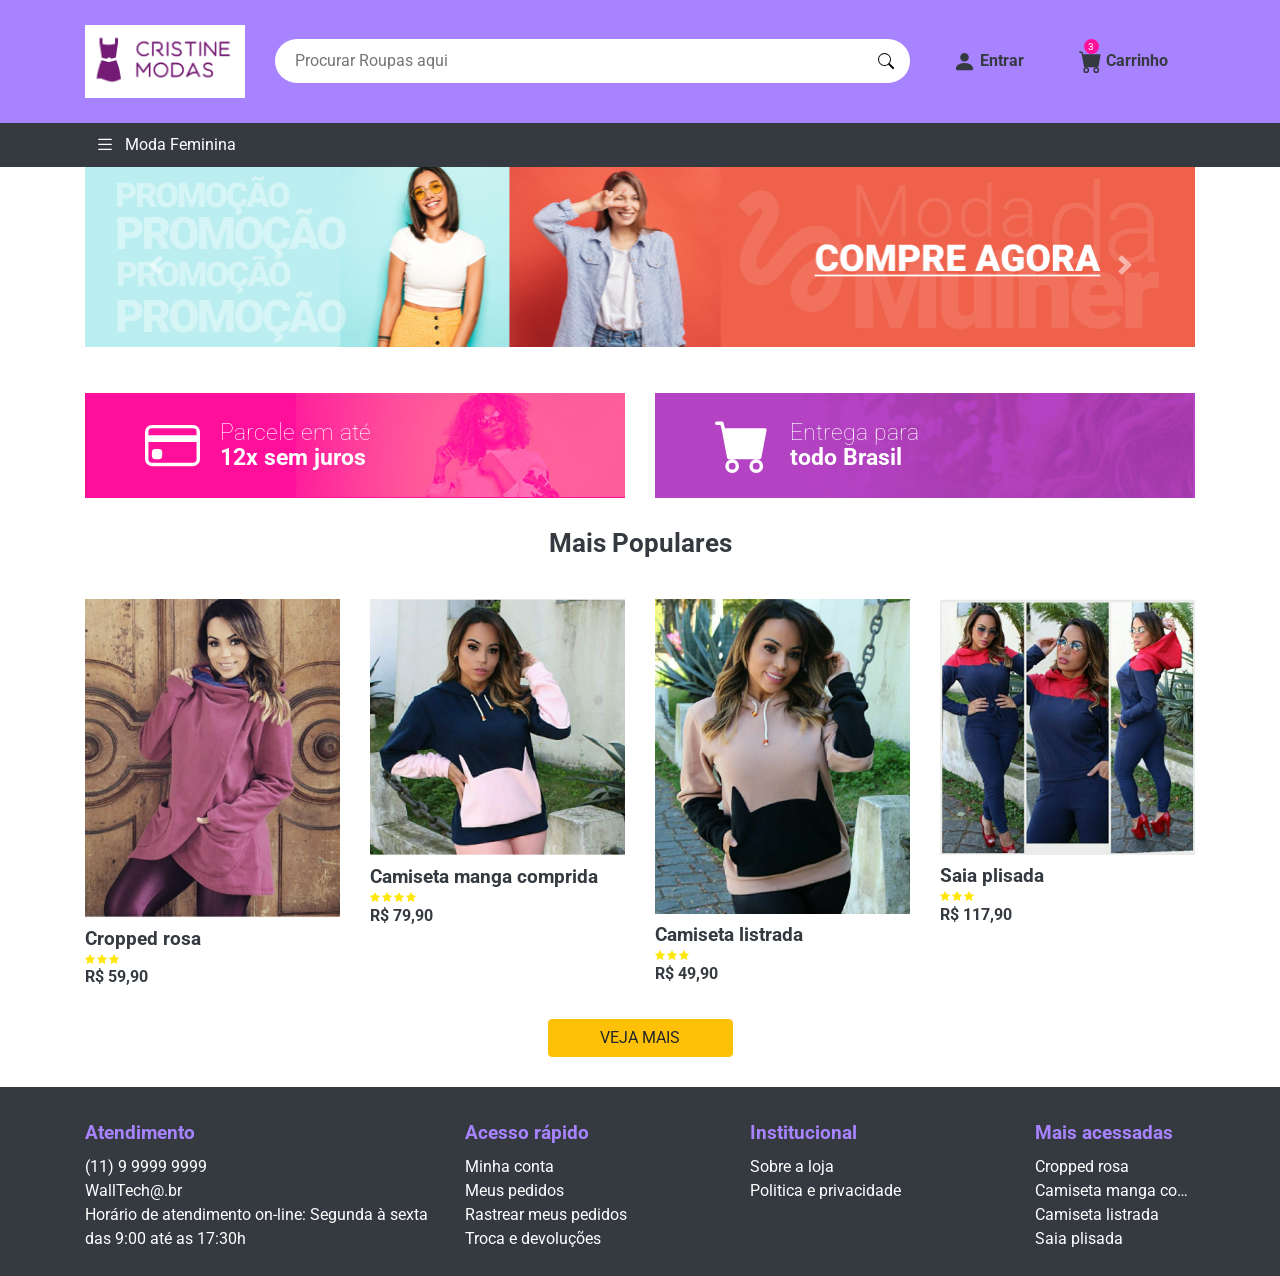
<file: index.html>
<!DOCTYPE html>
<html lang="pt-br">

<head>
  <meta charset="UTF-8">
  <meta name="viewport" content="width=device-width, initial-scale=1.0">

  <title>Wall Tech</title>

  <!-- Favicons -->
  <meta name="msapplication-TileColor" content="#FFC107">
  <meta name="msapplication-TileImage" content="./assets/images/favicons/ms-icon-144x144.png">
  <meta name="theme-color" content="#FFC107">
  <!-- end Favicons -->

  <!-- Css -->
  <link rel="stylesheet" href="./assets/css/style.css">
</head>

<body>

  <!-- header -->
  <header class="container-fluid">
    <!-- container -->
    <section class="container">
      <!-- row -->
      <article class="row d-flex align-items-center">

        <!-- logo -->
        <a href="" class="col-md-2 d-flex justify-content-center">
          <img src="./assets/images/favico.png" class="img-fluid" alt="Logo da empresa - Moda da Mulher">
        </a>

        <!-- buscador -->
        <form action="#" class="col-md-7 d-flex align-items-center">
          <input type="text" name="name" placeholder="Procurar Roupas aqui">

          <button class="d-flex align-items-center">
            <svg width="1em" height="1em" viewBox="0 0 16 16" class="bi bi-search" fill="currentColor"
              xmlns="http://www.w3.org/2000/svg">
              <path fill-rule="evenodd"
                d="M10.442 10.442a1 1 0 0 1 1.415 0l3.85 3.85a1 1 0 0 1-1.414 1.415l-3.85-3.85a1 1 0 0 1 0-1.415z" />
              <path fill-rule="evenodd"
                d="M6.5 12a5.5 5.5 0 1 0 0-11 5.5 5.5 0 0 0 0 11zM13 6.5a6.5 6.5 0 1 1-13 0 6.5 6.5 0 0 1 13 0z" />
            </svg>
          </button>
        </form>

        <!-- administrativo do cliente -->
        <ul class="col-md-3 nav d-flex align-items-center justify-content-around">
          <li class="nav-item">
            <a href="#">
              <svg width="1em" height="1em" viewBox="0 0 16 16" class="bi bi-person-fill" fill="currentColor"
                xmlns="http://www.w3.org/2000/svg">
                <path fill-rule="evenodd"
                  d="M3 14s-1 0-1-1 1-4 6-4 6 3 6 4-1 1-1 1H3zm5-6a3 3 0 1 0 0-6 3 3 0 0 0 0 6z" />
              </svg>

              Entrar
            </a>
          </li>

          <li class="nav-item">
            <span class="notificacao d-flex align-items-center justify-content-center">3</span>
            <a href="#">
              <svg width="1em" height="1em" viewBox="0 0 16 16" class="bi bi-cart-fill" fill="currentColor"
                xmlns="http://www.w3.org/2000/svg">
                <path fill-rule="evenodd"
                  d="M0 1.5A.5.5 0 0 1 .5 1H2a.5.5 0 0 1 .485.379L2.89 3H14.5a.5.5 0 0 1 .491.592l-1.5 8A.5.5 0 0 1 13 12H4a.5.5 0 0 1-.491-.408L2.01 3.607 1.61 2H.5a.5.5 0 0 1-.5-.5zM5 12a2 2 0 1 0 0 4 2 2 0 0 0 0-4zm7 0a2 2 0 1 0 0 4 2 2 0 0 0 0-4zm-7 1a1 1 0 1 0 0 2 1 1 0 0 0 0-2zm7 0a1 1 0 1 0 0 2 1 1 0 0 0 0-2z" />
              </svg>
              Carrinho
            </a>
          </li>
        </ul>
        <!-- end administrativo do cliente -->

      </article>
      <!-- row -->
    </section>
    <!-- end container -->
  </header>
  <!-- end header -->

  <!-- menu do site -->
  <nav class="container-fluid nav-produtos">
    <!-- container -->
    <section class="container">
      <!-- menu -->
      <ul class="nav">
        <!-- lista de itens -->
        <li class="col-xl-2 col-lg-3 col-md-12 nav-item d-flex align-items-center">
          <svg width="1em" height="1em" viewBox="0 0 16 16" class="bi bi-list" fill="currentColor"
            xmlns="http://www.w3.org/2000/svg">
            <path fill-rule="evenodd"
              d="M2.5 11.5A.5.5 0 0 1 3 11h10a.5.5 0 0 1 0 1H3a.5.5 0 0 1-.5-.5zm0-4A.5.5 0 0 1 3 7h10a.5.5 0 0 1 0 1H3a.5.5 0 0 1-.5-.5zm0-4A.5.5 0 0 1 3 3h10a.5.5 0 0 1 0 1H3a.5.5 0 0 1-.5-.5z" />
          </svg>
          Moda Feminina

          <!-- submenu -->
          <ul class="nav flex-column">
            <li class="nav-item">
              <a href="log1.html">
                <a href="select_menu.html">Lançamentos</a>
              </a>
            </li>

            <li class="nav-item">
              <a href="#">
                <a href="select_menu2.html">Plus Size</a>
              </a>
            </li>

            <li class="nav-item">
              <a href="#">
                <a href="select_menu3.html">Moda Praia</a>
              </a>
            </li>
          <!-- end submenu -->
        </li>

    </section>
  </nav>
  <!-- main -->
  <main>
    <!-- banners promocionais rotativos  -->
    <section id="banners-promocionais" class="container carousel slide" data-ride="carousel">
      <!-- imagens -->
      <article class="carousel-inner">
        <figure class="carousel-item active">
          <img src="./assets/images/banner-1.jpg" class="d-block w-100" alt="Banner Promocional lançamento verão">
        </figure>

        <figure class="carousel-item">
          <img src="./assets/images/banner-2.jpg" class="d-block w-100" alt="Banner Promocional diversos itens da loja">
        </figure>
      </article>

      <!-- prev -->
      <a class="carousel-control-prev" href="#banners-promocionais" role="button" data-slide="prev">
        <span class="carousel-control-prev-icon" aria-hidden="true"></span>
        <span class="sr-only">Previous</span>
      </a>
      <!-- next -->
      <a class="carousel-control-next" href="#banners-promocionais" role="button" data-slide="next">
        <span class="carousel-control-next-icon" aria-hidden="true"></span>
        <span class="sr-only">Next</span>
      </a>
    </section>
    <!-- banners promocionais rotativos  -->

    <!-- banners promocionais com 6 colunas -->
    <section class="container banners-promocionais-statico">
      <!-- row -->
      <section class="row">
        <!-- banner -->
        <article class="col-md-6">
          <div class="banners-promocionais-statico-12x d-flex align-items-center">
            <svg width="1em" height="1em" viewBox="0 0 16 16" class="bi bi-credit-card" fill="currentColor"
              xmlns="http://www.w3.org/2000/svg">
              <path fill-rule="evenodd"
                d="M0 4a2 2 0 0 1 2-2h12a2 2 0 0 1 2 2v8a2 2 0 0 1-2 2H2a2 2 0 0 1-2-2V4zm2-1a1 1 0 0 0-1 1v1h14V4a1 1 0 0 0-1-1H2zm13 4H1v5a1 1 0 0 0 1 1h12a1 1 0 0 0 1-1V7z" />
              <path d="M2 10a1 1 0 0 1 1-1h1a1 1 0 0 1 1 1v1a1 1 0 0 1-1 1H3a1 1 0 0 1-1-1v-1z" />
            </svg>

            <p>
              Parcele em até<br>
              <strong>12x sem juros</strong>
            </p>
          </div>
        </article>

        <!-- banner -->
        <article class="col-md-6">
          <div class="banners-promocionais-statico-todo-br d-flex align-items-center">
            <svg width="1em" height="1em" viewBox="0 0 16 16" class="bi bi-cart-fill" fill="currentColor"
              xmlns="http://www.w3.org/2000/svg">
              <path fill-rule="evenodd"
                d="M0 1.5A.5.5 0 0 1 .5 1H2a.5.5 0 0 1 .485.379L2.89 3H14.5a.5.5 0 0 1 .491.592l-1.5 8A.5.5 0 0 1 13 12H4a.5.5 0 0 1-.491-.408L2.01 3.607 1.61 2H.5a.5.5 0 0 1-.5-.5zM5 12a2 2 0 1 0 0 4 2 2 0 0 0 0-4zm7 0a2 2 0 1 0 0 4 2 2 0 0 0 0-4zm-7 1a1 1 0 1 0 0 2 1 1 0 0 0 0-2zm7 0a1 1 0 1 0 0 2 1 1 0 0 0 0-2z" />
            </svg>
            <p>
              Entrega para<br>
              <strong>todo Brasil</strong>
            </p>
          </div>
        </article>
      </section>
    </section>
    <!-- end banners promocionais com 6 colunas -->
    <!-- container produtos -->
    <section class="container produtos">
      <!-- title -->
      <h1 class="text-center">Mais Populares</h1>

      <!-- listagem dos produto s -->
      <article class="row">

        <!-- produtos -->
        <a href="log1.html" class="produtos-container col-md-3">
          <!-- imagem do produto -->
          <img src="./assets/images/Modelo_WallTech/Modelo_1.jpeg" class="img-fluid" alt="Cropped rosa">

          <!-- itens do produto -->
          <article class="produtos-itens">
            <!-- title produto -->
            <h2>Cropped rosa</h2>

            <!-- stars -->
            <div class="produtos-stars">
              <svg width="1em" height="1em" viewBox="0 0 16 16" class="bi bi-star-fill" fill="currentColor"
                xmlns="http://www.w3.org/2000/svg">
                <path
                  d="M3.612 15.443c-.386.198-.824-.149-.746-.592l.83-4.73L.173 6.765c-.329-.314-.158-.888.283-.95l4.898-.696L7.538.792c.197-.39.73-.39.927 0l2.184 4.327 4.898.696c.441.062.612.636.283.95l-3.523 3.356.83 4.73c.078.443-.36.79-.746.592L8 13.187l-4.389 2.256z" />
              </svg>

              <svg width="1em" height="1em" viewBox="0 0 16 16" class="bi bi-star-fill" fill="currentColor"
                xmlns="http://www.w3.org/2000/svg">
                <path
                  d="M3.612 15.443c-.386.198-.824-.149-.746-.592l.83-4.73L.173 6.765c-.329-.314-.158-.888.283-.95l4.898-.696L7.538.792c.197-.39.73-.39.927 0l2.184 4.327 4.898.696c.441.062.612.636.283.95l-3.523 3.356.83 4.73c.078.443-.36.79-.746.592L8 13.187l-4.389 2.256z" />
              </svg>

              <svg width="1em" height="1em" viewBox="0 0 16 16" class="bi bi-star-fill" fill="currentColor"
                xmlns="http://www.w3.org/2000/svg">
                <path
                  d="M3.612 15.443c-.386.198-.824-.149-.746-.592l.83-4.73L.173 6.765c-.329-.314-.158-.888.283-.95l4.898-.696L7.538.792c.197-.39.73-.39.927 0l2.184 4.327 4.898.696c.441.062.612.636.283.95l-3.523 3.356.83 4.73c.078.443-.36.79-.746.592L8 13.187l-4.389 2.256z" />
              </svg>
            </div>

            <!-- preco -->
            <strong class="produtos-preco">
              R$ 59,90
            </strong>
          </article>
          <!-- end itens do produto -->
        </a>
        <!-- end produtos -->

        <!-- produtos -->
        <a href="log2.html" class="produtos-container col-md-3">
          <!-- imagem do produto -->
          <img src="./assets/images/Modelo_WallTech/Modelo_2.jpeg" class="img-fluid" alt="Camiseta manga comprida">

          <!-- itens do produto -->
          <article class="produtos-itens">
            <!-- title produto -->
            <h2>Camiseta manga comprida</h2>

            <!-- stars -->
            <div class="produtos-stars">
              <svg width="1em" height="1em" viewBox="0 0 16 16" class="bi bi-star-fill" fill="currentColor"
                xmlns="http://www.w3.org/2000/svg">
                <path
                  d="M3.612 15.443c-.386.198-.824-.149-.746-.592l.83-4.73L.173 6.765c-.329-.314-.158-.888.283-.95l4.898-.696L7.538.792c.197-.39.73-.39.927 0l2.184 4.327 4.898.696c.441.062.612.636.283.95l-3.523 3.356.83 4.73c.078.443-.36.79-.746.592L8 13.187l-4.389 2.256z" />
              </svg>

              <svg width="1em" height="1em" viewBox="0 0 16 16" class="bi bi-star-fill" fill="currentColor"
                xmlns="http://www.w3.org/2000/svg">
                <path
                  d="M3.612 15.443c-.386.198-.824-.149-.746-.592l.83-4.73L.173 6.765c-.329-.314-.158-.888.283-.95l4.898-.696L7.538.792c.197-.39.73-.39.927 0l2.184 4.327 4.898.696c.441.062.612.636.283.95l-3.523 3.356.83 4.73c.078.443-.36.79-.746.592L8 13.187l-4.389 2.256z" />
              </svg>

              <svg width="1em" height="1em" viewBox="0 0 16 16" class="bi bi-star-fill" fill="currentColor"
                xmlns="http://www.w3.org/2000/svg">
                <path
                  d="M3.612 15.443c-.386.198-.824-.149-.746-.592l.83-4.73L.173 6.765c-.329-.314-.158-.888.283-.95l4.898-.696L7.538.792c.197-.39.73-.39.927 0l2.184 4.327 4.898.696c.441.062.612.636.283.95l-3.523 3.356.83 4.73c.078.443-.36.79-.746.592L8 13.187l-4.389 2.256z" />
              </svg>

              <svg width="1em" height="1em" viewBox="0 0 16 16" class="bi bi-star-fill" fill="currentColor"
                xmlns="http://www.w3.org/2000/svg">
                <path
                  d="M3.612 15.443c-.386.198-.824-.149-.746-.592l.83-4.73L.173 6.765c-.329-.314-.158-.888.283-.95l4.898-.696L7.538.792c.197-.39.73-.39.927 0l2.184 4.327 4.898.696c.441.062.612.636.283.95l-3.523 3.356.83 4.73c.078.443-.36.79-.746.592L8 13.187l-4.389 2.256z" />
              </svg>
            </div>

            <!-- preco -->
            <strong class="produtos-preco">
              R$ 79,90
            </strong>
          </article>
          <!-- end itens do produto -->
        </a>
        <!-- end produtos -->

        <!-- produtos -->
        <a href="log3.html" class="produtos-container col-md-3">
          <!-- imagem do produto -->
          <img src="./assets/images/Modelo_WallTech/Modelo_3.jpeg" class="img-fluid" alt="Camiseta listrada">

          <!-- itens do produto -->
          <article class="produtos-itens">
            <!-- title produto -->
            <h2>Camiseta listrada</h2>

            <!-- stars -->
            <div class="produtos-stars">
              <svg width="1em" height="1em" viewBox="0 0 16 16" class="bi bi-star-fill" fill="currentColor"
                xmlns="http://www.w3.org/2000/svg">
                <path
                  d="M3.612 15.443c-.386.198-.824-.149-.746-.592l.83-4.73L.173 6.765c-.329-.314-.158-.888.283-.95l4.898-.696L7.538.792c.197-.39.73-.39.927 0l2.184 4.327 4.898.696c.441.062.612.636.283.95l-3.523 3.356.83 4.73c.078.443-.36.79-.746.592L8 13.187l-4.389 2.256z" />
              </svg>

              <svg width="1em" height="1em" viewBox="0 0 16 16" class="bi bi-star-fill" fill="currentColor"
                xmlns="http://www.w3.org/2000/svg">
                <path
                  d="M3.612 15.443c-.386.198-.824-.149-.746-.592l.83-4.73L.173 6.765c-.329-.314-.158-.888.283-.95l4.898-.696L7.538.792c.197-.39.73-.39.927 0l2.184 4.327 4.898.696c.441.062.612.636.283.95l-3.523 3.356.83 4.73c.078.443-.36.79-.746.592L8 13.187l-4.389 2.256z" />
              </svg>

              <svg width="1em" height="1em" viewBox="0 0 16 16" class="bi bi-star-fill" fill="currentColor"
                xmlns="http://www.w3.org/2000/svg">
                <path
                  d="M3.612 15.443c-.386.198-.824-.149-.746-.592l.83-4.73L.173 6.765c-.329-.314-.158-.888.283-.95l4.898-.696L7.538.792c.197-.39.73-.39.927 0l2.184 4.327 4.898.696c.441.062.612.636.283.95l-3.523 3.356.83 4.73c.078.443-.36.79-.746.592L8 13.187l-4.389 2.256z" />
              </svg>
            </div>

            <!-- preco -->
            <strong class="produtos-preco">
              R$ 49,90
            </strong>
          </article>
          <!-- end itens do produto -->
        </a>
        <!-- end produtos -->

        <!-- produtos -->
        <a href="log4.html" class="produtos-container col-md-3">
          <!-- imagem do produto -->
          <img src="./assets/images/Modelo_WallTech/Modelo_4.jpeg" class="img-fluid" alt="Saia plisada">

          <!-- itens do produto -->
          <article class="produtos-itens">
            <!-- title produto -->
            <h2>Saia plisada</h2>

            <!-- stars -->
            <div class="produtos-stars">
              <svg width="1em" height="1em" viewBox="0 0 16 16" class="bi bi-star-fill" fill="currentColor"
                xmlns="http://www.w3.org/2000/svg">
                <path
                  d="M3.612 15.443c-.386.198-.824-.149-.746-.592l.83-4.73L.173 6.765c-.329-.314-.158-.888.283-.95l4.898-.696L7.538.792c.197-.39.73-.39.927 0l2.184 4.327 4.898.696c.441.062.612.636.283.95l-3.523 3.356.83 4.73c.078.443-.36.79-.746.592L8 13.187l-4.389 2.256z" />
              </svg>

              <svg width="1em" height="1em" viewBox="0 0 16 16" class="bi bi-star-fill" fill="currentColor"
                xmlns="http://www.w3.org/2000/svg">
                <path
                  d="M3.612 15.443c-.386.198-.824-.149-.746-.592l.83-4.73L.173 6.765c-.329-.314-.158-.888.283-.95l4.898-.696L7.538.792c.197-.39.73-.39.927 0l2.184 4.327 4.898.696c.441.062.612.636.283.95l-3.523 3.356.83 4.73c.078.443-.36.79-.746.592L8 13.187l-4.389 2.256z" />
              </svg>

              <svg width="1em" height="1em" viewBox="0 0 16 16" class="bi bi-star-fill" fill="currentColor"
                xmlns="http://www.w3.org/2000/svg">
                <path
                  d="M3.612 15.443c-.386.198-.824-.149-.746-.592l.83-4.73L.173 6.765c-.329-.314-.158-.888.283-.95l4.898-.696L7.538.792c.197-.39.73-.39.927 0l2.184 4.327 4.898.696c.441.062.612.636.283.95l-3.523 3.356.83 4.73c.078.443-.36.79-.746.592L8 13.187l-4.389 2.256z" />
              </svg>
            </div>

            <!-- preco -->
            <strong class="produtos-preco">
              R$ 117,90
            </strong>
          </article>
          <!-- end itens do produto -->
        </a>
        <!-- end produtos -->

      </article>
      <!-- listagem dos produtos -->

      <div class="d-flex justify-content-center">
        <a href="./camisetas.html" class="btn btn-warning col-md-2">VEJA MAIS</a>
      </div>
    </section>
    <!-- end container produtos -->
  </main>
  <!-- end main -->

  <!-- Footer -->
  <footer class="container-fluid">
    <!-- container -->
    <section class="container">
      <!-- menus -->
      <section class="row">
        <!-- atendimento -->
        <article class="col-md-4">
          <h4>
            Atendimento
          </h4>
          <!-- links -->
          <ul class="nav flex-column">
            <li class="nav-item">
              <a href="tel:+5511999999999">(11) 9 9999 9999</a>
            </li>

            <li class="nav-item">
              <a href="mailto:contato@sualoja.com.br">WallTech@.br</a>
            </li>

            <li class="nav-item">
              Horário de atendimento on-line: Segunda à sexta das 9:00 até as 17:30h
            </li>
          </ul>
        </article>
        <!-- end atendimento -->

        <!-- acesso rápido -->
        <article class="col-md-3">
          <h4>
            Acesso rápido
          </h4>
          <!-- links -->
          <ul class="nav flex-column">
            <li class="nav-item">
              <a href="#">Minha conta</a>
            </li>

            <li class="nav-item">
              <a href="#">Meus pedidos</a>
            </li>

            <li class="nav-item">
              <a href="#">Rastrear meus pedidos</a>
            </li>

            <li class="nav-item">
              <a href="#">Troca e devoluções</a>
            </li>
          </ul>
        </article>
        <!-- end acesso rápido -->

        <!-- institucional -->
        <article class="col-md-3">
          <h4>
            Institucional
          </h4>
          <!-- links -->
          <ul class="nav flex-column">
            <li class="nav-item">
              <a href="#">Sobre a loja</a>
            </li>

            <li class="nav-item">
              <a href="#">Politica e privacidade</a>
            </li>
          </ul>
        </article>
        <!-- end institucional -->

        <!-- mais acessadas -->
        <article class="col-md-2">
          <h4>
            Mais acessadas
          </h4>
          <!-- links -->
          <ul class="nav flex-column">
            <li class="nav-item">
              <a href="#">Cropped rosa</a>
            </li>

            <li class="nav-item ellipsis">
              <a href="#">Camiseta manga comprida</a>
            </li>

            <li class="nav-item">
              <a href="#">Camiseta listrada</a>
            </li>

            <li class="nav-item">
              <a href="#">Saia plisada</a>
            </li>
          </ul>
        </article>
        <!-- end mais acessadas -->
      </section>
      <!-- end menus -->
    </section>
    <!-- end container -->

  </footer>
  <!-- end Footer-->

  <!-- Arquivos Bootstrap -->
  <script src="./assets/js/jquery.js"></script>
  <script src="./assets/js/popper.js"></script>
  <script src="./assets/js/bootstrap.js"></script>
</body>

</html>
</file>
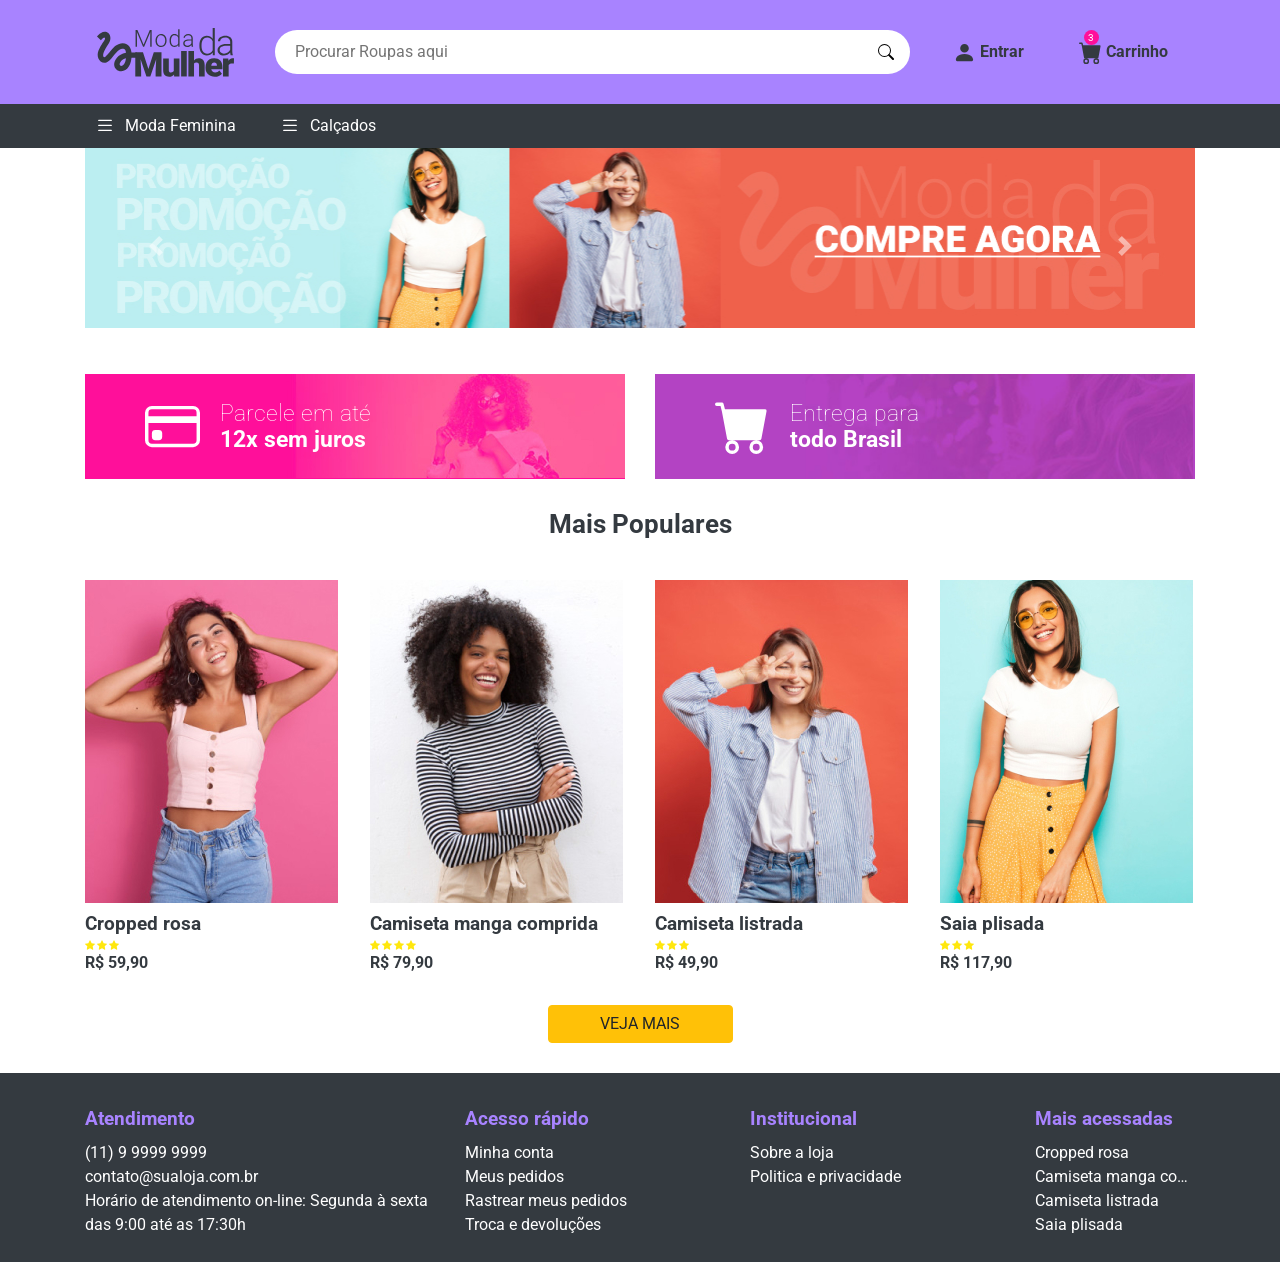
<file: Curso_Tcc/index.html>
<!DOCTYPE html>
<html lang="pt-br">

<head>
  <meta charset="UTF-8">
  <meta name="viewport" content="width=device-width, initial-scale=1.0">

  <title>Loja Virtual</title>

  <!-- Favicons -->
  <link rel="apple-touch-icon" sizes="57x57" href="./assets/images/favicons/apple-icon-57x57.png">
  <link rel="apple-touch-icon" sizes="60x60" href="./assets/images/favicons/apple-icon-60x60.png">
  <link rel="apple-touch-icon" sizes="72x72" href="./assets/images/favicons/apple-icon-72x72.png">
  <link rel="apple-touch-icon" sizes="76x76" href="./assets/images/favicons/apple-icon-76x76.png">
  <link rel="apple-touch-icon" sizes="114x114" href="./assets/images/favicons/apple-icon-114x114.png">
  <link rel="apple-touch-icon" sizes="120x120" href="./assets/images/favicons/apple-icon-120x120.png">
  <link rel="apple-touch-icon" sizes="144x144" href="./assets/images/favicons/apple-icon-144x144.png">
  <link rel="apple-touch-icon" sizes="152x152" href="./assets/images/favicons/apple-icon-152x152.png">
  <link rel="apple-touch-icon" sizes="180x180" href="./assets/images/favicons/apple-icon-180x180.png">
  <link rel="icon" type="image/png" sizes="192x192" href="./assets/images/favicons/android-icon-192x192.png">
  <link rel="icon" type="image/png" sizes="32x32" href="./assets/images/favicons/favicon-32x32.png">
  <link rel="icon" type="image/png" sizes="96x96" href="./assets/images/favicons/favicon-96x96.png">
  <link rel="icon" type="image/png" sizes="16x16" href="./assets/images/favicons/favicon-16x16.png">
  <link rel="manifest" href="./assets/images/favicons/manifest.json">
  <meta name="msapplication-TileColor" content="#FFC107">
  <meta name="msapplication-TileImage" content="./assets/images/favicons/ms-icon-144x144.png">
  <meta name="theme-color" content="#FFC107">
  <!-- end Favicons -->

  <!-- Css -->
  <link rel="stylesheet" href="./assets/css/style.css">
</head>

<body>

  <!-- header -->
  <header class="container-fluid">
    <!-- container -->
    <section class="container">
      <!-- row -->
      <article class="row d-flex align-items-center">

        <!-- logo -->
        <a href="./" class="col-md-2 d-flex justify-content-center">
          <img src="./assets/images/logo.svg" class="img-fluid" alt="Logo da empresa - Moda da Mulher">
        </a>

        <!-- buscador -->
        <form action="#" class="col-md-7 d-flex align-items-center">
          <input type="text" name="name" placeholder="Procurar Roupas aqui">

          <button class="d-flex align-items-center">
            <svg width="1em" height="1em" viewBox="0 0 16 16" class="bi bi-search" fill="currentColor"
              xmlns="http://www.w3.org/2000/svg">
              <path fill-rule="evenodd"
                d="M10.442 10.442a1 1 0 0 1 1.415 0l3.85 3.85a1 1 0 0 1-1.414 1.415l-3.85-3.85a1 1 0 0 1 0-1.415z" />
              <path fill-rule="evenodd"
                d="M6.5 12a5.5 5.5 0 1 0 0-11 5.5 5.5 0 0 0 0 11zM13 6.5a6.5 6.5 0 1 1-13 0 6.5 6.5 0 0 1 13 0z" />
            </svg>
          </button>
        </form>

        <!-- administrativo do cliente -->
        <ul class="col-md-3 nav d-flex align-items-center justify-content-around">
          <li class="nav-item">
            <a href="#">
              <svg width="1em" height="1em" viewBox="0 0 16 16" class="bi bi-person-fill" fill="currentColor"
                xmlns="http://www.w3.org/2000/svg">
                <path fill-rule="evenodd"
                  d="M3 14s-1 0-1-1 1-4 6-4 6 3 6 4-1 1-1 1H3zm5-6a3 3 0 1 0 0-6 3 3 0 0 0 0 6z" />
              </svg>

              Entrar
            </a>
          </li>

          <li class="nav-item">
            <span class="notificacao d-flex align-items-center justify-content-center">3</span>
            <a href="#">
              <svg width="1em" height="1em" viewBox="0 0 16 16" class="bi bi-cart-fill" fill="currentColor"
                xmlns="http://www.w3.org/2000/svg">
                <path fill-rule="evenodd"
                  d="M0 1.5A.5.5 0 0 1 .5 1H2a.5.5 0 0 1 .485.379L2.89 3H14.5a.5.5 0 0 1 .491.592l-1.5 8A.5.5 0 0 1 13 12H4a.5.5 0 0 1-.491-.408L2.01 3.607 1.61 2H.5a.5.5 0 0 1-.5-.5zM5 12a2 2 0 1 0 0 4 2 2 0 0 0 0-4zm7 0a2 2 0 1 0 0 4 2 2 0 0 0 0-4zm-7 1a1 1 0 1 0 0 2 1 1 0 0 0 0-2zm7 0a1 1 0 1 0 0 2 1 1 0 0 0 0-2z" />
              </svg>
              Carrinho
            </a>
          </li>
        </ul>
        <!-- end administrativo do cliente -->

      </article>
      <!-- row -->
    </section>
    <!-- end container -->
  </header>
  <!-- end header -->

  <!-- menu do site -->
  <nav class="container-fluid nav-produtos">
    <!-- container -->
    <section class="container">
      <!-- menu -->
      <ul class="nav">
        <!-- lista de itens -->
        <li class="col-xl-2 col-lg-3 col-md-12 nav-item d-flex align-items-center">
          <svg width="1em" height="1em" viewBox="0 0 16 16" class="bi bi-list" fill="currentColor"
            xmlns="http://www.w3.org/2000/svg">
            <path fill-rule="evenodd"
              d="M2.5 11.5A.5.5 0 0 1 3 11h10a.5.5 0 0 1 0 1H3a.5.5 0 0 1-.5-.5zm0-4A.5.5 0 0 1 3 7h10a.5.5 0 0 1 0 1H3a.5.5 0 0 1-.5-.5zm0-4A.5.5 0 0 1 3 3h10a.5.5 0 0 1 0 1H3a.5.5 0 0 1-.5-.5z" />
          </svg>
          Moda Feminina

          <!-- submenu -->
          <ul class="nav flex-column">
            <li class="nav-item">
              <a href="#">
                Lançamentos
              </a>
            </li>

            <li class="nav-item">
              <a href="#">
                Plus Size
              </a>
            </li>

            <li class="nav-item">
              <a href="#">
                Moda Praia
              </a>
            </li>

            <li class="nav-item">
              <a href="#">
                Acessórios
              </a>
            </li>

            <li class="nav-item">
              <a href="#">
                Promoção
              </a>
            </li>
          </ul>
          <!-- end submenu -->
        </li>

        <!-- lista de itens -->
        <li class="col-xl-2 col-lg-3 col-md-12 nav-item d-flex align-items-center">
          <svg width="1em" height="1em" viewBox="0 0 16 16" class="bi bi-list" fill="currentColor"
            xmlns="http://www.w3.org/2000/svg">
            <path fill-rule="evenodd"
              d="M2.5 11.5A.5.5 0 0 1 3 11h10a.5.5 0 0 1 0 1H3a.5.5 0 0 1-.5-.5zm0-4A.5.5 0 0 1 3 7h10a.5.5 0 0 1 0 1H3a.5.5 0 0 1-.5-.5zm0-4A.5.5 0 0 1 3 3h10a.5.5 0 0 1 0 1H3a.5.5 0 0 1-.5-.5z" />
          </svg>
          Calçados
        </li>
      </ul>
      <!-- menu -->
    </section>
    <!-- end container -->
  </nav>
  <!-- end menu do site -->

  <!-- main -->
  <main>
    <!-- banners promocionais rotativos  -->
    <section id="banners-promocionais" class="container carousel slide" data-ride="carousel">
      <!-- imagens -->
      <article class="carousel-inner">
        <figure class="carousel-item active">
          <img src="./assets/images/banner-1.jpg" class="d-block w-100" alt="Banner Promocional lançamento verão">
        </figure>

        <figure class="carousel-item">
          <img src="./assets/images/banner-2.jpg" class="d-block w-100" alt="Banner Promocional diversos itens da loja">
        </figure>
      </article>

      <!-- prev -->
      <a class="carousel-control-prev" href="#banners-promocionais" role="button" data-slide="prev">
        <span class="carousel-control-prev-icon" aria-hidden="true"></span>
        <span class="sr-only">Previous</span>
      </a>
      <!-- next -->
      <a class="carousel-control-next" href="#banners-promocionais" role="button" data-slide="next">
        <span class="carousel-control-next-icon" aria-hidden="true"></span>
        <span class="sr-only">Next</span>
      </a>
    </section>
    <!-- banners promocionais rotativos  -->

    <!-- banners promocionais com 6 colunas -->
    <section class="container banners-promocionais-statico">
      <!-- row -->
      <section class="row">
        <!-- banner -->
        <article class="col-md-6">
          <div class="banners-promocionais-statico-12x d-flex align-items-center">
            <svg width="1em" height="1em" viewBox="0 0 16 16" class="bi bi-credit-card" fill="currentColor"
              xmlns="http://www.w3.org/2000/svg">
              <path fill-rule="evenodd"
                d="M0 4a2 2 0 0 1 2-2h12a2 2 0 0 1 2 2v8a2 2 0 0 1-2 2H2a2 2 0 0 1-2-2V4zm2-1a1 1 0 0 0-1 1v1h14V4a1 1 0 0 0-1-1H2zm13 4H1v5a1 1 0 0 0 1 1h12a1 1 0 0 0 1-1V7z" />
              <path d="M2 10a1 1 0 0 1 1-1h1a1 1 0 0 1 1 1v1a1 1 0 0 1-1 1H3a1 1 0 0 1-1-1v-1z" />
            </svg>

            <p>
              Parcele em até<br>
              <strong>12x sem juros</strong>
            </p>
          </div>
        </article>

        <!-- banner -->
        <article class="col-md-6">
          <div class="banners-promocionais-statico-todo-br d-flex align-items-center">
            <svg width="1em" height="1em" viewBox="0 0 16 16" class="bi bi-cart-fill" fill="currentColor"
              xmlns="http://www.w3.org/2000/svg">
              <path fill-rule="evenodd"
                d="M0 1.5A.5.5 0 0 1 .5 1H2a.5.5 0 0 1 .485.379L2.89 3H14.5a.5.5 0 0 1 .491.592l-1.5 8A.5.5 0 0 1 13 12H4a.5.5 0 0 1-.491-.408L2.01 3.607 1.61 2H.5a.5.5 0 0 1-.5-.5zM5 12a2 2 0 1 0 0 4 2 2 0 0 0 0-4zm7 0a2 2 0 1 0 0 4 2 2 0 0 0 0-4zm-7 1a1 1 0 1 0 0 2 1 1 0 0 0 0-2zm7 0a1 1 0 1 0 0 2 1 1 0 0 0 0-2z" />
            </svg>
            <p>
              Entrega para<br>
              <strong>todo Brasil</strong>
            </p>
          </div>
        </article>
      </section>
      <!-- end row -->
    </section>
    <!-- end banners promocionais com 6 colunas -->

    <!-- container produtos -->
    <section class="container produtos">
      <!-- title -->
      <h1 class="text-center">Mais Populares</h1>

      <!-- listagem dos produto s -->
      <article class="row">

        <!-- produtos -->
        <a href="#" class="produtos-container col-md-3">
          <!-- imagem do produto -->
          <img src="./assets/images/cropped-rosa.jpg" class="img-fluid" alt="Cropped rosa">

          <!-- itens do produto -->
          <article class="produtos-itens">
            <!-- title produto -->
            <h2>Cropped rosa</h2>

            <!-- stars -->
            <div class="produtos-stars">
              <svg width="1em" height="1em" viewBox="0 0 16 16" class="bi bi-star-fill" fill="currentColor"
                xmlns="http://www.w3.org/2000/svg">
                <path
                  d="M3.612 15.443c-.386.198-.824-.149-.746-.592l.83-4.73L.173 6.765c-.329-.314-.158-.888.283-.95l4.898-.696L7.538.792c.197-.39.73-.39.927 0l2.184 4.327 4.898.696c.441.062.612.636.283.95l-3.523 3.356.83 4.73c.078.443-.36.79-.746.592L8 13.187l-4.389 2.256z" />
              </svg>

              <svg width="1em" height="1em" viewBox="0 0 16 16" class="bi bi-star-fill" fill="currentColor"
                xmlns="http://www.w3.org/2000/svg">
                <path
                  d="M3.612 15.443c-.386.198-.824-.149-.746-.592l.83-4.73L.173 6.765c-.329-.314-.158-.888.283-.95l4.898-.696L7.538.792c.197-.39.73-.39.927 0l2.184 4.327 4.898.696c.441.062.612.636.283.95l-3.523 3.356.83 4.73c.078.443-.36.79-.746.592L8 13.187l-4.389 2.256z" />
              </svg>

              <svg width="1em" height="1em" viewBox="0 0 16 16" class="bi bi-star-fill" fill="currentColor"
                xmlns="http://www.w3.org/2000/svg">
                <path
                  d="M3.612 15.443c-.386.198-.824-.149-.746-.592l.83-4.73L.173 6.765c-.329-.314-.158-.888.283-.95l4.898-.696L7.538.792c.197-.39.73-.39.927 0l2.184 4.327 4.898.696c.441.062.612.636.283.95l-3.523 3.356.83 4.73c.078.443-.36.79-.746.592L8 13.187l-4.389 2.256z" />
              </svg>
            </div>

            <!-- preco -->
            <strong class="produtos-preco">
              R$ 59,90
            </strong>
          </article>
          <!-- end itens do produto -->
        </a>
        <!-- end produtos -->

        <!-- produtos -->
        <a href="./produto-camiseta-manga-comprida.html" class="produtos-container col-md-3">
          <!-- imagem do produto -->
          <img src="./assets/images/camiseta-manga-comprida.jpg" class="img-fluid" alt="Camiseta manga comprida">

          <!-- itens do produto -->
          <article class="produtos-itens">
            <!-- title produto -->
            <h2>Camiseta manga comprida</h2>

            <!-- stars -->
            <div class="produtos-stars">
              <svg width="1em" height="1em" viewBox="0 0 16 16" class="bi bi-star-fill" fill="currentColor"
                xmlns="http://www.w3.org/2000/svg">
                <path
                  d="M3.612 15.443c-.386.198-.824-.149-.746-.592l.83-4.73L.173 6.765c-.329-.314-.158-.888.283-.95l4.898-.696L7.538.792c.197-.39.73-.39.927 0l2.184 4.327 4.898.696c.441.062.612.636.283.95l-3.523 3.356.83 4.73c.078.443-.36.79-.746.592L8 13.187l-4.389 2.256z" />
              </svg>

              <svg width="1em" height="1em" viewBox="0 0 16 16" class="bi bi-star-fill" fill="currentColor"
                xmlns="http://www.w3.org/2000/svg">
                <path
                  d="M3.612 15.443c-.386.198-.824-.149-.746-.592l.83-4.73L.173 6.765c-.329-.314-.158-.888.283-.95l4.898-.696L7.538.792c.197-.39.73-.39.927 0l2.184 4.327 4.898.696c.441.062.612.636.283.95l-3.523 3.356.83 4.73c.078.443-.36.79-.746.592L8 13.187l-4.389 2.256z" />
              </svg>

              <svg width="1em" height="1em" viewBox="0 0 16 16" class="bi bi-star-fill" fill="currentColor"
                xmlns="http://www.w3.org/2000/svg">
                <path
                  d="M3.612 15.443c-.386.198-.824-.149-.746-.592l.83-4.73L.173 6.765c-.329-.314-.158-.888.283-.95l4.898-.696L7.538.792c.197-.39.73-.39.927 0l2.184 4.327 4.898.696c.441.062.612.636.283.95l-3.523 3.356.83 4.73c.078.443-.36.79-.746.592L8 13.187l-4.389 2.256z" />
              </svg>

              <svg width="1em" height="1em" viewBox="0 0 16 16" class="bi bi-star-fill" fill="currentColor"
                xmlns="http://www.w3.org/2000/svg">
                <path
                  d="M3.612 15.443c-.386.198-.824-.149-.746-.592l.83-4.73L.173 6.765c-.329-.314-.158-.888.283-.95l4.898-.696L7.538.792c.197-.39.73-.39.927 0l2.184 4.327 4.898.696c.441.062.612.636.283.95l-3.523 3.356.83 4.73c.078.443-.36.79-.746.592L8 13.187l-4.389 2.256z" />
              </svg>
            </div>

            <!-- preco -->
            <strong class="produtos-preco">
              R$ 79,90
            </strong>
          </article>
          <!-- end itens do produto -->
        </a>
        <!-- end produtos -->

        <!-- produtos -->
        <a href="#" class="produtos-container col-md-3">
          <!-- imagem do produto -->
          <img src="./assets/images/camiseta-listrada.jpg" class="img-fluid" alt="Camiseta listrada">

          <!-- itens do produto -->
          <article class="produtos-itens">
            <!-- title produto -->
            <h2>Camiseta listrada</h2>

            <!-- stars -->
            <div class="produtos-stars">
              <svg width="1em" height="1em" viewBox="0 0 16 16" class="bi bi-star-fill" fill="currentColor"
                xmlns="http://www.w3.org/2000/svg">
                <path
                  d="M3.612 15.443c-.386.198-.824-.149-.746-.592l.83-4.73L.173 6.765c-.329-.314-.158-.888.283-.95l4.898-.696L7.538.792c.197-.39.73-.39.927 0l2.184 4.327 4.898.696c.441.062.612.636.283.95l-3.523 3.356.83 4.73c.078.443-.36.79-.746.592L8 13.187l-4.389 2.256z" />
              </svg>

              <svg width="1em" height="1em" viewBox="0 0 16 16" class="bi bi-star-fill" fill="currentColor"
                xmlns="http://www.w3.org/2000/svg">
                <path
                  d="M3.612 15.443c-.386.198-.824-.149-.746-.592l.83-4.73L.173 6.765c-.329-.314-.158-.888.283-.95l4.898-.696L7.538.792c.197-.39.73-.39.927 0l2.184 4.327 4.898.696c.441.062.612.636.283.95l-3.523 3.356.83 4.73c.078.443-.36.79-.746.592L8 13.187l-4.389 2.256z" />
              </svg>

              <svg width="1em" height="1em" viewBox="0 0 16 16" class="bi bi-star-fill" fill="currentColor"
                xmlns="http://www.w3.org/2000/svg">
                <path
                  d="M3.612 15.443c-.386.198-.824-.149-.746-.592l.83-4.73L.173 6.765c-.329-.314-.158-.888.283-.95l4.898-.696L7.538.792c.197-.39.73-.39.927 0l2.184 4.327 4.898.696c.441.062.612.636.283.95l-3.523 3.356.83 4.73c.078.443-.36.79-.746.592L8 13.187l-4.389 2.256z" />
              </svg>
            </div>

            <!-- preco -->
            <strong class="produtos-preco">
              R$ 49,90
            </strong>
          </article>
          <!-- end itens do produto -->
        </a>
        <!-- end produtos -->

        <!-- produtos -->
        <a href="#" class="produtos-container col-md-3">
          <!-- imagem do produto -->
          <img src="./assets/images/saia-plisada.jpg" class="img-fluid" alt="Saia plisada">

          <!-- itens do produto -->
          <article class="produtos-itens">
            <!-- title produto -->
            <h2>Saia plisada</h2>

            <!-- stars -->
            <div class="produtos-stars">
              <svg width="1em" height="1em" viewBox="0 0 16 16" class="bi bi-star-fill" fill="currentColor"
                xmlns="http://www.w3.org/2000/svg">
                <path
                  d="M3.612 15.443c-.386.198-.824-.149-.746-.592l.83-4.73L.173 6.765c-.329-.314-.158-.888.283-.95l4.898-.696L7.538.792c.197-.39.73-.39.927 0l2.184 4.327 4.898.696c.441.062.612.636.283.95l-3.523 3.356.83 4.73c.078.443-.36.79-.746.592L8 13.187l-4.389 2.256z" />
              </svg>

              <svg width="1em" height="1em" viewBox="0 0 16 16" class="bi bi-star-fill" fill="currentColor"
                xmlns="http://www.w3.org/2000/svg">
                <path
                  d="M3.612 15.443c-.386.198-.824-.149-.746-.592l.83-4.73L.173 6.765c-.329-.314-.158-.888.283-.95l4.898-.696L7.538.792c.197-.39.73-.39.927 0l2.184 4.327 4.898.696c.441.062.612.636.283.95l-3.523 3.356.83 4.73c.078.443-.36.79-.746.592L8 13.187l-4.389 2.256z" />
              </svg>

              <svg width="1em" height="1em" viewBox="0 0 16 16" class="bi bi-star-fill" fill="currentColor"
                xmlns="http://www.w3.org/2000/svg">
                <path
                  d="M3.612 15.443c-.386.198-.824-.149-.746-.592l.83-4.73L.173 6.765c-.329-.314-.158-.888.283-.95l4.898-.696L7.538.792c.197-.39.73-.39.927 0l2.184 4.327 4.898.696c.441.062.612.636.283.95l-3.523 3.356.83 4.73c.078.443-.36.79-.746.592L8 13.187l-4.389 2.256z" />
              </svg>
            </div>

            <!-- preco -->
            <strong class="produtos-preco">
              R$ 117,90
            </strong>
          </article>
          <!-- end itens do produto -->
        </a>
        <!-- end produtos -->

      </article>
      <!-- listagem dos produtos -->

      <div class="d-flex justify-content-center">
        <a href="./camisetas.html" class="btn btn-warning col-md-2">VEJA MAIS</a>
      </div>
    </section>
    <!-- end container produtos -->
  </main>
  <!-- end main -->

  <!-- Footer -->
  <footer class="container-fluid">
    <!-- container -->
    <section class="container">
      <!-- menus -->
      <section class="row">
        <!-- atendimento -->
        <article class="col-md-4">
          <h4>
            Atendimento
          </h4>
          <!-- links -->
          <ul class="nav flex-column">
            <li class="nav-item">
              <a href="tel:+5511999999999">(11) 9 9999 9999</a>
            </li>

            <li class="nav-item">
              <a href="mailto:contato@sualoja.com.br">contato@sualoja.com.br</a>
            </li>

            <li class="nav-item">
              Horário de atendimento on-line: Segunda à sexta das 9:00 até as 17:30h
            </li>
          </ul>
        </article>
        <!-- end atendimento -->

        <!-- acesso rápido -->
        <article class="col-md-3">
          <h4>
            Acesso rápido
          </h4>
          <!-- links -->
          <ul class="nav flex-column">
            <li class="nav-item">
              <a href="#">Minha conta</a>
            </li>

            <li class="nav-item">
              <a href="#">Meus pedidos</a>
            </li>

            <li class="nav-item">
              <a href="#">Rastrear meus pedidos</a>
            </li>

            <li class="nav-item">
              <a href="#">Troca e devoluções</a>
            </li>
          </ul>
        </article>
        <!-- end acesso rápido -->

        <!-- institucional -->
        <article class="col-md-3">
          <h4>
            Institucional
          </h4>
          <!-- links -->
          <ul class="nav flex-column">
            <li class="nav-item">
              <a href="#">Sobre a loja</a>
            </li>

            <li class="nav-item">
              <a href="#">Politica e privacidade</a>
            </li>
          </ul>
        </article>
        <!-- end institucional -->

        <!-- mais acessadas -->
        <article class="col-md-2">
          <h4>
            Mais acessadas
          </h4>
          <!-- links -->
          <ul class="nav flex-column">
            <li class="nav-item">
              <a href="#">Cropped rosa</a>
            </li>

            <li class="nav-item ellipsis">
              <a href="#">Camiseta manga comprida</a>
            </li>

            <li class="nav-item">
              <a href="#">Camiseta listrada</a>
            </li>

            <li class="nav-item">
              <a href="#">Saia plisada</a>
            </li>
          </ul>
        </article>
        <!-- end mais acessadas -->
      </section>
      <!-- end menus -->
    </section>
    <!-- end container -->

  </footer>
  <!-- end Footer-->

  <!-- Arquivos Bootstrap -->
  <script src="./assets/js/jquery.js"></script>
  <script src="./assets/js/popper.js"></script>
  <script src="./assets/js/bootstrap.js"></script>
</body>

</html>
</file>
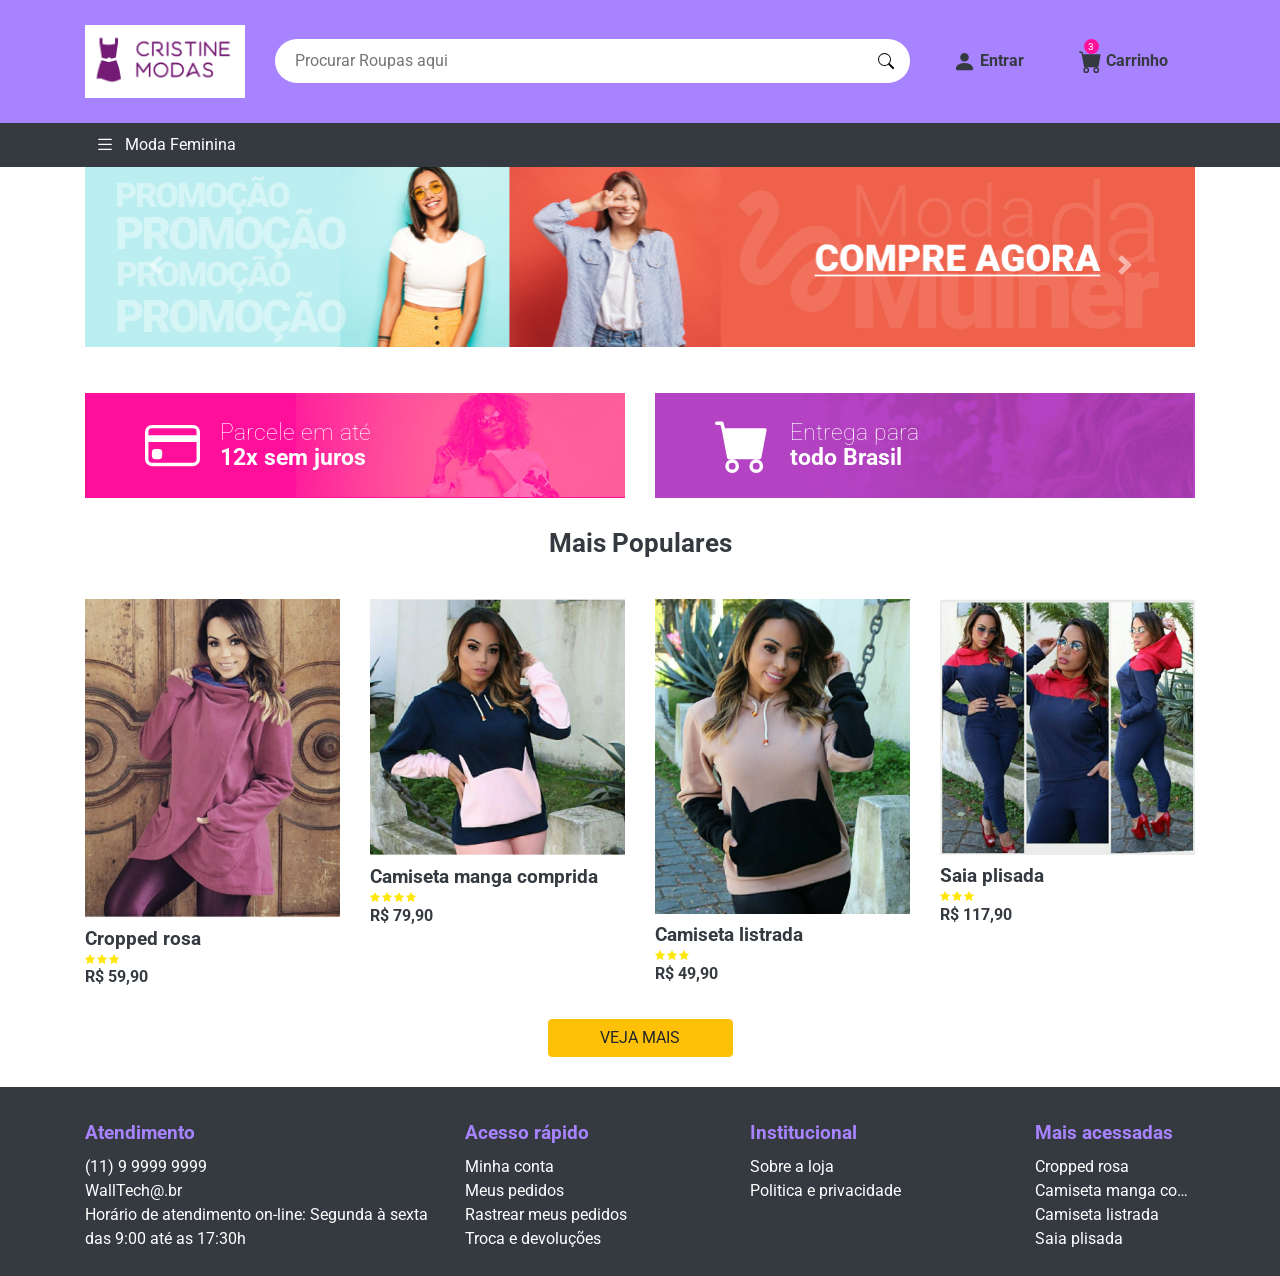
<file: TCC-main/Curso_Tcc/index.html>
<!DOCTYPE html>
<html lang="pt-br">

<head>
  <meta charset="UTF-8">
  <meta name="viewport" content="width=device-width, initial-scale=1.0">

  <title>Wall Tech</title>

  <!-- Favicons -->
  <meta name="msapplication-TileColor" content="#FFC107">
  <meta name="msapplication-TileImage" content="./assets/images/favicons/ms-icon-144x144.png">
  <meta name="theme-color" content="#FFC107">
  <!-- end Favicons -->

  <!-- Css -->
  <link rel="stylesheet" href="./assets/css/style.css">
</head>

<body>

  <!-- header -->
  <header class="container-fluid">
    <!-- container -->
    <section class="container">
      <!-- row -->
      <article class="row d-flex align-items-center">

        <!-- logo -->
        <a href="" class="col-md-2 d-flex justify-content-center">
          <img src="./assets/images/favico.png" class="img-fluid" alt="Logo da empresa - Moda da Mulher">
        </a>

        <!-- buscador -->
        <form action="#" class="col-md-7 d-flex align-items-center">
          <input type="text" name="name" placeholder="Procurar Roupas aqui">

          <button class="d-flex align-items-center">
            <svg width="1em" height="1em" viewBox="0 0 16 16" class="bi bi-search" fill="currentColor"
              xmlns="http://www.w3.org/2000/svg">
              <path fill-rule="evenodd"
                d="M10.442 10.442a1 1 0 0 1 1.415 0l3.85 3.85a1 1 0 0 1-1.414 1.415l-3.85-3.85a1 1 0 0 1 0-1.415z" />
              <path fill-rule="evenodd"
                d="M6.5 12a5.5 5.5 0 1 0 0-11 5.5 5.5 0 0 0 0 11zM13 6.5a6.5 6.5 0 1 1-13 0 6.5 6.5 0 0 1 13 0z" />
            </svg>
          </button>
        </form>

        <!-- administrativo do cliente -->
        <ul class="col-md-3 nav d-flex align-items-center justify-content-around">
          <li class="nav-item">
            <a href="#">
              <svg width="1em" height="1em" viewBox="0 0 16 16" class="bi bi-person-fill" fill="currentColor"
                xmlns="http://www.w3.org/2000/svg">
                <path fill-rule="evenodd"
                  d="M3 14s-1 0-1-1 1-4 6-4 6 3 6 4-1 1-1 1H3zm5-6a3 3 0 1 0 0-6 3 3 0 0 0 0 6z" />
              </svg>

              Entrar
            </a>
          </li>

          <li class="nav-item">
            <span class="notificacao d-flex align-items-center justify-content-center">3</span>
            <a href="#">
              <svg width="1em" height="1em" viewBox="0 0 16 16" class="bi bi-cart-fill" fill="currentColor"
                xmlns="http://www.w3.org/2000/svg">
                <path fill-rule="evenodd"
                  d="M0 1.5A.5.5 0 0 1 .5 1H2a.5.5 0 0 1 .485.379L2.89 3H14.5a.5.5 0 0 1 .491.592l-1.5 8A.5.5 0 0 1 13 12H4a.5.5 0 0 1-.491-.408L2.01 3.607 1.61 2H.5a.5.5 0 0 1-.5-.5zM5 12a2 2 0 1 0 0 4 2 2 0 0 0 0-4zm7 0a2 2 0 1 0 0 4 2 2 0 0 0 0-4zm-7 1a1 1 0 1 0 0 2 1 1 0 0 0 0-2zm7 0a1 1 0 1 0 0 2 1 1 0 0 0 0-2z" />
              </svg>
              Carrinho
            </a>
          </li>
        </ul>
        <!-- end administrativo do cliente -->

      </article>
      <!-- row -->
    </section>
    <!-- end container -->
  </header>
  <!-- end header -->

  <!-- menu do site -->
  <nav class="container-fluid nav-produtos">
    <!-- container -->
    <section class="container">
      <!-- menu -->
      <ul class="nav">
        <!-- lista de itens -->
        <li class="col-xl-2 col-lg-3 col-md-12 nav-item d-flex align-items-center">
          <svg width="1em" height="1em" viewBox="0 0 16 16" class="bi bi-list" fill="currentColor"
            xmlns="http://www.w3.org/2000/svg">
            <path fill-rule="evenodd"
              d="M2.5 11.5A.5.5 0 0 1 3 11h10a.5.5 0 0 1 0 1H3a.5.5 0 0 1-.5-.5zm0-4A.5.5 0 0 1 3 7h10a.5.5 0 0 1 0 1H3a.5.5 0 0 1-.5-.5zm0-4A.5.5 0 0 1 3 3h10a.5.5 0 0 1 0 1H3a.5.5 0 0 1-.5-.5z" />
          </svg>
          Moda Feminina

          <!-- submenu -->
          <ul class="nav flex-column">
            <li class="nav-item">
              <a href="#">
                Lançamentos
              </a>
            </li>

            <li class="nav-item">
              <a href="#">
                Plus Size
              </a>
            </li>

            <li class="nav-item">
              <a href="#">
                Moda Praia
              </a>
            </li>

            <li class="nav-item">
              <a href="#">
                Acessórios
              </a>
            </li>

            <li class="nav-item">
              <a href="#">
                Promoção
              </a>
            </li>
          </ul>
          <!-- end submenu -->
        </li>

    </section>
  </nav>
  <!-- main -->
  <main>
    <!-- banners promocionais rotativos  -->
    <section id="banners-promocionais" class="container carousel slide" data-ride="carousel">
      <!-- imagens -->
      <article class="carousel-inner">
        <figure class="carousel-item active">
          <img src="./assets/images/banner-1.jpg" class="d-block w-100" alt="Banner Promocional lançamento verão">
        </figure>

        <figure class="carousel-item">
          <img src="./assets/images/banner-2.jpg" class="d-block w-100" alt="Banner Promocional diversos itens da loja">
        </figure>
      </article>

      <!-- prev -->
      <a class="carousel-control-prev" href="#banners-promocionais" role="button" data-slide="prev">
        <span class="carousel-control-prev-icon" aria-hidden="true"></span>
        <span class="sr-only">Previous</span>
      </a>
      <!-- next -->
      <a class="carousel-control-next" href="#banners-promocionais" role="button" data-slide="next">
        <span class="carousel-control-next-icon" aria-hidden="true"></span>
        <span class="sr-only">Next</span>
      </a>
    </section>
    <!-- banners promocionais rotativos  -->

    <!-- banners promocionais com 6 colunas -->
    <section class="container banners-promocionais-statico">
      <!-- row -->
      <section class="row">
        <!-- banner -->
        <article class="col-md-6">
          <div class="banners-promocionais-statico-12x d-flex align-items-center">
            <svg width="1em" height="1em" viewBox="0 0 16 16" class="bi bi-credit-card" fill="currentColor"
              xmlns="http://www.w3.org/2000/svg">
              <path fill-rule="evenodd"
                d="M0 4a2 2 0 0 1 2-2h12a2 2 0 0 1 2 2v8a2 2 0 0 1-2 2H2a2 2 0 0 1-2-2V4zm2-1a1 1 0 0 0-1 1v1h14V4a1 1 0 0 0-1-1H2zm13 4H1v5a1 1 0 0 0 1 1h12a1 1 0 0 0 1-1V7z" />
              <path d="M2 10a1 1 0 0 1 1-1h1a1 1 0 0 1 1 1v1a1 1 0 0 1-1 1H3a1 1 0 0 1-1-1v-1z" />
            </svg>

            <p>
              Parcele em até<br>
              <strong>12x sem juros</strong>
            </p>
          </div>
        </article>

        <!-- banner -->
        <article class="col-md-6">
          <div class="banners-promocionais-statico-todo-br d-flex align-items-center">
            <svg width="1em" height="1em" viewBox="0 0 16 16" class="bi bi-cart-fill" fill="currentColor"
              xmlns="http://www.w3.org/2000/svg">
              <path fill-rule="evenodd"
                d="M0 1.5A.5.5 0 0 1 .5 1H2a.5.5 0 0 1 .485.379L2.89 3H14.5a.5.5 0 0 1 .491.592l-1.5 8A.5.5 0 0 1 13 12H4a.5.5 0 0 1-.491-.408L2.01 3.607 1.61 2H.5a.5.5 0 0 1-.5-.5zM5 12a2 2 0 1 0 0 4 2 2 0 0 0 0-4zm7 0a2 2 0 1 0 0 4 2 2 0 0 0 0-4zm-7 1a1 1 0 1 0 0 2 1 1 0 0 0 0-2zm7 0a1 1 0 1 0 0 2 1 1 0 0 0 0-2z" />
            </svg>
            <p>
              Entrega para<br>
              <strong>todo Brasil</strong>
            </p>
          </div>
        </article>
      </section>
    </section>
    <!-- end banners promocionais com 6 colunas -->
    <!-- container produtos -->
    <section class="container produtos">
      <!-- title -->
      <h1 class="text-center">Mais Populares</h1>

      <!-- listagem dos produto s -->
      <article class="row">

        <!-- produtos -->
        <a href="log1.html" class="produtos-container col-md-3">
          <!-- imagem do produto -->
          <img src="./assets/images/Modelo_WallTech/Modelo_1.jpeg" class="img-fluid" alt="Cropped rosa">

          <!-- itens do produto -->
          <article class="produtos-itens">
            <!-- title produto -->
            <h2>Cropped rosa</h2>

            <!-- stars -->
            <div class="produtos-stars">
              <svg width="1em" height="1em" viewBox="0 0 16 16" class="bi bi-star-fill" fill="currentColor"
                xmlns="http://www.w3.org/2000/svg">
                <path
                  d="M3.612 15.443c-.386.198-.824-.149-.746-.592l.83-4.73L.173 6.765c-.329-.314-.158-.888.283-.95l4.898-.696L7.538.792c.197-.39.73-.39.927 0l2.184 4.327 4.898.696c.441.062.612.636.283.95l-3.523 3.356.83 4.73c.078.443-.36.79-.746.592L8 13.187l-4.389 2.256z" />
              </svg>

              <svg width="1em" height="1em" viewBox="0 0 16 16" class="bi bi-star-fill" fill="currentColor"
                xmlns="http://www.w3.org/2000/svg">
                <path
                  d="M3.612 15.443c-.386.198-.824-.149-.746-.592l.83-4.73L.173 6.765c-.329-.314-.158-.888.283-.95l4.898-.696L7.538.792c.197-.39.73-.39.927 0l2.184 4.327 4.898.696c.441.062.612.636.283.95l-3.523 3.356.83 4.73c.078.443-.36.79-.746.592L8 13.187l-4.389 2.256z" />
              </svg>

              <svg width="1em" height="1em" viewBox="0 0 16 16" class="bi bi-star-fill" fill="currentColor"
                xmlns="http://www.w3.org/2000/svg">
                <path
                  d="M3.612 15.443c-.386.198-.824-.149-.746-.592l.83-4.73L.173 6.765c-.329-.314-.158-.888.283-.95l4.898-.696L7.538.792c.197-.39.73-.39.927 0l2.184 4.327 4.898.696c.441.062.612.636.283.95l-3.523 3.356.83 4.73c.078.443-.36.79-.746.592L8 13.187l-4.389 2.256z" />
              </svg>
            </div>

            <!-- preco -->
            <strong class="produtos-preco">
              R$ 59,90
            </strong>
          </article>
          <!-- end itens do produto -->
        </a>
        <!-- end produtos -->

        <!-- produtos -->
        <a href="log2.html" class="produtos-container col-md-3">
          <!-- imagem do produto -->
          <img src="./assets/images/Modelo_WallTech/Modelo_2.jpeg" class="img-fluid" alt="Camiseta manga comprida">

          <!-- itens do produto -->
          <article class="produtos-itens">
            <!-- title produto -->
            <h2>Camiseta manga comprida</h2>

            <!-- stars -->
            <div class="produtos-stars">
              <svg width="1em" height="1em" viewBox="0 0 16 16" class="bi bi-star-fill" fill="currentColor"
                xmlns="http://www.w3.org/2000/svg">
                <path
                  d="M3.612 15.443c-.386.198-.824-.149-.746-.592l.83-4.73L.173 6.765c-.329-.314-.158-.888.283-.95l4.898-.696L7.538.792c.197-.39.73-.39.927 0l2.184 4.327 4.898.696c.441.062.612.636.283.95l-3.523 3.356.83 4.73c.078.443-.36.79-.746.592L8 13.187l-4.389 2.256z" />
              </svg>

              <svg width="1em" height="1em" viewBox="0 0 16 16" class="bi bi-star-fill" fill="currentColor"
                xmlns="http://www.w3.org/2000/svg">
                <path
                  d="M3.612 15.443c-.386.198-.824-.149-.746-.592l.83-4.73L.173 6.765c-.329-.314-.158-.888.283-.95l4.898-.696L7.538.792c.197-.39.73-.39.927 0l2.184 4.327 4.898.696c.441.062.612.636.283.95l-3.523 3.356.83 4.73c.078.443-.36.79-.746.592L8 13.187l-4.389 2.256z" />
              </svg>

              <svg width="1em" height="1em" viewBox="0 0 16 16" class="bi bi-star-fill" fill="currentColor"
                xmlns="http://www.w3.org/2000/svg">
                <path
                  d="M3.612 15.443c-.386.198-.824-.149-.746-.592l.83-4.73L.173 6.765c-.329-.314-.158-.888.283-.95l4.898-.696L7.538.792c.197-.39.73-.39.927 0l2.184 4.327 4.898.696c.441.062.612.636.283.95l-3.523 3.356.83 4.73c.078.443-.36.79-.746.592L8 13.187l-4.389 2.256z" />
              </svg>

              <svg width="1em" height="1em" viewBox="0 0 16 16" class="bi bi-star-fill" fill="currentColor"
                xmlns="http://www.w3.org/2000/svg">
                <path
                  d="M3.612 15.443c-.386.198-.824-.149-.746-.592l.83-4.73L.173 6.765c-.329-.314-.158-.888.283-.95l4.898-.696L7.538.792c.197-.39.73-.39.927 0l2.184 4.327 4.898.696c.441.062.612.636.283.95l-3.523 3.356.83 4.73c.078.443-.36.79-.746.592L8 13.187l-4.389 2.256z" />
              </svg>
            </div>

            <!-- preco -->
            <strong class="produtos-preco">
              R$ 79,90
            </strong>
          </article>
          <!-- end itens do produto -->
        </a>
        <!-- end produtos -->

        <!-- produtos -->
        <a href="log3.html" class="produtos-container col-md-3">
          <!-- imagem do produto -->
          <img src="./assets/images/Modelo_WallTech/Modelo_3.jpeg" class="img-fluid" alt="Camiseta listrada">

          <!-- itens do produto -->
          <article class="produtos-itens">
            <!-- title produto -->
            <h2>Camiseta listrada</h2>

            <!-- stars -->
            <div class="produtos-stars">
              <svg width="1em" height="1em" viewBox="0 0 16 16" class="bi bi-star-fill" fill="currentColor"
                xmlns="http://www.w3.org/2000/svg">
                <path
                  d="M3.612 15.443c-.386.198-.824-.149-.746-.592l.83-4.73L.173 6.765c-.329-.314-.158-.888.283-.95l4.898-.696L7.538.792c.197-.39.73-.39.927 0l2.184 4.327 4.898.696c.441.062.612.636.283.95l-3.523 3.356.83 4.73c.078.443-.36.79-.746.592L8 13.187l-4.389 2.256z" />
              </svg>

              <svg width="1em" height="1em" viewBox="0 0 16 16" class="bi bi-star-fill" fill="currentColor"
                xmlns="http://www.w3.org/2000/svg">
                <path
                  d="M3.612 15.443c-.386.198-.824-.149-.746-.592l.83-4.73L.173 6.765c-.329-.314-.158-.888.283-.95l4.898-.696L7.538.792c.197-.39.73-.39.927 0l2.184 4.327 4.898.696c.441.062.612.636.283.95l-3.523 3.356.83 4.73c.078.443-.36.79-.746.592L8 13.187l-4.389 2.256z" />
              </svg>

              <svg width="1em" height="1em" viewBox="0 0 16 16" class="bi bi-star-fill" fill="currentColor"
                xmlns="http://www.w3.org/2000/svg">
                <path
                  d="M3.612 15.443c-.386.198-.824-.149-.746-.592l.83-4.73L.173 6.765c-.329-.314-.158-.888.283-.95l4.898-.696L7.538.792c.197-.39.73-.39.927 0l2.184 4.327 4.898.696c.441.062.612.636.283.95l-3.523 3.356.83 4.73c.078.443-.36.79-.746.592L8 13.187l-4.389 2.256z" />
              </svg>
            </div>

            <!-- preco -->
            <strong class="produtos-preco">
              R$ 49,90
            </strong>
          </article>
          <!-- end itens do produto -->
        </a>
        <!-- end produtos -->

        <!-- produtos -->
        <a href="log4.html" class="produtos-container col-md-3">
          <!-- imagem do produto -->
          <img src="./assets/images/Modelo_WallTech/Modelo_4.jpeg" class="img-fluid" alt="Saia plisada">

          <!-- itens do produto -->
          <article class="produtos-itens">
            <!-- title produto -->
            <h2>Saia plisada</h2>

            <!-- stars -->
            <div class="produtos-stars">
              <svg width="1em" height="1em" viewBox="0 0 16 16" class="bi bi-star-fill" fill="currentColor"
                xmlns="http://www.w3.org/2000/svg">
                <path
                  d="M3.612 15.443c-.386.198-.824-.149-.746-.592l.83-4.73L.173 6.765c-.329-.314-.158-.888.283-.95l4.898-.696L7.538.792c.197-.39.73-.39.927 0l2.184 4.327 4.898.696c.441.062.612.636.283.95l-3.523 3.356.83 4.73c.078.443-.36.79-.746.592L8 13.187l-4.389 2.256z" />
              </svg>

              <svg width="1em" height="1em" viewBox="0 0 16 16" class="bi bi-star-fill" fill="currentColor"
                xmlns="http://www.w3.org/2000/svg">
                <path
                  d="M3.612 15.443c-.386.198-.824-.149-.746-.592l.83-4.73L.173 6.765c-.329-.314-.158-.888.283-.95l4.898-.696L7.538.792c.197-.39.73-.39.927 0l2.184 4.327 4.898.696c.441.062.612.636.283.95l-3.523 3.356.83 4.73c.078.443-.36.79-.746.592L8 13.187l-4.389 2.256z" />
              </svg>

              <svg width="1em" height="1em" viewBox="0 0 16 16" class="bi bi-star-fill" fill="currentColor"
                xmlns="http://www.w3.org/2000/svg">
                <path
                  d="M3.612 15.443c-.386.198-.824-.149-.746-.592l.83-4.73L.173 6.765c-.329-.314-.158-.888.283-.95l4.898-.696L7.538.792c.197-.39.73-.39.927 0l2.184 4.327 4.898.696c.441.062.612.636.283.95l-3.523 3.356.83 4.73c.078.443-.36.79-.746.592L8 13.187l-4.389 2.256z" />
              </svg>
            </div>

            <!-- preco -->
            <strong class="produtos-preco">
              R$ 117,90
            </strong>
          </article>
          <!-- end itens do produto -->
        </a>
        <!-- end produtos -->

      </article>
      <!-- listagem dos produtos -->

      <div class="d-flex justify-content-center">
        <a href="./camisetas.html" class="btn btn-warning col-md-2">VEJA MAIS</a>
      </div>
    </section>
    <!-- end container produtos -->
  </main>
  <!-- end main -->

  <!-- Footer -->
  <footer class="container-fluid">
    <!-- container -->
    <section class="container">
      <!-- menus -->
      <section class="row">
        <!-- atendimento -->
        <article class="col-md-4">
          <h4>
            Atendimento
          </h4>
          <!-- links -->
          <ul class="nav flex-column">
            <li class="nav-item">
              <a href="tel:+5511999999999">(11) 9 9999 9999</a>
            </li>

            <li class="nav-item">
              <a href="mailto:contato@sualoja.com.br">WallTech@.br</a>
            </li>

            <li class="nav-item">
              Horário de atendimento on-line: Segunda à sexta das 9:00 até as 17:30h
            </li>
          </ul>
        </article>
        <!-- end atendimento -->

        <!-- acesso rápido -->
        <article class="col-md-3">
          <h4>
            Acesso rápido
          </h4>
          <!-- links -->
          <ul class="nav flex-column">
            <li class="nav-item">
              <a href="#">Minha conta</a>
            </li>

            <li class="nav-item">
              <a href="#">Meus pedidos</a>
            </li>

            <li class="nav-item">
              <a href="#">Rastrear meus pedidos</a>
            </li>

            <li class="nav-item">
              <a href="#">Troca e devoluções</a>
            </li>
          </ul>
        </article>
        <!-- end acesso rápido -->

        <!-- institucional -->
        <article class="col-md-3">
          <h4>
            Institucional
          </h4>
          <!-- links -->
          <ul class="nav flex-column">
            <li class="nav-item">
              <a href="#">Sobre a loja</a>
            </li>

            <li class="nav-item">
              <a href="#">Politica e privacidade</a>
            </li>
          </ul>
        </article>
        <!-- end institucional -->

        <!-- mais acessadas -->
        <article class="col-md-2">
          <h4>
            Mais acessadas
          </h4>
          <!-- links -->
          <ul class="nav flex-column">
            <li class="nav-item">
              <a href="#">Cropped rosa</a>
            </li>

            <li class="nav-item ellipsis">
              <a href="#">Camiseta manga comprida</a>
            </li>

            <li class="nav-item">
              <a href="#">Camiseta listrada</a>
            </li>

            <li class="nav-item">
              <a href="#">Saia plisada</a>
            </li>
          </ul>
        </article>
        <!-- end mais acessadas -->
      </section>
      <!-- end menus -->
    </section>
    <!-- end container -->

  </footer>
  <!-- end Footer-->

  <!-- Arquivos Bootstrap -->
  <script src="./assets/js/jquery.js"></script>
  <script src="./assets/js/popper.js"></script>
  <script src="./assets/js/bootstrap.js"></script>
</body>

</html>
</file>
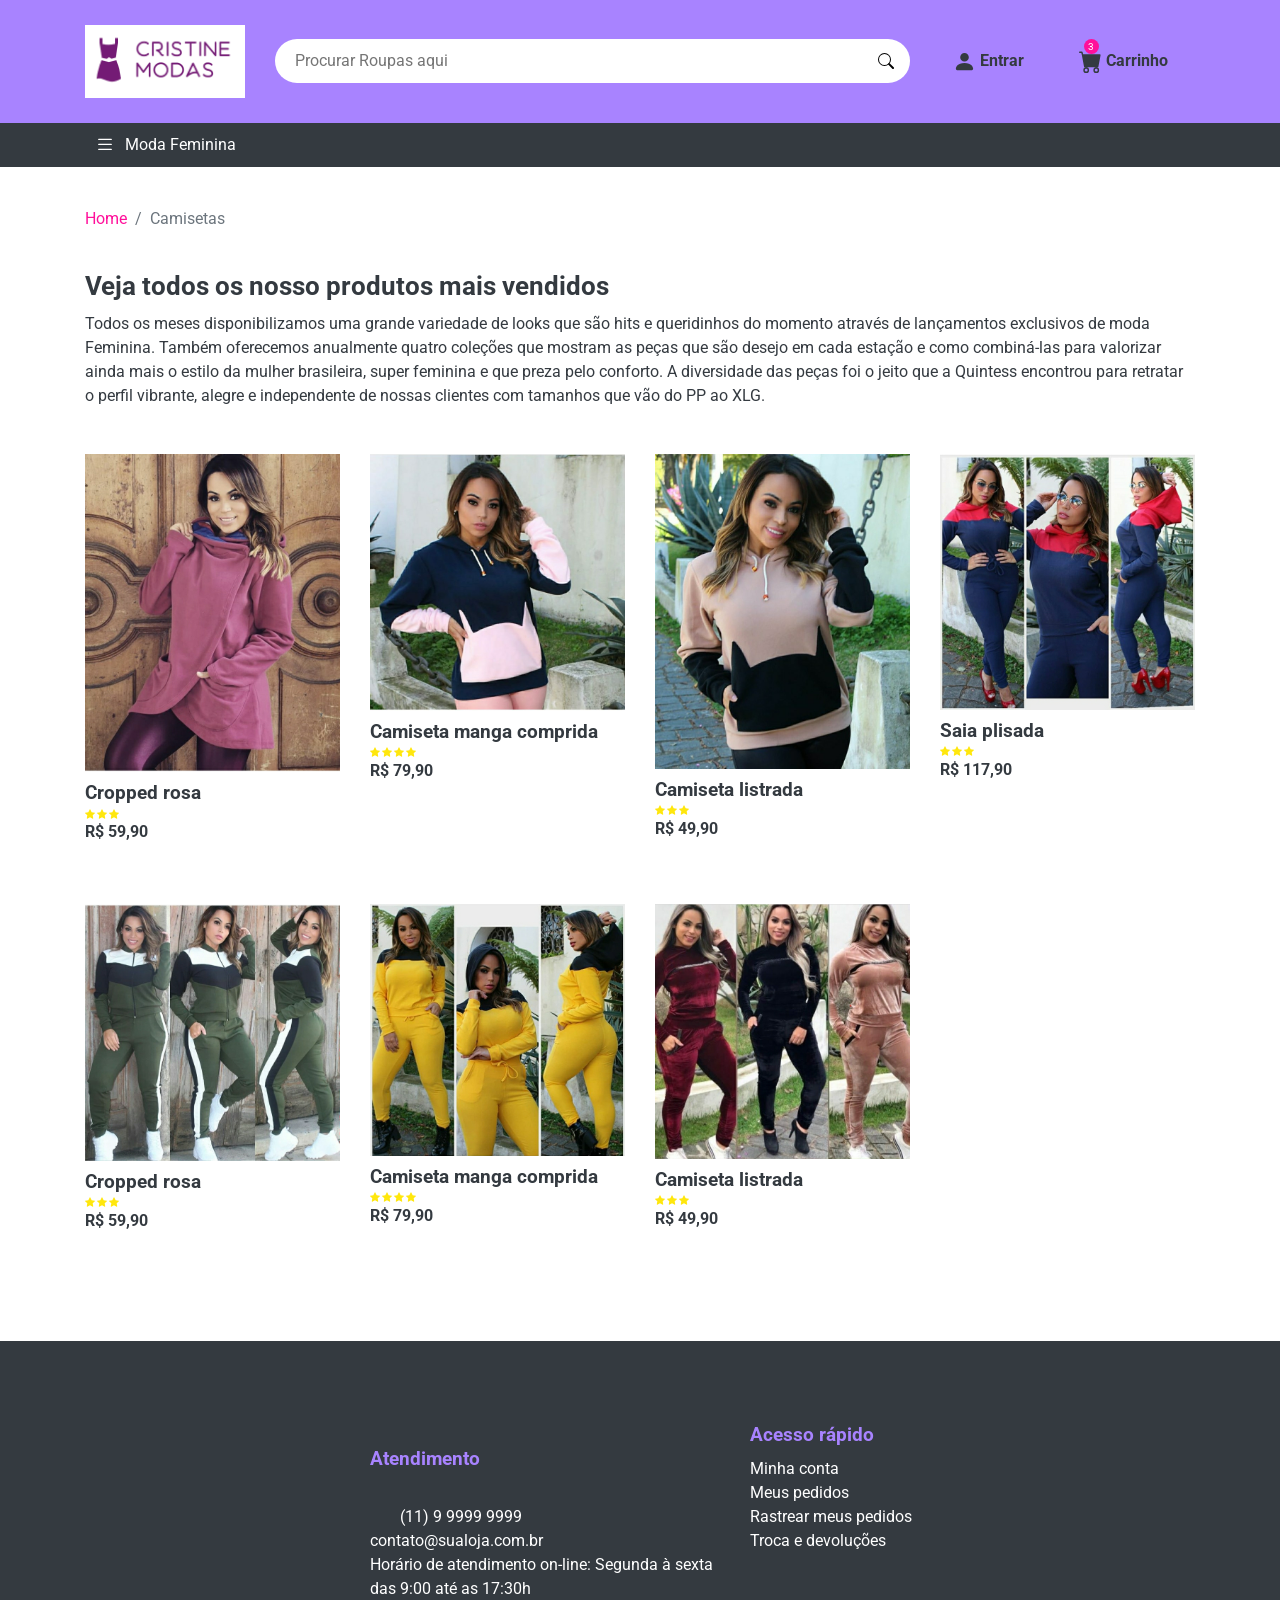
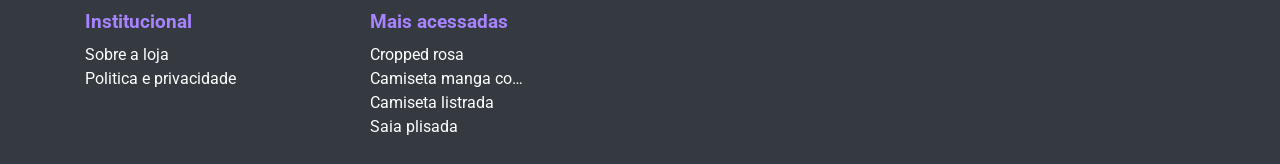
<file: camisetas.html>
<!DOCTYPE html>
<html lang="pt-br">

<head>
  <meta charset="UTF-8">
  <meta name="viewport" content="width=device-width, initial-scale=1.0">

  <title>Loja Virtual - Camisetas</title>

  <!-- Favicons -->
  <meta name="msapplication-TileColor" content="#FFC107">
  <meta name="msapplication-TileImage" content="./assets/images/favicons/ms-icon-144x144.png">
  <meta name="theme-color" content="#FFC107">
  <!-- end Favicons -->

  <!-- Css -->
  <link rel="stylesheet" href="./assets/css/style.css">
</head>

<body>

  <!-- header -->
  <header class="container-fluid">
    <!-- container -->
    <section class="container">
      <!-- row -->
      <article class="row d-flex align-items-center">

        <!-- logo -->
        <a href="./" class="col-md-2 d-flex justify-content-center">
          <img src="./assets/images/favico.png" class="img-fluid" alt="Logo da empresa - Moda da Mulher">
        </a>

        <!-- buscador -->
        <form action="#" class="col-md-7 d-flex align-items-center">
          <input type="text" name="name" placeholder="Procurar Roupas aqui">

          <button class="d-flex align-items-center">
            <svg width="1em" height="1em" viewBox="0 0 16 16" class="bi bi-search" fill="currentColor"
              xmlns="http://www.w3.org/2000/svg">
              <path fill-rule="evenodd"
                d="M10.442 10.442a1 1 0 0 1 1.415 0l3.85 3.85a1 1 0 0 1-1.414 1.415l-3.85-3.85a1 1 0 0 1 0-1.415z" />
              <path fill-rule="evenodd"
                d="M6.5 12a5.5 5.5 0 1 0 0-11 5.5 5.5 0 0 0 0 11zM13 6.5a6.5 6.5 0 1 1-13 0 6.5 6.5 0 0 1 13 0z" />
            </svg>
          </button>
        </form>

        <!-- administrativo do cliente -->
        <ul class="col-md-3 nav d-flex align-items-center justify-content-around">
          <li class="nav-item">
            <a href="#">
              <svg width="1em" height="1em" viewBox="0 0 16 16" class="bi bi-person-fill" fill="currentColor"
                xmlns="http://www.w3.org/2000/svg">
                <path fill-rule="evenodd"
                  d="M3 14s-1 0-1-1 1-4 6-4 6 3 6 4-1 1-1 1H3zm5-6a3 3 0 1 0 0-6 3 3 0 0 0 0 6z" />
              </svg>

              Entrar
            </a>
          </li>

          <li class="nav-item">
            <span class="notificacao d-flex align-items-center justify-content-center">3</span>
            <a href="#">
              <svg width="1em" height="1em" viewBox="0 0 16 16" class="bi bi-cart-fill" fill="currentColor"
                xmlns="http://www.w3.org/2000/svg">
                <path fill-rule="evenodd"
                  d="M0 1.5A.5.5 0 0 1 .5 1H2a.5.5 0 0 1 .485.379L2.89 3H14.5a.5.5 0 0 1 .491.592l-1.5 8A.5.5 0 0 1 13 12H4a.5.5 0 0 1-.491-.408L2.01 3.607 1.61 2H.5a.5.5 0 0 1-.5-.5zM5 12a2 2 0 1 0 0 4 2 2 0 0 0 0-4zm7 0a2 2 0 1 0 0 4 2 2 0 0 0 0-4zm-7 1a1 1 0 1 0 0 2 1 1 0 0 0 0-2zm7 0a1 1 0 1 0 0 2 1 1 0 0 0 0-2z" />
              </svg>
              Carrinho
            </a>
          </li>
        </ul>
        <!-- end administrativo do cliente -->

      </article>
      <!-- row -->
    </section>
    <!-- end container -->
  </header>
  <!-- end header -->

  <!-- menu do site -->
  <nav class="container-fluid nav-produtos">
    <!-- container -->
    <section class="container">
      <!-- menu -->
      <ul class="nav">
        <!-- lista de itens -->
        <li class="col-xl-2 col-lg-3 col-md-12 nav-item d-flex align-items-center">
          <svg width="1em" height="1em" viewBox="0 0 16 16" class="bi bi-list" fill="currentColor"
            xmlns="http://www.w3.org/2000/svg">
            <path fill-rule="evenodd"
              d="M2.5 11.5A.5.5 0 0 1 3 11h10a.5.5 0 0 1 0 1H3a.5.5 0 0 1-.5-.5zm0-4A.5.5 0 0 1 3 7h10a.5.5 0 0 1 0 1H3a.5.5 0 0 1-.5-.5zm0-4A.5.5 0 0 1 3 3h10a.5.5 0 0 1 0 1H3a.5.5 0 0 1-.5-.5z" />
          </svg>
          Moda Feminina

          <!-- submenu -->
          <ul class="nav flex-column">
            <li class="nav-item">
              <a href="#">
                Lançamentos
              </a>
            </li>

            <li class="nav-item">
              <a href="#">
                Plus Size
              </a>
            </li>

            <li class="nav-item">
              <a href="#">
                Moda Praia
              </a>
            </li>
          <!-- end submenu -->
        </li>
      <!-- menu -->
    </section>
    <!-- end container -->
  </nav>
  <!-- end menu do site -->

  <!-- main -->
  <main>


    <!-- container produtos -->
    <section class="container produtos">

      <nav aria-label="breadcrumb">
        <ol class="breadcrumb">
          <li class="breadcrumb-item"><a href="./">Home</a></li>
          <li class="breadcrumb-item active" aria-current="page">Camisetas</li>
        </ol>
      </nav>

      <!-- title -->
      <h1>Veja todos os nosso produtos mais vendidos</h1>
      <p>
        Todos os meses disponibilizamos uma grande variedade de looks que são hits e queridinhos do momento através de
        lançamentos exclusivos de moda Feminina. Também oferecemos anualmente quatro coleções que mostram as peças que
        são desejo em cada estação e como combiná-las para valorizar ainda mais o estilo da mulher brasileira, super
        feminina e que preza pelo conforto. A diversidade das peças foi o jeito que a Quintess encontrou para retratar o
        perfil vibrante, alegre e independente de nossas clientes com tamanhos que vão do PP ao XLG.
      </p>
      <!-- listagem dos produtos -->
      <article class="row">

        <!-- produtos -->
        <a href="log1.html" class="produtos-container col-md-3">
          <!-- imagem do produto -->
          <img src="./assets/images/Modelo_WallTech/Modelo_1.jpeg" class="img-fluid" alt="Cropped rosa" width="300px" height="300px">

          <!-- itens do produto -->
          <article class="produtos-itens">
            <!-- title produto -->
            <h2>Cropped rosa</h2>

            <!-- stars -->
            <div class="produtos-stars">
              <svg width="1em" height="1em" viewBox="0 0 16 16" class="bi bi-star-fill" fill="currentColor"
                xmlns="http://www.w3.org/2000/svg">
                <path
                  d="M3.612 15.443c-.386.198-.824-.149-.746-.592l.83-4.73L.173 6.765c-.329-.314-.158-.888.283-.95l4.898-.696L7.538.792c.197-.39.73-.39.927 0l2.184 4.327 4.898.696c.441.062.612.636.283.95l-3.523 3.356.83 4.73c.078.443-.36.79-.746.592L8 13.187l-4.389 2.256z" />
              </svg>

              <svg width="1em" height="1em" viewBox="0 0 16 16" class="bi bi-star-fill" fill="currentColor"
                xmlns="http://www.w3.org/2000/svg">
                <path
                  d="M3.612 15.443c-.386.198-.824-.149-.746-.592l.83-4.73L.173 6.765c-.329-.314-.158-.888.283-.95l4.898-.696L7.538.792c.197-.39.73-.39.927 0l2.184 4.327 4.898.696c.441.062.612.636.283.95l-3.523 3.356.83 4.73c.078.443-.36.79-.746.592L8 13.187l-4.389 2.256z" />
              </svg>

              <svg width="1em" height="1em" viewBox="0 0 16 16" class="bi bi-star-fill" fill="currentColor"
                xmlns="http://www.w3.org/2000/svg">
                <path
                  d="M3.612 15.443c-.386.198-.824-.149-.746-.592l.83-4.73L.173 6.765c-.329-.314-.158-.888.283-.95l4.898-.696L7.538.792c.197-.39.73-.39.927 0l2.184 4.327 4.898.696c.441.062.612.636.283.95l-3.523 3.356.83 4.73c.078.443-.36.79-.746.592L8 13.187l-4.389 2.256z" />
              </svg>
            </div>

            <!-- preco -->
            <strong class="produtos-preco">
              R$ 59,90
            </strong>
          </article>
          <!-- end itens do produto -->
        </a>
        <!-- end produtos -->

        <!-- produtos -->
        <a href="log2.html" class="produtos-container col-md-3">
          <!-- imagem do produto -->
          <img src="./assets/images/Modelo_WallTech/Modelo_2.jpeg" class="img-fluid" alt="Camiseta manga comprida" min-width='300px'>

          <!-- itens do produto -->
          <article class="produtos-itens">
            <!-- title produto -->
            <h2>Camiseta manga comprida</h2>

            <!-- stars -->
            <div class="produtos-stars">
              <svg width="1em" height="1em" viewBox="0 0 16 16" class="bi bi-star-fill" fill="currentColor"
                xmlns="http://www.w3.org/2000/svg">
                <path
                  d="M3.612 15.443c-.386.198-.824-.149-.746-.592l.83-4.73L.173 6.765c-.329-.314-.158-.888.283-.95l4.898-.696L7.538.792c.197-.39.73-.39.927 0l2.184 4.327 4.898.696c.441.062.612.636.283.95l-3.523 3.356.83 4.73c.078.443-.36.79-.746.592L8 13.187l-4.389 2.256z" />
              </svg>

              <svg width="1em" height="1em" viewBox="0 0 16 16" class="bi bi-star-fill" fill="currentColor"
                xmlns="http://www.w3.org/2000/svg">
                <path
                  d="M3.612 15.443c-.386.198-.824-.149-.746-.592l.83-4.73L.173 6.765c-.329-.314-.158-.888.283-.95l4.898-.696L7.538.792c.197-.39.73-.39.927 0l2.184 4.327 4.898.696c.441.062.612.636.283.95l-3.523 3.356.83 4.73c.078.443-.36.79-.746.592L8 13.187l-4.389 2.256z" />
              </svg>

              <svg width="1em" height="1em" viewBox="0 0 16 16" class="bi bi-star-fill" fill="currentColor"
                xmlns="http://www.w3.org/2000/svg">
                <path
                  d="M3.612 15.443c-.386.198-.824-.149-.746-.592l.83-4.73L.173 6.765c-.329-.314-.158-.888.283-.95l4.898-.696L7.538.792c.197-.39.73-.39.927 0l2.184 4.327 4.898.696c.441.062.612.636.283.95l-3.523 3.356.83 4.73c.078.443-.36.79-.746.592L8 13.187l-4.389 2.256z" />
              </svg>

              <svg width="1em" height="1em" viewBox="0 0 16 16" class="bi bi-star-fill" fill="currentColor"
                xmlns="http://www.w3.org/2000/svg">
                <path
                  d="M3.612 15.443c-.386.198-.824-.149-.746-.592l.83-4.73L.173 6.765c-.329-.314-.158-.888.283-.95l4.898-.696L7.538.792c.197-.39.73-.39.927 0l2.184 4.327 4.898.696c.441.062.612.636.283.95l-3.523 3.356.83 4.73c.078.443-.36.79-.746.592L8 13.187l-4.389 2.256z" />
              </svg>
            </div>

            <!-- preco -->
            <strong class="produtos-preco">
              R$ 79,90
            </strong>
          </article>
          <!-- end itens do produto -->
        </a>
        <!-- end produtos -->

        <!-- produtos -->
        <a href="log3.html" class="produtos-container col-md-3">
          <!-- imagem do produto -->
          <img src="./assets/images/Modelo_WallTech/Modelo_3.jpeg" class="img-fluid" alt="Camiseta listrada">

          <!-- itens do produto -->
          <article class="produtos-itens">
            <!-- title produto -->
            <h2>Camiseta listrada</h2>

            <!-- stars -->
            <div class="produtos-stars">
              <svg width="1em" height="1em" viewBox="0 0 16 16" class="bi bi-star-fill" fill="currentColor"
                xmlns="http://www.w3.org/2000/svg">
                <path
                  d="M3.612 15.443c-.386.198-.824-.149-.746-.592l.83-4.73L.173 6.765c-.329-.314-.158-.888.283-.95l4.898-.696L7.538.792c.197-.39.73-.39.927 0l2.184 4.327 4.898.696c.441.062.612.636.283.95l-3.523 3.356.83 4.73c.078.443-.36.79-.746.592L8 13.187l-4.389 2.256z" />
              </svg>

              <svg width="1em" height="1em" viewBox="0 0 16 16" class="bi bi-star-fill" fill="currentColor"
                xmlns="http://www.w3.org/2000/svg">
                <path
                  d="M3.612 15.443c-.386.198-.824-.149-.746-.592l.83-4.73L.173 6.765c-.329-.314-.158-.888.283-.95l4.898-.696L7.538.792c.197-.39.73-.39.927 0l2.184 4.327 4.898.696c.441.062.612.636.283.95l-3.523 3.356.83 4.73c.078.443-.36.79-.746.592L8 13.187l-4.389 2.256z" />
              </svg>

              <svg width="1em" height="1em" viewBox="0 0 16 16" class="bi bi-star-fill" fill="currentColor"
                xmlns="http://www.w3.org/2000/svg">
                <path
                  d="M3.612 15.443c-.386.198-.824-.149-.746-.592l.83-4.73L.173 6.765c-.329-.314-.158-.888.283-.95l4.898-.696L7.538.792c.197-.39.73-.39.927 0l2.184 4.327 4.898.696c.441.062.612.636.283.95l-3.523 3.356.83 4.73c.078.443-.36.79-.746.592L8 13.187l-4.389 2.256z" />
              </svg>
            </div>

            <!-- preco -->
            <strong class="produtos-preco">
              R$ 49,90
            </strong>
          </article>
          <!-- end itens do produto -->
        </a>
        <!-- end produtos -->

        <!-- produtos -->
        <a href="log4.html" class="produtos-container col-md-3">
          <!-- imagem do produto -->
          <img src="./assets/images/Modelo_WallTech/Modelo_4.jpeg" class="img-fluid" alt="Saia plisada">

          <!-- itens do produto -->
          <article class="produtos-itens">
            <!-- title produto -->
            <h2>Saia plisada</h2>

            <!-- stars -->
            <div class="produtos-stars">
              <svg width="1em" height="1em" viewBox="0 0 16 16" class="bi bi-star-fill" fill="currentColor"
                xmlns="http://www.w3.org/2000/svg">
                <path
                  d="M3.612 15.443c-.386.198-.824-.149-.746-.592l.83-4.73L.173 6.765c-.329-.314-.158-.888.283-.95l4.898-.696L7.538.792c.197-.39.73-.39.927 0l2.184 4.327 4.898.696c.441.062.612.636.283.95l-3.523 3.356.83 4.73c.078.443-.36.79-.746.592L8 13.187l-4.389 2.256z" />
              </svg>

              <svg width="1em" height="1em" viewBox="0 0 16 16" class="bi bi-star-fill" fill="currentColor"
                xmlns="http://www.w3.org/2000/svg">
                <path
                  d="M3.612 15.443c-.386.198-.824-.149-.746-.592l.83-4.73L.173 6.765c-.329-.314-.158-.888.283-.95l4.898-.696L7.538.792c.197-.39.73-.39.927 0l2.184 4.327 4.898.696c.441.062.612.636.283.95l-3.523 3.356.83 4.73c.078.443-.36.79-.746.592L8 13.187l-4.389 2.256z" />
              </svg>

              <svg width="1em" height="1em" viewBox="0 0 16 16" class="bi bi-star-fill" fill="currentColor"
                xmlns="http://www.w3.org/2000/svg">
                <path
                  d="M3.612 15.443c-.386.198-.824-.149-.746-.592l.83-4.73L.173 6.765c-.329-.314-.158-.888.283-.95l4.898-.696L7.538.792c.197-.39.73-.39.927 0l2.184 4.327 4.898.696c.441.062.612.636.283.95l-3.523 3.356.83 4.73c.078.443-.36.79-.746.592L8 13.187l-4.389 2.256z" />
              </svg>
            </div>

            <!-- preco -->
            <strong class="produtos-preco">
              R$ 117,90
            </strong>
          </article>
          <!-- end itens do produto -->
        </a>
        <!-- end produtos -->

        <!-- produtos -->
        <a href="log5.html" class="produtos-container col-md-3">
          <!-- imagem do produto -->
          <img src="./assets/images/Modelo_WallTech/Modelo_5.jpeg" class="img-fluid" alt="Cropped rosa">

          <!-- itens do produto -->
          <article class="produtos-itens">
            <!-- title produto -->
            <h2>Cropped rosa</h2>

            <!-- stars -->
            <div class="produtos-stars">
              <svg width="1em" height="1em" viewBox="0 0 16 16" class="bi bi-star-fill" fill="currentColor"
                xmlns="http://www.w3.org/2000/svg">
                <path
                  d="M3.612 15.443c-.386.198-.824-.149-.746-.592l.83-4.73L.173 6.765c-.329-.314-.158-.888.283-.95l4.898-.696L7.538.792c.197-.39.73-.39.927 0l2.184 4.327 4.898.696c.441.062.612.636.283.95l-3.523 3.356.83 4.73c.078.443-.36.79-.746.592L8 13.187l-4.389 2.256z" />
              </svg>

              <svg width="1em" height="1em" viewBox="0 0 16 16" class="bi bi-star-fill" fill="currentColor"
                xmlns="http://www.w3.org/2000/svg">
                <path
                  d="M3.612 15.443c-.386.198-.824-.149-.746-.592l.83-4.73L.173 6.765c-.329-.314-.158-.888.283-.95l4.898-.696L7.538.792c.197-.39.73-.39.927 0l2.184 4.327 4.898.696c.441.062.612.636.283.95l-3.523 3.356.83 4.73c.078.443-.36.79-.746.592L8 13.187l-4.389 2.256z" />
              </svg>

              <svg width="1em" height="1em" viewBox="0 0 16 16" class="bi bi-star-fill" fill="currentColor"
                xmlns="http://www.w3.org/2000/svg">
                <path
                  d="M3.612 15.443c-.386.198-.824-.149-.746-.592l.83-4.73L.173 6.765c-.329-.314-.158-.888.283-.95l4.898-.696L7.538.792c.197-.39.73-.39.927 0l2.184 4.327 4.898.696c.441.062.612.636.283.95l-3.523 3.356.83 4.73c.078.443-.36.79-.746.592L8 13.187l-4.389 2.256z" />
              </svg>
            </div>

            <!-- preco -->
            <strong class="produtos-preco">
              R$ 59,90
            </strong>
          </article>
          <!-- end itens do produto -->
        </a>
        <!-- end produtos -->

        <!-- produtos -->
        <a href="log6.html" class="produtos-container col-md-3">
          <!-- imagem do produto -->
          <img src="./assets/images/Modelo_WallTech/Modelo_6.jpeg" class="img-fluid" alt="Camiseta manga comprida">

          <!-- itens do produto -->
          <article class="produtos-itens">
            <!-- title produto -->
            <h2>Camiseta manga comprida</h2>

            <!-- stars -->
            <div class="produtos-stars">
              <svg width="1em" height="1em" viewBox="0 0 16 16" class="bi bi-star-fill" fill="currentColor"
                xmlns="http://www.w3.org/2000/svg">
                <path
                  d="M3.612 15.443c-.386.198-.824-.149-.746-.592l.83-4.73L.173 6.765c-.329-.314-.158-.888.283-.95l4.898-.696L7.538.792c.197-.39.73-.39.927 0l2.184 4.327 4.898.696c.441.062.612.636.283.95l-3.523 3.356.83 4.73c.078.443-.36.79-.746.592L8 13.187l-4.389 2.256z" />
              </svg>

              <svg width="1em" height="1em" viewBox="0 0 16 16" class="bi bi-star-fill" fill="currentColor"
                xmlns="http://www.w3.org/2000/svg">
                <path
                  d="M3.612 15.443c-.386.198-.824-.149-.746-.592l.83-4.73L.173 6.765c-.329-.314-.158-.888.283-.95l4.898-.696L7.538.792c.197-.39.73-.39.927 0l2.184 4.327 4.898.696c.441.062.612.636.283.95l-3.523 3.356.83 4.73c.078.443-.36.79-.746.592L8 13.187l-4.389 2.256z" />
              </svg>

              <svg width="1em" height="1em" viewBox="0 0 16 16" class="bi bi-star-fill" fill="currentColor"
                xmlns="http://www.w3.org/2000/svg">
                <path
                  d="M3.612 15.443c-.386.198-.824-.149-.746-.592l.83-4.73L.173 6.765c-.329-.314-.158-.888.283-.95l4.898-.696L7.538.792c.197-.39.73-.39.927 0l2.184 4.327 4.898.696c.441.062.612.636.283.95l-3.523 3.356.83 4.73c.078.443-.36.79-.746.592L8 13.187l-4.389 2.256z" />
              </svg>

              <svg width="1em" height="1em" viewBox="0 0 16 16" class="bi bi-star-fill" fill="currentColor"
                xmlns="http://www.w3.org/2000/svg">
                <path
                  d="M3.612 15.443c-.386.198-.824-.149-.746-.592l.83-4.73L.173 6.765c-.329-.314-.158-.888.283-.95l4.898-.696L7.538.792c.197-.39.73-.39.927 0l2.184 4.327 4.898.696c.441.062.612.636.283.95l-3.523 3.356.83 4.73c.078.443-.36.79-.746.592L8 13.187l-4.389 2.256z" />
              </svg>
            </div>

            <!-- preco -->
            <strong class="produtos-preco">
              R$ 79,90
            </strong>
          </article>
          <!-- end itens do produto -->
        </a>
        <!-- end produtos -->

        <!-- produtos -->
        <a href="log7.html" class="produtos-container col-md-3">
          <!-- imagem do produto -->
          <img src="./assets/images/Modelo_WallTech/Modelo_7.jpeg" class="img-fluid" alt="Camiseta listrada">

          <!-- itens do produto -->
          <article class="produtos-itens">
            <!-- title produto -->
            <h2>Camiseta listrada</h2>

            <!-- stars -->
            <div class="produtos-stars">
              <svg width="1em" height="1em" viewBox="0 0 16 16" class="bi bi-star-fill" fill="currentColor"
                xmlns="http://www.w3.org/2000/svg">
                <path
                  d="M3.612 15.443c-.386.198-.824-.149-.746-.592l.83-4.73L.173 6.765c-.329-.314-.158-.888.283-.95l4.898-.696L7.538.792c.197-.39.73-.39.927 0l2.184 4.327 4.898.696c.441.062.612.636.283.95l-3.523 3.356.83 4.73c.078.443-.36.79-.746.592L8 13.187l-4.389 2.256z" />
              </svg>

              <svg width="1em" height="1em" viewBox="0 0 16 16" class="bi bi-star-fill" fill="currentColor"
                xmlns="http://www.w3.org/2000/svg">
                <path
                  d="M3.612 15.443c-.386.198-.824-.149-.746-.592l.83-4.73L.173 6.765c-.329-.314-.158-.888.283-.95l4.898-.696L7.538.792c.197-.39.73-.39.927 0l2.184 4.327 4.898.696c.441.062.612.636.283.95l-3.523 3.356.83 4.73c.078.443-.36.79-.746.592L8 13.187l-4.389 2.256z" />
              </svg>

              <svg width="1em" height="1em" viewBox="0 0 16 16" class="bi bi-star-fill" fill="currentColor"
                xmlns="http://www.w3.org/2000/svg">
                <path
                  d="M3.612 15.443c-.386.198-.824-.149-.746-.592l.83-4.73L.173 6.765c-.329-.314-.158-.888.283-.95l4.898-.696L7.538.792c.197-.39.73-.39.927 0l2.184 4.327 4.898.696c.441.062.612.636.283.95l-3.523 3.356.83 4.73c.078.443-.36.79-.746.592L8 13.187l-4.389 2.256z" />
              </svg>
            </div>

            <!-- preco -->
            <strong class="produtos-preco">
              R$ 49,90
            </strong>
          </article>
          <!-- end itens do produto -->

        <!-- end produtos -->

      </article>
      <!-- listagem dos produtos -->
      <!-- end container produtos -->
  </main>
  <!-- end main -->

  <!-- Footer -->
  <footer class="container-fluid">
    <!-- container -->
    <section class="container">
      <!-- menus -->
      <section class="row">
        <!-- atendimento -->
        <article class="col-md-4">
          <h4>
            Atendimento
          </h4>
          <!-- links -->
          <ul class="nav flex-column">
            <li class="nav-item">
              <a href="tel:+5511999999999">(11) 9 9999 9999</a>
            </li>

            <li class="nav-item">
              <a href="mailto:contato@sualoja.com.br">contato@sualoja.com.br</a>
            </li>

            <li class="nav-item">
              Horário de atendimento on-line: Segunda à sexta das 9:00 até as 17:30h
            </li>
          </ul>
        </article>
        <!-- end atendimento -->

        <!-- acesso rápido -->
        <article class="col-md-3">
          <h4>
            Acesso rápido
          </h4>
          <!-- links -->
          <ul class="nav flex-column">
            <li class="nav-item">
              <a href="#">Minha conta</a>
            </li>

            <li class="nav-item">
              <a href="#">Meus pedidos</a>
            </li>

            <li class="nav-item">
              <a href="#">Rastrear meus pedidos</a>
            </li>

            <li class="nav-item">
              <a href="#">Troca e devoluções</a>
            </li>
          </ul>
        </article>
        <!-- end acesso rápido -->

        <!-- institucional -->
        <article class="col-md-3">
          <h4>
            Institucional
          </h4>
          <!-- links -->
          <ul class="nav flex-column">
            <li class="nav-item">
              <a href="#">Sobre a loja</a>
            </li>

            <li class="nav-item">
              <a href="#">Politica e privacidade</a>
            </li>
          </ul>
        </article>
        <!-- end institucional -->

        <!-- mais acessadas -->
        <article class="col-md-2">
          <h4>
            Mais acessadas
          </h4>
          <!-- links -->
          <ul class="nav flex-column">
            <li class="nav-item">
              <a href="#">Cropped rosa</a>
            </li>

            <li class="nav-item ellipsis">
              <a href="#">Camiseta manga comprida</a>
            </li>

            <li class="nav-item">
              <a href="#">Camiseta listrada</a>
            </li>

            <li class="nav-item">
              <a href="#">Saia plisada</a>
            </li>
          </ul>
        </article>
        <!-- end mais acessadas -->
      </section>
      <!-- end menus -->
    </section>
    <!-- end container -->

  </footer>
  <!-- end Footer-->

  <!-- Arquivos Bootstrap -->
  <script src="./assets/js/jquery.js"></script>
  <script src="./assets/js/popper.js"></script>
  <script src="./assets/js/bootstrap.js"></script>
</body>

</html>
</file>
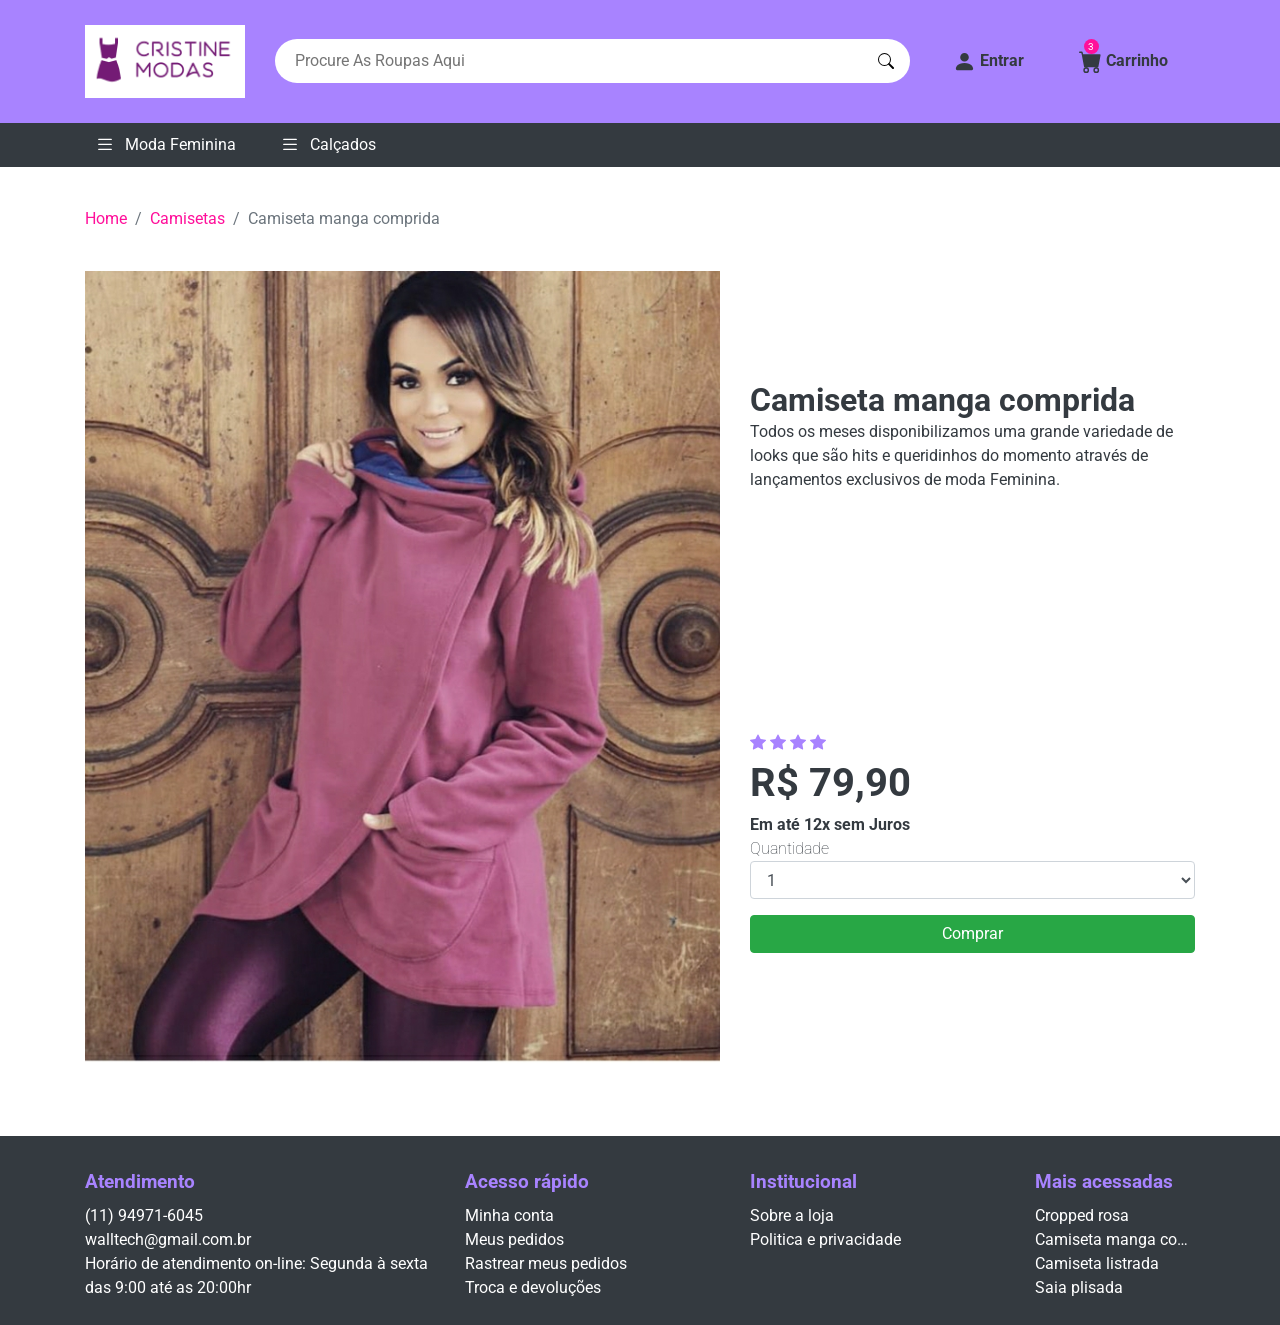
<file: log1.html>
<!DOCTYPE html>
<html lang="pt-br">

<head>
  <meta charset="UTF-8">
  <meta name="viewport" content="width=device-width, initial-scale=1.0">

  <title>Loja Virtual - Produto Camiseta</title>

  <!-- Favicons -->
  <link rel="manifest" href="./assets/images/favicons/apple-icon.png">
  <meta name="msapplication-TileColor" content="#FFC107">
  <meta name="msapplication-TileImage" content="./assets/images/favicons/ms-icon-144x144.png">
  <meta name="theme-color" content="#FFC107">
  <!-- end Favicons -->

  <!-- Css -->
  <link rel="stylesheet" href="./assets/css/style.css">
</head>

<body>

  <!-- header -->
  <header class="container-fluid">
    <!-- container -->
    <section class="container">
      <!-- row -->
      <article class="row d-flex align-items-center">

        <!-- logo -->
        <a href="./" class="col-md-2 d-flex justify-content-center">
          <img src="./assets/images/favico.png" class="img-fluid" alt="Logo WallTech">
        </a>

        <!-- buscador -->
        <form action="#" class="col-md-7 d-flex align-items-center">
          <input type="text" name="name" placeholder="Procure As Roupas Aqui">

          <button class="d-flex align-items-center">
            <svg width="1em" height="1em" viewBox="0 0 16 16" class="bi bi-search" fill="currentColor"
              xmlns="http://www.w3.org/2000/svg">
              <path fill-rule="evenodd"
                d="M10.442 10.442a1 1 0 0 1 1.415 0l3.85 3.85a1 1 0 0 1-1.414 1.415l-3.85-3.85a1 1 0 0 1 0-1.415z" />
              <path fill-rule="evenodd"
                d="M6.5 12a5.5 5.5 0 1 0 0-11 5.5 5.5 0 0 0 0 11zM13 6.5a6.5 6.5 0 1 1-13 0 6.5 6.5 0 0 1 13 0z" />
            </svg>
          </button>
        </form>

        <!-- administrativo do cliente -->
        <ul class="col-md-3 nav d-flex align-items-center justify-content-around">
          <li class="nav-item">
            <a href="#">
              <svg width="1em" height="1em" viewBox="0 0 16 16" class="bi bi-person-fill" fill="currentColor"
                xmlns="http://www.w3.org/2000/svg">
                <path fill-rule="evenodd"
                  d="M3 14s-1 0-1-1 1-4 6-4 6 3 6 4-1 1-1 1H3zm5-6a3 3 0 1 0 0-6 3 3 0 0 0 0 6z" />
              </svg>
              Entrar
            </a>
          </li>
          <li class="nav-item">
            <span class="notificacao d-flex align-items-center justify-content-center">3</span>
            <a href="#">
              <svg width="1em" height="1em" viewBox="0 0 16 16" class="bi bi-cart-fill" fill="currentColor"
                xmlns="http://www.w3.org/2000/svg">
                <path fill-rule="evenodd"
                  d="M0 1.5A.5.5 0 0 1 .5 1H2a.5.5 0 0 1 .485.379L2.89 3H14.5a.5.5 0 0 1 .491.592l-1.5 8A.5.5 0 0 1 13 12H4a.5.5 0 0 1-.491-.408L2.01 3.607 1.61 2H.5a.5.5 0 0 1-.5-.5zM5 12a2 2 0 1 0 0 4 2 2 0 0 0 0-4zm7 0a2 2 0 1 0 0 4 2 2 0 0 0 0-4zm-7 1a1 1 0 1 0 0 2 1 1 0 0 0 0-2zm7 0a1 1 0 1 0 0 2 1 1 0 0 0 0-2z" />
              </svg>
              Carrinho
            </a>
          </li>
        </ul>
        <!-- end administrativo do cliente -->
      </article>
      <!-- row -->
    </section>
    <!-- end container -->
  </header>
  <!-- end header -->

  <!-- menu do site -->
  <nav class="container-fluid nav-produtos">
    <!-- container -->
    <section class="container">
      <!-- menu -->
      <ul class="nav">
        <!-- lista de itens -->
        <li class="col-xl-2 col-lg-3 col-md-12 nav-item d-flex align-items-center">
          <svg width="1em" height="1em" viewBox="0 0 16 16" class="bi bi-list" fill="currentColor"
            xmlns="http://www.w3.org/2000/svg">
            <path fill-rule="evenodd"
              d="M2.5 11.5A.5.5 0 0 1 3 11h10a.5.5 0 0 1 0 1H3a.5.5 0 0 1-.5-.5zm0-4A.5.5 0 0 1 3 7h10a.5.5 0 0 1 0 1H3a.5.5 0 0 1-.5-.5zm0-4A.5.5 0 0 1 3 3h10a.5.5 0 0 1 0 1H3a.5.5 0 0 1-.5-.5z" />
          </svg>
          Moda Feminina
          <!-- submenu -->
          <ul class="nav flex-column">
            <li class="nav-item">
              <a href="#">
                Lançamentos
              </a>
            </li>

            <li class="nav-item">
              <a href="#">
                Plus Size
              </a>
            </li>

            <li class="nav-item">
              <a href="#">
                Moda Praia
              </a>
            </li>

            <li class="nav-item">
              <a href="#">
                Acessórios
              </a>
            </li>

            <li class="nav-item">
              <a href="#">
                Promoção
              </a>
            </li>
          </ul>
          <!-- end submenu -->
        </li>

        <!-- lista de itens -->
        <li class="col-xl-2 col-lg-3 col-md-12 nav-item d-flex align-items-center">
          <svg width="1em" height="1em" viewBox="0 0 16 16" class="bi bi-list" fill="currentColor"
            xmlns="http://www.w3.org/2000/svg">
            <path fill-rule="evenodd"
              d="M2.5 11.5A.5.5 0 0 1 3 11h10a.5.5 0 0 1 0 1H3a.5.5 0 0 1-.5-.5zm0-4A.5.5 0 0 1 3 7h10a.5.5 0 0 1 0 1H3a.5.5 0 0 1-.5-.5zm0-4A.5.5 0 0 1 3 3h10a.5.5 0 0 1 0 1H3a.5.5 0 0 1-.5-.5z" />
          </svg>
          Calçados
        </li>
      </ul>
      <!-- menu -->
    </section>
    <!-- end container -->
  </nav>
  <!-- end menu do site -->

  <!-- main -->
  <main>


    <!-- container produto -->
    <section class="container">

      <nav aria-label="breadcrumb">
        <ol class="breadcrumb">
          <li class="breadcrumb-item"><a href="./">Home</a></li>
          <li class="breadcrumb-item"><a href="./camisetas.html">Camisetas</a></li>
          <li class="breadcrumb-item active" aria-current="page">Camiseta manga comprida</li>
        </ol>
      </nav>

      <article class="row produtos-compra">
        <figure class="col-md-7 mb-3">
          <img src="./assets/images/Modelo_WallTech/Modelo_1.jpeg" class="img-fluid"
            alt="Camiseta manga Comprida">
        </figure>

        <section class="col-md-5 mb-3 d-flex flex-column justify-content-around">
          <article class="produtos-conteudo">
            <h1>Camiseta manga comprida</h1>
            <p>
              Todos os meses disponibilizamos uma grande variedade de looks que são hits e queridinhos do momento
              através de lançamentos exclusivos de moda Feminina.
            </p>
          </article>

          <article class="produtos-preco">
            <div class="produtos-stars">
              <svg width="1em" height="1em" viewBox="0 0 16 16" class="bi bi-star-fill" fill="currentColor"
                xmlns="http://www.w3.org/2000/svg">
                <path
                  d="M3.612 15.443c-.386.198-.824-.149-.746-.592l.83-4.73L.173 6.765c-.329-.314-.158-.888.283-.95l4.898-.696L7.538.792c.197-.39.73-.39.927 0l2.184 4.327 4.898.696c.441.062.612.636.283.95l-3.523 3.356.83 4.73c.078.443-.36.79-.746.592L8 13.187l-4.389 2.256z" />
              </svg>

              <svg width="1em" height="1em" viewBox="0 0 16 16" class="bi bi-star-fill" fill="currentColor"
                xmlns="http://www.w3.org/2000/svg">
                <path
                  d="M3.612 15.443c-.386.198-.824-.149-.746-.592l.83-4.73L.173 6.765c-.329-.314-.158-.888.283-.95l4.898-.696L7.538.792c.197-.39.73-.39.927 0l2.184 4.327 4.898.696c.441.062.612.636.283.95l-3.523 3.356.83 4.73c.078.443-.36.79-.746.592L8 13.187l-4.389 2.256z" />
              </svg>

              <svg width="1em" height="1em" viewBox="0 0 16 16" class="bi bi-star-fill" fill="currentColor"
                xmlns="http://www.w3.org/2000/svg">
                <path
                  d="M3.612 15.443c-.386.198-.824-.149-.746-.592l.83-4.73L.173 6.765c-.329-.314-.158-.888.283-.95l4.898-.696L7.538.792c.197-.39.73-.39.927 0l2.184 4.327 4.898.696c.441.062.612.636.283.95l-3.523 3.356.83 4.73c.078.443-.36.79-.746.592L8 13.187l-4.389 2.256z" />
              </svg>

              <svg width="1em" height="1em" viewBox="0 0 16 16" class="bi bi-star-fill" fill="currentColor"
                xmlns="http://www.w3.org/2000/svg">
                <path
                  d="M3.612 15.443c-.386.198-.824-.149-.746-.592l.83-4.73L.173 6.765c-.329-.314-.158-.888.283-.95l4.898-.696L7.538.792c.197-.39.73-.39.927 0l2.184 4.327 4.898.696c.441.062.612.636.283.95l-3.523 3.356.83 4.73c.078.443-.36.79-.746.592L8 13.187l-4.389 2.256z" />
              </svg>
            </div>

            <strong>
              R$ 79,90
              <span class="d-block">Em até 12x sem Juros</span>
            </strong>

            <form action="#">
              <div class="form-group">
                <label for="produtos-quantidade-itens">Quantidade</label>
                <select class="form-control" id="produtos-quantidade-itens">
                  <option>1</option>
                  <option>2</option>
                  <option>3</option>
                  <option>4</option>
                  <option>5</option>
                </select>
              </div>

              <button type="submit" class="btn btn-success col-md-12">Comprar</button>
            </form>
          </article>
        </section>

        <div class="fb-comments col-md-12 mt-2 mb-5"
          data-href="http://127.0.0.1:5500/Hands-on-2/produto-camiseta-manga-comprida.html" data-numposts="5"
          data-width="100%"></div>
      </article>
    </section>
    <!-- container produto -->

  </main>
  <!-- end main -->

  <!-- Footer -->
  <footer class="container-fluid">
    <!-- container -->
    <section class="container">
      <!-- menus -->
      <section class="row">
        <!-- atendimento -->
        <article class="col-md-4">
          <h4>
            Atendimento
          </h4>
          <!-- links -->
          <ul class="nav flex-column">
            <li class="nav-item">
              <a href="tel:+5511999999999">(11) 94971-6045</a>
            </li>

            <li class="nav-item">
              <a href="mailto:contato@sualoja.com.br">walltech@gmail.com.br</a>
            </li>

            <li class="nav-item">
              Horário de atendimento on-line: Segunda à sexta das 9:00 até as 20:00hr
            </li>
          </ul>
        </article>
        <!-- end atendimento -->

        <!-- acesso rápido -->
        <article class="col-md-3">
          <h4>
            Acesso rápido
          </h4>
          <!-- links -->
          <ul class="nav flex-column">
            <li class="nav-item">
              <a href="#">Minha conta</a>
            </li>

            <li class="nav-item">
              <a href="#">Meus pedidos</a>
            </li>

            <li class="nav-item">
              <a href="#">Rastrear meus pedidos</a>
            </li>

            <li class="nav-item">
              <a href="#">Troca e devoluções</a>
            </li>
          </ul>
        </article>
        <!-- end acesso rápido -->

        <!-- institucional -->
        <article class="col-md-3">
          <h4>
            Institucional
          </h4>
          <!-- links -->
          <ul class="nav flex-column">
            <li class="nav-item">
              <a href="#">Sobre a loja</a>
            </li>

            <li class="nav-item">
              <a href="#">Politica e privacidade</a>
            </li>
          </ul>
        </article>
        <!-- end institucional -->

        <!-- mais acessadas -->
        <article class="col-md-2">
          <h4>
            Mais acessadas
          </h4>
          <!-- links -->
          <ul class="nav flex-column">
            <li class="nav-item">
              <a href="#">Cropped rosa</a>
            </li>

            <li class="nav-item ellipsis">
              <a href="#">Camiseta manga comprida</a>
            </li>

            <li class="nav-item">
              <a href="#">Camiseta listrada</a>
            </li>

            <li class="nav-item">
              <a href="#">Saia plisada</a>
            </li>
          </ul>
        </article>
        <!-- end mais acessadas -->
      </section>
      <!-- end menus -->
    </section>
    <!-- end container -->

  </footer>
  <!-- end Footer-->

  <!-- Arquivos Bootstrap -->
  <script src="./assets/js/jquery.js"></script>
  <script src="./assets/js/popper.js"></script>
  <script src="./assets/js/bootstrap.js"></script>

  <!-- Facebook Plugin -->
  <div id="fb-root"></div>
  <script async defer crossorigin="anonymous" src="#"
    nonce="WrKsa3W6"></script>
</body>

</html>
</file>
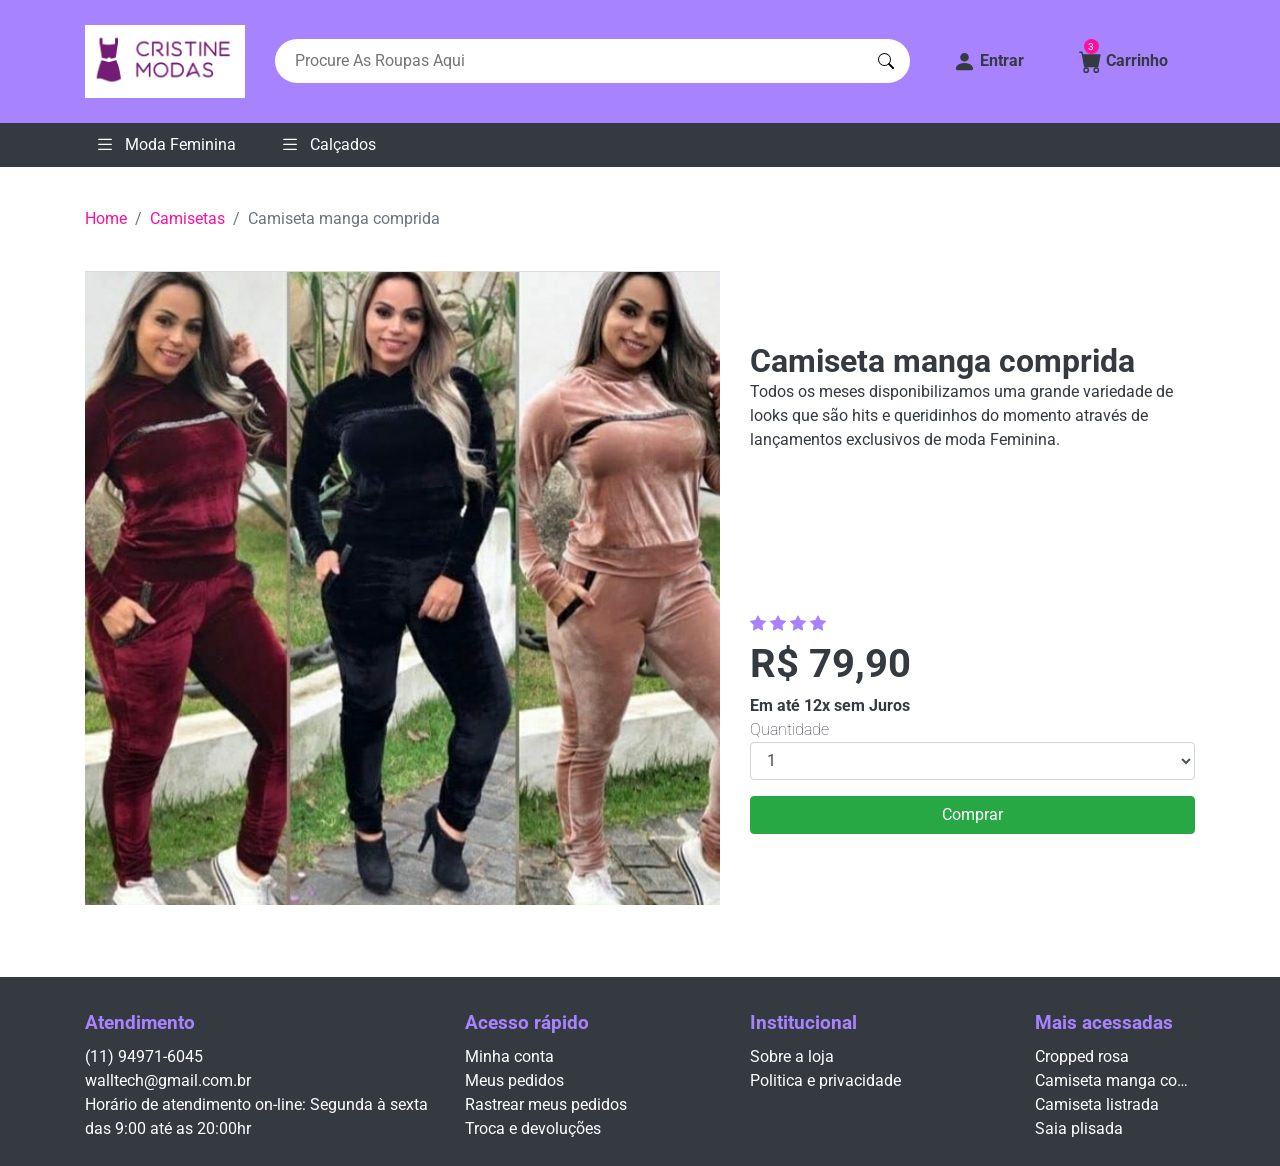
<file: log7.html>
<!DOCTYPE html>
<html lang="pt-br">

<head>
  <meta charset="UTF-8">
  <meta name="viewport" content="width=device-width, initial-scale=1.0">

  <title>Loja Virtual - Produto Camiseta</title>

  <!-- Favicons -->
  <link rel="manifest" href="./assets/images/favicons/apple-icon.png">
  <meta name="msapplication-TileColor" content="#FFC107">
  <meta name="msapplication-TileImage" content="./assets/images/favicons/ms-icon-144x144.png">
  <meta name="theme-color" content="#FFC107">
  <!-- end Favicons -->

  <!-- Css -->
  <link rel="stylesheet" href="./assets/css/style.css">
</head>

<body>

  <!-- header -->
  <header class="container-fluid">
    <!-- container -->
    <section class="container">
      <!-- row -->
      <article class="row d-flex align-items-center">

        <!-- logo -->
        <a href="./" class="col-md-2 d-flex justify-content-center">
          <img src="./assets/images/favico.png" class="img-fluid" alt="Logo WallTech">
        </a>

        <!-- buscador -->
        <form action="#" class="col-md-7 d-flex align-items-center">
          <input type="text" name="name" placeholder="Procure As Roupas Aqui">

          <button class="d-flex align-items-center">
            <svg width="1em" height="1em" viewBox="0 0 16 16" class="bi bi-search" fill="currentColor"
              xmlns="http://www.w3.org/2000/svg">
              <path fill-rule="evenodd"
                d="M10.442 10.442a1 1 0 0 1 1.415 0l3.85 3.85a1 1 0 0 1-1.414 1.415l-3.85-3.85a1 1 0 0 1 0-1.415z" />
              <path fill-rule="evenodd"
                d="M6.5 12a5.5 5.5 0 1 0 0-11 5.5 5.5 0 0 0 0 11zM13 6.5a6.5 6.5 0 1 1-13 0 6.5 6.5 0 0 1 13 0z" />
            </svg>
          </button>
        </form>

        <!-- administrativo do cliente -->
        <ul class="col-md-3 nav d-flex align-items-center justify-content-around">
          <li class="nav-item">
            <a href="#">
              <svg width="1em" height="1em" viewBox="0 0 16 16" class="bi bi-person-fill" fill="currentColor"
                xmlns="http://www.w3.org/2000/svg">
                <path fill-rule="evenodd"
                  d="M3 14s-1 0-1-1 1-4 6-4 6 3 6 4-1 1-1 1H3zm5-6a3 3 0 1 0 0-6 3 3 0 0 0 0 6z" />
              </svg>
              Entrar
            </a>
          </li>
          <li class="nav-item">
            <span class="notificacao d-flex align-items-center justify-content-center">3</span>
            <a href="#">
              <svg width="1em" height="1em" viewBox="0 0 16 16" class="bi bi-cart-fill" fill="currentColor"
                xmlns="http://www.w3.org/2000/svg">
                <path fill-rule="evenodd"
                  d="M0 1.5A.5.5 0 0 1 .5 1H2a.5.5 0 0 1 .485.379L2.89 3H14.5a.5.5 0 0 1 .491.592l-1.5 8A.5.5 0 0 1 13 12H4a.5.5 0 0 1-.491-.408L2.01 3.607 1.61 2H.5a.5.5 0 0 1-.5-.5zM5 12a2 2 0 1 0 0 4 2 2 0 0 0 0-4zm7 0a2 2 0 1 0 0 4 2 2 0 0 0 0-4zm-7 1a1 1 0 1 0 0 2 1 1 0 0 0 0-2zm7 0a1 1 0 1 0 0 2 1 1 0 0 0 0-2z" />
              </svg>
              Carrinho
            </a>
          </li>
        </ul>
        <!-- end administrativo do cliente -->
      </article>
      <!-- row -->
    </section>
    <!-- end container -->
  </header>
  <!-- end header -->

  <!-- menu do site -->
  <nav class="container-fluid nav-produtos">
    <!-- container -->
    <section class="container">
      <!-- menu -->
      <ul class="nav">
        <!-- lista de itens -->
        <li class="col-xl-2 col-lg-3 col-md-12 nav-item d-flex align-items-center">
          <svg width="1em" height="1em" viewBox="0 0 16 16" class="bi bi-list" fill="currentColor"
            xmlns="http://www.w3.org/2000/svg">
            <path fill-rule="evenodd"
              d="M2.5 11.5A.5.5 0 0 1 3 11h10a.5.5 0 0 1 0 1H3a.5.5 0 0 1-.5-.5zm0-4A.5.5 0 0 1 3 7h10a.5.5 0 0 1 0 1H3a.5.5 0 0 1-.5-.5zm0-4A.5.5 0 0 1 3 3h10a.5.5 0 0 1 0 1H3a.5.5 0 0 1-.5-.5z" />
          </svg>
          Moda Feminina
          <!-- submenu -->
          <ul class="nav flex-column">
            <li class="nav-item">
              <a href="#">
                Lançamentos
              </a>
            </li>

            <li class="nav-item">
              <a href="#">
                Plus Size
              </a>
            </li>

            <li class="nav-item">
              <a href="#">
                Moda Praia
              </a>
            </li>

            <li class="nav-item">
              <a href="#">
                Acessórios
              </a>
            </li>

            <li class="nav-item">
              <a href="#">
                Promoção
              </a>
            </li>
          </ul>
          <!-- end submenu -->
        </li>

        <!-- lista de itens -->
        <li class="col-xl-2 col-lg-3 col-md-12 nav-item d-flex align-items-center">
          <svg width="1em" height="1em" viewBox="0 0 16 16" class="bi bi-list" fill="currentColor"
            xmlns="http://www.w3.org/2000/svg">
            <path fill-rule="evenodd"
              d="M2.5 11.5A.5.5 0 0 1 3 11h10a.5.5 0 0 1 0 1H3a.5.5 0 0 1-.5-.5zm0-4A.5.5 0 0 1 3 7h10a.5.5 0 0 1 0 1H3a.5.5 0 0 1-.5-.5zm0-4A.5.5 0 0 1 3 3h10a.5.5 0 0 1 0 1H3a.5.5 0 0 1-.5-.5z" />
          </svg>
          Calçados
        </li>
      </ul>
      <!-- menu -->
    </section>
    <!-- end container -->
  </nav>
  <!-- end menu do site -->

  <!-- main -->
  <main>


    <!-- container produto -->
    <section class="container">

      <nav aria-label="breadcrumb">
        <ol class="breadcrumb">
          <li class="breadcrumb-item"><a href="./">Home</a></li>
          <li class="breadcrumb-item"><a href="./camisetas.html">Camisetas</a></li>
          <li class="breadcrumb-item active" aria-current="page">Camiseta manga comprida</li>
        </ol>
      </nav>

      <article class="row produtos-compra">
        <figure class="col-md-7 mb-3">
          <img src="./assets/images/Modelo_WallTech/Modelo_7.jpeg" class="img-fluid"
            alt="Camiseta manga Comprida">
        </figure>

        <section class="col-md-5 mb-3 d-flex flex-column justify-content-around">
          <article class="produtos-conteudo">
            <h1>Camiseta manga comprida</h1>
            <p>
              Todos os meses disponibilizamos uma grande variedade de looks que são hits e queridinhos do momento
              através de lançamentos exclusivos de moda Feminina.
            </p>
          </article>

          <article class="produtos-preco">
            <div class="produtos-stars">
              <svg width="1em" height="1em" viewBox="0 0 16 16" class="bi bi-star-fill" fill="currentColor"
                xmlns="http://www.w3.org/2000/svg">
                <path
                  d="M3.612 15.443c-.386.198-.824-.149-.746-.592l.83-4.73L.173 6.765c-.329-.314-.158-.888.283-.95l4.898-.696L7.538.792c.197-.39.73-.39.927 0l2.184 4.327 4.898.696c.441.062.612.636.283.95l-3.523 3.356.83 4.73c.078.443-.36.79-.746.592L8 13.187l-4.389 2.256z" />
              </svg>

              <svg width="1em" height="1em" viewBox="0 0 16 16" class="bi bi-star-fill" fill="currentColor"
                xmlns="http://www.w3.org/2000/svg">
                <path
                  d="M3.612 15.443c-.386.198-.824-.149-.746-.592l.83-4.73L.173 6.765c-.329-.314-.158-.888.283-.95l4.898-.696L7.538.792c.197-.39.73-.39.927 0l2.184 4.327 4.898.696c.441.062.612.636.283.95l-3.523 3.356.83 4.73c.078.443-.36.79-.746.592L8 13.187l-4.389 2.256z" />
              </svg>

              <svg width="1em" height="1em" viewBox="0 0 16 16" class="bi bi-star-fill" fill="currentColor"
                xmlns="http://www.w3.org/2000/svg">
                <path
                  d="M3.612 15.443c-.386.198-.824-.149-.746-.592l.83-4.73L.173 6.765c-.329-.314-.158-.888.283-.95l4.898-.696L7.538.792c.197-.39.73-.39.927 0l2.184 4.327 4.898.696c.441.062.612.636.283.95l-3.523 3.356.83 4.73c.078.443-.36.79-.746.592L8 13.187l-4.389 2.256z" />
              </svg>

              <svg width="1em" height="1em" viewBox="0 0 16 16" class="bi bi-star-fill" fill="currentColor"
                xmlns="http://www.w3.org/2000/svg">
                <path
                  d="M3.612 15.443c-.386.198-.824-.149-.746-.592l.83-4.73L.173 6.765c-.329-.314-.158-.888.283-.95l4.898-.696L7.538.792c.197-.39.73-.39.927 0l2.184 4.327 4.898.696c.441.062.612.636.283.95l-3.523 3.356.83 4.73c.078.443-.36.79-.746.592L8 13.187l-4.389 2.256z" />
              </svg>
            </div>

            <strong>
              R$ 79,90
              <span class="d-block">Em até 12x sem Juros</span>
            </strong>

            <form action="#">
              <div class="form-group">
                <label for="produtos-quantidade-itens">Quantidade</label>
                <select class="form-control" id="produtos-quantidade-itens">
                  <option>1</option>
                  <option>2</option>
                  <option>3</option>
                  <option>4</option>
                  <option>5</option>
                </select>
              </div>

              <button type="submit" class="btn btn-success col-md-12">Comprar</button>
            </form>
          </article>
        </section>

        <div class="fb-comments col-md-12 mt-2 mb-5"
          data-href="http://127.0.0.1:5500/Hands-on-2/produto-camiseta-manga-comprida.html" data-numposts="5"
          data-width="100%"></div>
      </article>
    </section>
    <!-- container produto -->

  </main>
  <!-- end main -->

  <!-- Footer -->
  <footer class="container-fluid">
    <!-- container -->
    <section class="container">
      <!-- menus -->
      <section class="row">
        <!-- atendimento -->
        <article class="col-md-4">
          <h4>
            Atendimento
          </h4>
          <!-- links -->
          <ul class="nav flex-column">
            <li class="nav-item">
              <a href="tel:+5511999999999">(11) 94971-6045</a>
            </li>

            <li class="nav-item">
              <a href="mailto:contato@sualoja.com.br">walltech@gmail.com.br</a>
            </li>

            <li class="nav-item">
              Horário de atendimento on-line: Segunda à sexta das 9:00 até as 20:00hr
            </li>
          </ul>
        </article>
        <!-- end atendimento -->

        <!-- acesso rápido -->
        <article class="col-md-3">
          <h4>
            Acesso rápido
          </h4>
          <!-- links -->
          <ul class="nav flex-column">
            <li class="nav-item">
              <a href="#">Minha conta</a>
            </li>

            <li class="nav-item">
              <a href="#">Meus pedidos</a>
            </li>

            <li class="nav-item">
              <a href="#">Rastrear meus pedidos</a>
            </li>

            <li class="nav-item">
              <a href="#">Troca e devoluções</a>
            </li>
          </ul>
        </article>
        <!-- end acesso rápido -->

        <!-- institucional -->
        <article class="col-md-3">
          <h4>
            Institucional
          </h4>
          <!-- links -->
          <ul class="nav flex-column">
            <li class="nav-item">
              <a href="#">Sobre a loja</a>
            </li>

            <li class="nav-item">
              <a href="#">Politica e privacidade</a>
            </li>
          </ul>
        </article>
        <!-- end institucional -->

        <!-- mais acessadas -->
        <article class="col-md-2">
          <h4>
            Mais acessadas
          </h4>
          <!-- links -->
          <ul class="nav flex-column">
            <li class="nav-item">
              <a href="#">Cropped rosa</a>
            </li>

            <li class="nav-item ellipsis">
              <a href="#">Camiseta manga comprida</a>
            </li>

            <li class="nav-item">
              <a href="#">Camiseta listrada</a>
            </li>

            <li class="nav-item">
              <a href="#">Saia plisada</a>
            </li>
          </ul>
        </article>
        <!-- end mais acessadas -->
      </section>
      <!-- end menus -->
    </section>
    <!-- end container -->

  </footer>
  <!-- end Footer-->

  <!-- Arquivos Bootstrap -->
  <script src="./assets/js/jquery.js"></script>
  <script src="./assets/js/popper.js"></script>
  <script src="./assets/js/bootstrap.js"></script>

  <!-- Facebook Plugin -->
  <div id="fb-root"></div>
  <script async defer crossorigin="anonymous" src="#"
    nonce="WrKsa3W6"></script>
</body>

</html>
</file>
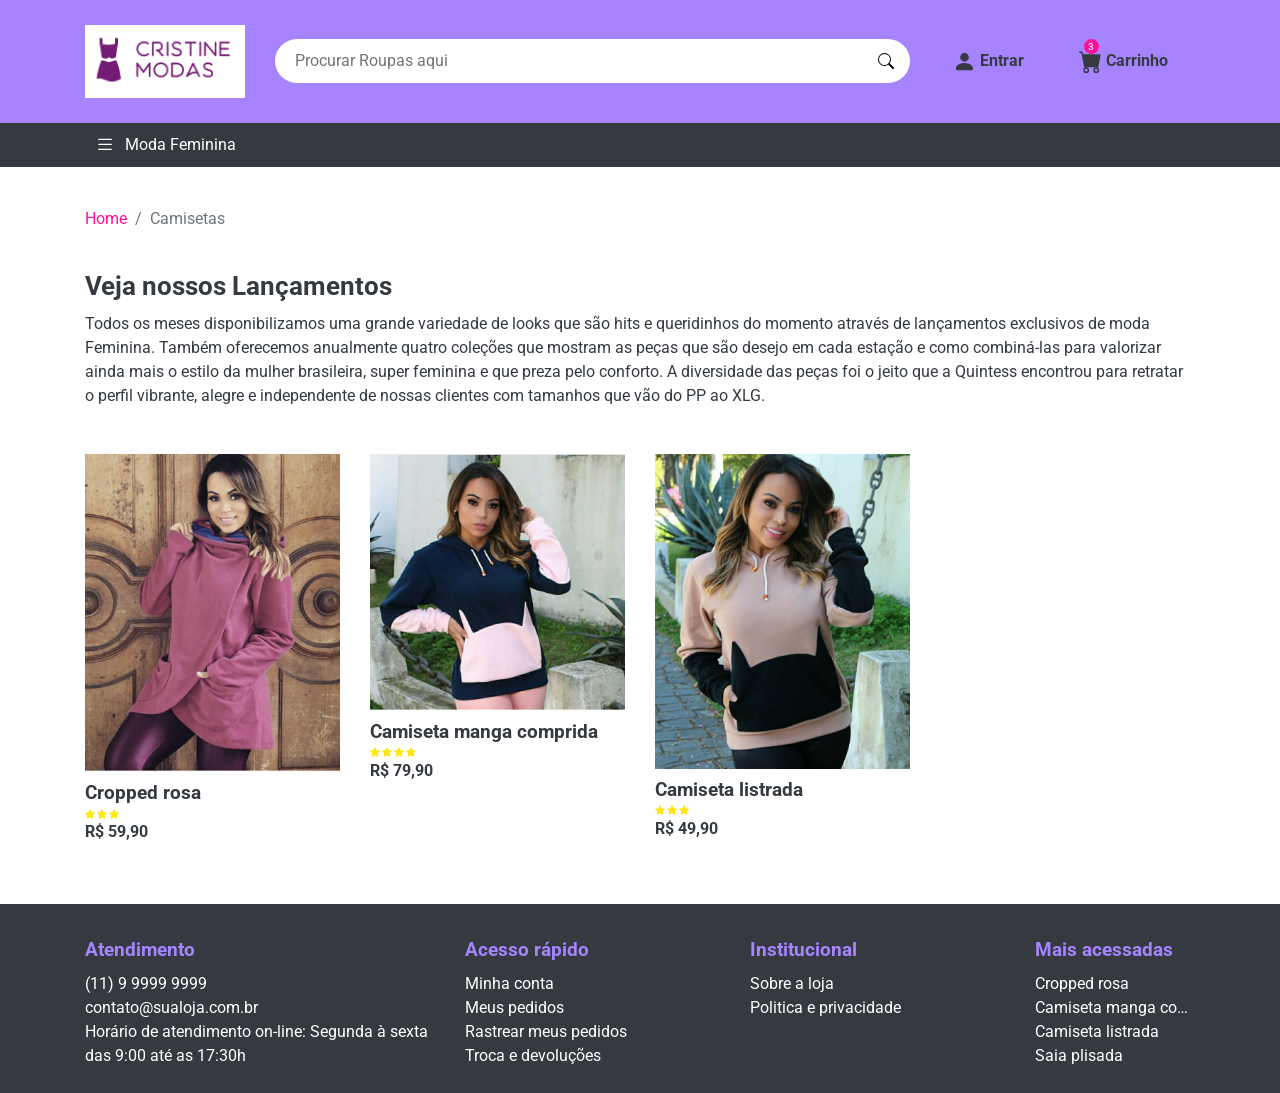
<file: select_menu.html>
<!DOCTYPE html>
<html lang="pt-br">

<head>
  <meta charset="UTF-8">
  <meta name="viewport" content="width=device-width, initial-scale=1.0">

  <title>Loja Virtual - Camisetas</title>

  <!-- Favicons -->
  <meta name="msapplication-TileColor" content="#FFC107">
  <meta name="msapplication-TileImage" content="./assets/images/favicons/ms-icon-144x144.png">
  <meta name="theme-color" content="#FFC107">
  <!-- end Favicons -->

  <!-- Css -->
  <link rel="stylesheet" href="./assets/css/style.css">
</head>

<body>

  <!-- header -->
  <header class="container-fluid">
    <!-- container -->
    <section class="container">
      <!-- row -->
      <article class="row d-flex align-items-center">

        <!-- logo -->
        <a href="./" class="col-md-2 d-flex justify-content-center">
          <img src="./assets/images/favico.png" class="img-fluid" alt="Logo da empresa - Moda da Mulher">
        </a>

        <!-- buscador -->
        <form action="#" class="col-md-7 d-flex align-items-center">
          <input type="text" name="name" placeholder="Procurar Roupas aqui">

          <button class="d-flex align-items-center">
            <svg width="1em" height="1em" viewBox="0 0 16 16" class="bi bi-search" fill="currentColor"
              xmlns="http://www.w3.org/2000/svg">
              <path fill-rule="evenodd"
                d="M10.442 10.442a1 1 0 0 1 1.415 0l3.85 3.85a1 1 0 0 1-1.414 1.415l-3.85-3.85a1 1 0 0 1 0-1.415z" />
              <path fill-rule="evenodd"
                d="M6.5 12a5.5 5.5 0 1 0 0-11 5.5 5.5 0 0 0 0 11zM13 6.5a6.5 6.5 0 1 1-13 0 6.5 6.5 0 0 1 13 0z" />
            </svg>
          </button>
        </form>

        <!-- administrativo do cliente -->
        <ul class="col-md-3 nav d-flex align-items-center justify-content-around">
          <li class="nav-item">
            <a href="#">
              <svg width="1em" height="1em" viewBox="0 0 16 16" class="bi bi-person-fill" fill="currentColor"
                xmlns="http://www.w3.org/2000/svg">
                <path fill-rule="evenodd"
                  d="M3 14s-1 0-1-1 1-4 6-4 6 3 6 4-1 1-1 1H3zm5-6a3 3 0 1 0 0-6 3 3 0 0 0 0 6z" />
              </svg>

              Entrar
            </a>
          </li>

          <li class="nav-item">
            <span class="notificacao d-flex align-items-center justify-content-center">3</span>
            <a href="#">
              <svg width="1em" height="1em" viewBox="0 0 16 16" class="bi bi-cart-fill" fill="currentColor"
                xmlns="http://www.w3.org/2000/svg">
                <path fill-rule="evenodd"
                  d="M0 1.5A.5.5 0 0 1 .5 1H2a.5.5 0 0 1 .485.379L2.89 3H14.5a.5.5 0 0 1 .491.592l-1.5 8A.5.5 0 0 1 13 12H4a.5.5 0 0 1-.491-.408L2.01 3.607 1.61 2H.5a.5.5 0 0 1-.5-.5zM5 12a2 2 0 1 0 0 4 2 2 0 0 0 0-4zm7 0a2 2 0 1 0 0 4 2 2 0 0 0 0-4zm-7 1a1 1 0 1 0 0 2 1 1 0 0 0 0-2zm7 0a1 1 0 1 0 0 2 1 1 0 0 0 0-2z" />
              </svg>
              Carrinho
            </a>
          </li>
        </ul>
        <!-- end administrativo do cliente -->

      </article>
      <!-- row -->
    </section>
    <!-- end container -->
  </header>
  <!-- end header -->

  <!-- menu do site -->
  <nav class="container-fluid nav-produtos">
    <!-- container -->
    <section class="container">
      <!-- menu -->
      <ul class="nav">
        <!-- lista de itens -->
        <li class="col-xl-2 col-lg-3 col-md-12 nav-item d-flex align-items-center">
          <svg width="1em" height="1em" viewBox="0 0 16 16" class="bi bi-list" fill="currentColor"
            xmlns="http://www.w3.org/2000/svg">
            <path fill-rule="evenodd"
              d="M2.5 11.5A.5.5 0 0 1 3 11h10a.5.5 0 0 1 0 1H3a.5.5 0 0 1-.5-.5zm0-4A.5.5 0 0 1 3 7h10a.5.5 0 0 1 0 1H3a.5.5 0 0 1-.5-.5zm0-4A.5.5 0 0 1 3 3h10a.5.5 0 0 1 0 1H3a.5.5 0 0 1-.5-.5z" />
          </svg>
          Moda Feminina

          <!-- submenu -->
          <ul class="nav flex-column">
            <li class="nav-item">
              <a href="#">
                Lançamentos
              </a>
            </li>

            <li class="nav-item">
              <a href="#">
                Plus Size
              </a>
            </li>

            <li class="nav-item">
              <a href="#">
                Moda Praia
              </a>
            </li>
          <!-- end submenu -->
        </li>
      <!-- menu -->
    </section>
    <!-- end container -->
  </nav>
  <!-- end menu do site -->

  <!-- main -->
  <main>


    <!-- container produtos -->
    <section class="container produtos">

      <nav aria-label="breadcrumb">
        <ol class="breadcrumb">
          <li class="breadcrumb-item"><a href="./">Home</a></li>
          <li class="breadcrumb-item active" aria-current="page">Camisetas</li>
        </ol>
      </nav>

      <!-- title -->
      <h1>Veja nossos Lançamentos</h1>
      <p>
        Todos os meses disponibilizamos uma grande variedade de looks que são hits e queridinhos do momento através de
        lançamentos exclusivos de moda Feminina. Também oferecemos anualmente quatro coleções que mostram as peças que
        são desejo em cada estação e como combiná-las para valorizar ainda mais o estilo da mulher brasileira, super
        feminina e que preza pelo conforto. A diversidade das peças foi o jeito que a Quintess encontrou para retratar o
        perfil vibrante, alegre e independente de nossas clientes com tamanhos que vão do PP ao XLG.
      </p>
      <!-- listagem dos produtos -->
      <article class="row">

        <!-- produtos -->
        <a href="log1.html" class="produtos-container col-md-3">
          <!-- imagem do produto -->
          <img src="./assets/images/Modelo_WallTech/Modelo_1.jpeg" class="img-fluid" alt="Cropped rosa" width="300px" height="300px">

          <!-- itens do produto -->
          <article class="produtos-itens">
            <!-- title produto -->
            <h2>Cropped rosa</h2>

            <!-- stars -->
            <div class="produtos-stars">
              <svg width="1em" height="1em" viewBox="0 0 16 16" class="bi bi-star-fill" fill="currentColor"
                xmlns="http://www.w3.org/2000/svg">
                <path
                  d="M3.612 15.443c-.386.198-.824-.149-.746-.592l.83-4.73L.173 6.765c-.329-.314-.158-.888.283-.95l4.898-.696L7.538.792c.197-.39.73-.39.927 0l2.184 4.327 4.898.696c.441.062.612.636.283.95l-3.523 3.356.83 4.73c.078.443-.36.79-.746.592L8 13.187l-4.389 2.256z" />
              </svg>

              <svg width="1em" height="1em" viewBox="0 0 16 16" class="bi bi-star-fill" fill="currentColor"
                xmlns="http://www.w3.org/2000/svg">
                <path
                  d="M3.612 15.443c-.386.198-.824-.149-.746-.592l.83-4.73L.173 6.765c-.329-.314-.158-.888.283-.95l4.898-.696L7.538.792c.197-.39.73-.39.927 0l2.184 4.327 4.898.696c.441.062.612.636.283.95l-3.523 3.356.83 4.73c.078.443-.36.79-.746.592L8 13.187l-4.389 2.256z" />
              </svg>

              <svg width="1em" height="1em" viewBox="0 0 16 16" class="bi bi-star-fill" fill="currentColor"
                xmlns="http://www.w3.org/2000/svg">
                <path
                  d="M3.612 15.443c-.386.198-.824-.149-.746-.592l.83-4.73L.173 6.765c-.329-.314-.158-.888.283-.95l4.898-.696L7.538.792c.197-.39.73-.39.927 0l2.184 4.327 4.898.696c.441.062.612.636.283.95l-3.523 3.356.83 4.73c.078.443-.36.79-.746.592L8 13.187l-4.389 2.256z" />
              </svg>
            </div>

            <!-- preco -->
            <strong class="produtos-preco">
              R$ 59,90
            </strong>
          </article>
          <!-- end itens do produto -->
        </a>
        <!-- end produtos -->

        <!-- produtos -->
        <a href="log2.html" class="produtos-container col-md-3">
          <!-- imagem do produto -->
          <img src="./assets/images/Modelo_WallTech/Modelo_2.jpeg" class="img-fluid" alt="Camiseta manga comprida" min-width='300px'>

          <!-- itens do produto -->
          <article class="produtos-itens">
            <!-- title produto -->
            <h2>Camiseta manga comprida</h2>

            <!-- stars -->
            <div class="produtos-stars">
              <svg width="1em" height="1em" viewBox="0 0 16 16" class="bi bi-star-fill" fill="currentColor"
                xmlns="http://www.w3.org/2000/svg">
                <path
                  d="M3.612 15.443c-.386.198-.824-.149-.746-.592l.83-4.73L.173 6.765c-.329-.314-.158-.888.283-.95l4.898-.696L7.538.792c.197-.39.73-.39.927 0l2.184 4.327 4.898.696c.441.062.612.636.283.95l-3.523 3.356.83 4.73c.078.443-.36.79-.746.592L8 13.187l-4.389 2.256z" />
              </svg>

              <svg width="1em" height="1em" viewBox="0 0 16 16" class="bi bi-star-fill" fill="currentColor"
                xmlns="http://www.w3.org/2000/svg">
                <path
                  d="M3.612 15.443c-.386.198-.824-.149-.746-.592l.83-4.73L.173 6.765c-.329-.314-.158-.888.283-.95l4.898-.696L7.538.792c.197-.39.73-.39.927 0l2.184 4.327 4.898.696c.441.062.612.636.283.95l-3.523 3.356.83 4.73c.078.443-.36.79-.746.592L8 13.187l-4.389 2.256z" />
              </svg>

              <svg width="1em" height="1em" viewBox="0 0 16 16" class="bi bi-star-fill" fill="currentColor"
                xmlns="http://www.w3.org/2000/svg">
                <path
                  d="M3.612 15.443c-.386.198-.824-.149-.746-.592l.83-4.73L.173 6.765c-.329-.314-.158-.888.283-.95l4.898-.696L7.538.792c.197-.39.73-.39.927 0l2.184 4.327 4.898.696c.441.062.612.636.283.95l-3.523 3.356.83 4.73c.078.443-.36.79-.746.592L8 13.187l-4.389 2.256z" />
              </svg>

              <svg width="1em" height="1em" viewBox="0 0 16 16" class="bi bi-star-fill" fill="currentColor"
                xmlns="http://www.w3.org/2000/svg">
                <path
                  d="M3.612 15.443c-.386.198-.824-.149-.746-.592l.83-4.73L.173 6.765c-.329-.314-.158-.888.283-.95l4.898-.696L7.538.792c.197-.39.73-.39.927 0l2.184 4.327 4.898.696c.441.062.612.636.283.95l-3.523 3.356.83 4.73c.078.443-.36.79-.746.592L8 13.187l-4.389 2.256z" />
              </svg>
            </div>

            <!-- preco -->
            <strong class="produtos-preco">
              R$ 79,90
            </strong>
          </article>
          <!-- end itens do produto -->
        </a>
        <!-- end produtos -->

        <!-- produtos -->
        <a href="log3.html" class="produtos-container col-md-3">
          <!-- imagem do produto -->
          <img src="./assets/images/Modelo_WallTech/Modelo_3.jpeg" class="img-fluid" alt="Camiseta listrada">

          <!-- itens do produto -->
          <article class="produtos-itens">
            <!-- title produto -->
            <h2>Camiseta listrada</h2>

            <!-- stars -->
            <div class="produtos-stars">
              <svg width="1em" height="1em" viewBox="0 0 16 16" class="bi bi-star-fill" fill="currentColor"
                xmlns="http://www.w3.org/2000/svg">
                <path
                  d="M3.612 15.443c-.386.198-.824-.149-.746-.592l.83-4.73L.173 6.765c-.329-.314-.158-.888.283-.95l4.898-.696L7.538.792c.197-.39.73-.39.927 0l2.184 4.327 4.898.696c.441.062.612.636.283.95l-3.523 3.356.83 4.73c.078.443-.36.79-.746.592L8 13.187l-4.389 2.256z" />
              </svg>

              <svg width="1em" height="1em" viewBox="0 0 16 16" class="bi bi-star-fill" fill="currentColor"
                xmlns="http://www.w3.org/2000/svg">
                <path
                  d="M3.612 15.443c-.386.198-.824-.149-.746-.592l.83-4.73L.173 6.765c-.329-.314-.158-.888.283-.95l4.898-.696L7.538.792c.197-.39.73-.39.927 0l2.184 4.327 4.898.696c.441.062.612.636.283.95l-3.523 3.356.83 4.73c.078.443-.36.79-.746.592L8 13.187l-4.389 2.256z" />
              </svg>

              <svg width="1em" height="1em" viewBox="0 0 16 16" class="bi bi-star-fill" fill="currentColor"
                xmlns="http://www.w3.org/2000/svg">
                <path
                  d="M3.612 15.443c-.386.198-.824-.149-.746-.592l.83-4.73L.173 6.765c-.329-.314-.158-.888.283-.95l4.898-.696L7.538.792c.197-.39.73-.39.927 0l2.184 4.327 4.898.696c.441.062.612.636.283.95l-3.523 3.356.83 4.73c.078.443-.36.79-.746.592L8 13.187l-4.389 2.256z" />
              </svg>
            </div>

            <!-- preco -->
            <strong class="produtos-preco">
              R$ 49,90
            </strong>
          </article>
          <!-- end itens do produto -->
        </a>
        <!-- end produtos -->
      </article>
      <!-- listagem dos produtos -->
      <!-- end container produtos -->
  </main>
  <!-- end main -->

  <!-- Footer -->
  <footer class="container-fluid">
    <!-- container -->
    <section class="container">
      <!-- menus -->
      <section class="row">
        <!-- atendimento -->
        <article class="col-md-4">
          <h4>
            Atendimento
          </h4>
          <!-- links -->
          <ul class="nav flex-column">
            <li class="nav-item">
              <a href="tel:+5511999999999">(11) 9 9999 9999</a>
            </li>

            <li class="nav-item">
              <a href="mailto:contato@sualoja.com.br">contato@sualoja.com.br</a>
            </li>

            <li class="nav-item">
              Horário de atendimento on-line: Segunda à sexta das 9:00 até as 17:30h
            </li>
          </ul>
        </article>
        <!-- end atendimento -->

        <!-- acesso rápido -->
        <article class="col-md-3">
          <h4>
            Acesso rápido
          </h4>
          <!-- links -->
          <ul class="nav flex-column">
            <li class="nav-item">
              <a href="#">Minha conta</a>
            </li>

            <li class="nav-item">
              <a href="#">Meus pedidos</a>
            </li>

            <li class="nav-item">
              <a href="#">Rastrear meus pedidos</a>
            </li>

            <li class="nav-item">
              <a href="#">Troca e devoluções</a>
            </li>
          </ul>
        </article>
        <!-- end acesso rápido -->

        <!-- institucional -->
        <article class="col-md-3">
          <h4>
            Institucional
          </h4>
          <!-- links -->
          <ul class="nav flex-column">
            <li class="nav-item">
              <a href="#">Sobre a loja</a>
            </li>

            <li class="nav-item">
              <a href="#">Politica e privacidade</a>
            </li>
          </ul>
        </article>
        <!-- end institucional -->

        <!-- mais acessadas -->
        <article class="col-md-2">
          <h4>
            Mais acessadas
          </h4>
          <!-- links -->
          <ul class="nav flex-column">
            <li class="nav-item">
              <a href="#">Cropped rosa</a>
            </li>

            <li class="nav-item ellipsis">
              <a href="#">Camiseta manga comprida</a>
            </li>

            <li class="nav-item">
              <a href="#">Camiseta listrada</a>
            </li>

            <li class="nav-item">
              <a href="#">Saia plisada</a>
            </li>
          </ul>
        </article>
        <!-- end mais acessadas -->
      </section>
      <!-- end menus -->
    </section>
    <!-- end container -->

  </footer>
  <!-- end Footer-->

  <!-- Arquivos Bootstrap -->
  <script src="./assets/js/jquery.js"></script>
  <script src="./assets/js/popper.js"></script>
  <script src="./assets/js/bootstrap.js"></script>
</body>

</html>
</file>
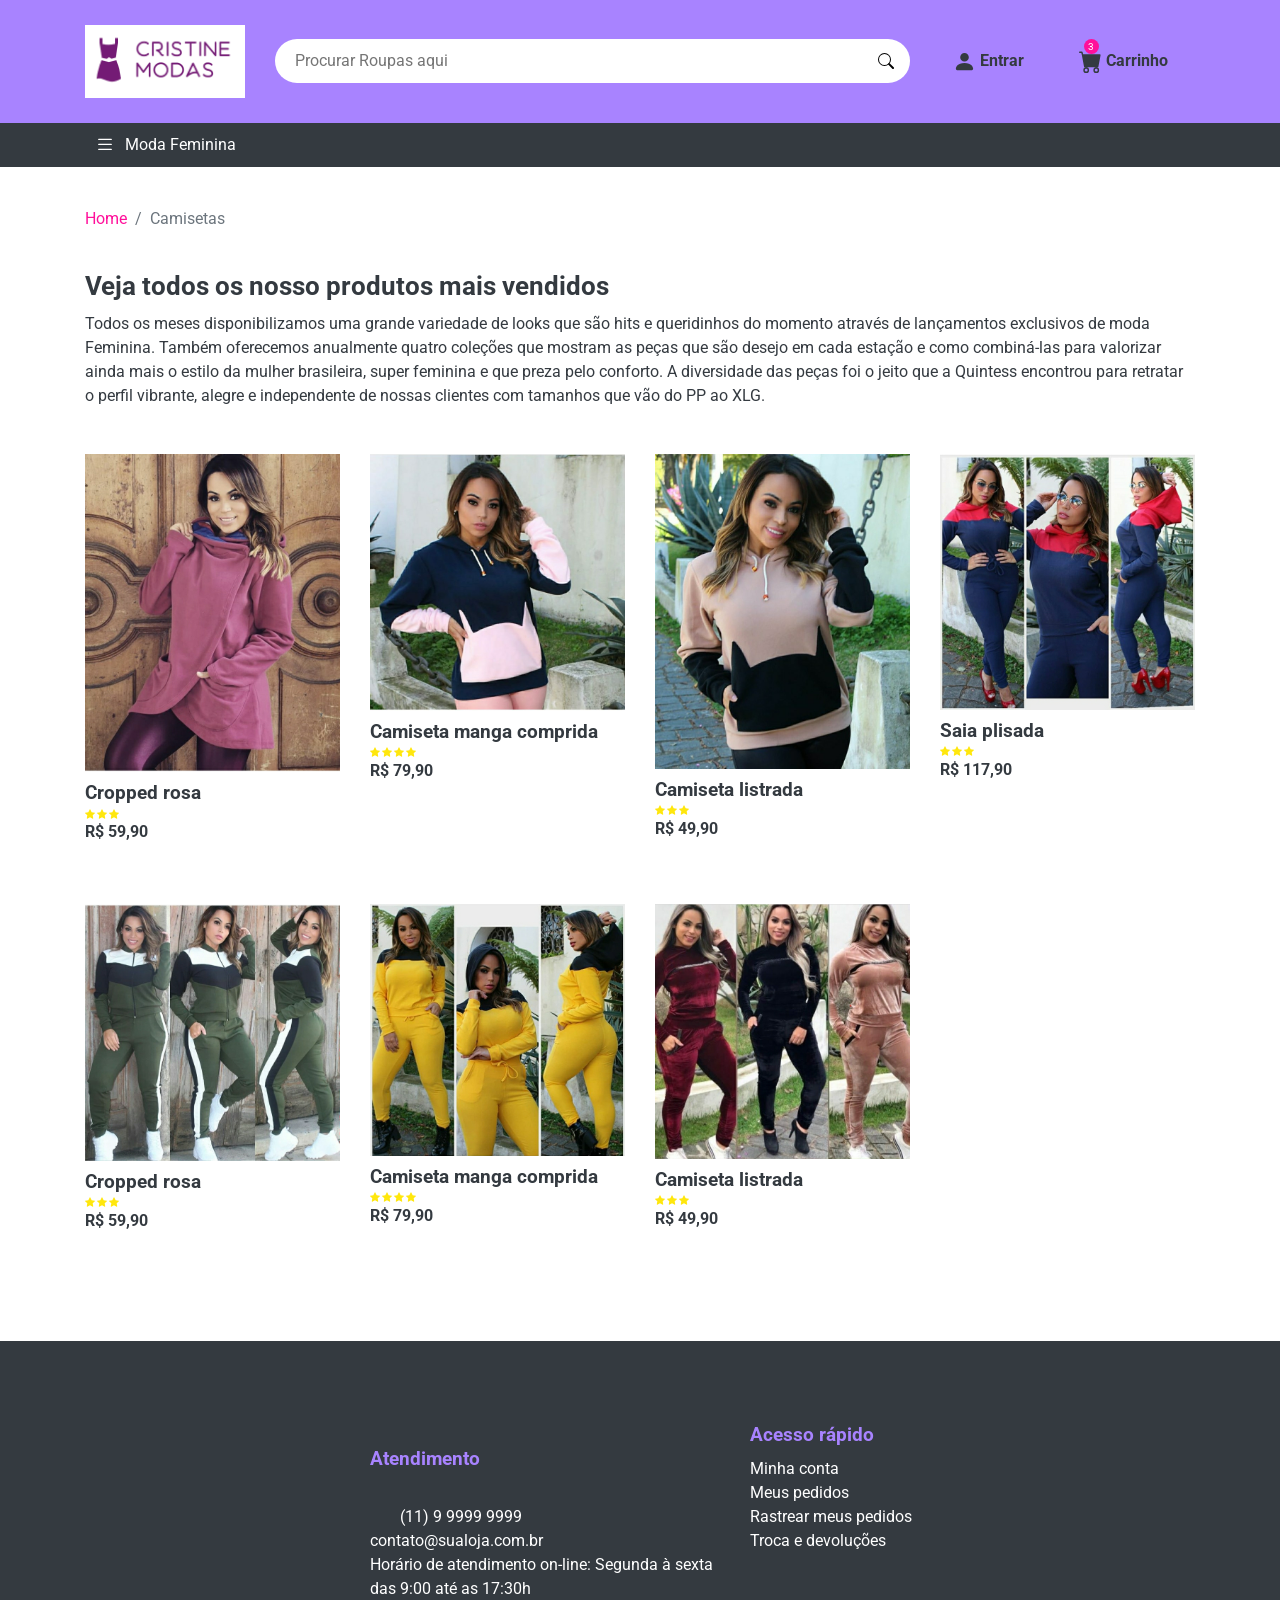
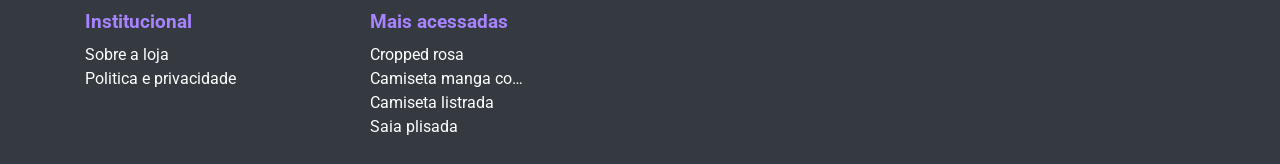
<file: select_menu2.html>
<!DOCTYPE html>
<html lang="pt-br">

<head>
  <meta charset="UTF-8">
  <meta name="viewport" content="width=device-width, initial-scale=1.0">

  <title>Loja Virtual - Camisetas</title>

  <!-- Favicons -->
  <meta name="msapplication-TileColor" content="#FFC107">
  <meta name="msapplication-TileImage" content="./assets/images/favicons/ms-icon-144x144.png">
  <meta name="theme-color" content="#FFC107">
  <!-- end Favicons -->

  <!-- Css -->
  <link rel="stylesheet" href="./assets/css/style.css">
</head>

<body>

  <!-- header -->
  <header class="container-fluid">
    <!-- container -->
    <section class="container">
      <!-- row -->
      <article class="row d-flex align-items-center">

        <!-- logo -->
        <a href="./" class="col-md-2 d-flex justify-content-center">
          <img src="./assets/images/favico.png" class="img-fluid" alt="Logo da empresa - Moda da Mulher">
        </a>

        <!-- buscador -->
        <form action="#" class="col-md-7 d-flex align-items-center">
          <input type="text" name="name" placeholder="Procurar Roupas aqui">

          <button class="d-flex align-items-center">
            <svg width="1em" height="1em" viewBox="0 0 16 16" class="bi bi-search" fill="currentColor"
              xmlns="http://www.w3.org/2000/svg">
              <path fill-rule="evenodd"
                d="M10.442 10.442a1 1 0 0 1 1.415 0l3.85 3.85a1 1 0 0 1-1.414 1.415l-3.85-3.85a1 1 0 0 1 0-1.415z" />
              <path fill-rule="evenodd"
                d="M6.5 12a5.5 5.5 0 1 0 0-11 5.5 5.5 0 0 0 0 11zM13 6.5a6.5 6.5 0 1 1-13 0 6.5 6.5 0 0 1 13 0z" />
            </svg>
          </button>
        </form>

        <!-- administrativo do cliente -->
        <ul class="col-md-3 nav d-flex align-items-center justify-content-around">
          <li class="nav-item">
            <a href="#">
              <svg width="1em" height="1em" viewBox="0 0 16 16" class="bi bi-person-fill" fill="currentColor"
                xmlns="http://www.w3.org/2000/svg">
                <path fill-rule="evenodd"
                  d="M3 14s-1 0-1-1 1-4 6-4 6 3 6 4-1 1-1 1H3zm5-6a3 3 0 1 0 0-6 3 3 0 0 0 0 6z" />
              </svg>

              Entrar
            </a>
          </li>

          <li class="nav-item">
            <span class="notificacao d-flex align-items-center justify-content-center">3</span>
            <a href="#">
              <svg width="1em" height="1em" viewBox="0 0 16 16" class="bi bi-cart-fill" fill="currentColor"
                xmlns="http://www.w3.org/2000/svg">
                <path fill-rule="evenodd"
                  d="M0 1.5A.5.5 0 0 1 .5 1H2a.5.5 0 0 1 .485.379L2.89 3H14.5a.5.5 0 0 1 .491.592l-1.5 8A.5.5 0 0 1 13 12H4a.5.5 0 0 1-.491-.408L2.01 3.607 1.61 2H.5a.5.5 0 0 1-.5-.5zM5 12a2 2 0 1 0 0 4 2 2 0 0 0 0-4zm7 0a2 2 0 1 0 0 4 2 2 0 0 0 0-4zm-7 1a1 1 0 1 0 0 2 1 1 0 0 0 0-2zm7 0a1 1 0 1 0 0 2 1 1 0 0 0 0-2z" />
              </svg>
              Carrinho
            </a>
          </li>
        </ul>
        <!-- end administrativo do cliente -->

      </article>
      <!-- row -->
    </section>
    <!-- end container -->
  </header>
  <!-- end header -->

  <!-- menu do site -->
  <nav class="container-fluid nav-produtos">
    <!-- container -->
    <section class="container">
      <!-- menu -->
      <ul class="nav">
        <!-- lista de itens -->
        <li class="col-xl-2 col-lg-3 col-md-12 nav-item d-flex align-items-center">
          <svg width="1em" height="1em" viewBox="0 0 16 16" class="bi bi-list" fill="currentColor"
            xmlns="http://www.w3.org/2000/svg">
            <path fill-rule="evenodd"
              d="M2.5 11.5A.5.5 0 0 1 3 11h10a.5.5 0 0 1 0 1H3a.5.5 0 0 1-.5-.5zm0-4A.5.5 0 0 1 3 7h10a.5.5 0 0 1 0 1H3a.5.5 0 0 1-.5-.5zm0-4A.5.5 0 0 1 3 3h10a.5.5 0 0 1 0 1H3a.5.5 0 0 1-.5-.5z" />
          </svg>
          Moda Feminina

          <!-- submenu -->
          <ul class="nav flex-column">
            <li class="nav-item">
              <a href="#">
                Lançamentos
              </a>
            </li>

            <li class="nav-item">
              <a href="#">
                Plus Size
              </a>
            </li>

            <li class="nav-item">
              <a href="#">
                Moda Praia
              </a>
            </li>
          <!-- end submenu -->
        </li>
      <!-- menu -->
    </section>
    <!-- end container -->
  </nav>
  <!-- end menu do site -->

  <!-- main -->
  <main>


    <!-- container produtos -->
    <section class="container produtos">

      <nav aria-label="breadcrumb">
        <ol class="breadcrumb">
          <li class="breadcrumb-item"><a href="./">Home</a></li>
          <li class="breadcrumb-item active" aria-current="page">Camisetas</li>
        </ol>
      </nav>

      <!-- title -->
      <h1>Veja todos os nosso produtos mais vendidos</h1>
      <p>
        Todos os meses disponibilizamos uma grande variedade de looks que são hits e queridinhos do momento através de
        lançamentos exclusivos de moda Feminina. Também oferecemos anualmente quatro coleções que mostram as peças que
        são desejo em cada estação e como combiná-las para valorizar ainda mais o estilo da mulher brasileira, super
        feminina e que preza pelo conforto. A diversidade das peças foi o jeito que a Quintess encontrou para retratar o
        perfil vibrante, alegre e independente de nossas clientes com tamanhos que vão do PP ao XLG.
      </p>
      <!-- listagem dos produtos -->
      <article class="row">

        <!-- produtos -->
        <a href="log1.html" class="produtos-container col-md-3">
          <!-- imagem do produto -->
          <img src="./assets/images/Modelo_WallTech/Modelo_1.jpeg" class="img-fluid" alt="Cropped rosa" width="300px" height="300px">

          <!-- itens do produto -->
          <article class="produtos-itens">
            <!-- title produto -->
            <h2>Cropped rosa</h2>

            <!-- stars -->
            <div class="produtos-stars">
              <svg width="1em" height="1em" viewBox="0 0 16 16" class="bi bi-star-fill" fill="currentColor"
                xmlns="http://www.w3.org/2000/svg">
                <path
                  d="M3.612 15.443c-.386.198-.824-.149-.746-.592l.83-4.73L.173 6.765c-.329-.314-.158-.888.283-.95l4.898-.696L7.538.792c.197-.39.73-.39.927 0l2.184 4.327 4.898.696c.441.062.612.636.283.95l-3.523 3.356.83 4.73c.078.443-.36.79-.746.592L8 13.187l-4.389 2.256z" />
              </svg>

              <svg width="1em" height="1em" viewBox="0 0 16 16" class="bi bi-star-fill" fill="currentColor"
                xmlns="http://www.w3.org/2000/svg">
                <path
                  d="M3.612 15.443c-.386.198-.824-.149-.746-.592l.83-4.73L.173 6.765c-.329-.314-.158-.888.283-.95l4.898-.696L7.538.792c.197-.39.73-.39.927 0l2.184 4.327 4.898.696c.441.062.612.636.283.95l-3.523 3.356.83 4.73c.078.443-.36.79-.746.592L8 13.187l-4.389 2.256z" />
              </svg>

              <svg width="1em" height="1em" viewBox="0 0 16 16" class="bi bi-star-fill" fill="currentColor"
                xmlns="http://www.w3.org/2000/svg">
                <path
                  d="M3.612 15.443c-.386.198-.824-.149-.746-.592l.83-4.73L.173 6.765c-.329-.314-.158-.888.283-.95l4.898-.696L7.538.792c.197-.39.73-.39.927 0l2.184 4.327 4.898.696c.441.062.612.636.283.95l-3.523 3.356.83 4.73c.078.443-.36.79-.746.592L8 13.187l-4.389 2.256z" />
              </svg>
            </div>

            <!-- preco -->
            <strong class="produtos-preco">
              R$ 59,90
            </strong>
          </article>
          <!-- end itens do produto -->
        </a>
        <!-- end produtos -->

        <!-- produtos -->
        <a href="log2.html" class="produtos-container col-md-3">
          <!-- imagem do produto -->
          <img src="./assets/images/Modelo_WallTech/Modelo_2.jpeg" class="img-fluid" alt="Camiseta manga comprida" min-width='300px'>

          <!-- itens do produto -->
          <article class="produtos-itens">
            <!-- title produto -->
            <h2>Camiseta manga comprida</h2>

            <!-- stars -->
            <div class="produtos-stars">
              <svg width="1em" height="1em" viewBox="0 0 16 16" class="bi bi-star-fill" fill="currentColor"
                xmlns="http://www.w3.org/2000/svg">
                <path
                  d="M3.612 15.443c-.386.198-.824-.149-.746-.592l.83-4.73L.173 6.765c-.329-.314-.158-.888.283-.95l4.898-.696L7.538.792c.197-.39.73-.39.927 0l2.184 4.327 4.898.696c.441.062.612.636.283.95l-3.523 3.356.83 4.73c.078.443-.36.79-.746.592L8 13.187l-4.389 2.256z" />
              </svg>

              <svg width="1em" height="1em" viewBox="0 0 16 16" class="bi bi-star-fill" fill="currentColor"
                xmlns="http://www.w3.org/2000/svg">
                <path
                  d="M3.612 15.443c-.386.198-.824-.149-.746-.592l.83-4.73L.173 6.765c-.329-.314-.158-.888.283-.95l4.898-.696L7.538.792c.197-.39.73-.39.927 0l2.184 4.327 4.898.696c.441.062.612.636.283.95l-3.523 3.356.83 4.73c.078.443-.36.79-.746.592L8 13.187l-4.389 2.256z" />
              </svg>

              <svg width="1em" height="1em" viewBox="0 0 16 16" class="bi bi-star-fill" fill="currentColor"
                xmlns="http://www.w3.org/2000/svg">
                <path
                  d="M3.612 15.443c-.386.198-.824-.149-.746-.592l.83-4.73L.173 6.765c-.329-.314-.158-.888.283-.95l4.898-.696L7.538.792c.197-.39.73-.39.927 0l2.184 4.327 4.898.696c.441.062.612.636.283.95l-3.523 3.356.83 4.73c.078.443-.36.79-.746.592L8 13.187l-4.389 2.256z" />
              </svg>

              <svg width="1em" height="1em" viewBox="0 0 16 16" class="bi bi-star-fill" fill="currentColor"
                xmlns="http://www.w3.org/2000/svg">
                <path
                  d="M3.612 15.443c-.386.198-.824-.149-.746-.592l.83-4.73L.173 6.765c-.329-.314-.158-.888.283-.95l4.898-.696L7.538.792c.197-.39.73-.39.927 0l2.184 4.327 4.898.696c.441.062.612.636.283.95l-3.523 3.356.83 4.73c.078.443-.36.79-.746.592L8 13.187l-4.389 2.256z" />
              </svg>
            </div>

            <!-- preco -->
            <strong class="produtos-preco">
              R$ 79,90
            </strong>
          </article>
          <!-- end itens do produto -->
        </a>
        <!-- end produtos -->

        <!-- produtos -->
        <a href="log3.html" class="produtos-container col-md-3">
          <!-- imagem do produto -->
          <img src="./assets/images/Modelo_WallTech/Modelo_3.jpeg" class="img-fluid" alt="Camiseta listrada">

          <!-- itens do produto -->
          <article class="produtos-itens">
            <!-- title produto -->
            <h2>Camiseta listrada</h2>

            <!-- stars -->
            <div class="produtos-stars">
              <svg width="1em" height="1em" viewBox="0 0 16 16" class="bi bi-star-fill" fill="currentColor"
                xmlns="http://www.w3.org/2000/svg">
                <path
                  d="M3.612 15.443c-.386.198-.824-.149-.746-.592l.83-4.73L.173 6.765c-.329-.314-.158-.888.283-.95l4.898-.696L7.538.792c.197-.39.73-.39.927 0l2.184 4.327 4.898.696c.441.062.612.636.283.95l-3.523 3.356.83 4.73c.078.443-.36.79-.746.592L8 13.187l-4.389 2.256z" />
              </svg>

              <svg width="1em" height="1em" viewBox="0 0 16 16" class="bi bi-star-fill" fill="currentColor"
                xmlns="http://www.w3.org/2000/svg">
                <path
                  d="M3.612 15.443c-.386.198-.824-.149-.746-.592l.83-4.73L.173 6.765c-.329-.314-.158-.888.283-.95l4.898-.696L7.538.792c.197-.39.73-.39.927 0l2.184 4.327 4.898.696c.441.062.612.636.283.95l-3.523 3.356.83 4.73c.078.443-.36.79-.746.592L8 13.187l-4.389 2.256z" />
              </svg>

              <svg width="1em" height="1em" viewBox="0 0 16 16" class="bi bi-star-fill" fill="currentColor"
                xmlns="http://www.w3.org/2000/svg">
                <path
                  d="M3.612 15.443c-.386.198-.824-.149-.746-.592l.83-4.73L.173 6.765c-.329-.314-.158-.888.283-.95l4.898-.696L7.538.792c.197-.39.73-.39.927 0l2.184 4.327 4.898.696c.441.062.612.636.283.95l-3.523 3.356.83 4.73c.078.443-.36.79-.746.592L8 13.187l-4.389 2.256z" />
              </svg>
            </div>

            <!-- preco -->
            <strong class="produtos-preco">
              R$ 49,90
            </strong>
          </article>
          <!-- end itens do produto -->
        </a>
        <!-- end produtos -->

        <!-- produtos -->
        <a href="log4.html" class="produtos-container col-md-3">
          <!-- imagem do produto -->
          <img src="./assets/images/Modelo_WallTech/Modelo_4.jpeg" class="img-fluid" alt="Saia plisada">

          <!-- itens do produto -->
          <article class="produtos-itens">
            <!-- title produto -->
            <h2>Saia plisada</h2>

            <!-- stars -->
            <div class="produtos-stars">
              <svg width="1em" height="1em" viewBox="0 0 16 16" class="bi bi-star-fill" fill="currentColor"
                xmlns="http://www.w3.org/2000/svg">
                <path
                  d="M3.612 15.443c-.386.198-.824-.149-.746-.592l.83-4.73L.173 6.765c-.329-.314-.158-.888.283-.95l4.898-.696L7.538.792c.197-.39.73-.39.927 0l2.184 4.327 4.898.696c.441.062.612.636.283.95l-3.523 3.356.83 4.73c.078.443-.36.79-.746.592L8 13.187l-4.389 2.256z" />
              </svg>

              <svg width="1em" height="1em" viewBox="0 0 16 16" class="bi bi-star-fill" fill="currentColor"
                xmlns="http://www.w3.org/2000/svg">
                <path
                  d="M3.612 15.443c-.386.198-.824-.149-.746-.592l.83-4.73L.173 6.765c-.329-.314-.158-.888.283-.95l4.898-.696L7.538.792c.197-.39.73-.39.927 0l2.184 4.327 4.898.696c.441.062.612.636.283.95l-3.523 3.356.83 4.73c.078.443-.36.79-.746.592L8 13.187l-4.389 2.256z" />
              </svg>

              <svg width="1em" height="1em" viewBox="0 0 16 16" class="bi bi-star-fill" fill="currentColor"
                xmlns="http://www.w3.org/2000/svg">
                <path
                  d="M3.612 15.443c-.386.198-.824-.149-.746-.592l.83-4.73L.173 6.765c-.329-.314-.158-.888.283-.95l4.898-.696L7.538.792c.197-.39.73-.39.927 0l2.184 4.327 4.898.696c.441.062.612.636.283.95l-3.523 3.356.83 4.73c.078.443-.36.79-.746.592L8 13.187l-4.389 2.256z" />
              </svg>
            </div>

            <!-- preco -->
            <strong class="produtos-preco">
              R$ 117,90
            </strong>
          </article>
          <!-- end itens do produto -->
        </a>
        <!-- end produtos -->

        <!-- produtos -->
        <a href="log5.html" class="produtos-container col-md-3">
          <!-- imagem do produto -->
          <img src="./assets/images/Modelo_WallTech/Modelo_5.jpeg" class="img-fluid" alt="Cropped rosa">

          <!-- itens do produto -->
          <article class="produtos-itens">
            <!-- title produto -->
            <h2>Cropped rosa</h2>

            <!-- stars -->
            <div class="produtos-stars">
              <svg width="1em" height="1em" viewBox="0 0 16 16" class="bi bi-star-fill" fill="currentColor"
                xmlns="http://www.w3.org/2000/svg">
                <path
                  d="M3.612 15.443c-.386.198-.824-.149-.746-.592l.83-4.73L.173 6.765c-.329-.314-.158-.888.283-.95l4.898-.696L7.538.792c.197-.39.73-.39.927 0l2.184 4.327 4.898.696c.441.062.612.636.283.95l-3.523 3.356.83 4.73c.078.443-.36.79-.746.592L8 13.187l-4.389 2.256z" />
              </svg>

              <svg width="1em" height="1em" viewBox="0 0 16 16" class="bi bi-star-fill" fill="currentColor"
                xmlns="http://www.w3.org/2000/svg">
                <path
                  d="M3.612 15.443c-.386.198-.824-.149-.746-.592l.83-4.73L.173 6.765c-.329-.314-.158-.888.283-.95l4.898-.696L7.538.792c.197-.39.73-.39.927 0l2.184 4.327 4.898.696c.441.062.612.636.283.95l-3.523 3.356.83 4.73c.078.443-.36.79-.746.592L8 13.187l-4.389 2.256z" />
              </svg>

              <svg width="1em" height="1em" viewBox="0 0 16 16" class="bi bi-star-fill" fill="currentColor"
                xmlns="http://www.w3.org/2000/svg">
                <path
                  d="M3.612 15.443c-.386.198-.824-.149-.746-.592l.83-4.73L.173 6.765c-.329-.314-.158-.888.283-.95l4.898-.696L7.538.792c.197-.39.73-.39.927 0l2.184 4.327 4.898.696c.441.062.612.636.283.95l-3.523 3.356.83 4.73c.078.443-.36.79-.746.592L8 13.187l-4.389 2.256z" />
              </svg>
            </div>

            <!-- preco -->
            <strong class="produtos-preco">
              R$ 59,90
            </strong>
          </article>
          <!-- end itens do produto -->
        </a>
        <!-- end produtos -->

        <!-- produtos -->
        <a href="log6.html" class="produtos-container col-md-3">
          <!-- imagem do produto -->
          <img src="./assets/images/Modelo_WallTech/Modelo_6.jpeg" class="img-fluid" alt="Camiseta manga comprida">

          <!-- itens do produto -->
          <article class="produtos-itens">
            <!-- title produto -->
            <h2>Camiseta manga comprida</h2>

            <!-- stars -->
            <div class="produtos-stars">
              <svg width="1em" height="1em" viewBox="0 0 16 16" class="bi bi-star-fill" fill="currentColor"
                xmlns="http://www.w3.org/2000/svg">
                <path
                  d="M3.612 15.443c-.386.198-.824-.149-.746-.592l.83-4.73L.173 6.765c-.329-.314-.158-.888.283-.95l4.898-.696L7.538.792c.197-.39.73-.39.927 0l2.184 4.327 4.898.696c.441.062.612.636.283.95l-3.523 3.356.83 4.73c.078.443-.36.79-.746.592L8 13.187l-4.389 2.256z" />
              </svg>

              <svg width="1em" height="1em" viewBox="0 0 16 16" class="bi bi-star-fill" fill="currentColor"
                xmlns="http://www.w3.org/2000/svg">
                <path
                  d="M3.612 15.443c-.386.198-.824-.149-.746-.592l.83-4.73L.173 6.765c-.329-.314-.158-.888.283-.95l4.898-.696L7.538.792c.197-.39.73-.39.927 0l2.184 4.327 4.898.696c.441.062.612.636.283.95l-3.523 3.356.83 4.73c.078.443-.36.79-.746.592L8 13.187l-4.389 2.256z" />
              </svg>

              <svg width="1em" height="1em" viewBox="0 0 16 16" class="bi bi-star-fill" fill="currentColor"
                xmlns="http://www.w3.org/2000/svg">
                <path
                  d="M3.612 15.443c-.386.198-.824-.149-.746-.592l.83-4.73L.173 6.765c-.329-.314-.158-.888.283-.95l4.898-.696L7.538.792c.197-.39.73-.39.927 0l2.184 4.327 4.898.696c.441.062.612.636.283.95l-3.523 3.356.83 4.73c.078.443-.36.79-.746.592L8 13.187l-4.389 2.256z" />
              </svg>

              <svg width="1em" height="1em" viewBox="0 0 16 16" class="bi bi-star-fill" fill="currentColor"
                xmlns="http://www.w3.org/2000/svg">
                <path
                  d="M3.612 15.443c-.386.198-.824-.149-.746-.592l.83-4.73L.173 6.765c-.329-.314-.158-.888.283-.95l4.898-.696L7.538.792c.197-.39.73-.39.927 0l2.184 4.327 4.898.696c.441.062.612.636.283.95l-3.523 3.356.83 4.73c.078.443-.36.79-.746.592L8 13.187l-4.389 2.256z" />
              </svg>
            </div>

            <!-- preco -->
            <strong class="produtos-preco">
              R$ 79,90
            </strong>
          </article>
          <!-- end itens do produto -->
        </a>
        <!-- end produtos -->

        <!-- produtos -->
        <a href="log7.html" class="produtos-container col-md-3">
          <!-- imagem do produto -->
          <img src="./assets/images/Modelo_WallTech/Modelo_7.jpeg" class="img-fluid" alt="Camiseta listrada">

          <!-- itens do produto -->
          <article class="produtos-itens">
            <!-- title produto -->
            <h2>Camiseta listrada</h2>

            <!-- stars -->
            <div class="produtos-stars">
              <svg width="1em" height="1em" viewBox="0 0 16 16" class="bi bi-star-fill" fill="currentColor"
                xmlns="http://www.w3.org/2000/svg">
                <path
                  d="M3.612 15.443c-.386.198-.824-.149-.746-.592l.83-4.73L.173 6.765c-.329-.314-.158-.888.283-.95l4.898-.696L7.538.792c.197-.39.73-.39.927 0l2.184 4.327 4.898.696c.441.062.612.636.283.95l-3.523 3.356.83 4.73c.078.443-.36.79-.746.592L8 13.187l-4.389 2.256z" />
              </svg>

              <svg width="1em" height="1em" viewBox="0 0 16 16" class="bi bi-star-fill" fill="currentColor"
                xmlns="http://www.w3.org/2000/svg">
                <path
                  d="M3.612 15.443c-.386.198-.824-.149-.746-.592l.83-4.73L.173 6.765c-.329-.314-.158-.888.283-.95l4.898-.696L7.538.792c.197-.39.73-.39.927 0l2.184 4.327 4.898.696c.441.062.612.636.283.95l-3.523 3.356.83 4.73c.078.443-.36.79-.746.592L8 13.187l-4.389 2.256z" />
              </svg>

              <svg width="1em" height="1em" viewBox="0 0 16 16" class="bi bi-star-fill" fill="currentColor"
                xmlns="http://www.w3.org/2000/svg">
                <path
                  d="M3.612 15.443c-.386.198-.824-.149-.746-.592l.83-4.73L.173 6.765c-.329-.314-.158-.888.283-.95l4.898-.696L7.538.792c.197-.39.73-.39.927 0l2.184 4.327 4.898.696c.441.062.612.636.283.95l-3.523 3.356.83 4.73c.078.443-.36.79-.746.592L8 13.187l-4.389 2.256z" />
              </svg>
            </div>

            <!-- preco -->
            <strong class="produtos-preco">
              R$ 49,90
            </strong>
          </article>
          <!-- end itens do produto -->

        <!-- end produtos -->

      </article>
      <!-- listagem dos produtos -->
      <!-- end container produtos -->
  </main>
  <!-- end main -->

  <!-- Footer -->
  <footer class="container-fluid">
    <!-- container -->
    <section class="container">
      <!-- menus -->
      <section class="row">
        <!-- atendimento -->
        <article class="col-md-4">
          <h4>
            Atendimento
          </h4>
          <!-- links -->
          <ul class="nav flex-column">
            <li class="nav-item">
              <a href="tel:+5511999999999">(11) 9 9999 9999</a>
            </li>

            <li class="nav-item">
              <a href="mailto:contato@sualoja.com.br">contato@sualoja.com.br</a>
            </li>

            <li class="nav-item">
              Horário de atendimento on-line: Segunda à sexta das 9:00 até as 17:30h
            </li>
          </ul>
        </article>
        <!-- end atendimento -->

        <!-- acesso rápido -->
        <article class="col-md-3">
          <h4>
            Acesso rápido
          </h4>
          <!-- links -->
          <ul class="nav flex-column">
            <li class="nav-item">
              <a href="#">Minha conta</a>
            </li>

            <li class="nav-item">
              <a href="#">Meus pedidos</a>
            </li>

            <li class="nav-item">
              <a href="#">Rastrear meus pedidos</a>
            </li>

            <li class="nav-item">
              <a href="#">Troca e devoluções</a>
            </li>
          </ul>
        </article>
        <!-- end acesso rápido -->

        <!-- institucional -->
        <article class="col-md-3">
          <h4>
            Institucional
          </h4>
          <!-- links -->
          <ul class="nav flex-column">
            <li class="nav-item">
              <a href="#">Sobre a loja</a>
            </li>

            <li class="nav-item">
              <a href="#">Politica e privacidade</a>
            </li>
          </ul>
        </article>
        <!-- end institucional -->

        <!-- mais acessadas -->
        <article class="col-md-2">
          <h4>
            Mais acessadas
          </h4>
          <!-- links -->
          <ul class="nav flex-column">
            <li class="nav-item">
              <a href="#">Cropped rosa</a>
            </li>

            <li class="nav-item ellipsis">
              <a href="#">Camiseta manga comprida</a>
            </li>

            <li class="nav-item">
              <a href="#">Camiseta listrada</a>
            </li>

            <li class="nav-item">
              <a href="#">Saia plisada</a>
            </li>
          </ul>
        </article>
        <!-- end mais acessadas -->
      </section>
      <!-- end menus -->
    </section>
    <!-- end container -->

  </footer>
  <!-- end Footer-->

  <!-- Arquivos Bootstrap -->
  <script src="./assets/js/jquery.js"></script>
  <script src="./assets/js/popper.js"></script>
  <script src="./assets/js/bootstrap.js"></script>
</body>

</html>
</file>
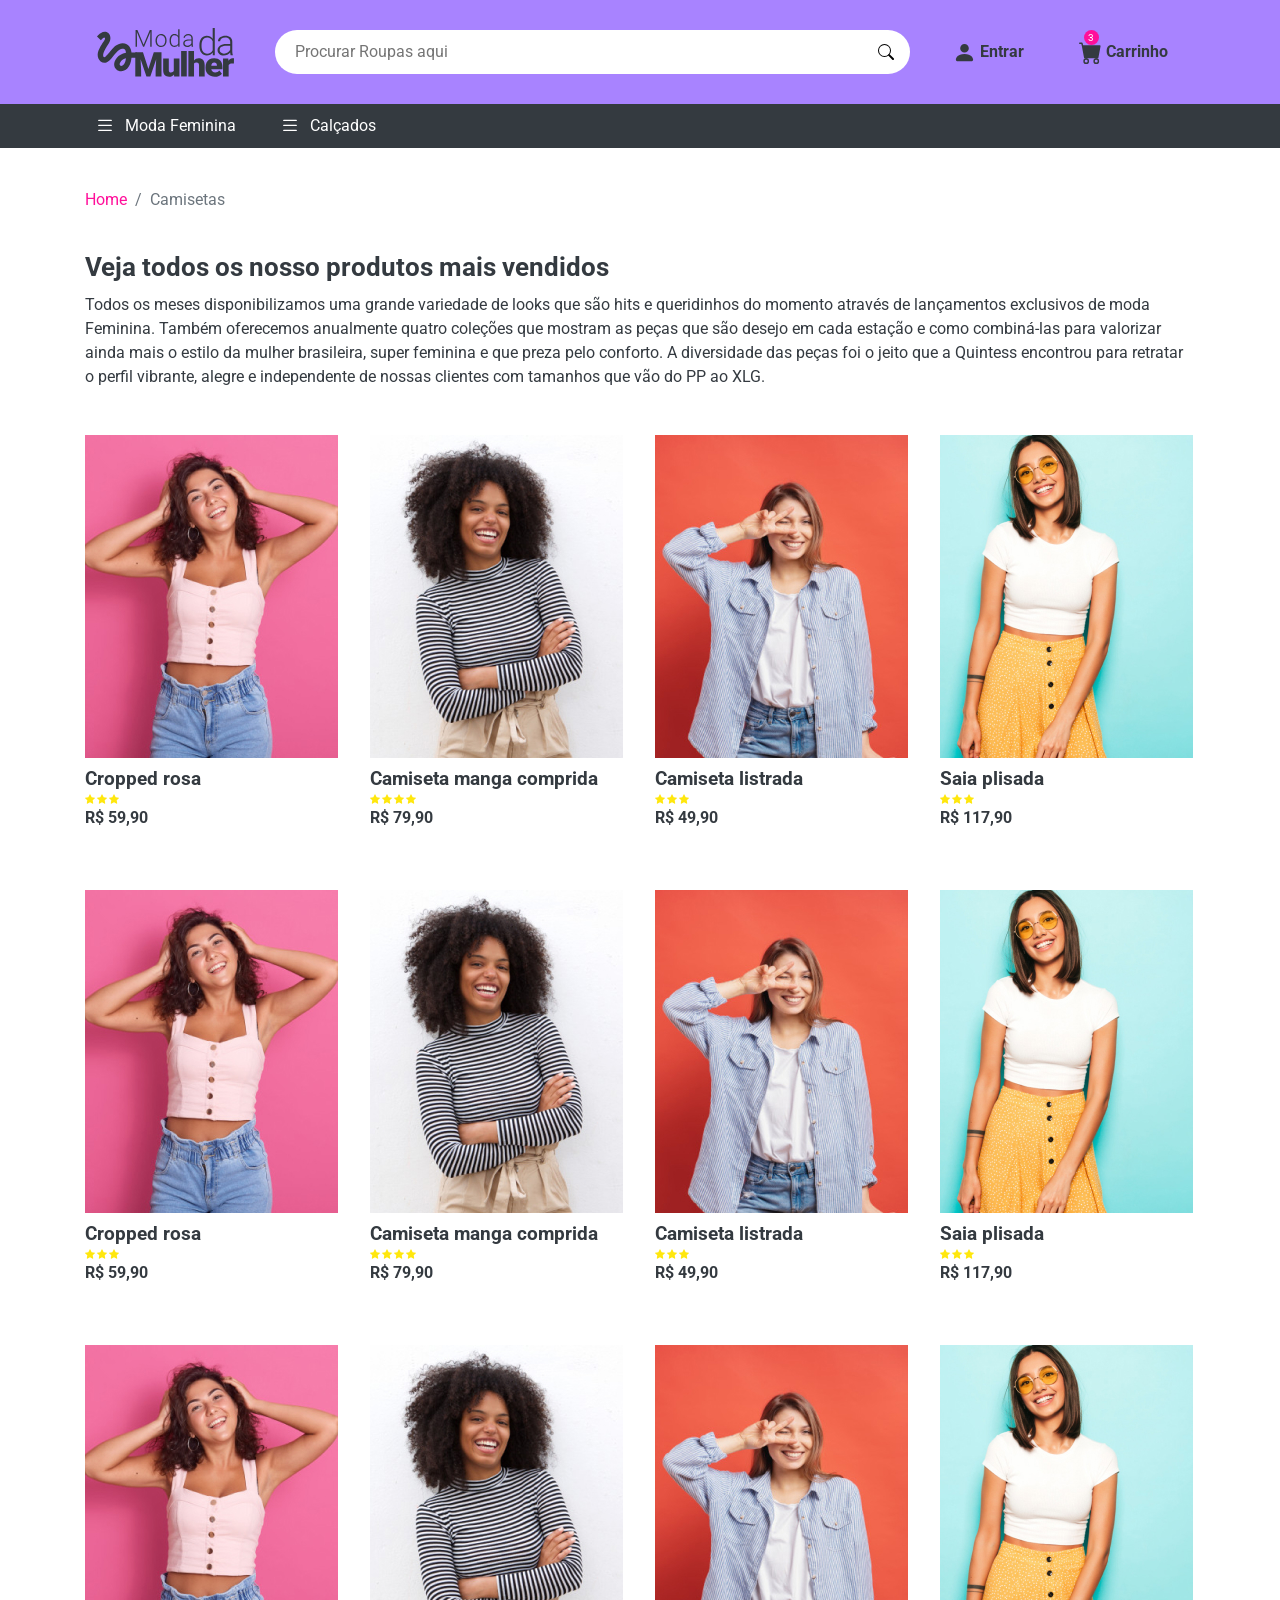
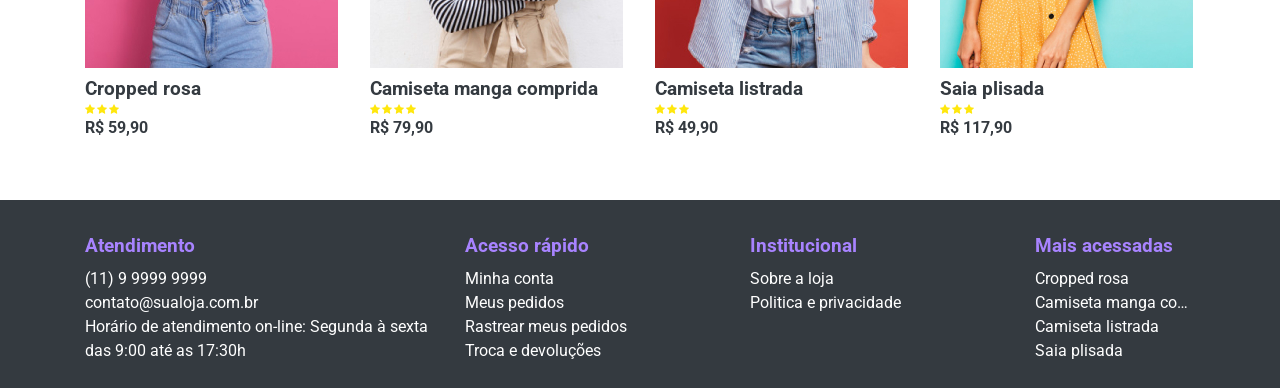
<file: Curso_Tcc/camisetas.html>
<!DOCTYPE html>
<html lang="pt-br">

<head>
  <meta charset="UTF-8">
  <meta name="viewport" content="width=device-width, initial-scale=1.0">

  <title>Loja Virtual - Camisetas</title>

  <!-- Favicons -->
  <link rel="apple-touch-icon" sizes="57x57" href="./assets/images/favicons/apple-icon-57x57.png">
  <link rel="apple-touch-icon" sizes="60x60" href="./assets/images/favicons/apple-icon-60x60.png">
  <link rel="apple-touch-icon" sizes="72x72" href="./assets/images/favicons/apple-icon-72x72.png">
  <link rel="apple-touch-icon" sizes="76x76" href="./assets/images/favicons/apple-icon-76x76.png">
  <link rel="apple-touch-icon" sizes="114x114" href="./assets/images/favicons/apple-icon-114x114.png">
  <link rel="apple-touch-icon" sizes="120x120" href="./assets/images/favicons/apple-icon-120x120.png">
  <link rel="apple-touch-icon" sizes="144x144" href="./assets/images/favicons/apple-icon-144x144.png">
  <link rel="apple-touch-icon" sizes="152x152" href="./assets/images/favicons/apple-icon-152x152.png">
  <link rel="apple-touch-icon" sizes="180x180" href="./assets/images/favicons/apple-icon-180x180.png">
  <link rel="icon" type="image/png" sizes="192x192" href="./assets/images/favicons/android-icon-192x192.png">
  <link rel="icon" type="image/png" sizes="32x32" href="./assets/images/favicons/favicon-32x32.png">
  <link rel="icon" type="image/png" sizes="96x96" href="./assets/images/favicons/favicon-96x96.png">
  <link rel="icon" type="image/png" sizes="16x16" href="./assets/images/favicons/favicon-16x16.png">
  <link rel="manifest" href="./assets/images/favicons/manifest.json">
  <meta name="msapplication-TileColor" content="#FFC107">
  <meta name="msapplication-TileImage" content="./assets/images/favicons/ms-icon-144x144.png">
  <meta name="theme-color" content="#FFC107">
  <!-- end Favicons -->

  <!-- Css -->
  <link rel="stylesheet" href="./assets/css/style.css">
</head>

<body>

  <!-- header -->
  <header class="container-fluid">
    <!-- container -->
    <section class="container">
      <!-- row -->
      <article class="row d-flex align-items-center">

        <!-- logo -->
        <a href="./" class="col-md-2 d-flex justify-content-center">
          <img src="./assets/images/logo.svg" class="img-fluid" alt="Logo da empresa - Moda da Mulher">
        </a>

        <!-- buscador -->
        <form action="#" class="col-md-7 d-flex align-items-center">
          <input type="text" name="name" placeholder="Procurar Roupas aqui">

          <button class="d-flex align-items-center">
            <svg width="1em" height="1em" viewBox="0 0 16 16" class="bi bi-search" fill="currentColor"
              xmlns="http://www.w3.org/2000/svg">
              <path fill-rule="evenodd"
                d="M10.442 10.442a1 1 0 0 1 1.415 0l3.85 3.85a1 1 0 0 1-1.414 1.415l-3.85-3.85a1 1 0 0 1 0-1.415z" />
              <path fill-rule="evenodd"
                d="M6.5 12a5.5 5.5 0 1 0 0-11 5.5 5.5 0 0 0 0 11zM13 6.5a6.5 6.5 0 1 1-13 0 6.5 6.5 0 0 1 13 0z" />
            </svg>
          </button>
        </form>

        <!-- administrativo do cliente -->
        <ul class="col-md-3 nav d-flex align-items-center justify-content-around">
          <li class="nav-item">
            <a href="#">
              <svg width="1em" height="1em" viewBox="0 0 16 16" class="bi bi-person-fill" fill="currentColor"
                xmlns="http://www.w3.org/2000/svg">
                <path fill-rule="evenodd"
                  d="M3 14s-1 0-1-1 1-4 6-4 6 3 6 4-1 1-1 1H3zm5-6a3 3 0 1 0 0-6 3 3 0 0 0 0 6z" />
              </svg>

              Entrar
            </a>
          </li>

          <li class="nav-item">
            <span class="notificacao d-flex align-items-center justify-content-center">3</span>
            <a href="#">
              <svg width="1em" height="1em" viewBox="0 0 16 16" class="bi bi-cart-fill" fill="currentColor"
                xmlns="http://www.w3.org/2000/svg">
                <path fill-rule="evenodd"
                  d="M0 1.5A.5.5 0 0 1 .5 1H2a.5.5 0 0 1 .485.379L2.89 3H14.5a.5.5 0 0 1 .491.592l-1.5 8A.5.5 0 0 1 13 12H4a.5.5 0 0 1-.491-.408L2.01 3.607 1.61 2H.5a.5.5 0 0 1-.5-.5zM5 12a2 2 0 1 0 0 4 2 2 0 0 0 0-4zm7 0a2 2 0 1 0 0 4 2 2 0 0 0 0-4zm-7 1a1 1 0 1 0 0 2 1 1 0 0 0 0-2zm7 0a1 1 0 1 0 0 2 1 1 0 0 0 0-2z" />
              </svg>
              Carrinho
            </a>
          </li>
        </ul>
        <!-- end administrativo do cliente -->

      </article>
      <!-- row -->
    </section>
    <!-- end container -->
  </header>
  <!-- end header -->

  <!-- menu do site -->
  <nav class="container-fluid nav-produtos">
    <!-- container -->
    <section class="container">
      <!-- menu -->
      <ul class="nav">
        <!-- lista de itens -->
        <li class="col-xl-2 col-lg-3 col-md-12 nav-item d-flex align-items-center">
          <svg width="1em" height="1em" viewBox="0 0 16 16" class="bi bi-list" fill="currentColor"
            xmlns="http://www.w3.org/2000/svg">
            <path fill-rule="evenodd"
              d="M2.5 11.5A.5.5 0 0 1 3 11h10a.5.5 0 0 1 0 1H3a.5.5 0 0 1-.5-.5zm0-4A.5.5 0 0 1 3 7h10a.5.5 0 0 1 0 1H3a.5.5 0 0 1-.5-.5zm0-4A.5.5 0 0 1 3 3h10a.5.5 0 0 1 0 1H3a.5.5 0 0 1-.5-.5z" />
          </svg>
          Moda Feminina

          <!-- submenu -->
          <ul class="nav flex-column">
            <li class="nav-item">
              <a href="#">
                Lançamentos
              </a>
            </li>

            <li class="nav-item">
              <a href="#">
                Plus Size
              </a>
            </li>

            <li class="nav-item">
              <a href="#">
                Moda Praia
              </a>
            </li>

            <li class="nav-item">
              <a href="#">
                Acessórios
              </a>
            </li>

            <li class="nav-item">
              <a href="#">
                Promoção
              </a>
            </li>
          </ul>
          <!-- end submenu -->
        </li>

        <!-- lista de itens -->
        <li class="col-xl-2 col-lg-3 col-md-12 nav-item d-flex align-items-center">
          <svg width="1em" height="1em" viewBox="0 0 16 16" class="bi bi-list" fill="currentColor"
            xmlns="http://www.w3.org/2000/svg">
            <path fill-rule="evenodd"
              d="M2.5 11.5A.5.5 0 0 1 3 11h10a.5.5 0 0 1 0 1H3a.5.5 0 0 1-.5-.5zm0-4A.5.5 0 0 1 3 7h10a.5.5 0 0 1 0 1H3a.5.5 0 0 1-.5-.5zm0-4A.5.5 0 0 1 3 3h10a.5.5 0 0 1 0 1H3a.5.5 0 0 1-.5-.5z" />
          </svg>
          Calçados
        </li>
      </ul>
      <!-- menu -->
    </section>
    <!-- end container -->
  </nav>
  <!-- end menu do site -->

  <!-- main -->
  <main>


    <!-- container produtos -->
    <section class="container produtos">

      <nav aria-label="breadcrumb">
        <ol class="breadcrumb">
          <li class="breadcrumb-item"><a href="./">Home</a></li>
          <li class="breadcrumb-item active" aria-current="page">Camisetas</li>
        </ol>
      </nav>

      <!-- title -->
      <h1>Veja todos os nosso produtos mais vendidos</h1>
      <p>
        Todos os meses disponibilizamos uma grande variedade de looks que são hits e queridinhos do momento através de
        lançamentos exclusivos de moda Feminina. Também oferecemos anualmente quatro coleções que mostram as peças que
        são desejo em cada estação e como combiná-las para valorizar ainda mais o estilo da mulher brasileira, super
        feminina e que preza pelo conforto. A diversidade das peças foi o jeito que a Quintess encontrou para retratar o
        perfil vibrante, alegre e independente de nossas clientes com tamanhos que vão do PP ao XLG.
      </p>
      <!-- listagem dos produtos -->
      <article class="row">

        <!-- produtos -->
        <a href="#" class="produtos-container col-md-3">
          <!-- imagem do produto -->
          <img src="./assets/images/cropped-rosa.jpg" class="img-fluid" alt="Cropped rosa">

          <!-- itens do produto -->
          <article class="produtos-itens">
            <!-- title produto -->
            <h2>Cropped rosa</h2>

            <!-- stars -->
            <div class="produtos-stars">
              <svg width="1em" height="1em" viewBox="0 0 16 16" class="bi bi-star-fill" fill="currentColor"
                xmlns="http://www.w3.org/2000/svg">
                <path
                  d="M3.612 15.443c-.386.198-.824-.149-.746-.592l.83-4.73L.173 6.765c-.329-.314-.158-.888.283-.95l4.898-.696L7.538.792c.197-.39.73-.39.927 0l2.184 4.327 4.898.696c.441.062.612.636.283.95l-3.523 3.356.83 4.73c.078.443-.36.79-.746.592L8 13.187l-4.389 2.256z" />
              </svg>

              <svg width="1em" height="1em" viewBox="0 0 16 16" class="bi bi-star-fill" fill="currentColor"
                xmlns="http://www.w3.org/2000/svg">
                <path
                  d="M3.612 15.443c-.386.198-.824-.149-.746-.592l.83-4.73L.173 6.765c-.329-.314-.158-.888.283-.95l4.898-.696L7.538.792c.197-.39.73-.39.927 0l2.184 4.327 4.898.696c.441.062.612.636.283.95l-3.523 3.356.83 4.73c.078.443-.36.79-.746.592L8 13.187l-4.389 2.256z" />
              </svg>

              <svg width="1em" height="1em" viewBox="0 0 16 16" class="bi bi-star-fill" fill="currentColor"
                xmlns="http://www.w3.org/2000/svg">
                <path
                  d="M3.612 15.443c-.386.198-.824-.149-.746-.592l.83-4.73L.173 6.765c-.329-.314-.158-.888.283-.95l4.898-.696L7.538.792c.197-.39.73-.39.927 0l2.184 4.327 4.898.696c.441.062.612.636.283.95l-3.523 3.356.83 4.73c.078.443-.36.79-.746.592L8 13.187l-4.389 2.256z" />
              </svg>
            </div>

            <!-- preco -->
            <strong class="produtos-preco">
              R$ 59,90
            </strong>
          </article>
          <!-- end itens do produto -->
        </a>
        <!-- end produtos -->

        <!-- produtos -->
        <a href="./produto-camiseta-manga-comprida.html" class="produtos-container col-md-3">
          <!-- imagem do produto -->
          <img src="./assets/images/camiseta-manga-comprida.jpg" class="img-fluid" alt="Camiseta manga comprida">

          <!-- itens do produto -->
          <article class="produtos-itens">
            <!-- title produto -->
            <h2>Camiseta manga comprida</h2>

            <!-- stars -->
            <div class="produtos-stars">
              <svg width="1em" height="1em" viewBox="0 0 16 16" class="bi bi-star-fill" fill="currentColor"
                xmlns="http://www.w3.org/2000/svg">
                <path
                  d="M3.612 15.443c-.386.198-.824-.149-.746-.592l.83-4.73L.173 6.765c-.329-.314-.158-.888.283-.95l4.898-.696L7.538.792c.197-.39.73-.39.927 0l2.184 4.327 4.898.696c.441.062.612.636.283.95l-3.523 3.356.83 4.73c.078.443-.36.79-.746.592L8 13.187l-4.389 2.256z" />
              </svg>

              <svg width="1em" height="1em" viewBox="0 0 16 16" class="bi bi-star-fill" fill="currentColor"
                xmlns="http://www.w3.org/2000/svg">
                <path
                  d="M3.612 15.443c-.386.198-.824-.149-.746-.592l.83-4.73L.173 6.765c-.329-.314-.158-.888.283-.95l4.898-.696L7.538.792c.197-.39.73-.39.927 0l2.184 4.327 4.898.696c.441.062.612.636.283.95l-3.523 3.356.83 4.73c.078.443-.36.79-.746.592L8 13.187l-4.389 2.256z" />
              </svg>

              <svg width="1em" height="1em" viewBox="0 0 16 16" class="bi bi-star-fill" fill="currentColor"
                xmlns="http://www.w3.org/2000/svg">
                <path
                  d="M3.612 15.443c-.386.198-.824-.149-.746-.592l.83-4.73L.173 6.765c-.329-.314-.158-.888.283-.95l4.898-.696L7.538.792c.197-.39.73-.39.927 0l2.184 4.327 4.898.696c.441.062.612.636.283.95l-3.523 3.356.83 4.73c.078.443-.36.79-.746.592L8 13.187l-4.389 2.256z" />
              </svg>

              <svg width="1em" height="1em" viewBox="0 0 16 16" class="bi bi-star-fill" fill="currentColor"
                xmlns="http://www.w3.org/2000/svg">
                <path
                  d="M3.612 15.443c-.386.198-.824-.149-.746-.592l.83-4.73L.173 6.765c-.329-.314-.158-.888.283-.95l4.898-.696L7.538.792c.197-.39.73-.39.927 0l2.184 4.327 4.898.696c.441.062.612.636.283.95l-3.523 3.356.83 4.73c.078.443-.36.79-.746.592L8 13.187l-4.389 2.256z" />
              </svg>
            </div>

            <!-- preco -->
            <strong class="produtos-preco">
              R$ 79,90
            </strong>
          </article>
          <!-- end itens do produto -->
        </a>
        <!-- end produtos -->

        <!-- produtos -->
        <a href="#" class="produtos-container col-md-3">
          <!-- imagem do produto -->
          <img src="./assets/images/camiseta-listrada.jpg" class="img-fluid" alt="Camiseta listrada">

          <!-- itens do produto -->
          <article class="produtos-itens">
            <!-- title produto -->
            <h2>Camiseta listrada</h2>

            <!-- stars -->
            <div class="produtos-stars">
              <svg width="1em" height="1em" viewBox="0 0 16 16" class="bi bi-star-fill" fill="currentColor"
                xmlns="http://www.w3.org/2000/svg">
                <path
                  d="M3.612 15.443c-.386.198-.824-.149-.746-.592l.83-4.73L.173 6.765c-.329-.314-.158-.888.283-.95l4.898-.696L7.538.792c.197-.39.73-.39.927 0l2.184 4.327 4.898.696c.441.062.612.636.283.95l-3.523 3.356.83 4.73c.078.443-.36.79-.746.592L8 13.187l-4.389 2.256z" />
              </svg>

              <svg width="1em" height="1em" viewBox="0 0 16 16" class="bi bi-star-fill" fill="currentColor"
                xmlns="http://www.w3.org/2000/svg">
                <path
                  d="M3.612 15.443c-.386.198-.824-.149-.746-.592l.83-4.73L.173 6.765c-.329-.314-.158-.888.283-.95l4.898-.696L7.538.792c.197-.39.73-.39.927 0l2.184 4.327 4.898.696c.441.062.612.636.283.95l-3.523 3.356.83 4.73c.078.443-.36.79-.746.592L8 13.187l-4.389 2.256z" />
              </svg>

              <svg width="1em" height="1em" viewBox="0 0 16 16" class="bi bi-star-fill" fill="currentColor"
                xmlns="http://www.w3.org/2000/svg">
                <path
                  d="M3.612 15.443c-.386.198-.824-.149-.746-.592l.83-4.73L.173 6.765c-.329-.314-.158-.888.283-.95l4.898-.696L7.538.792c.197-.39.73-.39.927 0l2.184 4.327 4.898.696c.441.062.612.636.283.95l-3.523 3.356.83 4.73c.078.443-.36.79-.746.592L8 13.187l-4.389 2.256z" />
              </svg>
            </div>

            <!-- preco -->
            <strong class="produtos-preco">
              R$ 49,90
            </strong>
          </article>
          <!-- end itens do produto -->
        </a>
        <!-- end produtos -->

        <!-- produtos -->
        <a href="#" class="produtos-container col-md-3">
          <!-- imagem do produto -->
          <img src="./assets/images/saia-plisada.jpg" class="img-fluid" alt="Saia plisada">

          <!-- itens do produto -->
          <article class="produtos-itens">
            <!-- title produto -->
            <h2>Saia plisada</h2>

            <!-- stars -->
            <div class="produtos-stars">
              <svg width="1em" height="1em" viewBox="0 0 16 16" class="bi bi-star-fill" fill="currentColor"
                xmlns="http://www.w3.org/2000/svg">
                <path
                  d="M3.612 15.443c-.386.198-.824-.149-.746-.592l.83-4.73L.173 6.765c-.329-.314-.158-.888.283-.95l4.898-.696L7.538.792c.197-.39.73-.39.927 0l2.184 4.327 4.898.696c.441.062.612.636.283.95l-3.523 3.356.83 4.73c.078.443-.36.79-.746.592L8 13.187l-4.389 2.256z" />
              </svg>

              <svg width="1em" height="1em" viewBox="0 0 16 16" class="bi bi-star-fill" fill="currentColor"
                xmlns="http://www.w3.org/2000/svg">
                <path
                  d="M3.612 15.443c-.386.198-.824-.149-.746-.592l.83-4.73L.173 6.765c-.329-.314-.158-.888.283-.95l4.898-.696L7.538.792c.197-.39.73-.39.927 0l2.184 4.327 4.898.696c.441.062.612.636.283.95l-3.523 3.356.83 4.73c.078.443-.36.79-.746.592L8 13.187l-4.389 2.256z" />
              </svg>

              <svg width="1em" height="1em" viewBox="0 0 16 16" class="bi bi-star-fill" fill="currentColor"
                xmlns="http://www.w3.org/2000/svg">
                <path
                  d="M3.612 15.443c-.386.198-.824-.149-.746-.592l.83-4.73L.173 6.765c-.329-.314-.158-.888.283-.95l4.898-.696L7.538.792c.197-.39.73-.39.927 0l2.184 4.327 4.898.696c.441.062.612.636.283.95l-3.523 3.356.83 4.73c.078.443-.36.79-.746.592L8 13.187l-4.389 2.256z" />
              </svg>
            </div>

            <!-- preco -->
            <strong class="produtos-preco">
              R$ 117,90
            </strong>
          </article>
          <!-- end itens do produto -->
        </a>
        <!-- end produtos -->

        <!-- produtos -->
        <a href="#" class="produtos-container col-md-3">
          <!-- imagem do produto -->
          <img src="./assets/images/cropped-rosa.jpg" class="img-fluid" alt="Cropped rosa">

          <!-- itens do produto -->
          <article class="produtos-itens">
            <!-- title produto -->
            <h2>Cropped rosa</h2>

            <!-- stars -->
            <div class="produtos-stars">
              <svg width="1em" height="1em" viewBox="0 0 16 16" class="bi bi-star-fill" fill="currentColor"
                xmlns="http://www.w3.org/2000/svg">
                <path
                  d="M3.612 15.443c-.386.198-.824-.149-.746-.592l.83-4.73L.173 6.765c-.329-.314-.158-.888.283-.95l4.898-.696L7.538.792c.197-.39.73-.39.927 0l2.184 4.327 4.898.696c.441.062.612.636.283.95l-3.523 3.356.83 4.73c.078.443-.36.79-.746.592L8 13.187l-4.389 2.256z" />
              </svg>

              <svg width="1em" height="1em" viewBox="0 0 16 16" class="bi bi-star-fill" fill="currentColor"
                xmlns="http://www.w3.org/2000/svg">
                <path
                  d="M3.612 15.443c-.386.198-.824-.149-.746-.592l.83-4.73L.173 6.765c-.329-.314-.158-.888.283-.95l4.898-.696L7.538.792c.197-.39.73-.39.927 0l2.184 4.327 4.898.696c.441.062.612.636.283.95l-3.523 3.356.83 4.73c.078.443-.36.79-.746.592L8 13.187l-4.389 2.256z" />
              </svg>

              <svg width="1em" height="1em" viewBox="0 0 16 16" class="bi bi-star-fill" fill="currentColor"
                xmlns="http://www.w3.org/2000/svg">
                <path
                  d="M3.612 15.443c-.386.198-.824-.149-.746-.592l.83-4.73L.173 6.765c-.329-.314-.158-.888.283-.95l4.898-.696L7.538.792c.197-.39.73-.39.927 0l2.184 4.327 4.898.696c.441.062.612.636.283.95l-3.523 3.356.83 4.73c.078.443-.36.79-.746.592L8 13.187l-4.389 2.256z" />
              </svg>
            </div>

            <!-- preco -->
            <strong class="produtos-preco">
              R$ 59,90
            </strong>
          </article>
          <!-- end itens do produto -->
        </a>
        <!-- end produtos -->

        <!-- produtos -->
        <a href="#" class="produtos-container col-md-3">
          <!-- imagem do produto -->
          <img src="./assets/images/camiseta-manga-comprida.jpg" class="img-fluid" alt="Camiseta manga comprida">

          <!-- itens do produto -->
          <article class="produtos-itens">
            <!-- title produto -->
            <h2>Camiseta manga comprida</h2>

            <!-- stars -->
            <div class="produtos-stars">
              <svg width="1em" height="1em" viewBox="0 0 16 16" class="bi bi-star-fill" fill="currentColor"
                xmlns="http://www.w3.org/2000/svg">
                <path
                  d="M3.612 15.443c-.386.198-.824-.149-.746-.592l.83-4.73L.173 6.765c-.329-.314-.158-.888.283-.95l4.898-.696L7.538.792c.197-.39.73-.39.927 0l2.184 4.327 4.898.696c.441.062.612.636.283.95l-3.523 3.356.83 4.73c.078.443-.36.79-.746.592L8 13.187l-4.389 2.256z" />
              </svg>

              <svg width="1em" height="1em" viewBox="0 0 16 16" class="bi bi-star-fill" fill="currentColor"
                xmlns="http://www.w3.org/2000/svg">
                <path
                  d="M3.612 15.443c-.386.198-.824-.149-.746-.592l.83-4.73L.173 6.765c-.329-.314-.158-.888.283-.95l4.898-.696L7.538.792c.197-.39.73-.39.927 0l2.184 4.327 4.898.696c.441.062.612.636.283.95l-3.523 3.356.83 4.73c.078.443-.36.79-.746.592L8 13.187l-4.389 2.256z" />
              </svg>

              <svg width="1em" height="1em" viewBox="0 0 16 16" class="bi bi-star-fill" fill="currentColor"
                xmlns="http://www.w3.org/2000/svg">
                <path
                  d="M3.612 15.443c-.386.198-.824-.149-.746-.592l.83-4.73L.173 6.765c-.329-.314-.158-.888.283-.95l4.898-.696L7.538.792c.197-.39.73-.39.927 0l2.184 4.327 4.898.696c.441.062.612.636.283.95l-3.523 3.356.83 4.73c.078.443-.36.79-.746.592L8 13.187l-4.389 2.256z" />
              </svg>

              <svg width="1em" height="1em" viewBox="0 0 16 16" class="bi bi-star-fill" fill="currentColor"
                xmlns="http://www.w3.org/2000/svg">
                <path
                  d="M3.612 15.443c-.386.198-.824-.149-.746-.592l.83-4.73L.173 6.765c-.329-.314-.158-.888.283-.95l4.898-.696L7.538.792c.197-.39.73-.39.927 0l2.184 4.327 4.898.696c.441.062.612.636.283.95l-3.523 3.356.83 4.73c.078.443-.36.79-.746.592L8 13.187l-4.389 2.256z" />
              </svg>
            </div>

            <!-- preco -->
            <strong class="produtos-preco">
              R$ 79,90
            </strong>
          </article>
          <!-- end itens do produto -->
        </a>
        <!-- end produtos -->

        <!-- produtos -->
        <a href="#" class="produtos-container col-md-3">
          <!-- imagem do produto -->
          <img src="./assets/images/camiseta-listrada.jpg" class="img-fluid" alt="Camiseta listrada">

          <!-- itens do produto -->
          <article class="produtos-itens">
            <!-- title produto -->
            <h2>Camiseta listrada</h2>

            <!-- stars -->
            <div class="produtos-stars">
              <svg width="1em" height="1em" viewBox="0 0 16 16" class="bi bi-star-fill" fill="currentColor"
                xmlns="http://www.w3.org/2000/svg">
                <path
                  d="M3.612 15.443c-.386.198-.824-.149-.746-.592l.83-4.73L.173 6.765c-.329-.314-.158-.888.283-.95l4.898-.696L7.538.792c.197-.39.73-.39.927 0l2.184 4.327 4.898.696c.441.062.612.636.283.95l-3.523 3.356.83 4.73c.078.443-.36.79-.746.592L8 13.187l-4.389 2.256z" />
              </svg>

              <svg width="1em" height="1em" viewBox="0 0 16 16" class="bi bi-star-fill" fill="currentColor"
                xmlns="http://www.w3.org/2000/svg">
                <path
                  d="M3.612 15.443c-.386.198-.824-.149-.746-.592l.83-4.73L.173 6.765c-.329-.314-.158-.888.283-.95l4.898-.696L7.538.792c.197-.39.73-.39.927 0l2.184 4.327 4.898.696c.441.062.612.636.283.95l-3.523 3.356.83 4.73c.078.443-.36.79-.746.592L8 13.187l-4.389 2.256z" />
              </svg>

              <svg width="1em" height="1em" viewBox="0 0 16 16" class="bi bi-star-fill" fill="currentColor"
                xmlns="http://www.w3.org/2000/svg">
                <path
                  d="M3.612 15.443c-.386.198-.824-.149-.746-.592l.83-4.73L.173 6.765c-.329-.314-.158-.888.283-.95l4.898-.696L7.538.792c.197-.39.73-.39.927 0l2.184 4.327 4.898.696c.441.062.612.636.283.95l-3.523 3.356.83 4.73c.078.443-.36.79-.746.592L8 13.187l-4.389 2.256z" />
              </svg>
            </div>

            <!-- preco -->
            <strong class="produtos-preco">
              R$ 49,90
            </strong>
          </article>
          <!-- end itens do produto -->
        </a>
        <!-- end produtos -->

        <!-- produtos -->
        <a href="#" class="produtos-container col-md-3">
          <!-- imagem do produto -->
          <img src="./assets/images/saia-plisada.jpg" class="img-fluid" alt="Saia plisada">

          <!-- itens do produto -->
          <article class="produtos-itens">
            <!-- title produto -->
            <h2>Saia plisada</h2>

            <!-- stars -->
            <div class="produtos-stars">
              <svg width="1em" height="1em" viewBox="0 0 16 16" class="bi bi-star-fill" fill="currentColor"
                xmlns="http://www.w3.org/2000/svg">
                <path
                  d="M3.612 15.443c-.386.198-.824-.149-.746-.592l.83-4.73L.173 6.765c-.329-.314-.158-.888.283-.95l4.898-.696L7.538.792c.197-.39.73-.39.927 0l2.184 4.327 4.898.696c.441.062.612.636.283.95l-3.523 3.356.83 4.73c.078.443-.36.79-.746.592L8 13.187l-4.389 2.256z" />
              </svg>

              <svg width="1em" height="1em" viewBox="0 0 16 16" class="bi bi-star-fill" fill="currentColor"
                xmlns="http://www.w3.org/2000/svg">
                <path
                  d="M3.612 15.443c-.386.198-.824-.149-.746-.592l.83-4.73L.173 6.765c-.329-.314-.158-.888.283-.95l4.898-.696L7.538.792c.197-.39.73-.39.927 0l2.184 4.327 4.898.696c.441.062.612.636.283.95l-3.523 3.356.83 4.73c.078.443-.36.79-.746.592L8 13.187l-4.389 2.256z" />
              </svg>

              <svg width="1em" height="1em" viewBox="0 0 16 16" class="bi bi-star-fill" fill="currentColor"
                xmlns="http://www.w3.org/2000/svg">
                <path
                  d="M3.612 15.443c-.386.198-.824-.149-.746-.592l.83-4.73L.173 6.765c-.329-.314-.158-.888.283-.95l4.898-.696L7.538.792c.197-.39.73-.39.927 0l2.184 4.327 4.898.696c.441.062.612.636.283.95l-3.523 3.356.83 4.73c.078.443-.36.79-.746.592L8 13.187l-4.389 2.256z" />
              </svg>
            </div>

            <!-- preco -->
            <strong class="produtos-preco">
              R$ 117,90
            </strong>
          </article>
          <!-- end itens do produto -->
        </a>
        <!-- end produtos -->

        <!-- produtos -->
        <a href="#" class="produtos-container col-md-3">
          <!-- imagem do produto -->
          <img src="./assets/images/cropped-rosa.jpg" class="img-fluid" alt="Cropped rosa">

          <!-- itens do produto -->
          <article class="produtos-itens">
            <!-- title produto -->
            <h2>Cropped rosa</h2>

            <!-- stars -->
            <div class="produtos-stars">
              <svg width="1em" height="1em" viewBox="0 0 16 16" class="bi bi-star-fill" fill="currentColor"
                xmlns="http://www.w3.org/2000/svg">
                <path
                  d="M3.612 15.443c-.386.198-.824-.149-.746-.592l.83-4.73L.173 6.765c-.329-.314-.158-.888.283-.95l4.898-.696L7.538.792c.197-.39.73-.39.927 0l2.184 4.327 4.898.696c.441.062.612.636.283.95l-3.523 3.356.83 4.73c.078.443-.36.79-.746.592L8 13.187l-4.389 2.256z" />
              </svg>

              <svg width="1em" height="1em" viewBox="0 0 16 16" class="bi bi-star-fill" fill="currentColor"
                xmlns="http://www.w3.org/2000/svg">
                <path
                  d="M3.612 15.443c-.386.198-.824-.149-.746-.592l.83-4.73L.173 6.765c-.329-.314-.158-.888.283-.95l4.898-.696L7.538.792c.197-.39.73-.39.927 0l2.184 4.327 4.898.696c.441.062.612.636.283.95l-3.523 3.356.83 4.73c.078.443-.36.79-.746.592L8 13.187l-4.389 2.256z" />
              </svg>

              <svg width="1em" height="1em" viewBox="0 0 16 16" class="bi bi-star-fill" fill="currentColor"
                xmlns="http://www.w3.org/2000/svg">
                <path
                  d="M3.612 15.443c-.386.198-.824-.149-.746-.592l.83-4.73L.173 6.765c-.329-.314-.158-.888.283-.95l4.898-.696L7.538.792c.197-.39.73-.39.927 0l2.184 4.327 4.898.696c.441.062.612.636.283.95l-3.523 3.356.83 4.73c.078.443-.36.79-.746.592L8 13.187l-4.389 2.256z" />
              </svg>
            </div>

            <!-- preco -->
            <strong class="produtos-preco">
              R$ 59,90
            </strong>
          </article>
          <!-- end itens do produto -->
        </a>
        <!-- end produtos -->

        <!-- produtos -->
        <a href="#" class="produtos-container col-md-3">
          <!-- imagem do produto -->
          <img src="./assets/images/camiseta-manga-comprida.jpg" class="img-fluid" alt="Camiseta manga comprida">

          <!-- itens do produto -->
          <article class="produtos-itens">
            <!-- title produto -->
            <h2>Camiseta manga comprida</h2>

            <!-- stars -->
            <div class="produtos-stars">
              <svg width="1em" height="1em" viewBox="0 0 16 16" class="bi bi-star-fill" fill="currentColor"
                xmlns="http://www.w3.org/2000/svg">
                <path
                  d="M3.612 15.443c-.386.198-.824-.149-.746-.592l.83-4.73L.173 6.765c-.329-.314-.158-.888.283-.95l4.898-.696L7.538.792c.197-.39.73-.39.927 0l2.184 4.327 4.898.696c.441.062.612.636.283.95l-3.523 3.356.83 4.73c.078.443-.36.79-.746.592L8 13.187l-4.389 2.256z" />
              </svg>

              <svg width="1em" height="1em" viewBox="0 0 16 16" class="bi bi-star-fill" fill="currentColor"
                xmlns="http://www.w3.org/2000/svg">
                <path
                  d="M3.612 15.443c-.386.198-.824-.149-.746-.592l.83-4.73L.173 6.765c-.329-.314-.158-.888.283-.95l4.898-.696L7.538.792c.197-.39.73-.39.927 0l2.184 4.327 4.898.696c.441.062.612.636.283.95l-3.523 3.356.83 4.73c.078.443-.36.79-.746.592L8 13.187l-4.389 2.256z" />
              </svg>

              <svg width="1em" height="1em" viewBox="0 0 16 16" class="bi bi-star-fill" fill="currentColor"
                xmlns="http://www.w3.org/2000/svg">
                <path
                  d="M3.612 15.443c-.386.198-.824-.149-.746-.592l.83-4.73L.173 6.765c-.329-.314-.158-.888.283-.95l4.898-.696L7.538.792c.197-.39.73-.39.927 0l2.184 4.327 4.898.696c.441.062.612.636.283.95l-3.523 3.356.83 4.73c.078.443-.36.79-.746.592L8 13.187l-4.389 2.256z" />
              </svg>

              <svg width="1em" height="1em" viewBox="0 0 16 16" class="bi bi-star-fill" fill="currentColor"
                xmlns="http://www.w3.org/2000/svg">
                <path
                  d="M3.612 15.443c-.386.198-.824-.149-.746-.592l.83-4.73L.173 6.765c-.329-.314-.158-.888.283-.95l4.898-.696L7.538.792c.197-.39.73-.39.927 0l2.184 4.327 4.898.696c.441.062.612.636.283.95l-3.523 3.356.83 4.73c.078.443-.36.79-.746.592L8 13.187l-4.389 2.256z" />
              </svg>
            </div>

            <!-- preco -->
            <strong class="produtos-preco">
              R$ 79,90
            </strong>
          </article>
          <!-- end itens do produto -->
        </a>
        <!-- end produtos -->

        <!-- produtos -->
        <a href="#" class="produtos-container col-md-3">
          <!-- imagem do produto -->
          <img src="./assets/images/camiseta-listrada.jpg" class="img-fluid" alt="Camiseta listrada">

          <!-- itens do produto -->
          <article class="produtos-itens">
            <!-- title produto -->
            <h2>Camiseta listrada</h2>

            <!-- stars -->
            <div class="produtos-stars">
              <svg width="1em" height="1em" viewBox="0 0 16 16" class="bi bi-star-fill" fill="currentColor"
                xmlns="http://www.w3.org/2000/svg">
                <path
                  d="M3.612 15.443c-.386.198-.824-.149-.746-.592l.83-4.73L.173 6.765c-.329-.314-.158-.888.283-.95l4.898-.696L7.538.792c.197-.39.73-.39.927 0l2.184 4.327 4.898.696c.441.062.612.636.283.95l-3.523 3.356.83 4.73c.078.443-.36.79-.746.592L8 13.187l-4.389 2.256z" />
              </svg>

              <svg width="1em" height="1em" viewBox="0 0 16 16" class="bi bi-star-fill" fill="currentColor"
                xmlns="http://www.w3.org/2000/svg">
                <path
                  d="M3.612 15.443c-.386.198-.824-.149-.746-.592l.83-4.73L.173 6.765c-.329-.314-.158-.888.283-.95l4.898-.696L7.538.792c.197-.39.73-.39.927 0l2.184 4.327 4.898.696c.441.062.612.636.283.95l-3.523 3.356.83 4.73c.078.443-.36.79-.746.592L8 13.187l-4.389 2.256z" />
              </svg>

              <svg width="1em" height="1em" viewBox="0 0 16 16" class="bi bi-star-fill" fill="currentColor"
                xmlns="http://www.w3.org/2000/svg">
                <path
                  d="M3.612 15.443c-.386.198-.824-.149-.746-.592l.83-4.73L.173 6.765c-.329-.314-.158-.888.283-.95l4.898-.696L7.538.792c.197-.39.73-.39.927 0l2.184 4.327 4.898.696c.441.062.612.636.283.95l-3.523 3.356.83 4.73c.078.443-.36.79-.746.592L8 13.187l-4.389 2.256z" />
              </svg>
            </div>

            <!-- preco -->
            <strong class="produtos-preco">
              R$ 49,90
            </strong>
          </article>
          <!-- end itens do produto -->
        </a>
        <!-- end produtos -->

        <!-- produtos -->
        <a href="#" class="produtos-container col-md-3">
          <!-- imagem do produto -->
          <img src="./assets/images/saia-plisada.jpg" class="img-fluid" alt="Saia plisada">

          <!-- itens do produto -->
          <article class="produtos-itens">
            <!-- title produto -->
            <h2>Saia plisada</h2>

            <!-- stars -->
            <div class="produtos-stars">
              <svg width="1em" height="1em" viewBox="0 0 16 16" class="bi bi-star-fill" fill="currentColor"
                xmlns="http://www.w3.org/2000/svg">
                <path
                  d="M3.612 15.443c-.386.198-.824-.149-.746-.592l.83-4.73L.173 6.765c-.329-.314-.158-.888.283-.95l4.898-.696L7.538.792c.197-.39.73-.39.927 0l2.184 4.327 4.898.696c.441.062.612.636.283.95l-3.523 3.356.83 4.73c.078.443-.36.79-.746.592L8 13.187l-4.389 2.256z" />
              </svg>

              <svg width="1em" height="1em" viewBox="0 0 16 16" class="bi bi-star-fill" fill="currentColor"
                xmlns="http://www.w3.org/2000/svg">
                <path
                  d="M3.612 15.443c-.386.198-.824-.149-.746-.592l.83-4.73L.173 6.765c-.329-.314-.158-.888.283-.95l4.898-.696L7.538.792c.197-.39.73-.39.927 0l2.184 4.327 4.898.696c.441.062.612.636.283.95l-3.523 3.356.83 4.73c.078.443-.36.79-.746.592L8 13.187l-4.389 2.256z" />
              </svg>

              <svg width="1em" height="1em" viewBox="0 0 16 16" class="bi bi-star-fill" fill="currentColor"
                xmlns="http://www.w3.org/2000/svg">
                <path
                  d="M3.612 15.443c-.386.198-.824-.149-.746-.592l.83-4.73L.173 6.765c-.329-.314-.158-.888.283-.95l4.898-.696L7.538.792c.197-.39.73-.39.927 0l2.184 4.327 4.898.696c.441.062.612.636.283.95l-3.523 3.356.83 4.73c.078.443-.36.79-.746.592L8 13.187l-4.389 2.256z" />
              </svg>
            </div>

            <!-- preco -->
            <strong class="produtos-preco">
              R$ 117,90
            </strong>
          </article>
          <!-- end itens do produto -->
        </a>
        <!-- end produtos -->

      </article>
      <!-- listagem dos produtos -->
      <!-- end container produtos -->
  </main>
  <!-- end main -->

  <!-- Footer -->
  <footer class="container-fluid">
    <!-- container -->
    <section class="container">
      <!-- menus -->
      <section class="row">
        <!-- atendimento -->
        <article class="col-md-4">
          <h4>
            Atendimento
          </h4>
          <!-- links -->
          <ul class="nav flex-column">
            <li class="nav-item">
              <a href="tel:+5511999999999">(11) 9 9999 9999</a>
            </li>

            <li class="nav-item">
              <a href="mailto:contato@sualoja.com.br">contato@sualoja.com.br</a>
            </li>

            <li class="nav-item">
              Horário de atendimento on-line: Segunda à sexta das 9:00 até as 17:30h
            </li>
          </ul>
        </article>
        <!-- end atendimento -->

        <!-- acesso rápido -->
        <article class="col-md-3">
          <h4>
            Acesso rápido
          </h4>
          <!-- links -->
          <ul class="nav flex-column">
            <li class="nav-item">
              <a href="#">Minha conta</a>
            </li>

            <li class="nav-item">
              <a href="#">Meus pedidos</a>
            </li>

            <li class="nav-item">
              <a href="#">Rastrear meus pedidos</a>
            </li>

            <li class="nav-item">
              <a href="#">Troca e devoluções</a>
            </li>
          </ul>
        </article>
        <!-- end acesso rápido -->

        <!-- institucional -->
        <article class="col-md-3">
          <h4>
            Institucional
          </h4>
          <!-- links -->
          <ul class="nav flex-column">
            <li class="nav-item">
              <a href="#">Sobre a loja</a>
            </li>

            <li class="nav-item">
              <a href="#">Politica e privacidade</a>
            </li>
          </ul>
        </article>
        <!-- end institucional -->

        <!-- mais acessadas -->
        <article class="col-md-2">
          <h4>
            Mais acessadas
          </h4>
          <!-- links -->
          <ul class="nav flex-column">
            <li class="nav-item">
              <a href="#">Cropped rosa</a>
            </li>

            <li class="nav-item ellipsis">
              <a href="#">Camiseta manga comprida</a>
            </li>

            <li class="nav-item">
              <a href="#">Camiseta listrada</a>
            </li>

            <li class="nav-item">
              <a href="#">Saia plisada</a>
            </li>
          </ul>
        </article>
        <!-- end mais acessadas -->
      </section>
      <!-- end menus -->
    </section>
    <!-- end container -->

  </footer>
  <!-- end Footer-->

  <!-- Arquivos Bootstrap -->
  <script src="./assets/js/jquery.js"></script>
  <script src="./assets/js/popper.js"></script>
  <script src="./assets/js/bootstrap.js"></script>
</body>

</html>
</file>
<file: assets/css/style.css>
@charset "UTF-8";
@import url("https://fonts.googleapis.com/css2?family=Roboto:wght@300;500;900&display=swap");
header {
    background: #a883ff;
    padding: 25px;
}

header form input[type=text] {
    background: #FFF;
    width: 100%;
    border-radius: 100px;
    border: none;
    padding: 10px 20px;
}

header form button {
    background: none;
    border: none;
    position: absolute;
    right: 25px;
}

header ul li {
    position: relative;
}

header ul li span.notificacao {
    color: #FFF;
    background: #FF0F9A;
    position: absolute;
    top: -10px;
    left: 5px;
    font-size: 10px;
    width: 15px;
    height: 15px;
    border-radius: 100%;
}

header ul li a {
    font-size: 16px;
    font-weight: bold;
    color: #343A40;
}

header ul li a svg {
    font-size: 23px;
}

header ul li a:hover {
    color: initial;
}

nav.nav-produtos {
    background: #343A40;
    color: #FFF;
}

nav.nav-produtos a {
    color: #FFF;
}

nav.nav-produtos ul.nav li {
    position: relative;
    padding: 10px;
}

nav.nav-produtos ul.nav li svg {
    font-size: 20px;
    margin-right: 10px;
}

nav.nav-produtos ul.nav li:hover {
    background: black;
}

nav.nav-produtos ul.nav li:hover ul.nav {
    display: block;
}

nav.nav-produtos ul.nav li ul.nav {
    z-index: 999;
    display: none;
    position: absolute;
    top: 44px;
    left: 0px;
    background: #343A40;
    border-top: solid #a883ff 10px;
    width: 100%;
}

nav.nav-produtos ul.nav li ul.nav li {
    padding: 10px 25px;
}

.banners-promocionais-statico {
    margin-top: 30px;
}

.banners-promocionais-statico .banners-promocionais-statico-12x {
    background-color: #FF0F9A;
    background-image: url("../images/parcele-em-12x.jpg");
}

.banners-promocionais-statico .banners-promocionais-statico-todo-br {
    background-color: #B343C3;
    background-image: url("../images/entrega-para-todo-brasil.jpg");
}

.banners-promocionais-statico .banners-promocionais-statico-12x,
.banners-promocionais-statico .banners-promocionais-statico-todo-br {
    background-size: cover;
    height: 105px;
    padding: 20px 60px;
    color: #FFF;
}

.banners-promocionais-statico .banners-promocionais-statico-12x svg,
.banners-promocionais-statico .banners-promocionais-statico-12x p,
.banners-promocionais-statico .banners-promocionais-statico-todo-br svg,
.banners-promocionais-statico .banners-promocionais-statico-todo-br p {
    margin: 0;
    padding: 0;
}

.banners-promocionais-statico .banners-promocionais-statico-12x svg,
.banners-promocionais-statico .banners-promocionais-statico-todo-br svg {
    font-size: 55px;
}

.banners-promocionais-statico .banners-promocionais-statico-12x p,
.banners-promocionais-statico .banners-promocionais-statico-todo-br p {
    font-weight: 100;
    font-size: 23px;
    line-height: 110%;
    margin-left: 20px;
}

.banners-promocionais-statico .banners-promocionais-statico-12x p strong,
.banners-promocionais-statico .banners-promocionais-statico-todo-br p strong {
    font-weight: bold;
}

.produtos {
    margin: 30px 0;
}

.produtos .produtos-container {
    margin: 30px 0;
}

.produtos .produtos-container .produtos-itens {
    color: #343A40;
}

.produtos .produtos-container .produtos-itens h2 {
    font-size: 19px;
    margin: 10px 0 0;
}

.produtos .produtos-container .produtos-itens .produtos-stars {
    font-size: 10px;
}

.produtos .produtos-container .produtos-itens .produtos-stars svg {
    fill: #ffe70d;
}

.produtos .produtos-container .produtos-itens .produtos-preco {
    font-size: 16px;
}

.produtos-compra figure {
    margin: 0;
}

.produtos-compra .produtos-conteudo h1 {
    margin: 0;
    font-size: 32px;
}

.produtos-compra .produtos-conteudo p {
    font-size: 16px;
}

.produtos-compra .produtos-preco .produtos-stars svg {
    fill: #a883ff;
}

.produtos-compra .produtos-preco strong {
    font-size: 40px;
}

.produtos-compra .produtos-preco form {
    font-weight: 100;
}

.produtos-compra .produtos-preco form label {
    margin: 0;
}

.produtos-compra .produtos-preco .produtos-stars svg,
.produtos-compra .produtos-preco strong span,
.produtos-compra .produtos-preco form {
    font-size: 16px;
}

footer {
    background: #343A40;
    padding: 25px 0;
    color: #FFF;
}

footer a {
    color: #FFF;
}

footer a:hover {
    color: #FFF;
}

footer h4 {
    color: #a883ff;
    font-size: 19px;
}

footer ul li.ellipsis {
    width: 100%;
    overflow: hidden;
    text-overflow: ellipsis;
    white-space: nowrap;
}

@media (max-width: 375px) {
    .banners-promocionais-statico .banners-promocionais-statico-12x p,
    .banners-promocionais-statico .banners-promocionais-statico-todo-br p {
        font-size: 14px;
    }
}

@media (max-width: 767px) {
    header form {
        margin: 20px 0;
    }
    #banners-promocionais {
        display: none;
    }
    .produtos-container img {
        width: 100%;
    }
}

@media (max-width: 991px) {
    header ul li {
        margin: 7px 0;
    }
}


/*!
 * Bootstrap v4.5.0 (https://getbootstrap.com/)
 * Copyright 2011-2020 The Bootstrap Authors
 * Copyright 2011-2020 Twitter, Inc.
 * Licensed under MIT (https://github.com/twbs/bootstrap/blob/master/LICENSE)
 */

:root {
    --blue: #007bff;
    --indigo: #6610f2;
    --purple: #6f42c1;
    --pink: #e83e8c;
    --red: #dc3545;
    --orange: #fd7e14;
    --yellow: #ffc107;
    --green: #28a745;
    --teal: #20c997;
    --cyan: #17a2b8;
    --white: #fff;
    --gray: #6c757d;
    --gray-dark: #343a40;
    --primary: #007bff;
    --secondary: #6c757d;
    --success: #28a745;
    --info: #17a2b8;
    --warning: #ffc107;
    --danger: #dc3545;
    --light: #f8f9fa;
    --dark: #343a40;
    --breakpoint-xs: 0;
    --breakpoint-sm: 576px;
    --breakpoint-md: 768px;
    --breakpoint-lg: 992px;
    --breakpoint-xl: 1200px;
    --font-family-sans-serif: -apple-system, BlinkMacSystemFont, "Segoe UI", Roboto, "Helvetica Neue", Arial, "Noto Sans", sans-serif, "Apple Color Emoji", "Segoe UI Emoji", "Segoe UI Symbol", "Noto Color Emoji";
    --font-family-monospace: SFMono-Regular, Menlo, Monaco, Consolas, "Liberation Mono", "Courier New", monospace;
}

*,
 ::after,
 ::before {
    box-sizing: border-box;
}

html {
    font-family: sans-serif;
    line-height: 1.15;
    -webkit-text-size-adjust: 100%;
    -webkit-tap-highlight-color: transparent;
}

article,
aside,
figcaption,
figure,
footer,
header,
hgroup,
main,
nav,
section {
    display: block;
}

body {
    margin: 0;
    font-family: -apple-system, BlinkMacSystemFont, "Segoe UI", Roboto, "Helvetica Neue", Arial, "Noto Sans", sans-serif, "Apple Color Emoji", "Segoe UI Emoji", "Segoe UI Symbol", "Noto Color Emoji";
    font-size: 1rem;
    font-weight: 400;
    line-height: 1.5;
    color: #212529;
    text-align: left;
    background-color: #fff;
}

[tabindex="-1"]:focus:not(:focus-visible) {
    outline: 0 !important;
}

hr {
    box-sizing: content-box;
    height: 0;
    overflow: visible;
}

h1,
h2,
h3,
h4,
h5,
h6 {
    margin-top: 0;
    margin-bottom: 0.5rem;
}

p {
    margin-top: 0;
    margin-bottom: 1rem;
}

abbr[data-original-title],
abbr[title] {
    text-decoration: underline;
    -webkit-text-decoration: underline dotted;
    text-decoration: underline dotted;
    cursor: help;
    border-bottom: 0;
    -webkit-text-decoration-skip-ink: none;
    text-decoration-skip-ink: none;
}

address {
    margin-bottom: 1rem;
    font-style: normal;
    line-height: inherit;
}

dl,
ol,
ul {
    margin-top: 0;
    margin-bottom: 1rem;
}

ol ol,
ol ul,
ul ol,
ul ul {
    margin-bottom: 0;
}

dt {
    font-weight: 700;
}

dd {
    margin-bottom: 0.5rem;
    margin-left: 0;
}

blockquote {
    margin: 0 0 1rem;
}

b,
strong {
    font-weight: bolder;
}

small {
    font-size: 80%;
}

sub,
sup {
    position: relative;
    font-size: 75%;
    line-height: 0;
    vertical-align: baseline;
}

sub {
    bottom: -0.25em;
}

sup {
    top: -0.5em;
}

a {
    color: #007bff;
    text-decoration: none;
    background-color: transparent;
}

a:hover {
    color: #0056b3;
    text-decoration: underline;
}

a:not([href]) {
    color: inherit;
    text-decoration: none;
}

a:not([href]):hover {
    color: inherit;
    text-decoration: none;
}

code,
kbd,
pre,
samp {
    font-family: SFMono-Regular, Menlo, Monaco, Consolas, "Liberation Mono", "Courier New", monospace;
    font-size: 1em;
}

pre {
    margin-top: 0;
    margin-bottom: 1rem;
    overflow: auto;
    -ms-overflow-style: scrollbar;
}

figure {
    margin: 0 0 1rem;
}

img {
    vertical-align: middle;
    border-style: none;
}

svg {
    overflow: hidden;
    vertical-align: middle;
}

table {
    border-collapse: collapse;
}

caption {
    padding-top: 0.75rem;
    padding-bottom: 0.75rem;
    color: #6c757d;
    text-align: left;
    caption-side: bottom;
}

th {
    text-align: inherit;
}

label {
    display: inline-block;
    margin-bottom: 0.5rem;
}

button {
    border-radius: 0;
}

button:focus {
    outline: 1px dotted;
    outline: 5px auto -webkit-focus-ring-color;
}

button,
input,
optgroup,
select,
textarea {
    margin: 0;
    font-family: inherit;
    font-size: inherit;
    line-height: inherit;
}

button,
input {
    overflow: visible;
}

button,
select {
    text-transform: none;
}

[role=button] {
    cursor: pointer;
}

select {
    word-wrap: normal;
}

[type=button],
[type=reset],
[type=submit],
button {
    -webkit-appearance: button;
}

[type=button]:not(:disabled),
[type=reset]:not(:disabled),
[type=submit]:not(:disabled),
button:not(:disabled) {
    cursor: pointer;
}

[type=button]::-moz-focus-inner,
[type=reset]::-moz-focus-inner,
[type=submit]::-moz-focus-inner,
button::-moz-focus-inner {
    padding: 0;
    border-style: none;
}

input[type=checkbox],
input[type=radio] {
    box-sizing: border-box;
    padding: 0;
}

textarea {
    overflow: auto;
    resize: vertical;
}

fieldset {
    min-width: 0;
    padding: 0;
    margin: 0;
    border: 0;
}

legend {
    display: block;
    width: 100%;
    max-width: 100%;
    padding: 0;
    margin-bottom: 0.5rem;
    font-size: 1.5rem;
    line-height: inherit;
    color: inherit;
    white-space: normal;
}

progress {
    vertical-align: baseline;
}

[type=number]::-webkit-inner-spin-button,
[type=number]::-webkit-outer-spin-button {
    height: auto;
}

[type=search] {
    outline-offset: -2px;
    -webkit-appearance: none;
}

[type=search]::-webkit-search-decoration {
    -webkit-appearance: none;
}

::-webkit-file-upload-button {
    font: inherit;
    -webkit-appearance: button;
}

output {
    display: inline-block;
}

summary {
    display: list-item;
    cursor: pointer;
}

template {
    display: none;
}

[hidden] {
    display: none !important;
}

.h1,
.h2,
.h3,
.h4,
.h5,
.h6,
h1,
h2,
h3,
h4,
h5,
h6 {
    margin-bottom: 0.5rem;
    font-weight: 500;
    line-height: 1.2;
}

.h1,
h1 {
    font-size: 2.5rem;
}

.h2,
h2 {
    font-size: 2rem;
}

.h3,
h3 {
    font-size: 1.75rem;
}

.h4,
h4 {
    font-size: 1.5rem;
}

.h5,
h5 {
    font-size: 1.25rem;
}

.h6,
h6 {
    font-size: 1rem;
}

.lead {
    font-size: 1.25rem;
    font-weight: 300;
}

.display-1 {
    font-size: 6rem;
    font-weight: 300;
    line-height: 1.2;
}

.display-2 {
    font-size: 5.5rem;
    font-weight: 300;
    line-height: 1.2;
}

.display-3 {
    font-size: 4.5rem;
    font-weight: 300;
    line-height: 1.2;
}

.display-4 {
    font-size: 3.5rem;
    font-weight: 300;
    line-height: 1.2;
}

hr {
    margin-top: 1rem;
    margin-bottom: 1rem;
    border: 0;
    border-top: 1px solid rgba(0, 0, 0, 0.1);
}

.small,
small {
    font-size: 80%;
    font-weight: 400;
}

.mark,
mark {
    padding: 0.2em;
    background-color: #fcf8e3;
}

.list-unstyled {
    padding-left: 0;
    list-style: none;
}

.list-inline {
    padding-left: 0;
    list-style: none;
}

.list-inline-item {
    display: inline-block;
}

.list-inline-item:not(:last-child) {
    margin-right: 0.5rem;
}

.initialism {
    font-size: 90%;
    text-transform: uppercase;
}

.blockquote {
    margin-bottom: 1rem;
    font-size: 1.25rem;
}

.blockquote-footer {
    display: block;
    font-size: 80%;
    color: #6c757d;
}

.blockquote-footer::before {
    content: "— ";
}

.img-fluid {
    max-width: 100%;
    height: auto;
}

.img-thumbnail {
    padding: 0.25rem;
    background-color: #fff;
    border: 1px solid #dee2e6;
    border-radius: 0.25rem;
    max-width: 100%;
    height: auto;
}

.figure {
    display: inline-block;
}

.figure-img {
    margin-bottom: 0.5rem;
    line-height: 1;
}

.figure-caption {
    font-size: 90%;
    color: #6c757d;
}

code {
    font-size: 87.5%;
    color: #e83e8c;
    word-wrap: break-word;
}

a>code {
    color: inherit;
}

kbd {
    padding: 0.2rem 0.4rem;
    font-size: 87.5%;
    color: #fff;
    background-color: #212529;
    border-radius: 0.2rem;
}

kbd kbd {
    padding: 0;
    font-size: 100%;
    font-weight: 700;
}

pre {
    display: block;
    font-size: 87.5%;
    color: #212529;
}

pre code {
    font-size: inherit;
    color: inherit;
    word-break: normal;
}

.pre-scrollable {
    max-height: 340px;
    overflow-y: scroll;
}

.container {
    width: 100%;
    padding-right: 15px;
    padding-left: 15px;
    margin-right: auto;
    margin-left: auto;
}

@media (min-width: 576px) {
    .container {
        max-width: 540px;
    }
}

@media (min-width: 768px) {
    .container {
        max-width: 720px;
    }
}

@media (min-width: 992px) {
    .container {
        max-width: 960px;
    }
}

@media (min-width: 1200px) {
    .container {
        max-width: 1140px;
    }
}

.container-fluid,
.container-lg,
.container-md,
.container-sm,
.container-xl {
    width: 100%;
    padding-right: 15px;
    padding-left: 15px;
    margin-right: auto;
    margin-left: auto;
}

@media (min-width: 576px) {
    .container,
    .container-sm {
        max-width: 540px;
    }
}

@media (min-width: 768px) {
    .container,
    .container-md,
    .container-sm {
        max-width: 720px;
    }
}

@media (min-width: 992px) {
    .container,
    .container-lg,
    .container-md,
    .container-sm {
        max-width: 960px;
    }
}

@media (min-width: 1200px) {
    .container,
    .container-lg,
    .container-md,
    .container-sm,
    .container-xl {
        max-width: 1140px;
    }
}

.row {
    display: -ms-flexbox;
    display: flex;
    -ms-flex-wrap: wrap;
    flex-wrap: wrap;
    margin-right: -15px;
    margin-left: -15px;
}

.no-gutters {
    margin-right: 0;
    margin-left: 0;
}

.no-gutters>.col,
.no-gutters>[class*=col-] {
    padding-right: 0;
    padding-left: 0;
}

.col,
.col-1,
.col-10,
.col-11,
.col-12,
.col-2,
.col-3,
.col-4,
.col-5,
.col-6,
.col-7,
.col-8,
.col-9,
.col-auto,
.col-lg,
.col-lg-1,
.col-lg-10,
.col-lg-11,
.col-lg-12,
.col-lg-2,
.col-lg-3,
.col-lg-4,
.col-lg-5,
.col-lg-6,
.col-lg-7,
.col-lg-8,
.col-lg-9,
.col-lg-auto,
.col-md,
.col-md-1,
.col-md-10,
.col-md-11,
.col-md-12,
.col-md-2,
.col-md-3,
.col-md-4,
.col-md-5,
.col-md-6,
.col-md-7,
.col-md-8,
.col-md-9,
.col-md-auto,
.col-sm,
.col-sm-1,
.col-sm-10,
.col-sm-11,
.col-sm-12,
.col-sm-2,
.col-sm-3,
.col-sm-4,
.col-sm-5,
.col-sm-6,
.col-sm-7,
.col-sm-8,
.col-sm-9,
.col-sm-auto,
.col-xl,
.col-xl-1,
.col-xl-10,
.col-xl-11,
.col-xl-12,
.col-xl-2,
.col-xl-3,
.col-xl-4,
.col-xl-5,
.col-xl-6,
.col-xl-7,
.col-xl-8,
.col-xl-9,
.col-xl-auto {
    position: relative;
    width: 100%;
    padding-right: 15px;
    padding-left: 15px;
}

.col {
    -ms-flex-preferred-size: 0;
    flex-basis: 0;
    -ms-flex-positive: 1;
    flex-grow: 1;
    min-width: 0;
    max-width: 100%;
}

.row-cols-1>* {
    -ms-flex: 0 0 100%;
    flex: 0 0 100%;
    max-width: 100%;
}

.row-cols-2>* {
    -ms-flex: 0 0 50%;
    flex: 0 0 50%;
    max-width: 50%;
}

.row-cols-3>* {
    -ms-flex: 0 0 33.333333%;
    flex: 0 0 33.333333%;
    max-width: 33.333333%;
}

.row-cols-4>* {
    -ms-flex: 0 0 25%;
    flex: 0 0 25%;
    max-width: 25%;
}

.row-cols-5>* {
    -ms-flex: 0 0 20%;
    flex: 0 0 20%;
    max-width: 20%;
}

.row-cols-6>* {
    -ms-flex: 0 0 16.666667%;
    flex: 0 0 16.666667%;
    max-width: 16.666667%;
}

.col-auto {
    -ms-flex: 0 0 auto;
    flex: 0 0 auto;
    width: auto;
    max-width: 100%;
}

.col-1 {
    -ms-flex: 0 0 8.333333%;
    flex: 0 0 8.333333%;
    max-width: 8.333333%;
}

.col-2 {
    -ms-flex: 0 0 16.666667%;
    flex: 0 0 16.666667%;
    max-width: 16.666667%;
}

.col-3 {
    -ms-flex: 0 0 25%;
    flex: 0 0 25%;
    max-width: 25%;
}

.col-4 {
    -ms-flex: 0 0 33.333333%;
    flex: 0 0 33.333333%;
    max-width: 33.333333%;
}

.col-5 {
    -ms-flex: 0 0 41.666667%;
    flex: 0 0 41.666667%;
    max-width: 41.666667%;
}

.col-6 {
    -ms-flex: 0 0 50%;
    flex: 0 0 50%;
    max-width: 50%;
}

.col-7 {
    -ms-flex: 0 0 58.333333%;
    flex: 0 0 58.333333%;
    max-width: 58.333333%;
}

.col-8 {
    -ms-flex: 0 0 66.666667%;
    flex: 0 0 66.666667%;
    max-width: 66.666667%;
}

.col-9 {
    -ms-flex: 0 0 75%;
    flex: 0 0 75%;
    max-width: 75%;
}

.col-10 {
    -ms-flex: 0 0 83.333333%;
    flex: 0 0 83.333333%;
    max-width: 83.333333%;
}

.col-11 {
    -ms-flex: 0 0 91.666667%;
    flex: 0 0 91.666667%;
    max-width: 91.666667%;
}

.col-12 {
    -ms-flex: 0 0 100%;
    flex: 0 0 100%;
    max-width: 100%;
}

.order-first {
    -ms-flex-order: -1;
    order: -1;
}

.order-last {
    -ms-flex-order: 13;
    order: 13;
}

.order-0 {
    -ms-flex-order: 0;
    order: 0;
}

.order-1 {
    -ms-flex-order: 1;
    order: 1;
}

.order-2 {
    -ms-flex-order: 2;
    order: 2;
}

.order-3 {
    -ms-flex-order: 3;
    order: 3;
}

.order-4 {
    -ms-flex-order: 4;
    order: 4;
}

.order-5 {
    -ms-flex-order: 5;
    order: 5;
}

.order-6 {
    -ms-flex-order: 6;
    order: 6;
}

.order-7 {
    -ms-flex-order: 7;
    order: 7;
}

.order-8 {
    -ms-flex-order: 8;
    order: 8;
}

.order-9 {
    -ms-flex-order: 9;
    order: 9;
}

.order-10 {
    -ms-flex-order: 10;
    order: 10;
}

.order-11 {
    -ms-flex-order: 11;
    order: 11;
}

.order-12 {
    -ms-flex-order: 12;
    order: 12;
}

.offset-1 {
    margin-left: 8.333333%;
}

.offset-2 {
    margin-left: 16.666667%;
}

.offset-3 {
    margin-left: 25%;
}

.offset-4 {
    margin-left: 33.333333%;
}

.offset-5 {
    margin-left: 41.666667%;
}

.offset-6 {
    margin-left: 50%;
}

.offset-7 {
    margin-left: 58.333333%;
}

.offset-8 {
    margin-left: 66.666667%;
}

.offset-9 {
    margin-left: 75%;
}

.offset-10 {
    margin-left: 83.333333%;
}

.offset-11 {
    margin-left: 91.666667%;
}

@media (min-width: 576px) {
    .col-sm {
        -ms-flex-preferred-size: 0;
        flex-basis: 0;
        -ms-flex-positive: 1;
        flex-grow: 1;
        min-width: 0;
        max-width: 100%;
    }
    .row-cols-sm-1>* {
        -ms-flex: 0 0 100%;
        flex: 0 0 100%;
        max-width: 100%;
    }
    .row-cols-sm-2>* {
        -ms-flex: 0 0 50%;
        flex: 0 0 50%;
        max-width: 50%;
    }
    .row-cols-sm-3>* {
        -ms-flex: 0 0 33.333333%;
        flex: 0 0 33.333333%;
        max-width: 33.333333%;
    }
    .row-cols-sm-4>* {
        -ms-flex: 0 0 25%;
        flex: 0 0 25%;
        max-width: 25%;
    }
    .row-cols-sm-5>* {
        -ms-flex: 0 0 20%;
        flex: 0 0 20%;
        max-width: 20%;
    }
    .row-cols-sm-6>* {
        -ms-flex: 0 0 16.666667%;
        flex: 0 0 16.666667%;
        max-width: 16.666667%;
    }
    .col-sm-auto {
        -ms-flex: 0 0 auto;
        flex: 0 0 auto;
        width: auto;
        max-width: 100%;
    }
    .col-sm-1 {
        -ms-flex: 0 0 8.333333%;
        flex: 0 0 8.333333%;
        max-width: 8.333333%;
    }
    .col-sm-2 {
        -ms-flex: 0 0 16.666667%;
        flex: 0 0 16.666667%;
        max-width: 16.666667%;
    }
    .col-sm-3 {
        -ms-flex: 0 0 25%;
        flex: 0 0 25%;
        max-width: 25%;
    }
    .col-sm-4 {
        -ms-flex: 0 0 33.333333%;
        flex: 0 0 33.333333%;
        max-width: 33.333333%;
    }
    .col-sm-5 {
        -ms-flex: 0 0 41.666667%;
        flex: 0 0 41.666667%;
        max-width: 41.666667%;
    }
    .col-sm-6 {
        -ms-flex: 0 0 50%;
        flex: 0 0 50%;
        max-width: 50%;
    }
    .col-sm-7 {
        -ms-flex: 0 0 58.333333%;
        flex: 0 0 58.333333%;
        max-width: 58.333333%;
    }
    .col-sm-8 {
        -ms-flex: 0 0 66.666667%;
        flex: 0 0 66.666667%;
        max-width: 66.666667%;
    }
    .col-sm-9 {
        -ms-flex: 0 0 75%;
        flex: 0 0 75%;
        max-width: 75%;
    }
    .col-sm-10 {
        -ms-flex: 0 0 83.333333%;
        flex: 0 0 83.333333%;
        max-width: 83.333333%;
    }
    .col-sm-11 {
        -ms-flex: 0 0 91.666667%;
        flex: 0 0 91.666667%;
        max-width: 91.666667%;
    }
    .col-sm-12 {
        -ms-flex: 0 0 100%;
        flex: 0 0 100%;
        max-width: 100%;
    }
    .order-sm-first {
        -ms-flex-order: -1;
        order: -1;
    }
    .order-sm-last {
        -ms-flex-order: 13;
        order: 13;
    }
    .order-sm-0 {
        -ms-flex-order: 0;
        order: 0;
    }
    .order-sm-1 {
        -ms-flex-order: 1;
        order: 1;
    }
    .order-sm-2 {
        -ms-flex-order: 2;
        order: 2;
    }
    .order-sm-3 {
        -ms-flex-order: 3;
        order: 3;
    }
    .order-sm-4 {
        -ms-flex-order: 4;
        order: 4;
    }
    .order-sm-5 {
        -ms-flex-order: 5;
        order: 5;
    }
    .order-sm-6 {
        -ms-flex-order: 6;
        order: 6;
    }
    .order-sm-7 {
        -ms-flex-order: 7;
        order: 7;
    }
    .order-sm-8 {
        -ms-flex-order: 8;
        order: 8;
    }
    .order-sm-9 {
        -ms-flex-order: 9;
        order: 9;
    }
    .order-sm-10 {
        -ms-flex-order: 10;
        order: 10;
    }
    .order-sm-11 {
        -ms-flex-order: 11;
        order: 11;
    }
    .order-sm-12 {
        -ms-flex-order: 12;
        order: 12;
    }
    .offset-sm-0 {
        margin-left: 0;
    }
    .offset-sm-1 {
        margin-left: 8.333333%;
    }
    .offset-sm-2 {
        margin-left: 16.666667%;
    }
    .offset-sm-3 {
        margin-left: 25%;
    }
    .offset-sm-4 {
        margin-left: 33.333333%;
    }
    .offset-sm-5 {
        margin-left: 41.666667%;
    }
    .offset-sm-6 {
        margin-left: 50%;
    }
    .offset-sm-7 {
        margin-left: 58.333333%;
    }
    .offset-sm-8 {
        margin-left: 66.666667%;
    }
    .offset-sm-9 {
        margin-left: 75%;
    }
    .offset-sm-10 {
        margin-left: 83.333333%;
    }
    .offset-sm-11 {
        margin-left: 91.666667%;
    }
}

@media (min-width: 768px) {
    .col-md {
        -ms-flex-preferred-size: 0;
        flex-basis: 0;
        -ms-flex-positive: 1;
        flex-grow: 1;
        min-width: 0;
        max-width: 100%;
    }
    .row-cols-md-1>* {
        -ms-flex: 0 0 100%;
        flex: 0 0 100%;
        max-width: 100%;
    }
    .row-cols-md-2>* {
        -ms-flex: 0 0 50%;
        flex: 0 0 50%;
        max-width: 50%;
    }
    .row-cols-md-3>* {
        -ms-flex: 0 0 33.333333%;
        flex: 0 0 33.333333%;
        max-width: 33.333333%;
    }
    .row-cols-md-4>* {
        -ms-flex: 0 0 25%;
        flex: 0 0 25%;
        max-width: 25%;
    }
    .row-cols-md-5>* {
        -ms-flex: 0 0 20%;
        flex: 0 0 20%;
        max-width: 20%;
    }
    .row-cols-md-6>* {
        -ms-flex: 0 0 16.666667%;
        flex: 0 0 16.666667%;
        max-width: 16.666667%;
    }
    .col-md-auto {
        -ms-flex: 0 0 auto;
        flex: 0 0 auto;
        width: auto;
        max-width: 100%;
    }
    .col-md-1 {
        -ms-flex: 0 0 8.333333%;
        flex: 0 0 8.333333%;
        max-width: 8.333333%;
    }
    .col-md-2 {
        -ms-flex: 0 0 16.666667%;
        flex: 0 0 16.666667%;
        max-width: 16.666667%;
    }
    .col-md-3 {
        -ms-flex: 0 0 25%;
        flex: 0 0 25%;
        max-width: 25%;
    }
    .col-md-4 {
        -ms-flex: 0 0 33.333333%;
        flex: 0 0 33.333333%;
        max-width: 33.333333%;
    }
    .col-md-5 {
        -ms-flex: 0 0 41.666667%;
        flex: 0 0 41.666667%;
        max-width: 41.666667%;
    }
    .col-md-6 {
        -ms-flex: 0 0 50%;
        flex: 0 0 50%;
        max-width: 50%;
    }
    .col-md-7 {
        -ms-flex: 0 0 58.333333%;
        flex: 0 0 58.333333%;
        max-width: 58.333333%;
    }
    .col-md-8 {
        -ms-flex: 0 0 66.666667%;
        flex: 0 0 66.666667%;
        max-width: 66.666667%;
    }
    .col-md-9 {
        -ms-flex: 0 0 75%;
        flex: 0 0 75%;
        max-width: 75%;
    }
    .col-md-10 {
        -ms-flex: 0 0 83.333333%;
        flex: 0 0 83.333333%;
        max-width: 83.333333%;
    }
    .col-md-11 {
        -ms-flex: 0 0 91.666667%;
        flex: 0 0 91.666667%;
        max-width: 91.666667%;
    }
    .col-md-12 {
        -ms-flex: 0 0 100%;
        flex: 0 0 100%;
        max-width: 100%;
    }
    .order-md-first {
        -ms-flex-order: -1;
        order: -1;
    }
    .order-md-last {
        -ms-flex-order: 13;
        order: 13;
    }
    .order-md-0 {
        -ms-flex-order: 0;
        order: 0;
    }
    .order-md-1 {
        -ms-flex-order: 1;
        order: 1;
    }
    .order-md-2 {
        -ms-flex-order: 2;
        order: 2;
    }
    .order-md-3 {
        -ms-flex-order: 3;
        order: 3;
    }
    .order-md-4 {
        -ms-flex-order: 4;
        order: 4;
    }
    .order-md-5 {
        -ms-flex-order: 5;
        order: 5;
    }
    .order-md-6 {
        -ms-flex-order: 6;
        order: 6;
    }
    .order-md-7 {
        -ms-flex-order: 7;
        order: 7;
    }
    .order-md-8 {
        -ms-flex-order: 8;
        order: 8;
    }
    .order-md-9 {
        -ms-flex-order: 9;
        order: 9;
    }
    .order-md-10 {
        -ms-flex-order: 10;
        order: 10;
    }
    .order-md-11 {
        -ms-flex-order: 11;
        order: 11;
    }
    .order-md-12 {
        -ms-flex-order: 12;
        order: 12;
    }
    .offset-md-0 {
        margin-left: 0;
    }
    .offset-md-1 {
        margin-left: 8.333333%;
    }
    .offset-md-2 {
        margin-left: 16.666667%;
    }
    .offset-md-3 {
        margin-left: 25%;
    }
    .offset-md-4 {
        margin-left: 33.333333%;
    }
    .offset-md-5 {
        margin-left: 41.666667%;
    }
    .offset-md-6 {
        margin-left: 50%;
    }
    .offset-md-7 {
        margin-left: 58.333333%;
    }
    .offset-md-8 {
        margin-left: 66.666667%;
    }
    .offset-md-9 {
        margin-left: 75%;
    }
    .offset-md-10 {
        margin-left: 83.333333%;
    }
    .offset-md-11 {
        margin-left: 91.666667%;
    }
}

@media (min-width: 992px) {
    .col-lg {
        -ms-flex-preferred-size: 0;
        flex-basis: 0;
        -ms-flex-positive: 1;
        flex-grow: 1;
        min-width: 0;
        max-width: 100%;
    }
    .row-cols-lg-1>* {
        -ms-flex: 0 0 100%;
        flex: 0 0 100%;
        max-width: 100%;
    }
    .row-cols-lg-2>* {
        -ms-flex: 0 0 50%;
        flex: 0 0 50%;
        max-width: 50%;
    }
    .row-cols-lg-3>* {
        -ms-flex: 0 0 33.333333%;
        flex: 0 0 33.333333%;
        max-width: 33.333333%;
    }
    .row-cols-lg-4>* {
        -ms-flex: 0 0 25%;
        flex: 0 0 25%;
        max-width: 25%;
    }
    .row-cols-lg-5>* {
        -ms-flex: 0 0 20%;
        flex: 0 0 20%;
        max-width: 20%;
    }
    .row-cols-lg-6>* {
        -ms-flex: 0 0 16.666667%;
        flex: 0 0 16.666667%;
        max-width: 16.666667%;
    }
    .col-lg-auto {
        -ms-flex: 0 0 auto;
        flex: 0 0 auto;
        width: auto;
        max-width: 100%;
    }
    .col-lg-1 {
        -ms-flex: 0 0 8.333333%;
        flex: 0 0 8.333333%;
        max-width: 8.333333%;
    }
    .col-lg-2 {
        -ms-flex: 0 0 16.666667%;
        flex: 0 0 16.666667%;
        max-width: 16.666667%;
    }
    .col-lg-3 {
        -ms-flex: 0 0 25%;
        flex: 0 0 25%;
        max-width: 25%;
    }
    .col-lg-4 {
        -ms-flex: 0 0 33.333333%;
        flex: 0 0 33.333333%;
        max-width: 33.333333%;
    }
    .col-lg-5 {
        -ms-flex: 0 0 41.666667%;
        flex: 0 0 41.666667%;
        max-width: 41.666667%;
    }
    .col-lg-6 {
        -ms-flex: 0 0 50%;
        flex: 0 0 50%;
        max-width: 50%;
    }
    .col-lg-7 {
        -ms-flex: 0 0 58.333333%;
        flex: 0 0 58.333333%;
        max-width: 58.333333%;
    }
    .col-lg-8 {
        -ms-flex: 0 0 66.666667%;
        flex: 0 0 66.666667%;
        max-width: 66.666667%;
    }
    .col-lg-9 {
        -ms-flex: 0 0 75%;
        flex: 0 0 75%;
        max-width: 75%;
    }
    .col-lg-10 {
        -ms-flex: 0 0 83.333333%;
        flex: 0 0 83.333333%;
        max-width: 83.333333%;
    }
    .col-lg-11 {
        -ms-flex: 0 0 91.666667%;
        flex: 0 0 91.666667%;
        max-width: 91.666667%;
    }
    .col-lg-12 {
        -ms-flex: 0 0 100%;
        flex: 0 0 100%;
        max-width: 100%;
    }
    .order-lg-first {
        -ms-flex-order: -1;
        order: -1;
    }
    .order-lg-last {
        -ms-flex-order: 13;
        order: 13;
    }
    .order-lg-0 {
        -ms-flex-order: 0;
        order: 0;
    }
    .order-lg-1 {
        -ms-flex-order: 1;
        order: 1;
    }
    .order-lg-2 {
        -ms-flex-order: 2;
        order: 2;
    }
    .order-lg-3 {
        -ms-flex-order: 3;
        order: 3;
    }
    .order-lg-4 {
        -ms-flex-order: 4;
        order: 4;
    }
    .order-lg-5 {
        -ms-flex-order: 5;
        order: 5;
    }
    .order-lg-6 {
        -ms-flex-order: 6;
        order: 6;
    }
    .order-lg-7 {
        -ms-flex-order: 7;
        order: 7;
    }
    .order-lg-8 {
        -ms-flex-order: 8;
        order: 8;
    }
    .order-lg-9 {
        -ms-flex-order: 9;
        order: 9;
    }
    .order-lg-10 {
        -ms-flex-order: 10;
        order: 10;
    }
    .order-lg-11 {
        -ms-flex-order: 11;
        order: 11;
    }
    .order-lg-12 {
        -ms-flex-order: 12;
        order: 12;
    }
    .offset-lg-0 {
        margin-left: 0;
    }
    .offset-lg-1 {
        margin-left: 8.333333%;
    }
    .offset-lg-2 {
        margin-left: 16.666667%;
    }
    .offset-lg-3 {
        margin-left: 25%;
    }
    .offset-lg-4 {
        margin-left: 33.333333%;
    }
    .offset-lg-5 {
        margin-left: 41.666667%;
    }
    .offset-lg-6 {
        margin-left: 50%;
    }
    .offset-lg-7 {
        margin-left: 58.333333%;
    }
    .offset-lg-8 {
        margin-left: 66.666667%;
    }
    .offset-lg-9 {
        margin-left: 75%;
    }
    .offset-lg-10 {
        margin-left: 83.333333%;
    }
    .offset-lg-11 {
        margin-left: 91.666667%;
    }
}

@media (min-width: 1200px) {
    .col-xl {
        -ms-flex-preferred-size: 0;
        flex-basis: 0;
        -ms-flex-positive: 1;
        flex-grow: 1;
        min-width: 0;
        max-width: 100%;
    }
    .row-cols-xl-1>* {
        -ms-flex: 0 0 100%;
        flex: 0 0 100%;
        max-width: 100%;
    }
    .row-cols-xl-2>* {
        -ms-flex: 0 0 50%;
        flex: 0 0 50%;
        max-width: 50%;
    }
    .row-cols-xl-3>* {
        -ms-flex: 0 0 33.333333%;
        flex: 0 0 33.333333%;
        max-width: 33.333333%;
    }
    .row-cols-xl-4>* {
        -ms-flex: 0 0 25%;
        flex: 0 0 25%;
        max-width: 25%;
    }
    .row-cols-xl-5>* {
        -ms-flex: 0 0 20%;
        flex: 0 0 20%;
        max-width: 20%;
    }
    .row-cols-xl-6>* {
        -ms-flex: 0 0 16.666667%;
        flex: 0 0 16.666667%;
        max-width: 16.666667%;
    }
    .col-xl-auto {
        -ms-flex: 0 0 auto;
        flex: 0 0 auto;
        width: auto;
        max-width: 100%;
    }
    .col-xl-1 {
        -ms-flex: 0 0 8.333333%;
        flex: 0 0 8.333333%;
        max-width: 8.333333%;
    }
    .col-xl-2 {
        -ms-flex: 0 0 16.666667%;
        flex: 0 0 16.666667%;
        max-width: 16.666667%;
    }
    .col-xl-3 {
        -ms-flex: 0 0 25%;
        flex: 0 0 25%;
        max-width: 25%;
    }
    .col-xl-4 {
        -ms-flex: 0 0 33.333333%;
        flex: 0 0 33.333333%;
        max-width: 33.333333%;
    }
    .col-xl-5 {
        -ms-flex: 0 0 41.666667%;
        flex: 0 0 41.666667%;
        max-width: 41.666667%;
    }
    .col-xl-6 {
        -ms-flex: 0 0 50%;
        flex: 0 0 50%;
        max-width: 50%;
    }
    .col-xl-7 {
        -ms-flex: 0 0 58.333333%;
        flex: 0 0 58.333333%;
        max-width: 58.333333%;
    }
    .col-xl-8 {
        -ms-flex: 0 0 66.666667%;
        flex: 0 0 66.666667%;
        max-width: 66.666667%;
    }
    .col-xl-9 {
        -ms-flex: 0 0 75%;
        flex: 0 0 75%;
        max-width: 75%;
    }
    .col-xl-10 {
        -ms-flex: 0 0 83.333333%;
        flex: 0 0 83.333333%;
        max-width: 83.333333%;
    }
    .col-xl-11 {
        -ms-flex: 0 0 91.666667%;
        flex: 0 0 91.666667%;
        max-width: 91.666667%;
    }
    .col-xl-12 {
        -ms-flex: 0 0 100%;
        flex: 0 0 100%;
        max-width: 100%;
    }
    .order-xl-first {
        -ms-flex-order: -1;
        order: -1;
    }
    .order-xl-last {
        -ms-flex-order: 13;
        order: 13;
    }
    .order-xl-0 {
        -ms-flex-order: 0;
        order: 0;
    }
    .order-xl-1 {
        -ms-flex-order: 1;
        order: 1;
    }
    .order-xl-2 {
        -ms-flex-order: 2;
        order: 2;
    }
    .order-xl-3 {
        -ms-flex-order: 3;
        order: 3;
    }
    .order-xl-4 {
        -ms-flex-order: 4;
        order: 4;
    }
    .order-xl-5 {
        -ms-flex-order: 5;
        order: 5;
    }
    .order-xl-6 {
        -ms-flex-order: 6;
        order: 6;
    }
    .order-xl-7 {
        -ms-flex-order: 7;
        order: 7;
    }
    .order-xl-8 {
        -ms-flex-order: 8;
        order: 8;
    }
    .order-xl-9 {
        -ms-flex-order: 9;
        order: 9;
    }
    .order-xl-10 {
        -ms-flex-order: 10;
        order: 10;
    }
    .order-xl-11 {
        -ms-flex-order: 11;
        order: 11;
    }
    .order-xl-12 {
        -ms-flex-order: 12;
        order: 12;
    }
    .offset-xl-0 {
        margin-left: 0;
    }
    .offset-xl-1 {
        margin-left: 8.333333%;
    }
    .offset-xl-2 {
        margin-left: 16.666667%;
    }
    .offset-xl-3 {
        margin-left: 25%;
    }
    .offset-xl-4 {
        margin-left: 33.333333%;
    }
    .offset-xl-5 {
        margin-left: 41.666667%;
    }
    .offset-xl-6 {
        margin-left: 50%;
    }
    .offset-xl-7 {
        margin-left: 58.333333%;
    }
    .offset-xl-8 {
        margin-left: 66.666667%;
    }
    .offset-xl-9 {
        margin-left: 75%;
    }
    .offset-xl-10 {
        margin-left: 83.333333%;
    }
    .offset-xl-11 {
        margin-left: 91.666667%;
    }
}

.table {
    width: 100%;
    margin-bottom: 1rem;
    color: #212529;
}

.table td,
.table th {
    padding: 0.75rem;
    vertical-align: top;
    border-top: 1px solid #dee2e6;
}

.table thead th {
    vertical-align: bottom;
    border-bottom: 2px solid #dee2e6;
}

.table tbody+tbody {
    border-top: 2px solid #dee2e6;
}

.table-sm td,
.table-sm th {
    padding: 0.3rem;
}

.table-bordered {
    border: 1px solid #dee2e6;
}

.table-bordered td,
.table-bordered th {
    border: 1px solid #dee2e6;
}

.table-bordered thead td,
.table-bordered thead th {
    border-bottom-width: 2px;
}

.table-borderless tbody+tbody,
.table-borderless td,
.table-borderless th,
.table-borderless thead th {
    border: 0;
}

.table-striped tbody tr:nth-of-type(odd) {
    background-color: rgba(0, 0, 0, 0.05);
}

.table-hover tbody tr:hover {
    color: #212529;
    background-color: rgba(0, 0, 0, 0.075);
}

.table-primary,
.table-primary>td,
.table-primary>th {
    background-color: #b8daff;
}

.table-primary tbody+tbody,
.table-primary td,
.table-primary th,
.table-primary thead th {
    border-color: #7abaff;
}

.table-hover .table-primary:hover {
    background-color: #9fcdff;
}

.table-hover .table-primary:hover>td,
.table-hover .table-primary:hover>th {
    background-color: #9fcdff;
}

.table-secondary,
.table-secondary>td,
.table-secondary>th {
    background-color: #d6d8db;
}

.table-secondary tbody+tbody,
.table-secondary td,
.table-secondary th,
.table-secondary thead th {
    border-color: #b3b7bb;
}

.table-hover .table-secondary:hover {
    background-color: #c8cbcf;
}

.table-hover .table-secondary:hover>td,
.table-hover .table-secondary:hover>th {
    background-color: #c8cbcf;
}

.table-success,
.table-success>td,
.table-success>th {
    background-color: #c3e6cb;
}

.table-success tbody+tbody,
.table-success td,
.table-success th,
.table-success thead th {
    border-color: #8fd19e;
}

.table-hover .table-success:hover {
    background-color: #b1dfbb;
}

.table-hover .table-success:hover>td,
.table-hover .table-success:hover>th {
    background-color: #b1dfbb;
}

.table-info,
.table-info>td,
.table-info>th {
    background-color: #bee5eb;
}

.table-info tbody+tbody,
.table-info td,
.table-info th,
.table-info thead th {
    border-color: #86cfda;
}

.table-hover .table-info:hover {
    background-color: #abdde5;
}

.table-hover .table-info:hover>td,
.table-hover .table-info:hover>th {
    background-color: #abdde5;
}

.table-warning,
.table-warning>td,
.table-warning>th {
    background-color: #ffeeba;
}

.table-warning tbody+tbody,
.table-warning td,
.table-warning th,
.table-warning thead th {
    border-color: #ffdf7e;
}

.table-hover .table-warning:hover {
    background-color: #ffe8a1;
}

.table-hover .table-warning:hover>td,
.table-hover .table-warning:hover>th {
    background-color: #ffe8a1;
}

.table-danger,
.table-danger>td,
.table-danger>th {
    background-color: #f5c6cb;
}

.table-danger tbody+tbody,
.table-danger td,
.table-danger th,
.table-danger thead th {
    border-color: #ed969e;
}

.table-hover .table-danger:hover {
    background-color: #f1b0b7;
}

.table-hover .table-danger:hover>td,
.table-hover .table-danger:hover>th {
    background-color: #f1b0b7;
}

.table-light,
.table-light>td,
.table-light>th {
    background-color: #fdfdfe;
}

.table-light tbody+tbody,
.table-light td,
.table-light th,
.table-light thead th {
    border-color: #fbfcfc;
}

.table-hover .table-light:hover {
    background-color: #ececf6;
}

.table-hover .table-light:hover>td,
.table-hover .table-light:hover>th {
    background-color: #ececf6;
}

.table-dark,
.table-dark>td,
.table-dark>th {
    background-color: #c6c8ca;
}

.table-dark tbody+tbody,
.table-dark td,
.table-dark th,
.table-dark thead th {
    border-color: #95999c;
}

.table-hover .table-dark:hover {
    background-color: #b9bbbe;
}

.table-hover .table-dark:hover>td,
.table-hover .table-dark:hover>th {
    background-color: #b9bbbe;
}

.table-active,
.table-active>td,
.table-active>th {
    background-color: rgba(0, 0, 0, 0.075);
}

.table-hover .table-active:hover {
    background-color: rgba(0, 0, 0, 0.075);
}

.table-hover .table-active:hover>td,
.table-hover .table-active:hover>th {
    background-color: rgba(0, 0, 0, 0.075);
}

.table .thead-dark th {
    color: #fff;
    background-color: #343a40;
    border-color: #454d55;
}

.table .thead-light th {
    color: #495057;
    background-color: #e9ecef;
    border-color: #dee2e6;
}

.table-dark {
    color: #fff;
    background-color: #343a40;
}

.table-dark td,
.table-dark th,
.table-dark thead th {
    border-color: #454d55;
}

.table-dark.table-bordered {
    border: 0;
}

.table-dark.table-striped tbody tr:nth-of-type(odd) {
    background-color: rgba(255, 255, 255, 0.05);
}

.table-dark.table-hover tbody tr:hover {
    color: #fff;
    background-color: rgba(255, 255, 255, 0.075);
}

@media (max-width: 575.98px) {
    .table-responsive-sm {
        display: block;
        width: 100%;
        overflow-x: auto;
        -webkit-overflow-scrolling: touch;
    }
    .table-responsive-sm>.table-bordered {
        border: 0;
    }
}

@media (max-width: 767.98px) {
    .table-responsive-md {
        display: block;
        width: 100%;
        overflow-x: auto;
        -webkit-overflow-scrolling: touch;
    }
    .table-responsive-md>.table-bordered {
        border: 0;
    }
}

@media (max-width: 991.98px) {
    .table-responsive-lg {
        display: block;
        width: 100%;
        overflow-x: auto;
        -webkit-overflow-scrolling: touch;
    }
    .table-responsive-lg>.table-bordered {
        border: 0;
    }
}

@media (max-width: 1199.98px) {
    .table-responsive-xl {
        display: block;
        width: 100%;
        overflow-x: auto;
        -webkit-overflow-scrolling: touch;
    }
    .table-responsive-xl>.table-bordered {
        border: 0;
    }
}

.table-responsive {
    display: block;
    width: 100%;
    overflow-x: auto;
    -webkit-overflow-scrolling: touch;
}

.table-responsive>.table-bordered {
    border: 0;
}

.form-control {
    display: block;
    width: 100%;
    height: calc(1.5em + .75rem + 2px);
    padding: 0.375rem 0.75rem;
    font-size: 1rem;
    font-weight: 400;
    line-height: 1.5;
    color: #495057;
    background-color: #fff;
    background-clip: padding-box;
    border: 1px solid #ced4da;
    border-radius: 0.25rem;
    transition: border-color 0.15s ease-in-out, box-shadow 0.15s ease-in-out;
}

@media (prefers-reduced-motion: reduce) {
    .form-control {
        transition: none;
    }
}

.form-control::-ms-expand {
    background-color: transparent;
    border: 0;
}

.form-control:-moz-focusring {
    color: transparent;
    text-shadow: 0 0 0 #495057;
}

.form-control:focus {
    color: #495057;
    background-color: #fff;
    border-color: #80bdff;
    outline: 0;
    box-shadow: 0 0 0 0.2rem rgba(0, 123, 255, 0.25);
}

.form-control::-webkit-input-placeholder {
    color: #6c757d;
    opacity: 1;
}

.form-control::-moz-placeholder {
    color: #6c757d;
    opacity: 1;
}

.form-control:-ms-input-placeholder {
    color: #6c757d;
    opacity: 1;
}

.form-control::-ms-input-placeholder {
    color: #6c757d;
    opacity: 1;
}

.form-control::placeholder {
    color: #6c757d;
    opacity: 1;
}

.form-control:disabled,
.form-control[readonly] {
    background-color: #e9ecef;
    opacity: 1;
}

input[type=date].form-control,
input[type=datetime-local].form-control,
input[type=month].form-control,
input[type=time].form-control {
    -webkit-appearance: none;
    -moz-appearance: none;
    appearance: none;
}

select.form-control:focus::-ms-value {
    color: #495057;
    background-color: #fff;
}

.form-control-file,
.form-control-range {
    display: block;
    width: 100%;
}

.col-form-label {
    padding-top: calc(.375rem + 1px);
    padding-bottom: calc(.375rem + 1px);
    margin-bottom: 0;
    font-size: inherit;
    line-height: 1.5;
}

.col-form-label-lg {
    padding-top: calc(.5rem + 1px);
    padding-bottom: calc(.5rem + 1px);
    font-size: 1.25rem;
    line-height: 1.5;
}

.col-form-label-sm {
    padding-top: calc(.25rem + 1px);
    padding-bottom: calc(.25rem + 1px);
    font-size: 0.875rem;
    line-height: 1.5;
}

.form-control-plaintext {
    display: block;
    width: 100%;
    padding: 0.375rem 0;
    margin-bottom: 0;
    font-size: 1rem;
    line-height: 1.5;
    color: #212529;
    background-color: transparent;
    border: solid transparent;
    border-width: 1px 0;
}

.form-control-plaintext.form-control-lg,
.form-control-plaintext.form-control-sm {
    padding-right: 0;
    padding-left: 0;
}

.form-control-sm {
    height: calc(1.5em + .5rem + 2px);
    padding: 0.25rem 0.5rem;
    font-size: 0.875rem;
    line-height: 1.5;
    border-radius: 0.2rem;
}

.form-control-lg {
    height: calc(1.5em + 1rem + 2px);
    padding: 0.5rem 1rem;
    font-size: 1.25rem;
    line-height: 1.5;
    border-radius: 0.3rem;
}

select.form-control[multiple],
select.form-control[size] {
    height: auto;
}

textarea.form-control {
    height: auto;
}

.form-group {
    margin-bottom: 1rem;
}

.form-text {
    display: block;
    margin-top: 0.25rem;
}

.form-row {
    display: -ms-flexbox;
    display: flex;
    -ms-flex-wrap: wrap;
    flex-wrap: wrap;
    margin-right: -5px;
    margin-left: -5px;
}

.form-row>.col,
.form-row>[class*=col-] {
    padding-right: 5px;
    padding-left: 5px;
}

.form-check {
    position: relative;
    display: block;
    padding-left: 1.25rem;
}

.form-check-input {
    position: absolute;
    margin-top: 0.3rem;
    margin-left: -1.25rem;
}

.form-check-input:disabled~.form-check-label,
.form-check-input[disabled]~.form-check-label {
    color: #6c757d;
}

.form-check-label {
    margin-bottom: 0;
}

.form-check-inline {
    display: -ms-inline-flexbox;
    display: inline-flex;
    -ms-flex-align: center;
    align-items: center;
    padding-left: 0;
    margin-right: 0.75rem;
}

.form-check-inline .form-check-input {
    position: static;
    margin-top: 0;
    margin-right: 0.3125rem;
    margin-left: 0;
}

.valid-feedback {
    display: none;
    width: 100%;
    margin-top: 0.25rem;
    font-size: 80%;
    color: #28a745;
}

.valid-tooltip {
    position: absolute;
    top: 100%;
    z-index: 5;
    display: none;
    max-width: 100%;
    padding: 0.25rem 0.5rem;
    margin-top: 0.1rem;
    font-size: 0.875rem;
    line-height: 1.5;
    color: #fff;
    background-color: rgba(40, 167, 69, 0.9);
    border-radius: 0.25rem;
}

.is-valid~.valid-feedback,
.is-valid~.valid-tooltip,
.was-validated :valid~.valid-feedback,
.was-validated :valid~.valid-tooltip {
    display: block;
}

.form-control.is-valid,
.was-validated .form-control:valid {
    border-color: #28a745;
    padding-right: calc(1.5em + .75rem);
    background-image: url("data:image/svg+xml,%3csvg xmlns='http://www.w3.org/2000/svg' width='8' height='8' viewBox='0 0 8 8'%3e%3cpath fill='%2328a745' d='M2.3 6.73L.6 4.53c-.4-1.04.46-1.4 1.1-.8l1.1 1.4 3.4-3.8c.6-.63 1.6-.27 1.2.7l-4 4.6c-.43.5-.8.4-1.1.1z'/%3e%3c/svg%3e");
    background-repeat: no-repeat;
    background-position: right calc(.375em + .1875rem) center;
    background-size: calc(.75em + .375rem) calc(.75em + .375rem);
}

.form-control.is-valid:focus,
.was-validated .form-control:valid:focus {
    border-color: #28a745;
    box-shadow: 0 0 0 0.2rem rgba(40, 167, 69, 0.25);
}

.was-validated textarea.form-control:valid,
textarea.form-control.is-valid {
    padding-right: calc(1.5em + .75rem);
    background-position: top calc(.375em + .1875rem) right calc(.375em + .1875rem);
}

.custom-select.is-valid,
.was-validated .custom-select:valid {
    border-color: #28a745;
    padding-right: calc(.75em + 2.3125rem);
    background: url("data:image/svg+xml,%3csvg xmlns='http://www.w3.org/2000/svg' width='4' height='5' viewBox='0 0 4 5'%3e%3cpath fill='%23343a40' d='M2 0L0 2h4zm0 5L0 3h4z'/%3e%3c/svg%3e") no-repeat right 0.75rem center/8px 10px, url("data:image/svg+xml,%3csvg xmlns='http://www.w3.org/2000/svg' width='8' height='8' viewBox='0 0 8 8'%3e%3cpath fill='%2328a745' d='M2.3 6.73L.6 4.53c-.4-1.04.46-1.4 1.1-.8l1.1 1.4 3.4-3.8c.6-.63 1.6-.27 1.2.7l-4 4.6c-.43.5-.8.4-1.1.1z'/%3e%3c/svg%3e") #fff no-repeat center right 1.75rem/calc(.75em + .375rem) calc(.75em + .375rem);
}

.custom-select.is-valid:focus,
.was-validated .custom-select:valid:focus {
    border-color: #28a745;
    box-shadow: 0 0 0 0.2rem rgba(40, 167, 69, 0.25);
}

.form-check-input.is-valid~.form-check-label,
.was-validated .form-check-input:valid~.form-check-label {
    color: #28a745;
}

.form-check-input.is-valid~.valid-feedback,
.form-check-input.is-valid~.valid-tooltip,
.was-validated .form-check-input:valid~.valid-feedback,
.was-validated .form-check-input:valid~.valid-tooltip {
    display: block;
}

.custom-control-input.is-valid~.custom-control-label,
.was-validated .custom-control-input:valid~.custom-control-label {
    color: #28a745;
}

.custom-control-input.is-valid~.custom-control-label::before,
.was-validated .custom-control-input:valid~.custom-control-label::before {
    border-color: #28a745;
}

.custom-control-input.is-valid:checked~.custom-control-label::before,
.was-validated .custom-control-input:valid:checked~.custom-control-label::before {
    border-color: #34ce57;
    background-color: #34ce57;
}

.custom-control-input.is-valid:focus~.custom-control-label::before,
.was-validated .custom-control-input:valid:focus~.custom-control-label::before {
    box-shadow: 0 0 0 0.2rem rgba(40, 167, 69, 0.25);
}

.custom-control-input.is-valid:focus:not(:checked)~.custom-control-label::before,
.was-validated .custom-control-input:valid:focus:not(:checked)~.custom-control-label::before {
    border-color: #28a745;
}

.custom-file-input.is-valid~.custom-file-label,
.was-validated .custom-file-input:valid~.custom-file-label {
    border-color: #28a745;
}

.custom-file-input.is-valid:focus~.custom-file-label,
.was-validated .custom-file-input:valid:focus~.custom-file-label {
    border-color: #28a745;
    box-shadow: 0 0 0 0.2rem rgba(40, 167, 69, 0.25);
}

.invalid-feedback {
    display: none;
    width: 100%;
    margin-top: 0.25rem;
    font-size: 80%;
    color: #dc3545;
}

.invalid-tooltip {
    position: absolute;
    top: 100%;
    z-index: 5;
    display: none;
    max-width: 100%;
    padding: 0.25rem 0.5rem;
    margin-top: 0.1rem;
    font-size: 0.875rem;
    line-height: 1.5;
    color: #fff;
    background-color: rgba(220, 53, 69, 0.9);
    border-radius: 0.25rem;
}

.is-invalid~.invalid-feedback,
.is-invalid~.invalid-tooltip,
.was-validated :invalid~.invalid-feedback,
.was-validated :invalid~.invalid-tooltip {
    display: block;
}

.form-control.is-invalid,
.was-validated .form-control:invalid {
    border-color: #dc3545;
    padding-right: calc(1.5em + .75rem);
    background-image: url("data:image/svg+xml,%3csvg xmlns='http://www.w3.org/2000/svg' width='12' height='12' fill='none' stroke='%23dc3545' viewBox='0 0 12 12'%3e%3ccircle cx='6' cy='6' r='4.5'/%3e%3cpath stroke-linejoin='round' d='M5.8 3.6h.4L6 6.5z'/%3e%3ccircle cx='6' cy='8.2' r='.6' fill='%23dc3545' stroke='none'/%3e%3c/svg%3e");
    background-repeat: no-repeat;
    background-position: right calc(.375em + .1875rem) center;
    background-size: calc(.75em + .375rem) calc(.75em + .375rem);
}

.form-control.is-invalid:focus,
.was-validated .form-control:invalid:focus {
    border-color: #dc3545;
    box-shadow: 0 0 0 0.2rem rgba(220, 53, 69, 0.25);
}

.was-validated textarea.form-control:invalid,
textarea.form-control.is-invalid {
    padding-right: calc(1.5em + .75rem);
    background-position: top calc(.375em + .1875rem) right calc(.375em + .1875rem);
}

.custom-select.is-invalid,
.was-validated .custom-select:invalid {
    border-color: #dc3545;
    padding-right: calc(.75em + 2.3125rem);
    background: url("data:image/svg+xml,%3csvg xmlns='http://www.w3.org/2000/svg' width='4' height='5' viewBox='0 0 4 5'%3e%3cpath fill='%23343a40' d='M2 0L0 2h4zm0 5L0 3h4z'/%3e%3c/svg%3e") no-repeat right 0.75rem center/8px 10px, url("data:image/svg+xml,%3csvg xmlns='http://www.w3.org/2000/svg' width='12' height='12' fill='none' stroke='%23dc3545' viewBox='0 0 12 12'%3e%3ccircle cx='6' cy='6' r='4.5'/%3e%3cpath stroke-linejoin='round' d='M5.8 3.6h.4L6 6.5z'/%3e%3ccircle cx='6' cy='8.2' r='.6' fill='%23dc3545' stroke='none'/%3e%3c/svg%3e") #fff no-repeat center right 1.75rem/calc(.75em + .375rem) calc(.75em + .375rem);
}

.custom-select.is-invalid:focus,
.was-validated .custom-select:invalid:focus {
    border-color: #dc3545;
    box-shadow: 0 0 0 0.2rem rgba(220, 53, 69, 0.25);
}

.form-check-input.is-invalid~.form-check-label,
.was-validated .form-check-input:invalid~.form-check-label {
    color: #dc3545;
}

.form-check-input.is-invalid~.invalid-feedback,
.form-check-input.is-invalid~.invalid-tooltip,
.was-validated .form-check-input:invalid~.invalid-feedback,
.was-validated .form-check-input:invalid~.invalid-tooltip {
    display: block;
}

.custom-control-input.is-invalid~.custom-control-label,
.was-validated .custom-control-input:invalid~.custom-control-label {
    color: #dc3545;
}

.custom-control-input.is-invalid~.custom-control-label::before,
.was-validated .custom-control-input:invalid~.custom-control-label::before {
    border-color: #dc3545;
}

.custom-control-input.is-invalid:checked~.custom-control-label::before,
.was-validated .custom-control-input:invalid:checked~.custom-control-label::before {
    border-color: #e4606d;
    background-color: #e4606d;
}

.custom-control-input.is-invalid:focus~.custom-control-label::before,
.was-validated .custom-control-input:invalid:focus~.custom-control-label::before {
    box-shadow: 0 0 0 0.2rem rgba(220, 53, 69, 0.25);
}

.custom-control-input.is-invalid:focus:not(:checked)~.custom-control-label::before,
.was-validated .custom-control-input:invalid:focus:not(:checked)~.custom-control-label::before {
    border-color: #dc3545;
}

.custom-file-input.is-invalid~.custom-file-label,
.was-validated .custom-file-input:invalid~.custom-file-label {
    border-color: #dc3545;
}

.custom-file-input.is-invalid:focus~.custom-file-label,
.was-validated .custom-file-input:invalid:focus~.custom-file-label {
    border-color: #dc3545;
    box-shadow: 0 0 0 0.2rem rgba(220, 53, 69, 0.25);
}

.form-inline {
    display: -ms-flexbox;
    display: flex;
    -ms-flex-flow: row wrap;
    flex-flow: row wrap;
    -ms-flex-align: center;
    align-items: center;
}

.form-inline .form-check {
    width: 100%;
}

@media (min-width: 576px) {
    .form-inline label {
        display: -ms-flexbox;
        display: flex;
        -ms-flex-align: center;
        align-items: center;
        -ms-flex-pack: center;
        justify-content: center;
        margin-bottom: 0;
    }
    .form-inline .form-group {
        display: -ms-flexbox;
        display: flex;
        -ms-flex: 0 0 auto;
        flex: 0 0 auto;
        -ms-flex-flow: row wrap;
        flex-flow: row wrap;
        -ms-flex-align: center;
        align-items: center;
        margin-bottom: 0;
    }
    .form-inline .form-control {
        display: inline-block;
        width: auto;
        vertical-align: middle;
    }
    .form-inline .form-control-plaintext {
        display: inline-block;
    }
    .form-inline .custom-select,
    .form-inline .input-group {
        width: auto;
    }
    .form-inline .form-check {
        display: -ms-flexbox;
        display: flex;
        -ms-flex-align: center;
        align-items: center;
        -ms-flex-pack: center;
        justify-content: center;
        width: auto;
        padding-left: 0;
    }
    .form-inline .form-check-input {
        position: relative;
        -ms-flex-negative: 0;
        flex-shrink: 0;
        margin-top: 0;
        margin-right: 0.25rem;
        margin-left: 0;
    }
    .form-inline .custom-control {
        -ms-flex-align: center;
        align-items: center;
        -ms-flex-pack: center;
        justify-content: center;
    }
    .form-inline .custom-control-label {
        margin-bottom: 0;
    }
}

.btn {
    display: inline-block;
    font-weight: 400;
    color: #212529;
    text-align: center;
    vertical-align: middle;
    -webkit-user-select: none;
    -moz-user-select: none;
    -ms-user-select: none;
    user-select: none;
    background-color: transparent;
    border: 1px solid transparent;
    padding: 0.375rem 0.75rem;
    font-size: 1rem;
    line-height: 1.5;
    border-radius: 0.25rem;
    transition: color 0.15s ease-in-out, background-color 0.15s ease-in-out, border-color 0.15s ease-in-out, box-shadow 0.15s ease-in-out;
}

@media (prefers-reduced-motion: reduce) {
    .btn {
        transition: none;
    }
}

.btn:hover {
    color: #212529;
    text-decoration: none;
}

.btn.focus,
.btn:focus {
    outline: 0;
    box-shadow: 0 0 0 0.2rem rgba(0, 123, 255, 0.25);
}

.btn.disabled,
.btn:disabled {
    opacity: 0.65;
}

.btn:not(:disabled):not(.disabled) {
    cursor: pointer;
}

a.btn.disabled,
fieldset:disabled a.btn {
    pointer-events: none;
}

.btn-primary {
    color: #fff;
    background-color: #007bff;
    border-color: #007bff;
}

.btn-primary:hover {
    color: #fff;
    background-color: #0069d9;
    border-color: #0062cc;
}

.btn-primary.focus,
.btn-primary:focus {
    color: #fff;
    background-color: #0069d9;
    border-color: #0062cc;
    box-shadow: 0 0 0 0.2rem rgba(38, 143, 255, 0.5);
}

.btn-primary.disabled,
.btn-primary:disabled {
    color: #fff;
    background-color: #007bff;
    border-color: #007bff;
}

.btn-primary:not(:disabled):not(.disabled).active,
.btn-primary:not(:disabled):not(.disabled):active,
.show>.btn-primary.dropdown-toggle {
    color: #fff;
    background-color: #0062cc;
    border-color: #005cbf;
}

.btn-primary:not(:disabled):not(.disabled).active:focus,
.btn-primary:not(:disabled):not(.disabled):active:focus,
.show>.btn-primary.dropdown-toggle:focus {
    box-shadow: 0 0 0 0.2rem rgba(38, 143, 255, 0.5);
}

.btn-secondary {
    color: #fff;
    background-color: #6c757d;
    border-color: #6c757d;
}

.btn-secondary:hover {
    color: #fff;
    background-color: #5a6268;
    border-color: #545b62;
}

.btn-secondary.focus,
.btn-secondary:focus {
    color: #fff;
    background-color: #5a6268;
    border-color: #545b62;
    box-shadow: 0 0 0 0.2rem rgba(130, 138, 145, 0.5);
}

.btn-secondary.disabled,
.btn-secondary:disabled {
    color: #fff;
    background-color: #6c757d;
    border-color: #6c757d;
}

.btn-secondary:not(:disabled):not(.disabled).active,
.btn-secondary:not(:disabled):not(.disabled):active,
.show>.btn-secondary.dropdown-toggle {
    color: #fff;
    background-color: #545b62;
    border-color: #4e555b;
}

.btn-secondary:not(:disabled):not(.disabled).active:focus,
.btn-secondary:not(:disabled):not(.disabled):active:focus,
.show>.btn-secondary.dropdown-toggle:focus {
    box-shadow: 0 0 0 0.2rem rgba(130, 138, 145, 0.5);
}

.btn-success {
    color: #fff;
    background-color: #28a745;
    border-color: #28a745;
}

.btn-success:hover {
    color: #fff;
    background-color: #218838;
    border-color: #1e7e34;
}

.btn-success.focus,
.btn-success:focus {
    color: #fff;
    background-color: #218838;
    border-color: #1e7e34;
    box-shadow: 0 0 0 0.2rem rgba(72, 180, 97, 0.5);
}

.btn-success.disabled,
.btn-success:disabled {
    color: #fff;
    background-color: #28a745;
    border-color: #28a745;
}

.btn-success:not(:disabled):not(.disabled).active,
.btn-success:not(:disabled):not(.disabled):active,
.show>.btn-success.dropdown-toggle {
    color: #fff;
    background-color: #1e7e34;
    border-color: #1c7430;
}

.btn-success:not(:disabled):not(.disabled).active:focus,
.btn-success:not(:disabled):not(.disabled):active:focus,
.show>.btn-success.dropdown-toggle:focus {
    box-shadow: 0 0 0 0.2rem rgba(72, 180, 97, 0.5);
}

.btn-info {
    color: #fff;
    background-color: #17a2b8;
    border-color: #17a2b8;
}

.btn-info:hover {
    color: #fff;
    background-color: #138496;
    border-color: #117a8b;
}

.btn-info.focus,
.btn-info:focus {
    color: #fff;
    background-color: #138496;
    border-color: #117a8b;
    box-shadow: 0 0 0 0.2rem rgba(58, 176, 195, 0.5);
}

.btn-info.disabled,
.btn-info:disabled {
    color: #fff;
    background-color: #17a2b8;
    border-color: #17a2b8;
}

.btn-info:not(:disabled):not(.disabled).active,
.btn-info:not(:disabled):not(.disabled):active,
.show>.btn-info.dropdown-toggle {
    color: #fff;
    background-color: #117a8b;
    border-color: #10707f;
}

.btn-info:not(:disabled):not(.disabled).active:focus,
.btn-info:not(:disabled):not(.disabled):active:focus,
.show>.btn-info.dropdown-toggle:focus {
    box-shadow: 0 0 0 0.2rem rgba(58, 176, 195, 0.5);
}

.btn-warning {
    color: #212529;
    background-color: #ffc107;
    border-color: #ffc107;
}

.btn-warning:hover {
    color: #212529;
    background-color: #e0a800;
    border-color: #d39e00;
}

.btn-warning.focus,
.btn-warning:focus {
    color: #212529;
    background-color: #e0a800;
    border-color: #d39e00;
    box-shadow: 0 0 0 0.2rem rgba(222, 170, 12, 0.5);
}

.btn-warning.disabled,
.btn-warning:disabled {
    color: #212529;
    background-color: #ffc107;
    border-color: #ffc107;
}

.btn-warning:not(:disabled):not(.disabled).active,
.btn-warning:not(:disabled):not(.disabled):active,
.show>.btn-warning.dropdown-toggle {
    color: #212529;
    background-color: #d39e00;
    border-color: #c69500;
}

.btn-warning:not(:disabled):not(.disabled).active:focus,
.btn-warning:not(:disabled):not(.disabled):active:focus,
.show>.btn-warning.dropdown-toggle:focus {
    box-shadow: 0 0 0 0.2rem rgba(222, 170, 12, 0.5);
}

.btn-danger {
    color: #fff;
    background-color: #dc3545;
    border-color: #dc3545;
}

.btn-danger:hover {
    color: #fff;
    background-color: #c82333;
    border-color: #bd2130;
}

.btn-danger.focus,
.btn-danger:focus {
    color: #fff;
    background-color: #c82333;
    border-color: #bd2130;
    box-shadow: 0 0 0 0.2rem rgba(225, 83, 97, 0.5);
}

.btn-danger.disabled,
.btn-danger:disabled {
    color: #fff;
    background-color: #dc3545;
    border-color: #dc3545;
}

.btn-danger:not(:disabled):not(.disabled).active,
.btn-danger:not(:disabled):not(.disabled):active,
.show>.btn-danger.dropdown-toggle {
    color: #fff;
    background-color: #bd2130;
    border-color: #b21f2d;
}

.btn-danger:not(:disabled):not(.disabled).active:focus,
.btn-danger:not(:disabled):not(.disabled):active:focus,
.show>.btn-danger.dropdown-toggle:focus {
    box-shadow: 0 0 0 0.2rem rgba(225, 83, 97, 0.5);
}

.btn-light {
    color: #212529;
    background-color: #f8f9fa;
    border-color: #f8f9fa;
}

.btn-light:hover {
    color: #212529;
    background-color: #e2e6ea;
    border-color: #dae0e5;
}

.btn-light.focus,
.btn-light:focus {
    color: #212529;
    background-color: #e2e6ea;
    border-color: #dae0e5;
    box-shadow: 0 0 0 0.2rem rgba(216, 217, 219, 0.5);
}

.btn-light.disabled,
.btn-light:disabled {
    color: #212529;
    background-color: #f8f9fa;
    border-color: #f8f9fa;
}

.btn-light:not(:disabled):not(.disabled).active,
.btn-light:not(:disabled):not(.disabled):active,
.show>.btn-light.dropdown-toggle {
    color: #212529;
    background-color: #dae0e5;
    border-color: #d3d9df;
}

.btn-light:not(:disabled):not(.disabled).active:focus,
.btn-light:not(:disabled):not(.disabled):active:focus,
.show>.btn-light.dropdown-toggle:focus {
    box-shadow: 0 0 0 0.2rem rgba(216, 217, 219, 0.5);
}

.btn-dark {
    color: #fff;
    background-color: #343a40;
    border-color: #343a40;
}

.btn-dark:hover {
    color: #fff;
    background-color: #23272b;
    border-color: #1d2124;
}

.btn-dark.focus,
.btn-dark:focus {
    color: #fff;
    background-color: #23272b;
    border-color: #1d2124;
    box-shadow: 0 0 0 0.2rem rgba(82, 88, 93, 0.5);
}

.btn-dark.disabled,
.btn-dark:disabled {
    color: #fff;
    background-color: #343a40;
    border-color: #343a40;
}

.btn-dark:not(:disabled):not(.disabled).active,
.btn-dark:not(:disabled):not(.disabled):active,
.show>.btn-dark.dropdown-toggle {
    color: #fff;
    background-color: #1d2124;
    border-color: #171a1d;
}

.btn-dark:not(:disabled):not(.disabled).active:focus,
.btn-dark:not(:disabled):not(.disabled):active:focus,
.show>.btn-dark.dropdown-toggle:focus {
    box-shadow: 0 0 0 0.2rem rgba(82, 88, 93, 0.5);
}

.btn-outline-primary {
    color: #007bff;
    border-color: #007bff;
}

.btn-outline-primary:hover {
    color: #fff;
    background-color: #007bff;
    border-color: #007bff;
}

.btn-outline-primary.focus,
.btn-outline-primary:focus {
    box-shadow: 0 0 0 0.2rem rgba(0, 123, 255, 0.5);
}

.btn-outline-primary.disabled,
.btn-outline-primary:disabled {
    color: #007bff;
    background-color: transparent;
}

.btn-outline-primary:not(:disabled):not(.disabled).active,
.btn-outline-primary:not(:disabled):not(.disabled):active,
.show>.btn-outline-primary.dropdown-toggle {
    color: #fff;
    background-color: #007bff;
    border-color: #007bff;
}

.btn-outline-primary:not(:disabled):not(.disabled).active:focus,
.btn-outline-primary:not(:disabled):not(.disabled):active:focus,
.show>.btn-outline-primary.dropdown-toggle:focus {
    box-shadow: 0 0 0 0.2rem rgba(0, 123, 255, 0.5);
}

.btn-outline-secondary {
    color: #6c757d;
    border-color: #6c757d;
}

.btn-outline-secondary:hover {
    color: #fff;
    background-color: #6c757d;
    border-color: #6c757d;
}

.btn-outline-secondary.focus,
.btn-outline-secondary:focus {
    box-shadow: 0 0 0 0.2rem rgba(108, 117, 125, 0.5);
}

.btn-outline-secondary.disabled,
.btn-outline-secondary:disabled {
    color: #6c757d;
    background-color: transparent;
}

.btn-outline-secondary:not(:disabled):not(.disabled).active,
.btn-outline-secondary:not(:disabled):not(.disabled):active,
.show>.btn-outline-secondary.dropdown-toggle {
    color: #fff;
    background-color: #6c757d;
    border-color: #6c757d;
}

.btn-outline-secondary:not(:disabled):not(.disabled).active:focus,
.btn-outline-secondary:not(:disabled):not(.disabled):active:focus,
.show>.btn-outline-secondary.dropdown-toggle:focus {
    box-shadow: 0 0 0 0.2rem rgba(108, 117, 125, 0.5);
}

.btn-outline-success {
    color: #28a745;
    border-color: #28a745;
}

.btn-outline-success:hover {
    color: #fff;
    background-color: #28a745;
    border-color: #28a745;
}

.btn-outline-success.focus,
.btn-outline-success:focus {
    box-shadow: 0 0 0 0.2rem rgba(40, 167, 69, 0.5);
}

.btn-outline-success.disabled,
.btn-outline-success:disabled {
    color: #28a745;
    background-color: transparent;
}

.btn-outline-success:not(:disabled):not(.disabled).active,
.btn-outline-success:not(:disabled):not(.disabled):active,
.show>.btn-outline-success.dropdown-toggle {
    color: #fff;
    background-color: #28a745;
    border-color: #28a745;
}

.btn-outline-success:not(:disabled):not(.disabled).active:focus,
.btn-outline-success:not(:disabled):not(.disabled):active:focus,
.show>.btn-outline-success.dropdown-toggle:focus {
    box-shadow: 0 0 0 0.2rem rgba(40, 167, 69, 0.5);
}

.btn-outline-info {
    color: #17a2b8;
    border-color: #17a2b8;
}

.btn-outline-info:hover {
    color: #fff;
    background-color: #17a2b8;
    border-color: #17a2b8;
}

.btn-outline-info.focus,
.btn-outline-info:focus {
    box-shadow: 0 0 0 0.2rem rgba(23, 162, 184, 0.5);
}

.btn-outline-info.disabled,
.btn-outline-info:disabled {
    color: #17a2b8;
    background-color: transparent;
}

.btn-outline-info:not(:disabled):not(.disabled).active,
.btn-outline-info:not(:disabled):not(.disabled):active,
.show>.btn-outline-info.dropdown-toggle {
    color: #fff;
    background-color: #17a2b8;
    border-color: #17a2b8;
}

.btn-outline-info:not(:disabled):not(.disabled).active:focus,
.btn-outline-info:not(:disabled):not(.disabled):active:focus,
.show>.btn-outline-info.dropdown-toggle:focus {
    box-shadow: 0 0 0 0.2rem rgba(23, 162, 184, 0.5);
}

.btn-outline-warning {
    color: #ffc107;
    border-color: #ffc107;
}

.btn-outline-warning:hover {
    color: #212529;
    background-color: #ffc107;
    border-color: #ffc107;
}

.btn-outline-warning.focus,
.btn-outline-warning:focus {
    box-shadow: 0 0 0 0.2rem rgba(255, 193, 7, 0.5);
}

.btn-outline-warning.disabled,
.btn-outline-warning:disabled {
    color: #ffc107;
    background-color: transparent;
}

.btn-outline-warning:not(:disabled):not(.disabled).active,
.btn-outline-warning:not(:disabled):not(.disabled):active,
.show>.btn-outline-warning.dropdown-toggle {
    color: #212529;
    background-color: #ffc107;
    border-color: #ffc107;
}

.btn-outline-warning:not(:disabled):not(.disabled).active:focus,
.btn-outline-warning:not(:disabled):not(.disabled):active:focus,
.show>.btn-outline-warning.dropdown-toggle:focus {
    box-shadow: 0 0 0 0.2rem rgba(255, 193, 7, 0.5);
}

.btn-outline-danger {
    color: #dc3545;
    border-color: #dc3545;
}

.btn-outline-danger:hover {
    color: #fff;
    background-color: #dc3545;
    border-color: #dc3545;
}

.btn-outline-danger.focus,
.btn-outline-danger:focus {
    box-shadow: 0 0 0 0.2rem rgba(220, 53, 69, 0.5);
}

.btn-outline-danger.disabled,
.btn-outline-danger:disabled {
    color: #dc3545;
    background-color: transparent;
}

.btn-outline-danger:not(:disabled):not(.disabled).active,
.btn-outline-danger:not(:disabled):not(.disabled):active,
.show>.btn-outline-danger.dropdown-toggle {
    color: #fff;
    background-color: #dc3545;
    border-color: #dc3545;
}

.btn-outline-danger:not(:disabled):not(.disabled).active:focus,
.btn-outline-danger:not(:disabled):not(.disabled):active:focus,
.show>.btn-outline-danger.dropdown-toggle:focus {
    box-shadow: 0 0 0 0.2rem rgba(220, 53, 69, 0.5);
}

.btn-outline-light {
    color: #f8f9fa;
    border-color: #f8f9fa;
}

.btn-outline-light:hover {
    color: #212529;
    background-color: #f8f9fa;
    border-color: #f8f9fa;
}

.btn-outline-light.focus,
.btn-outline-light:focus {
    box-shadow: 0 0 0 0.2rem rgba(248, 249, 250, 0.5);
}

.btn-outline-light.disabled,
.btn-outline-light:disabled {
    color: #f8f9fa;
    background-color: transparent;
}

.btn-outline-light:not(:disabled):not(.disabled).active,
.btn-outline-light:not(:disabled):not(.disabled):active,
.show>.btn-outline-light.dropdown-toggle {
    color: #212529;
    background-color: #f8f9fa;
    border-color: #f8f9fa;
}

.btn-outline-light:not(:disabled):not(.disabled).active:focus,
.btn-outline-light:not(:disabled):not(.disabled):active:focus,
.show>.btn-outline-light.dropdown-toggle:focus {
    box-shadow: 0 0 0 0.2rem rgba(248, 249, 250, 0.5);
}

.btn-outline-dark {
    color: #343a40;
    border-color: #343a40;
}

.btn-outline-dark:hover {
    color: #fff;
    background-color: #343a40;
    border-color: #343a40;
}

.btn-outline-dark.focus,
.btn-outline-dark:focus {
    box-shadow: 0 0 0 0.2rem rgba(52, 58, 64, 0.5);
}

.btn-outline-dark.disabled,
.btn-outline-dark:disabled {
    color: #343a40;
    background-color: transparent;
}

.btn-outline-dark:not(:disabled):not(.disabled).active,
.btn-outline-dark:not(:disabled):not(.disabled):active,
.show>.btn-outline-dark.dropdown-toggle {
    color: #fff;
    background-color: #343a40;
    border-color: #343a40;
}

.btn-outline-dark:not(:disabled):not(.disabled).active:focus,
.btn-outline-dark:not(:disabled):not(.disabled):active:focus,
.show>.btn-outline-dark.dropdown-toggle:focus {
    box-shadow: 0 0 0 0.2rem rgba(52, 58, 64, 0.5);
}

.btn-link {
    font-weight: 400;
    color: #007bff;
    text-decoration: none;
}

.btn-link:hover {
    color: #0056b3;
    text-decoration: underline;
}

.btn-link.focus,
.btn-link:focus {
    text-decoration: underline;
}

.btn-link.disabled,
.btn-link:disabled {
    color: #6c757d;
    pointer-events: none;
}

.btn-group-lg>.btn,
.btn-lg {
    padding: 0.5rem 1rem;
    font-size: 1.25rem;
    line-height: 1.5;
    border-radius: 0.3rem;
}

.btn-group-sm>.btn,
.btn-sm {
    padding: 0.25rem 0.5rem;
    font-size: 0.875rem;
    line-height: 1.5;
    border-radius: 0.2rem;
}

.btn-block {
    display: block;
    width: 100%;
}

.btn-block+.btn-block {
    margin-top: 0.5rem;
}

input[type=button].btn-block,
input[type=reset].btn-block,
input[type=submit].btn-block {
    width: 100%;
}

.fade {
    transition: opacity 0.15s linear;
}

@media (prefers-reduced-motion: reduce) {
    .fade {
        transition: none;
    }
}

.fade:not(.show) {
    opacity: 0;
}

.collapse:not(.show) {
    display: none;
}

.collapsing {
    position: relative;
    height: 0;
    overflow: hidden;
    transition: height 0.35s ease;
}

@media (prefers-reduced-motion: reduce) {
    .collapsing {
        transition: none;
    }
}

.dropdown,
.dropleft,
.dropright,
.dropup {
    position: relative;
}

.dropdown-toggle {
    white-space: nowrap;
}

.dropdown-toggle::after {
    display: inline-block;
    margin-left: 0.255em;
    vertical-align: 0.255em;
    content: "";
    border-top: 0.3em solid;
    border-right: 0.3em solid transparent;
    border-bottom: 0;
    border-left: 0.3em solid transparent;
}

.dropdown-toggle:empty::after {
    margin-left: 0;
}

.dropdown-menu {
    position: absolute;
    top: 100%;
    left: 0;
    z-index: 1000;
    display: none;
    float: left;
    min-width: 10rem;
    padding: 0.5rem 0;
    margin: 0.125rem 0 0;
    font-size: 1rem;
    color: #212529;
    text-align: left;
    list-style: none;
    background-color: #fff;
    background-clip: padding-box;
    border: 1px solid rgba(0, 0, 0, 0.15);
    border-radius: 0.25rem;
}

.dropdown-menu-left {
    right: auto;
    left: 0;
}

.dropdown-menu-right {
    right: 0;
    left: auto;
}

@media (min-width: 576px) {
    .dropdown-menu-sm-left {
        right: auto;
        left: 0;
    }
    .dropdown-menu-sm-right {
        right: 0;
        left: auto;
    }
}

@media (min-width: 768px) {
    .dropdown-menu-md-left {
        right: auto;
        left: 0;
    }
    .dropdown-menu-md-right {
        right: 0;
        left: auto;
    }
}

@media (min-width: 992px) {
    .dropdown-menu-lg-left {
        right: auto;
        left: 0;
    }
    .dropdown-menu-lg-right {
        right: 0;
        left: auto;
    }
}

@media (min-width: 1200px) {
    .dropdown-menu-xl-left {
        right: auto;
        left: 0;
    }
    .dropdown-menu-xl-right {
        right: 0;
        left: auto;
    }
}

.dropup .dropdown-menu {
    top: auto;
    bottom: 100%;
    margin-top: 0;
    margin-bottom: 0.125rem;
}

.dropup .dropdown-toggle::after {
    display: inline-block;
    margin-left: 0.255em;
    vertical-align: 0.255em;
    content: "";
    border-top: 0;
    border-right: 0.3em solid transparent;
    border-bottom: 0.3em solid;
    border-left: 0.3em solid transparent;
}

.dropup .dropdown-toggle:empty::after {
    margin-left: 0;
}

.dropright .dropdown-menu {
    top: 0;
    right: auto;
    left: 100%;
    margin-top: 0;
    margin-left: 0.125rem;
}

.dropright .dropdown-toggle::after {
    display: inline-block;
    margin-left: 0.255em;
    vertical-align: 0.255em;
    content: "";
    border-top: 0.3em solid transparent;
    border-right: 0;
    border-bottom: 0.3em solid transparent;
    border-left: 0.3em solid;
}

.dropright .dropdown-toggle:empty::after {
    margin-left: 0;
}

.dropright .dropdown-toggle::after {
    vertical-align: 0;
}

.dropleft .dropdown-menu {
    top: 0;
    right: 100%;
    left: auto;
    margin-top: 0;
    margin-right: 0.125rem;
}

.dropleft .dropdown-toggle::after {
    display: inline-block;
    margin-left: 0.255em;
    vertical-align: 0.255em;
    content: "";
}

.dropleft .dropdown-toggle::after {
    display: none;
}

.dropleft .dropdown-toggle::before {
    display: inline-block;
    margin-right: 0.255em;
    vertical-align: 0.255em;
    content: "";
    border-top: 0.3em solid transparent;
    border-right: 0.3em solid;
    border-bottom: 0.3em solid transparent;
}

.dropleft .dropdown-toggle:empty::after {
    margin-left: 0;
}

.dropleft .dropdown-toggle::before {
    vertical-align: 0;
}

.dropdown-menu[x-placement^=bottom],
.dropdown-menu[x-placement^=left],
.dropdown-menu[x-placement^=right],
.dropdown-menu[x-placement^=top] {
    right: auto;
    bottom: auto;
}

.dropdown-divider {
    height: 0;
    margin: 0.5rem 0;
    overflow: hidden;
    border-top: 1px solid #e9ecef;
}

.dropdown-item {
    display: block;
    width: 100%;
    padding: 0.25rem 1.5rem;
    clear: both;
    font-weight: 400;
    color: #212529;
    text-align: inherit;
    white-space: nowrap;
    background-color: transparent;
    border: 0;
}

.dropdown-item:focus,
.dropdown-item:hover {
    color: #16181b;
    text-decoration: none;
    background-color: #f8f9fa;
}

.dropdown-item.active,
.dropdown-item:active {
    color: #fff;
    text-decoration: none;
    background-color: #007bff;
}

.dropdown-item.disabled,
.dropdown-item:disabled {
    color: #6c757d;
    pointer-events: none;
    background-color: transparent;
}

.dropdown-menu.show {
    display: block;
}

.dropdown-header {
    display: block;
    padding: 0.5rem 1.5rem;
    margin-bottom: 0;
    font-size: 0.875rem;
    color: #6c757d;
    white-space: nowrap;
}

.dropdown-item-text {
    display: block;
    padding: 0.25rem 1.5rem;
    color: #212529;
}

.btn-group,
.btn-group-vertical {
    position: relative;
    display: -ms-inline-flexbox;
    display: inline-flex;
    vertical-align: middle;
}

.btn-group-vertical>.btn,
.btn-group>.btn {
    position: relative;
    -ms-flex: 1 1 auto;
    flex: 1 1 auto;
}

.btn-group-vertical>.btn:hover,
.btn-group>.btn:hover {
    z-index: 1;
}

.btn-group-vertical>.btn.active,
.btn-group-vertical>.btn:active,
.btn-group-vertical>.btn:focus,
.btn-group>.btn.active,
.btn-group>.btn:active,
.btn-group>.btn:focus {
    z-index: 1;
}

.btn-toolbar {
    display: -ms-flexbox;
    display: flex;
    -ms-flex-wrap: wrap;
    flex-wrap: wrap;
    -ms-flex-pack: start;
    justify-content: flex-start;
}

.btn-toolbar .input-group {
    width: auto;
}

.btn-group>.btn-group:not(:first-child),
.btn-group>.btn:not(:first-child) {
    margin-left: -1px;
}

.btn-group>.btn-group:not(:last-child)>.btn,
.btn-group>.btn:not(:last-child):not(.dropdown-toggle) {
    border-top-right-radius: 0;
    border-bottom-right-radius: 0;
}

.btn-group>.btn-group:not(:first-child)>.btn,
.btn-group>.btn:not(:first-child) {
    border-top-left-radius: 0;
    border-bottom-left-radius: 0;
}

.dropdown-toggle-split {
    padding-right: 0.5625rem;
    padding-left: 0.5625rem;
}

.dropdown-toggle-split::after,
.dropright .dropdown-toggle-split::after,
.dropup .dropdown-toggle-split::after {
    margin-left: 0;
}

.dropleft .dropdown-toggle-split::before {
    margin-right: 0;
}

.btn-group-sm>.btn+.dropdown-toggle-split,
.btn-sm+.dropdown-toggle-split {
    padding-right: 0.375rem;
    padding-left: 0.375rem;
}

.btn-group-lg>.btn+.dropdown-toggle-split,
.btn-lg+.dropdown-toggle-split {
    padding-right: 0.75rem;
    padding-left: 0.75rem;
}

.btn-group-vertical {
    -ms-flex-direction: column;
    flex-direction: column;
    -ms-flex-align: start;
    align-items: flex-start;
    -ms-flex-pack: center;
    justify-content: center;
}

.btn-group-vertical>.btn,
.btn-group-vertical>.btn-group {
    width: 100%;
}

.btn-group-vertical>.btn-group:not(:first-child),
.btn-group-vertical>.btn:not(:first-child) {
    margin-top: -1px;
}

.btn-group-vertical>.btn-group:not(:last-child)>.btn,
.btn-group-vertical>.btn:not(:last-child):not(.dropdown-toggle) {
    border-bottom-right-radius: 0;
    border-bottom-left-radius: 0;
}

.btn-group-vertical>.btn-group:not(:first-child)>.btn,
.btn-group-vertical>.btn:not(:first-child) {
    border-top-left-radius: 0;
    border-top-right-radius: 0;
}

.btn-group-toggle>.btn,
.btn-group-toggle>.btn-group>.btn {
    margin-bottom: 0;
}

.btn-group-toggle>.btn input[type=checkbox],
.btn-group-toggle>.btn input[type=radio],
.btn-group-toggle>.btn-group>.btn input[type=checkbox],
.btn-group-toggle>.btn-group>.btn input[type=radio] {
    position: absolute;
    clip: rect(0, 0, 0, 0);
    pointer-events: none;
}

.input-group {
    position: relative;
    display: -ms-flexbox;
    display: flex;
    -ms-flex-wrap: wrap;
    flex-wrap: wrap;
    -ms-flex-align: stretch;
    align-items: stretch;
    width: 100%;
}

.input-group>.custom-file,
.input-group>.custom-select,
.input-group>.form-control,
.input-group>.form-control-plaintext {
    position: relative;
    -ms-flex: 1 1 auto;
    flex: 1 1 auto;
    width: 1%;
    min-width: 0;
    margin-bottom: 0;
}

.input-group>.custom-file+.custom-file,
.input-group>.custom-file+.custom-select,
.input-group>.custom-file+.form-control,
.input-group>.custom-select+.custom-file,
.input-group>.custom-select+.custom-select,
.input-group>.custom-select+.form-control,
.input-group>.form-control+.custom-file,
.input-group>.form-control+.custom-select,
.input-group>.form-control+.form-control,
.input-group>.form-control-plaintext+.custom-file,
.input-group>.form-control-plaintext+.custom-select,
.input-group>.form-control-plaintext+.form-control {
    margin-left: -1px;
}

.input-group>.custom-file .custom-file-input:focus~.custom-file-label,
.input-group>.custom-select:focus,
.input-group>.form-control:focus {
    z-index: 3;
}

.input-group>.custom-file .custom-file-input:focus {
    z-index: 4;
}

.input-group>.custom-select:not(:last-child),
.input-group>.form-control:not(:last-child) {
    border-top-right-radius: 0;
    border-bottom-right-radius: 0;
}

.input-group>.custom-select:not(:first-child),
.input-group>.form-control:not(:first-child) {
    border-top-left-radius: 0;
    border-bottom-left-radius: 0;
}

.input-group>.custom-file {
    display: -ms-flexbox;
    display: flex;
    -ms-flex-align: center;
    align-items: center;
}

.input-group>.custom-file:not(:last-child) .custom-file-label,
.input-group>.custom-file:not(:last-child) .custom-file-label::after {
    border-top-right-radius: 0;
    border-bottom-right-radius: 0;
}

.input-group>.custom-file:not(:first-child) .custom-file-label {
    border-top-left-radius: 0;
    border-bottom-left-radius: 0;
}

.input-group-append,
.input-group-prepend {
    display: -ms-flexbox;
    display: flex;
}

.input-group-append .btn,
.input-group-prepend .btn {
    position: relative;
    z-index: 2;
}

.input-group-append .btn:focus,
.input-group-prepend .btn:focus {
    z-index: 3;
}

.input-group-append .btn+.btn,
.input-group-append .btn+.input-group-text,
.input-group-append .input-group-text+.btn,
.input-group-append .input-group-text+.input-group-text,
.input-group-prepend .btn+.btn,
.input-group-prepend .btn+.input-group-text,
.input-group-prepend .input-group-text+.btn,
.input-group-prepend .input-group-text+.input-group-text {
    margin-left: -1px;
}

.input-group-prepend {
    margin-right: -1px;
}

.input-group-append {
    margin-left: -1px;
}

.input-group-text {
    display: -ms-flexbox;
    display: flex;
    -ms-flex-align: center;
    align-items: center;
    padding: 0.375rem 0.75rem;
    margin-bottom: 0;
    font-size: 1rem;
    font-weight: 400;
    line-height: 1.5;
    color: #495057;
    text-align: center;
    white-space: nowrap;
    background-color: #e9ecef;
    border: 1px solid #ced4da;
    border-radius: 0.25rem;
}

.input-group-text input[type=checkbox],
.input-group-text input[type=radio] {
    margin-top: 0;
}

.input-group-lg>.custom-select,
.input-group-lg>.form-control:not(textarea) {
    height: calc(1.5em + 1rem + 2px);
}

.input-group-lg>.custom-select,
.input-group-lg>.form-control,
.input-group-lg>.input-group-append>.btn,
.input-group-lg>.input-group-append>.input-group-text,
.input-group-lg>.input-group-prepend>.btn,
.input-group-lg>.input-group-prepend>.input-group-text {
    padding: 0.5rem 1rem;
    font-size: 1.25rem;
    line-height: 1.5;
    border-radius: 0.3rem;
}

.input-group-sm>.custom-select,
.input-group-sm>.form-control:not(textarea) {
    height: calc(1.5em + .5rem + 2px);
}

.input-group-sm>.custom-select,
.input-group-sm>.form-control,
.input-group-sm>.input-group-append>.btn,
.input-group-sm>.input-group-append>.input-group-text,
.input-group-sm>.input-group-prepend>.btn,
.input-group-sm>.input-group-prepend>.input-group-text {
    padding: 0.25rem 0.5rem;
    font-size: 0.875rem;
    line-height: 1.5;
    border-radius: 0.2rem;
}

.input-group-lg>.custom-select,
.input-group-sm>.custom-select {
    padding-right: 1.75rem;
}

.input-group>.input-group-append:last-child>.btn:not(:last-child):not(.dropdown-toggle),
.input-group>.input-group-append:last-child>.input-group-text:not(:last-child),
.input-group>.input-group-append:not(:last-child)>.btn,
.input-group>.input-group-append:not(:last-child)>.input-group-text,
.input-group>.input-group-prepend>.btn,
.input-group>.input-group-prepend>.input-group-text {
    border-top-right-radius: 0;
    border-bottom-right-radius: 0;
}

.input-group>.input-group-append>.btn,
.input-group>.input-group-append>.input-group-text,
.input-group>.input-group-prepend:first-child>.btn:not(:first-child),
.input-group>.input-group-prepend:first-child>.input-group-text:not(:first-child),
.input-group>.input-group-prepend:not(:first-child)>.btn,
.input-group>.input-group-prepend:not(:first-child)>.input-group-text {
    border-top-left-radius: 0;
    border-bottom-left-radius: 0;
}

.custom-control {
    position: relative;
    display: block;
    min-height: 1.5rem;
    padding-left: 1.5rem;
}

.custom-control-inline {
    display: -ms-inline-flexbox;
    display: inline-flex;
    margin-right: 1rem;
}

.custom-control-input {
    position: absolute;
    left: 0;
    z-index: -1;
    width: 1rem;
    height: 1.25rem;
    opacity: 0;
}

.custom-control-input:checked~.custom-control-label::before {
    color: #fff;
    border-color: #007bff;
    background-color: #007bff;
}

.custom-control-input:focus~.custom-control-label::before {
    box-shadow: 0 0 0 0.2rem rgba(0, 123, 255, 0.25);
}

.custom-control-input:focus:not(:checked)~.custom-control-label::before {
    border-color: #80bdff;
}

.custom-control-input:not(:disabled):active~.custom-control-label::before {
    color: #fff;
    background-color: #b3d7ff;
    border-color: #b3d7ff;
}

.custom-control-input:disabled~.custom-control-label,
.custom-control-input[disabled]~.custom-control-label {
    color: #6c757d;
}

.custom-control-input:disabled~.custom-control-label::before,
.custom-control-input[disabled]~.custom-control-label::before {
    background-color: #e9ecef;
}

.custom-control-label {
    position: relative;
    margin-bottom: 0;
    vertical-align: top;
}

.custom-control-label::before {
    position: absolute;
    top: 0.25rem;
    left: -1.5rem;
    display: block;
    width: 1rem;
    height: 1rem;
    pointer-events: none;
    content: "";
    background-color: #fff;
    border: #adb5bd solid 1px;
}

.custom-control-label::after {
    position: absolute;
    top: 0.25rem;
    left: -1.5rem;
    display: block;
    width: 1rem;
    height: 1rem;
    content: "";
    background: no-repeat 50%/50% 50%;
}

.custom-checkbox .custom-control-label::before {
    border-radius: 0.25rem;
}

.custom-checkbox .custom-control-input:checked~.custom-control-label::after {
    background-image: url("data:image/svg+xml,%3csvg xmlns='http://www.w3.org/2000/svg' width='8' height='8' viewBox='0 0 8 8'%3e%3cpath fill='%23fff' d='M6.564.75l-3.59 3.612-1.538-1.55L0 4.26l2.974 2.99L8 2.193z'/%3e%3c/svg%3e");
}

.custom-checkbox .custom-control-input:indeterminate~.custom-control-label::before {
    border-color: #007bff;
    background-color: #007bff;
}

.custom-checkbox .custom-control-input:indeterminate~.custom-control-label::after {
    background-image: url("data:image/svg+xml,%3csvg xmlns='http://www.w3.org/2000/svg' width='4' height='4' viewBox='0 0 4 4'%3e%3cpath stroke='%23fff' d='M0 2h4'/%3e%3c/svg%3e");
}

.custom-checkbox .custom-control-input:disabled:checked~.custom-control-label::before {
    background-color: rgba(0, 123, 255, 0.5);
}

.custom-checkbox .custom-control-input:disabled:indeterminate~.custom-control-label::before {
    background-color: rgba(0, 123, 255, 0.5);
}

.custom-radio .custom-control-label::before {
    border-radius: 50%;
}

.custom-radio .custom-control-input:checked~.custom-control-label::after {
    background-image: url("data:image/svg+xml,%3csvg xmlns='http://www.w3.org/2000/svg' width='12' height='12' viewBox='-4 -4 8 8'%3e%3ccircle r='3' fill='%23fff'/%3e%3c/svg%3e");
}

.custom-radio .custom-control-input:disabled:checked~.custom-control-label::before {
    background-color: rgba(0, 123, 255, 0.5);
}

.custom-switch {
    padding-left: 2.25rem;
}

.custom-switch .custom-control-label::before {
    left: -2.25rem;
    width: 1.75rem;
    pointer-events: all;
    border-radius: 0.5rem;
}

.custom-switch .custom-control-label::after {
    top: calc(.25rem + 2px);
    left: calc(-2.25rem + 2px);
    width: calc(1rem - 4px);
    height: calc(1rem - 4px);
    background-color: #adb5bd;
    border-radius: 0.5rem;
    transition: background-color 0.15s ease-in-out, border-color 0.15s ease-in-out, box-shadow 0.15s ease-in-out, -webkit-transform 0.15s ease-in-out;
    transition: transform 0.15s ease-in-out, background-color 0.15s ease-in-out, border-color 0.15s ease-in-out, box-shadow 0.15s ease-in-out;
    transition: transform 0.15s ease-in-out, background-color 0.15s ease-in-out, border-color 0.15s ease-in-out, box-shadow 0.15s ease-in-out, -webkit-transform 0.15s ease-in-out;
}

@media (prefers-reduced-motion: reduce) {
    .custom-switch .custom-control-label::after {
        transition: none;
    }
}

.custom-switch .custom-control-input:checked~.custom-control-label::after {
    background-color: #fff;
    -webkit-transform: translateX(0.75rem);
    transform: translateX(0.75rem);
}

.custom-switch .custom-control-input:disabled:checked~.custom-control-label::before {
    background-color: rgba(0, 123, 255, 0.5);
}

.custom-select {
    display: inline-block;
    width: 100%;
    height: calc(1.5em + .75rem + 2px);
    padding: 0.375rem 1.75rem 0.375rem 0.75rem;
    font-size: 1rem;
    font-weight: 400;
    line-height: 1.5;
    color: #495057;
    vertical-align: middle;
    background: #fff url("data:image/svg+xml,%3csvg xmlns='http://www.w3.org/2000/svg' width='4' height='5' viewBox='0 0 4 5'%3e%3cpath fill='%23343a40' d='M2 0L0 2h4zm0 5L0 3h4z'/%3e%3c/svg%3e") no-repeat right 0.75rem center/8px 10px;
    border: 1px solid #ced4da;
    border-radius: 0.25rem;
    -webkit-appearance: none;
    -moz-appearance: none;
    appearance: none;
}

.custom-select:focus {
    border-color: #80bdff;
    outline: 0;
    box-shadow: 0 0 0 0.2rem rgba(0, 123, 255, 0.25);
}

.custom-select:focus::-ms-value {
    color: #495057;
    background-color: #fff;
}

.custom-select[multiple],
.custom-select[size]:not([size="1"]) {
    height: auto;
    padding-right: 0.75rem;
    background-image: none;
}

.custom-select:disabled {
    color: #6c757d;
    background-color: #e9ecef;
}

.custom-select::-ms-expand {
    display: none;
}

.custom-select:-moz-focusring {
    color: transparent;
    text-shadow: 0 0 0 #495057;
}

.custom-select-sm {
    height: calc(1.5em + .5rem + 2px);
    padding-top: 0.25rem;
    padding-bottom: 0.25rem;
    padding-left: 0.5rem;
    font-size: 0.875rem;
}

.custom-select-lg {
    height: calc(1.5em + 1rem + 2px);
    padding-top: 0.5rem;
    padding-bottom: 0.5rem;
    padding-left: 1rem;
    font-size: 1.25rem;
}

.custom-file {
    position: relative;
    display: inline-block;
    width: 100%;
    height: calc(1.5em + .75rem + 2px);
    margin-bottom: 0;
}

.custom-file-input {
    position: relative;
    z-index: 2;
    width: 100%;
    height: calc(1.5em + .75rem + 2px);
    margin: 0;
    opacity: 0;
}

.custom-file-input:focus~.custom-file-label {
    border-color: #80bdff;
    box-shadow: 0 0 0 0.2rem rgba(0, 123, 255, 0.25);
}

.custom-file-input:disabled~.custom-file-label,
.custom-file-input[disabled]~.custom-file-label {
    background-color: #e9ecef;
}

.custom-file-input:lang(en)~.custom-file-label::after {
    content: "Browse";
}

.custom-file-input~.custom-file-label[data-browse]::after {
    content: attr(data-browse);
}

.custom-file-label {
    position: absolute;
    top: 0;
    right: 0;
    left: 0;
    z-index: 1;
    height: calc(1.5em + .75rem + 2px);
    padding: 0.375rem 0.75rem;
    font-weight: 400;
    line-height: 1.5;
    color: #495057;
    background-color: #fff;
    border: 1px solid #ced4da;
    border-radius: 0.25rem;
}

.custom-file-label::after {
    position: absolute;
    top: 0;
    right: 0;
    bottom: 0;
    z-index: 3;
    display: block;
    height: calc(1.5em + .75rem);
    padding: 0.375rem 0.75rem;
    line-height: 1.5;
    color: #495057;
    content: "Browse";
    background-color: #e9ecef;
    border-left: inherit;
    border-radius: 0 0.25rem 0.25rem 0;
}

.custom-range {
    width: 100%;
    height: 1.4rem;
    padding: 0;
    background-color: transparent;
    -webkit-appearance: none;
    -moz-appearance: none;
    appearance: none;
}

.custom-range:focus {
    outline: 0;
}

.custom-range:focus::-webkit-slider-thumb {
    box-shadow: 0 0 0 1px #fff, 0 0 0 0.2rem rgba(0, 123, 255, 0.25);
}

.custom-range:focus::-moz-range-thumb {
    box-shadow: 0 0 0 1px #fff, 0 0 0 0.2rem rgba(0, 123, 255, 0.25);
}

.custom-range:focus::-ms-thumb {
    box-shadow: 0 0 0 1px #fff, 0 0 0 0.2rem rgba(0, 123, 255, 0.25);
}

.custom-range::-moz-focus-outer {
    border: 0;
}

.custom-range::-webkit-slider-thumb {
    width: 1rem;
    height: 1rem;
    margin-top: -0.25rem;
    background-color: #007bff;
    border: 0;
    border-radius: 1rem;
    -webkit-transition: background-color 0.15s ease-in-out, border-color 0.15s ease-in-out, box-shadow 0.15s ease-in-out;
    transition: background-color 0.15s ease-in-out, border-color 0.15s ease-in-out, box-shadow 0.15s ease-in-out;
    -webkit-appearance: none;
    appearance: none;
}

@media (prefers-reduced-motion: reduce) {
    .custom-range::-webkit-slider-thumb {
        -webkit-transition: none;
        transition: none;
    }
}

.custom-range::-webkit-slider-thumb:active {
    background-color: #b3d7ff;
}

.custom-range::-webkit-slider-runnable-track {
    width: 100%;
    height: 0.5rem;
    color: transparent;
    cursor: pointer;
    background-color: #dee2e6;
    border-color: transparent;
    border-radius: 1rem;
}

.custom-range::-moz-range-thumb {
    width: 1rem;
    height: 1rem;
    background-color: #007bff;
    border: 0;
    border-radius: 1rem;
    -moz-transition: background-color 0.15s ease-in-out, border-color 0.15s ease-in-out, box-shadow 0.15s ease-in-out;
    transition: background-color 0.15s ease-in-out, border-color 0.15s ease-in-out, box-shadow 0.15s ease-in-out;
    -moz-appearance: none;
    appearance: none;
}

@media (prefers-reduced-motion: reduce) {
    .custom-range::-moz-range-thumb {
        -moz-transition: none;
        transition: none;
    }
}

.custom-range::-moz-range-thumb:active {
    background-color: #b3d7ff;
}

.custom-range::-moz-range-track {
    width: 100%;
    height: 0.5rem;
    color: transparent;
    cursor: pointer;
    background-color: #dee2e6;
    border-color: transparent;
    border-radius: 1rem;
}

.custom-range::-ms-thumb {
    width: 1rem;
    height: 1rem;
    margin-top: 0;
    margin-right: 0.2rem;
    margin-left: 0.2rem;
    background-color: #007bff;
    border: 0;
    border-radius: 1rem;
    -ms-transition: background-color 0.15s ease-in-out, border-color 0.15s ease-in-out, box-shadow 0.15s ease-in-out;
    transition: background-color 0.15s ease-in-out, border-color 0.15s ease-in-out, box-shadow 0.15s ease-in-out;
    appearance: none;
}

@media (prefers-reduced-motion: reduce) {
    .custom-range::-ms-thumb {
        -ms-transition: none;
        transition: none;
    }
}

.custom-range::-ms-thumb:active {
    background-color: #b3d7ff;
}

.custom-range::-ms-track {
    width: 100%;
    height: 0.5rem;
    color: transparent;
    cursor: pointer;
    background-color: transparent;
    border-color: transparent;
    border-width: 0.5rem;
}

.custom-range::-ms-fill-lower {
    background-color: #dee2e6;
    border-radius: 1rem;
}

.custom-range::-ms-fill-upper {
    margin-right: 15px;
    background-color: #dee2e6;
    border-radius: 1rem;
}

.custom-range:disabled::-webkit-slider-thumb {
    background-color: #adb5bd;
}

.custom-range:disabled::-webkit-slider-runnable-track {
    cursor: default;
}

.custom-range:disabled::-moz-range-thumb {
    background-color: #adb5bd;
}

.custom-range:disabled::-moz-range-track {
    cursor: default;
}

.custom-range:disabled::-ms-thumb {
    background-color: #adb5bd;
}

.custom-control-label::before,
.custom-file-label,
.custom-select {
    transition: background-color 0.15s ease-in-out, border-color 0.15s ease-in-out, box-shadow 0.15s ease-in-out;
}

@media (prefers-reduced-motion: reduce) {
    .custom-control-label::before,
    .custom-file-label,
    .custom-select {
        transition: none;
    }
}

.nav {
    display: -ms-flexbox;
    display: flex;
    -ms-flex-wrap: wrap;
    flex-wrap: wrap;
    padding-left: 0;
    margin-bottom: 0;
    list-style: none;
}

.nav-link {
    display: block;
    padding: 0.5rem 1rem;
}

.nav-link:focus,
.nav-link:hover {
    text-decoration: none;
}

.nav-link.disabled {
    color: #6c757d;
    pointer-events: none;
    cursor: default;
}

.nav-tabs {
    border-bottom: 1px solid #dee2e6;
}

.nav-tabs .nav-item {
    margin-bottom: -1px;
}

.nav-tabs .nav-link {
    border: 1px solid transparent;
    border-top-left-radius: 0.25rem;
    border-top-right-radius: 0.25rem;
}

.nav-tabs .nav-link:focus,
.nav-tabs .nav-link:hover {
    border-color: #e9ecef #e9ecef #dee2e6;
}

.nav-tabs .nav-link.disabled {
    color: #6c757d;
    background-color: transparent;
    border-color: transparent;
}

.nav-tabs .nav-item.show .nav-link,
.nav-tabs .nav-link.active {
    color: #495057;
    background-color: #fff;
    border-color: #dee2e6 #dee2e6 #fff;
}

.nav-tabs .dropdown-menu {
    margin-top: -1px;
    border-top-left-radius: 0;
    border-top-right-radius: 0;
}

.nav-pills .nav-link {
    border-radius: 0.25rem;
}

.nav-pills .nav-link.active,
.nav-pills .show>.nav-link {
    color: #fff;
    background-color: #007bff;
}

.nav-fill .nav-item {
    -ms-flex: 1 1 auto;
    flex: 1 1 auto;
    text-align: center;
}

.nav-justified .nav-item {
    -ms-flex-preferred-size: 0;
    flex-basis: 0;
    -ms-flex-positive: 1;
    flex-grow: 1;
    text-align: center;
}

.tab-content>.tab-pane {
    display: none;
}

.tab-content>.active {
    display: block;
}

.navbar {
    position: relative;
    display: -ms-flexbox;
    display: flex;
    -ms-flex-wrap: wrap;
    flex-wrap: wrap;
    -ms-flex-align: center;
    align-items: center;
    -ms-flex-pack: justify;
    justify-content: space-between;
    padding: 0.5rem 1rem;
}

.navbar .container,
.navbar .container-fluid,
.navbar .container-lg,
.navbar .container-md,
.navbar .container-sm,
.navbar .container-xl {
    display: -ms-flexbox;
    display: flex;
    -ms-flex-wrap: wrap;
    flex-wrap: wrap;
    -ms-flex-align: center;
    align-items: center;
    -ms-flex-pack: justify;
    justify-content: space-between;
}

.navbar-brand {
    display: inline-block;
    padding-top: 0.3125rem;
    padding-bottom: 0.3125rem;
    margin-right: 1rem;
    font-size: 1.25rem;
    line-height: inherit;
    white-space: nowrap;
}

.navbar-brand:focus,
.navbar-brand:hover {
    text-decoration: none;
}

.navbar-nav {
    display: -ms-flexbox;
    display: flex;
    -ms-flex-direction: column;
    flex-direction: column;
    padding-left: 0;
    margin-bottom: 0;
    list-style: none;
}

.navbar-nav .nav-link {
    padding-right: 0;
    padding-left: 0;
}

.navbar-nav .dropdown-menu {
    position: static;
    float: none;
}

.navbar-text {
    display: inline-block;
    padding-top: 0.5rem;
    padding-bottom: 0.5rem;
}

.navbar-collapse {
    -ms-flex-preferred-size: 100%;
    flex-basis: 100%;
    -ms-flex-positive: 1;
    flex-grow: 1;
    -ms-flex-align: center;
    align-items: center;
}

.navbar-toggler {
    padding: 0.25rem 0.75rem;
    font-size: 1.25rem;
    line-height: 1;
    background-color: transparent;
    border: 1px solid transparent;
    border-radius: 0.25rem;
}

.navbar-toggler:focus,
.navbar-toggler:hover {
    text-decoration: none;
}

.navbar-toggler-icon {
    display: inline-block;
    width: 1.5em;
    height: 1.5em;
    vertical-align: middle;
    content: "";
    background: no-repeat center center;
    background-size: 100% 100%;
}

@media (max-width: 575.98px) {
    .navbar-expand-sm>.container,
    .navbar-expand-sm>.container-fluid,
    .navbar-expand-sm>.container-lg,
    .navbar-expand-sm>.container-md,
    .navbar-expand-sm>.container-sm,
    .navbar-expand-sm>.container-xl {
        padding-right: 0;
        padding-left: 0;
    }
}

@media (min-width: 576px) {
    .navbar-expand-sm {
        -ms-flex-flow: row nowrap;
        flex-flow: row nowrap;
        -ms-flex-pack: start;
        justify-content: flex-start;
    }
    .navbar-expand-sm .navbar-nav {
        -ms-flex-direction: row;
        flex-direction: row;
    }
    .navbar-expand-sm .navbar-nav .dropdown-menu {
        position: absolute;
    }
    .navbar-expand-sm .navbar-nav .nav-link {
        padding-right: 0.5rem;
        padding-left: 0.5rem;
    }
    .navbar-expand-sm>.container,
    .navbar-expand-sm>.container-fluid,
    .navbar-expand-sm>.container-lg,
    .navbar-expand-sm>.container-md,
    .navbar-expand-sm>.container-sm,
    .navbar-expand-sm>.container-xl {
        -ms-flex-wrap: nowrap;
        flex-wrap: nowrap;
    }
    .navbar-expand-sm .navbar-collapse {
        display: -ms-flexbox !important;
        display: flex !important;
        -ms-flex-preferred-size: auto;
        flex-basis: auto;
    }
    .navbar-expand-sm .navbar-toggler {
        display: none;
    }
}

@media (max-width: 767.98px) {
    .navbar-expand-md>.container,
    .navbar-expand-md>.container-fluid,
    .navbar-expand-md>.container-lg,
    .navbar-expand-md>.container-md,
    .navbar-expand-md>.container-sm,
    .navbar-expand-md>.container-xl {
        padding-right: 0;
        padding-left: 0;
    }
}

@media (min-width: 768px) {
    .navbar-expand-md {
        -ms-flex-flow: row nowrap;
        flex-flow: row nowrap;
        -ms-flex-pack: start;
        justify-content: flex-start;
    }
    .navbar-expand-md .navbar-nav {
        -ms-flex-direction: row;
        flex-direction: row;
    }
    .navbar-expand-md .navbar-nav .dropdown-menu {
        position: absolute;
    }
    .navbar-expand-md .navbar-nav .nav-link {
        padding-right: 0.5rem;
        padding-left: 0.5rem;
    }
    .navbar-expand-md>.container,
    .navbar-expand-md>.container-fluid,
    .navbar-expand-md>.container-lg,
    .navbar-expand-md>.container-md,
    .navbar-expand-md>.container-sm,
    .navbar-expand-md>.container-xl {
        -ms-flex-wrap: nowrap;
        flex-wrap: nowrap;
    }
    .navbar-expand-md .navbar-collapse {
        display: -ms-flexbox !important;
        display: flex !important;
        -ms-flex-preferred-size: auto;
        flex-basis: auto;
    }
    .navbar-expand-md .navbar-toggler {
        display: none;
    }
}

@media (max-width: 991.98px) {
    .navbar-expand-lg>.container,
    .navbar-expand-lg>.container-fluid,
    .navbar-expand-lg>.container-lg,
    .navbar-expand-lg>.container-md,
    .navbar-expand-lg>.container-sm,
    .navbar-expand-lg>.container-xl {
        padding-right: 0;
        padding-left: 0;
    }
}

@media (min-width: 992px) {
    .navbar-expand-lg {
        -ms-flex-flow: row nowrap;
        flex-flow: row nowrap;
        -ms-flex-pack: start;
        justify-content: flex-start;
    }
    .navbar-expand-lg .navbar-nav {
        -ms-flex-direction: row;
        flex-direction: row;
    }
    .navbar-expand-lg .navbar-nav .dropdown-menu {
        position: absolute;
    }
    .navbar-expand-lg .navbar-nav .nav-link {
        padding-right: 0.5rem;
        padding-left: 0.5rem;
    }
    .navbar-expand-lg>.container,
    .navbar-expand-lg>.container-fluid,
    .navbar-expand-lg>.container-lg,
    .navbar-expand-lg>.container-md,
    .navbar-expand-lg>.container-sm,
    .navbar-expand-lg>.container-xl {
        -ms-flex-wrap: nowrap;
        flex-wrap: nowrap;
    }
    .navbar-expand-lg .navbar-collapse {
        display: -ms-flexbox !important;
        display: flex !important;
        -ms-flex-preferred-size: auto;
        flex-basis: auto;
    }
    .navbar-expand-lg .navbar-toggler {
        display: none;
    }
}

@media (max-width: 1199.98px) {
    .navbar-expand-xl>.container,
    .navbar-expand-xl>.container-fluid,
    .navbar-expand-xl>.container-lg,
    .navbar-expand-xl>.container-md,
    .navbar-expand-xl>.container-sm,
    .navbar-expand-xl>.container-xl {
        padding-right: 0;
        padding-left: 0;
    }
}

@media (min-width: 1200px) {
    .navbar-expand-xl {
        -ms-flex-flow: row nowrap;
        flex-flow: row nowrap;
        -ms-flex-pack: start;
        justify-content: flex-start;
    }
    .navbar-expand-xl .navbar-nav {
        -ms-flex-direction: row;
        flex-direction: row;
    }
    .navbar-expand-xl .navbar-nav .dropdown-menu {
        position: absolute;
    }
    .navbar-expand-xl .navbar-nav .nav-link {
        padding-right: 0.5rem;
        padding-left: 0.5rem;
    }
    .navbar-expand-xl>.container,
    .navbar-expand-xl>.container-fluid,
    .navbar-expand-xl>.container-lg,
    .navbar-expand-xl>.container-md,
    .navbar-expand-xl>.container-sm,
    .navbar-expand-xl>.container-xl {
        -ms-flex-wrap: nowrap;
        flex-wrap: nowrap;
    }
    .navbar-expand-xl .navbar-collapse {
        display: -ms-flexbox !important;
        display: flex !important;
        -ms-flex-preferred-size: auto;
        flex-basis: auto;
    }
    .navbar-expand-xl .navbar-toggler {
        display: none;
    }
}

.navbar-expand {
    -ms-flex-flow: row nowrap;
    flex-flow: row nowrap;
    -ms-flex-pack: start;
    justify-content: flex-start;
}

.navbar-expand>.container,
.navbar-expand>.container-fluid,
.navbar-expand>.container-lg,
.navbar-expand>.container-md,
.navbar-expand>.container-sm,
.navbar-expand>.container-xl {
    padding-right: 0;
    padding-left: 0;
}

.navbar-expand .navbar-nav {
    -ms-flex-direction: row;
    flex-direction: row;
}

.navbar-expand .navbar-nav .dropdown-menu {
    position: absolute;
}

.navbar-expand .navbar-nav .nav-link {
    padding-right: 0.5rem;
    padding-left: 0.5rem;
}

.navbar-expand>.container,
.navbar-expand>.container-fluid,
.navbar-expand>.container-lg,
.navbar-expand>.container-md,
.navbar-expand>.container-sm,
.navbar-expand>.container-xl {
    -ms-flex-wrap: nowrap;
    flex-wrap: nowrap;
}

.navbar-expand .navbar-collapse {
    display: -ms-flexbox !important;
    display: flex !important;
    -ms-flex-preferred-size: auto;
    flex-basis: auto;
}

.navbar-expand .navbar-toggler {
    display: none;
}

.navbar-light .navbar-brand {
    color: rgba(0, 0, 0, 0.9);
}

.navbar-light .navbar-brand:focus,
.navbar-light .navbar-brand:hover {
    color: rgba(0, 0, 0, 0.9);
}

.navbar-light .navbar-nav .nav-link {
    color: rgba(0, 0, 0, 0.5);
}

.navbar-light .navbar-nav .nav-link:focus,
.navbar-light .navbar-nav .nav-link:hover {
    color: rgba(0, 0, 0, 0.7);
}

.navbar-light .navbar-nav .nav-link.disabled {
    color: rgba(0, 0, 0, 0.3);
}

.navbar-light .navbar-nav .active>.nav-link,
.navbar-light .navbar-nav .nav-link.active,
.navbar-light .navbar-nav .nav-link.show,
.navbar-light .navbar-nav .show>.nav-link {
    color: rgba(0, 0, 0, 0.9);
}

.navbar-light .navbar-toggler {
    color: rgba(0, 0, 0, 0.5);
    border-color: rgba(0, 0, 0, 0.1);
}

.navbar-light .navbar-toggler-icon {
    background-image: url("data:image/svg+xml,%3csvg xmlns='http://www.w3.org/2000/svg' width='30' height='30' viewBox='0 0 30 30'%3e%3cpath stroke='rgba%280, 0, 0, 0.5%29' stroke-linecap='round' stroke-miterlimit='10' stroke-width='2' d='M4 7h22M4 15h22M4 23h22'/%3e%3c/svg%3e");
}

.navbar-light .navbar-text {
    color: rgba(0, 0, 0, 0.5);
}

.navbar-light .navbar-text a {
    color: rgba(0, 0, 0, 0.9);
}

.navbar-light .navbar-text a:focus,
.navbar-light .navbar-text a:hover {
    color: rgba(0, 0, 0, 0.9);
}

.navbar-dark .navbar-brand {
    color: #fff;
}

.navbar-dark .navbar-brand:focus,
.navbar-dark .navbar-brand:hover {
    color: #fff;
}

.navbar-dark .navbar-nav .nav-link {
    color: rgba(255, 255, 255, 0.5);
}

.navbar-dark .navbar-nav .nav-link:focus,
.navbar-dark .navbar-nav .nav-link:hover {
    color: rgba(255, 255, 255, 0.75);
}

.navbar-dark .navbar-nav .nav-link.disabled {
    color: rgba(255, 255, 255, 0.25);
}

.navbar-dark .navbar-nav .active>.nav-link,
.navbar-dark .navbar-nav .nav-link.active,
.navbar-dark .navbar-nav .nav-link.show,
.navbar-dark .navbar-nav .show>.nav-link {
    color: #fff;
}

.navbar-dark .navbar-toggler {
    color: rgba(255, 255, 255, 0.5);
    border-color: rgba(255, 255, 255, 0.1);
}

.navbar-dark .navbar-toggler-icon {
    background-image: url("data:image/svg+xml,%3csvg xmlns='http://www.w3.org/2000/svg' width='30' height='30' viewBox='0 0 30 30'%3e%3cpath stroke='rgba%28255, 255, 255, 0.5%29' stroke-linecap='round' stroke-miterlimit='10' stroke-width='2' d='M4 7h22M4 15h22M4 23h22'/%3e%3c/svg%3e");
}

.navbar-dark .navbar-text {
    color: rgba(255, 255, 255, 0.5);
}

.navbar-dark .navbar-text a {
    color: #fff;
}

.navbar-dark .navbar-text a:focus,
.navbar-dark .navbar-text a:hover {
    color: #fff;
}

.card {
    position: relative;
    display: -ms-flexbox;
    display: flex;
    -ms-flex-direction: column;
    flex-direction: column;
    min-width: 0;
    word-wrap: break-word;
    background-color: #fff;
    background-clip: border-box;
    border: 1px solid rgba(0, 0, 0, 0.125);
    border-radius: 0.25rem;
}

.card>hr {
    margin-right: 0;
    margin-left: 0;
}

.card>.list-group {
    border-top: inherit;
    border-bottom: inherit;
}

.card>.list-group:first-child {
    border-top-width: 0;
    border-top-left-radius: calc(.25rem - 1px);
    border-top-right-radius: calc(.25rem - 1px);
}

.card>.list-group:last-child {
    border-bottom-width: 0;
    border-bottom-right-radius: calc(.25rem - 1px);
    border-bottom-left-radius: calc(.25rem - 1px);
}

.card-body {
    -ms-flex: 1 1 auto;
    flex: 1 1 auto;
    min-height: 1px;
    padding: 1.25rem;
}

.card-title {
    margin-bottom: 0.75rem;
}

.card-subtitle {
    margin-top: -0.375rem;
    margin-bottom: 0;
}

.card-text:last-child {
    margin-bottom: 0;
}

.card-link:hover {
    text-decoration: none;
}

.card-link+.card-link {
    margin-left: 1.25rem;
}

.card-header {
    padding: 0.75rem 1.25rem;
    margin-bottom: 0;
    background-color: rgba(0, 0, 0, 0.03);
    border-bottom: 1px solid rgba(0, 0, 0, 0.125);
}

.card-header:first-child {
    border-radius: calc(.25rem - 1px) calc(.25rem - 1px) 0 0;
}

.card-header+.list-group .list-group-item:first-child {
    border-top: 0;
}

.card-footer {
    padding: 0.75rem 1.25rem;
    background-color: rgba(0, 0, 0, 0.03);
    border-top: 1px solid rgba(0, 0, 0, 0.125);
}

.card-footer:last-child {
    border-radius: 0 0 calc(.25rem - 1px) calc(.25rem - 1px);
}

.card-header-tabs {
    margin-right: -0.625rem;
    margin-bottom: -0.75rem;
    margin-left: -0.625rem;
    border-bottom: 0;
}

.card-header-pills {
    margin-right: -0.625rem;
    margin-left: -0.625rem;
}

.card-img-overlay {
    position: absolute;
    top: 0;
    right: 0;
    bottom: 0;
    left: 0;
    padding: 1.25rem;
}

.card-img,
.card-img-bottom,
.card-img-top {
    -ms-flex-negative: 0;
    flex-shrink: 0;
    width: 100%;
}

.card-img,
.card-img-top {
    border-top-left-radius: calc(.25rem - 1px);
    border-top-right-radius: calc(.25rem - 1px);
}

.card-img,
.card-img-bottom {
    border-bottom-right-radius: calc(.25rem - 1px);
    border-bottom-left-radius: calc(.25rem - 1px);
}

.card-deck .card {
    margin-bottom: 15px;
}

@media (min-width: 576px) {
    .card-deck {
        display: -ms-flexbox;
        display: flex;
        -ms-flex-flow: row wrap;
        flex-flow: row wrap;
        margin-right: -15px;
        margin-left: -15px;
    }
    .card-deck .card {
        -ms-flex: 1 0 0%;
        flex: 1 0 0%;
        margin-right: 15px;
        margin-bottom: 0;
        margin-left: 15px;
    }
}

.card-group>.card {
    margin-bottom: 15px;
}

@media (min-width: 576px) {
    .card-group {
        display: -ms-flexbox;
        display: flex;
        -ms-flex-flow: row wrap;
        flex-flow: row wrap;
    }
    .card-group>.card {
        -ms-flex: 1 0 0%;
        flex: 1 0 0%;
        margin-bottom: 0;
    }
    .card-group>.card+.card {
        margin-left: 0;
        border-left: 0;
    }
    .card-group>.card:not(:last-child) {
        border-top-right-radius: 0;
        border-bottom-right-radius: 0;
    }
    .card-group>.card:not(:last-child) .card-header,
    .card-group>.card:not(:last-child) .card-img-top {
        border-top-right-radius: 0;
    }
    .card-group>.card:not(:last-child) .card-footer,
    .card-group>.card:not(:last-child) .card-img-bottom {
        border-bottom-right-radius: 0;
    }
    .card-group>.card:not(:first-child) {
        border-top-left-radius: 0;
        border-bottom-left-radius: 0;
    }
    .card-group>.card:not(:first-child) .card-header,
    .card-group>.card:not(:first-child) .card-img-top {
        border-top-left-radius: 0;
    }
    .card-group>.card:not(:first-child) .card-footer,
    .card-group>.card:not(:first-child) .card-img-bottom {
        border-bottom-left-radius: 0;
    }
}

.card-columns .card {
    margin-bottom: 0.75rem;
}

@media (min-width: 576px) {
    .card-columns {
        -webkit-column-count: 3;
        -moz-column-count: 3;
        column-count: 3;
        -webkit-column-gap: 1.25rem;
        -moz-column-gap: 1.25rem;
        column-gap: 1.25rem;
        orphans: 1;
        widows: 1;
    }
    .card-columns .card {
        display: inline-block;
        width: 100%;
    }
}

.accordion>.card {
    overflow: hidden;
}

.accordion>.card:not(:last-of-type) {
    border-bottom: 0;
    border-bottom-right-radius: 0;
    border-bottom-left-radius: 0;
}

.accordion>.card:not(:first-of-type) {
    border-top-left-radius: 0;
    border-top-right-radius: 0;
}

.accordion>.card>.card-header {
    border-radius: 0;
    margin-bottom: -1px;
}

.breadcrumb {
    display: -ms-flexbox;
    display: flex;
    -ms-flex-wrap: wrap;
    flex-wrap: wrap;
    padding: 0.75rem 1rem;
    margin-bottom: 1rem;
    list-style: none;
    background-color: #e9ecef;
    border-radius: 0.25rem;
}

.breadcrumb-item {
    display: -ms-flexbox;
    display: flex;
}

.breadcrumb-item+.breadcrumb-item {
    padding-left: 0.5rem;
}

.breadcrumb-item+.breadcrumb-item::before {
    display: inline-block;
    padding-right: 0.5rem;
    color: #6c757d;
    content: "/";
}

.breadcrumb-item+.breadcrumb-item:hover::before {
    text-decoration: underline;
}

.breadcrumb-item+.breadcrumb-item:hover::before {
    text-decoration: none;
}

.breadcrumb-item.active {
    color: #6c757d;
}

.pagination {
    display: -ms-flexbox;
    display: flex;
    padding-left: 0;
    list-style: none;
    border-radius: 0.25rem;
}

.page-link {
    position: relative;
    display: block;
    padding: 0.5rem 0.75rem;
    margin-left: -1px;
    line-height: 1.25;
    color: #007bff;
    background-color: #fff;
    border: 1px solid #dee2e6;
}

.page-link:hover {
    z-index: 2;
    color: #0056b3;
    text-decoration: none;
    background-color: #e9ecef;
    border-color: #dee2e6;
}

.page-link:focus {
    z-index: 3;
    outline: 0;
    box-shadow: 0 0 0 0.2rem rgba(0, 123, 255, 0.25);
}

.page-item:first-child .page-link {
    margin-left: 0;
    border-top-left-radius: 0.25rem;
    border-bottom-left-radius: 0.25rem;
}

.page-item:last-child .page-link {
    border-top-right-radius: 0.25rem;
    border-bottom-right-radius: 0.25rem;
}

.page-item.active .page-link {
    z-index: 3;
    color: #fff;
    background-color: #007bff;
    border-color: #007bff;
}

.page-item.disabled .page-link {
    color: #6c757d;
    pointer-events: none;
    cursor: auto;
    background-color: #fff;
    border-color: #dee2e6;
}

.pagination-lg .page-link {
    padding: 0.75rem 1.5rem;
    font-size: 1.25rem;
    line-height: 1.5;
}

.pagination-lg .page-item:first-child .page-link {
    border-top-left-radius: 0.3rem;
    border-bottom-left-radius: 0.3rem;
}

.pagination-lg .page-item:last-child .page-link {
    border-top-right-radius: 0.3rem;
    border-bottom-right-radius: 0.3rem;
}

.pagination-sm .page-link {
    padding: 0.25rem 0.5rem;
    font-size: 0.875rem;
    line-height: 1.5;
}

.pagination-sm .page-item:first-child .page-link {
    border-top-left-radius: 0.2rem;
    border-bottom-left-radius: 0.2rem;
}

.pagination-sm .page-item:last-child .page-link {
    border-top-right-radius: 0.2rem;
    border-bottom-right-radius: 0.2rem;
}

.badge {
    display: inline-block;
    padding: 0.25em 0.4em;
    font-size: 75%;
    font-weight: 700;
    line-height: 1;
    text-align: center;
    white-space: nowrap;
    vertical-align: baseline;
    border-radius: 0.25rem;
    transition: color 0.15s ease-in-out, background-color 0.15s ease-in-out, border-color 0.15s ease-in-out, box-shadow 0.15s ease-in-out;
}

@media (prefers-reduced-motion: reduce) {
    .badge {
        transition: none;
    }
}

a.badge:focus,
a.badge:hover {
    text-decoration: none;
}

.badge:empty {
    display: none;
}

.btn .badge {
    position: relative;
    top: -1px;
}

.badge-pill {
    padding-right: 0.6em;
    padding-left: 0.6em;
    border-radius: 10rem;
}

.badge-primary {
    color: #fff;
    background-color: #007bff;
}

a.badge-primary:focus,
a.badge-primary:hover {
    color: #fff;
    background-color: #0062cc;
}

a.badge-primary.focus,
a.badge-primary:focus {
    outline: 0;
    box-shadow: 0 0 0 0.2rem rgba(0, 123, 255, 0.5);
}

.badge-secondary {
    color: #fff;
    background-color: #6c757d;
}

a.badge-secondary:focus,
a.badge-secondary:hover {
    color: #fff;
    background-color: #545b62;
}

a.badge-secondary.focus,
a.badge-secondary:focus {
    outline: 0;
    box-shadow: 0 0 0 0.2rem rgba(108, 117, 125, 0.5);
}

.badge-success {
    color: #fff;
    background-color: #28a745;
}

a.badge-success:focus,
a.badge-success:hover {
    color: #fff;
    background-color: #1e7e34;
}

a.badge-success.focus,
a.badge-success:focus {
    outline: 0;
    box-shadow: 0 0 0 0.2rem rgba(40, 167, 69, 0.5);
}

.badge-info {
    color: #fff;
    background-color: #17a2b8;
}

a.badge-info:focus,
a.badge-info:hover {
    color: #fff;
    background-color: #117a8b;
}

a.badge-info.focus,
a.badge-info:focus {
    outline: 0;
    box-shadow: 0 0 0 0.2rem rgba(23, 162, 184, 0.5);
}

.badge-warning {
    color: #212529;
    background-color: #ffc107;
}

a.badge-warning:focus,
a.badge-warning:hover {
    color: #212529;
    background-color: #d39e00;
}

a.badge-warning.focus,
a.badge-warning:focus {
    outline: 0;
    box-shadow: 0 0 0 0.2rem rgba(255, 193, 7, 0.5);
}

.badge-danger {
    color: #fff;
    background-color: #dc3545;
}

a.badge-danger:focus,
a.badge-danger:hover {
    color: #fff;
    background-color: #bd2130;
}

a.badge-danger.focus,
a.badge-danger:focus {
    outline: 0;
    box-shadow: 0 0 0 0.2rem rgba(220, 53, 69, 0.5);
}

.badge-light {
    color: #212529;
    background-color: #f8f9fa;
}

a.badge-light:focus,
a.badge-light:hover {
    color: #212529;
    background-color: #dae0e5;
}

a.badge-light.focus,
a.badge-light:focus {
    outline: 0;
    box-shadow: 0 0 0 0.2rem rgba(248, 249, 250, 0.5);
}

.badge-dark {
    color: #fff;
    background-color: #343a40;
}

a.badge-dark:focus,
a.badge-dark:hover {
    color: #fff;
    background-color: #1d2124;
}

a.badge-dark.focus,
a.badge-dark:focus {
    outline: 0;
    box-shadow: 0 0 0 0.2rem rgba(52, 58, 64, 0.5);
}

.jumbotron {
    padding: 2rem 1rem;
    margin-bottom: 2rem;
    background-color: #e9ecef;
    border-radius: 0.3rem;
}

@media (min-width: 576px) {
    .jumbotron {
        padding: 4rem 2rem;
    }
}

.jumbotron-fluid {
    padding-right: 0;
    padding-left: 0;
    border-radius: 0;
}

.alert {
    position: relative;
    padding: 0.75rem 1.25rem;
    margin-bottom: 1rem;
    border: 1px solid transparent;
    border-radius: 0.25rem;
}

.alert-heading {
    color: inherit;
}

.alert-link {
    font-weight: 700;
}

.alert-dismissible {
    padding-right: 4rem;
}

.alert-dismissible .close {
    position: absolute;
    top: 0;
    right: 0;
    padding: 0.75rem 1.25rem;
    color: inherit;
}

.alert-primary {
    color: #004085;
    background-color: #cce5ff;
    border-color: #b8daff;
}

.alert-primary hr {
    border-top-color: #9fcdff;
}

.alert-primary .alert-link {
    color: #002752;
}

.alert-secondary {
    color: #383d41;
    background-color: #e2e3e5;
    border-color: #d6d8db;
}

.alert-secondary hr {
    border-top-color: #c8cbcf;
}

.alert-secondary .alert-link {
    color: #202326;
}

.alert-success {
    color: #155724;
    background-color: #d4edda;
    border-color: #c3e6cb;
}

.alert-success hr {
    border-top-color: #b1dfbb;
}

.alert-success .alert-link {
    color: #0b2e13;
}

.alert-info {
    color: #0c5460;
    background-color: #d1ecf1;
    border-color: #bee5eb;
}

.alert-info hr {
    border-top-color: #abdde5;
}

.alert-info .alert-link {
    color: #062c33;
}

.alert-warning {
    color: #856404;
    background-color: #fff3cd;
    border-color: #ffeeba;
}

.alert-warning hr {
    border-top-color: #ffe8a1;
}

.alert-warning .alert-link {
    color: #533f03;
}

.alert-danger {
    color: #721c24;
    background-color: #f8d7da;
    border-color: #f5c6cb;
}

.alert-danger hr {
    border-top-color: #f1b0b7;
}

.alert-danger .alert-link {
    color: #491217;
}

.alert-light {
    color: #818182;
    background-color: #fefefe;
    border-color: #fdfdfe;
}

.alert-light hr {
    border-top-color: #ececf6;
}

.alert-light .alert-link {
    color: #686868;
}

.alert-dark {
    color: #1b1e21;
    background-color: #d6d8d9;
    border-color: #c6c8ca;
}

.alert-dark hr {
    border-top-color: #b9bbbe;
}

.alert-dark .alert-link {
    color: #040505;
}

@-webkit-keyframes progress-bar-stripes {
    from {
        background-position: 1rem 0;
    }
    to {
        background-position: 0 0;
    }
}

@keyframes progress-bar-stripes {
    from {
        background-position: 1rem 0;
    }
    to {
        background-position: 0 0;
    }
}

.progress {
    display: -ms-flexbox;
    display: flex;
    height: 1rem;
    overflow: hidden;
    line-height: 0;
    font-size: 0.75rem;
    background-color: #e9ecef;
    border-radius: 0.25rem;
}

.progress-bar {
    display: -ms-flexbox;
    display: flex;
    -ms-flex-direction: column;
    flex-direction: column;
    -ms-flex-pack: center;
    justify-content: center;
    overflow: hidden;
    color: #fff;
    text-align: center;
    white-space: nowrap;
    background-color: #007bff;
    transition: width 0.6s ease;
}

@media (prefers-reduced-motion: reduce) {
    .progress-bar {
        transition: none;
    }
}

.progress-bar-striped {
    background-image: linear-gradient(45deg, rgba(255, 255, 255, 0.15) 25%, transparent 25%, transparent 50%, rgba(255, 255, 255, 0.15) 50%, rgba(255, 255, 255, 0.15) 75%, transparent 75%, transparent);
    background-size: 1rem 1rem;
}

.progress-bar-animated {
    -webkit-animation: progress-bar-stripes 1s linear infinite;
    animation: progress-bar-stripes 1s linear infinite;
}

@media (prefers-reduced-motion: reduce) {
    .progress-bar-animated {
        -webkit-animation: none;
        animation: none;
    }
}

.media {
    display: -ms-flexbox;
    display: flex;
    -ms-flex-align: start;
    align-items: flex-start;
}

.media-body {
    -ms-flex: 1;
    flex: 1;
}

.list-group {
    display: -ms-flexbox;
    display: flex;
    -ms-flex-direction: column;
    flex-direction: column;
    padding-left: 0;
    margin-bottom: 0;
    border-radius: 0.25rem;
}

.list-group-item-action {
    width: 100%;
    color: #495057;
    text-align: inherit;
}

.list-group-item-action:focus,
.list-group-item-action:hover {
    z-index: 1;
    color: #495057;
    text-decoration: none;
    background-color: #f8f9fa;
}

.list-group-item-action:active {
    color: #212529;
    background-color: #e9ecef;
}

.list-group-item {
    position: relative;
    display: block;
    padding: 0.75rem 1.25rem;
    background-color: #fff;
    border: 1px solid rgba(0, 0, 0, 0.125);
}

.list-group-item:first-child {
    border-top-left-radius: inherit;
    border-top-right-radius: inherit;
}

.list-group-item:last-child {
    border-bottom-right-radius: inherit;
    border-bottom-left-radius: inherit;
}

.list-group-item.disabled,
.list-group-item:disabled {
    color: #6c757d;
    pointer-events: none;
    background-color: #fff;
}

.list-group-item.active {
    z-index: 2;
    color: #fff;
    background-color: #007bff;
    border-color: #007bff;
}

.list-group-item+.list-group-item {
    border-top-width: 0;
}

.list-group-item+.list-group-item.active {
    margin-top: -1px;
    border-top-width: 1px;
}

.list-group-horizontal {
    -ms-flex-direction: row;
    flex-direction: row;
}

.list-group-horizontal>.list-group-item:first-child {
    border-bottom-left-radius: 0.25rem;
    border-top-right-radius: 0;
}

.list-group-horizontal>.list-group-item:last-child {
    border-top-right-radius: 0.25rem;
    border-bottom-left-radius: 0;
}

.list-group-horizontal>.list-group-item.active {
    margin-top: 0;
}

.list-group-horizontal>.list-group-item+.list-group-item {
    border-top-width: 1px;
    border-left-width: 0;
}

.list-group-horizontal>.list-group-item+.list-group-item.active {
    margin-left: -1px;
    border-left-width: 1px;
}

@media (min-width: 576px) {
    .list-group-horizontal-sm {
        -ms-flex-direction: row;
        flex-direction: row;
    }
    .list-group-horizontal-sm>.list-group-item:first-child {
        border-bottom-left-radius: 0.25rem;
        border-top-right-radius: 0;
    }
    .list-group-horizontal-sm>.list-group-item:last-child {
        border-top-right-radius: 0.25rem;
        border-bottom-left-radius: 0;
    }
    .list-group-horizontal-sm>.list-group-item.active {
        margin-top: 0;
    }
    .list-group-horizontal-sm>.list-group-item+.list-group-item {
        border-top-width: 1px;
        border-left-width: 0;
    }
    .list-group-horizontal-sm>.list-group-item+.list-group-item.active {
        margin-left: -1px;
        border-left-width: 1px;
    }
}

@media (min-width: 768px) {
    .list-group-horizontal-md {
        -ms-flex-direction: row;
        flex-direction: row;
    }
    .list-group-horizontal-md>.list-group-item:first-child {
        border-bottom-left-radius: 0.25rem;
        border-top-right-radius: 0;
    }
    .list-group-horizontal-md>.list-group-item:last-child {
        border-top-right-radius: 0.25rem;
        border-bottom-left-radius: 0;
    }
    .list-group-horizontal-md>.list-group-item.active {
        margin-top: 0;
    }
    .list-group-horizontal-md>.list-group-item+.list-group-item {
        border-top-width: 1px;
        border-left-width: 0;
    }
    .list-group-horizontal-md>.list-group-item+.list-group-item.active {
        margin-left: -1px;
        border-left-width: 1px;
    }
}

@media (min-width: 992px) {
    .list-group-horizontal-lg {
        -ms-flex-direction: row;
        flex-direction: row;
    }
    .list-group-horizontal-lg>.list-group-item:first-child {
        border-bottom-left-radius: 0.25rem;
        border-top-right-radius: 0;
    }
    .list-group-horizontal-lg>.list-group-item:last-child {
        border-top-right-radius: 0.25rem;
        border-bottom-left-radius: 0;
    }
    .list-group-horizontal-lg>.list-group-item.active {
        margin-top: 0;
    }
    .list-group-horizontal-lg>.list-group-item+.list-group-item {
        border-top-width: 1px;
        border-left-width: 0;
    }
    .list-group-horizontal-lg>.list-group-item+.list-group-item.active {
        margin-left: -1px;
        border-left-width: 1px;
    }
}

@media (min-width: 1200px) {
    .list-group-horizontal-xl {
        -ms-flex-direction: row;
        flex-direction: row;
    }
    .list-group-horizontal-xl>.list-group-item:first-child {
        border-bottom-left-radius: 0.25rem;
        border-top-right-radius: 0;
    }
    .list-group-horizontal-xl>.list-group-item:last-child {
        border-top-right-radius: 0.25rem;
        border-bottom-left-radius: 0;
    }
    .list-group-horizontal-xl>.list-group-item.active {
        margin-top: 0;
    }
    .list-group-horizontal-xl>.list-group-item+.list-group-item {
        border-top-width: 1px;
        border-left-width: 0;
    }
    .list-group-horizontal-xl>.list-group-item+.list-group-item.active {
        margin-left: -1px;
        border-left-width: 1px;
    }
}

.list-group-flush {
    border-radius: 0;
}

.list-group-flush>.list-group-item {
    border-width: 0 0 1px;
}

.list-group-flush>.list-group-item:last-child {
    border-bottom-width: 0;
}

.list-group-item-primary {
    color: #004085;
    background-color: #b8daff;
}

.list-group-item-primary.list-group-item-action:focus,
.list-group-item-primary.list-group-item-action:hover {
    color: #004085;
    background-color: #9fcdff;
}

.list-group-item-primary.list-group-item-action.active {
    color: #fff;
    background-color: #004085;
    border-color: #004085;
}

.list-group-item-secondary {
    color: #383d41;
    background-color: #d6d8db;
}

.list-group-item-secondary.list-group-item-action:focus,
.list-group-item-secondary.list-group-item-action:hover {
    color: #383d41;
    background-color: #c8cbcf;
}

.list-group-item-secondary.list-group-item-action.active {
    color: #fff;
    background-color: #383d41;
    border-color: #383d41;
}

.list-group-item-success {
    color: #155724;
    background-color: #c3e6cb;
}

.list-group-item-success.list-group-item-action:focus,
.list-group-item-success.list-group-item-action:hover {
    color: #155724;
    background-color: #b1dfbb;
}

.list-group-item-success.list-group-item-action.active {
    color: #fff;
    background-color: #155724;
    border-color: #155724;
}

.list-group-item-info {
    color: #0c5460;
    background-color: #bee5eb;
}

.list-group-item-info.list-group-item-action:focus,
.list-group-item-info.list-group-item-action:hover {
    color: #0c5460;
    background-color: #abdde5;
}

.list-group-item-info.list-group-item-action.active {
    color: #fff;
    background-color: #0c5460;
    border-color: #0c5460;
}

.list-group-item-warning {
    color: #856404;
    background-color: #ffeeba;
}

.list-group-item-warning.list-group-item-action:focus,
.list-group-item-warning.list-group-item-action:hover {
    color: #856404;
    background-color: #ffe8a1;
}

.list-group-item-warning.list-group-item-action.active {
    color: #fff;
    background-color: #856404;
    border-color: #856404;
}

.list-group-item-danger {
    color: #721c24;
    background-color: #f5c6cb;
}

.list-group-item-danger.list-group-item-action:focus,
.list-group-item-danger.list-group-item-action:hover {
    color: #721c24;
    background-color: #f1b0b7;
}

.list-group-item-danger.list-group-item-action.active {
    color: #fff;
    background-color: #721c24;
    border-color: #721c24;
}

.list-group-item-light {
    color: #818182;
    background-color: #fdfdfe;
}

.list-group-item-light.list-group-item-action:focus,
.list-group-item-light.list-group-item-action:hover {
    color: #818182;
    background-color: #ececf6;
}

.list-group-item-light.list-group-item-action.active {
    color: #fff;
    background-color: #818182;
    border-color: #818182;
}

.list-group-item-dark {
    color: #1b1e21;
    background-color: #c6c8ca;
}

.list-group-item-dark.list-group-item-action:focus,
.list-group-item-dark.list-group-item-action:hover {
    color: #1b1e21;
    background-color: #b9bbbe;
}

.list-group-item-dark.list-group-item-action.active {
    color: #fff;
    background-color: #1b1e21;
    border-color: #1b1e21;
}

.close {
    float: right;
    font-size: 1.5rem;
    font-weight: 700;
    line-height: 1;
    color: #000;
    text-shadow: 0 1px 0 #fff;
    opacity: 0.5;
}

.close:hover {
    color: #000;
    text-decoration: none;
}

.close:not(:disabled):not(.disabled):focus,
.close:not(:disabled):not(.disabled):hover {
    opacity: 0.75;
}

button.close {
    padding: 0;
    background-color: transparent;
    border: 0;
}

a.close.disabled {
    pointer-events: none;
}

.toast {
    max-width: 350px;
    overflow: hidden;
    font-size: 0.875rem;
    background-color: rgba(255, 255, 255, 0.85);
    background-clip: padding-box;
    border: 1px solid rgba(0, 0, 0, 0.1);
    box-shadow: 0 0.25rem 0.75rem rgba(0, 0, 0, 0.1);
    -webkit-backdrop-filter: blur(10px);
    backdrop-filter: blur(10px);
    opacity: 0;
    border-radius: 0.25rem;
}

.toast:not(:last-child) {
    margin-bottom: 0.75rem;
}

.toast.showing {
    opacity: 1;
}

.toast.show {
    display: block;
    opacity: 1;
}

.toast.hide {
    display: none;
}

.toast-header {
    display: -ms-flexbox;
    display: flex;
    -ms-flex-align: center;
    align-items: center;
    padding: 0.25rem 0.75rem;
    color: #6c757d;
    background-color: rgba(255, 255, 255, 0.85);
    background-clip: padding-box;
    border-bottom: 1px solid rgba(0, 0, 0, 0.05);
}

.toast-body {
    padding: 0.75rem;
}

.modal-open {
    overflow: hidden;
}

.modal-open .modal {
    overflow-x: hidden;
    overflow-y: auto;
}

.modal {
    position: fixed;
    top: 0;
    left: 0;
    z-index: 1050;
    display: none;
    width: 100%;
    height: 100%;
    overflow: hidden;
    outline: 0;
}

.modal-dialog {
    position: relative;
    width: auto;
    margin: 0.5rem;
    pointer-events: none;
}

.modal.fade .modal-dialog {
    transition: -webkit-transform 0.3s ease-out;
    transition: transform 0.3s ease-out;
    transition: transform 0.3s ease-out, -webkit-transform 0.3s ease-out;
    -webkit-transform: translate(0, -50px);
    transform: translate(0, -50px);
}

@media (prefers-reduced-motion: reduce) {
    .modal.fade .modal-dialog {
        transition: none;
    }
}

.modal.show .modal-dialog {
    -webkit-transform: none;
    transform: none;
}

.modal.modal-static .modal-dialog {
    -webkit-transform: scale(1.02);
    transform: scale(1.02);
}

.modal-dialog-scrollable {
    display: -ms-flexbox;
    display: flex;
    max-height: calc(100% - 1rem);
}

.modal-dialog-scrollable .modal-content {
    max-height: calc(100vh - 1rem);
    overflow: hidden;
}

.modal-dialog-scrollable .modal-footer,
.modal-dialog-scrollable .modal-header {
    -ms-flex-negative: 0;
    flex-shrink: 0;
}

.modal-dialog-scrollable .modal-body {
    overflow-y: auto;
}

.modal-dialog-centered {
    display: -ms-flexbox;
    display: flex;
    -ms-flex-align: center;
    align-items: center;
    min-height: calc(100% - 1rem);
}

.modal-dialog-centered::before {
    display: block;
    height: calc(100vh - 1rem);
    height: -webkit-min-content;
    height: -moz-min-content;
    height: min-content;
    content: "";
}

.modal-dialog-centered.modal-dialog-scrollable {
    -ms-flex-direction: column;
    flex-direction: column;
    -ms-flex-pack: center;
    justify-content: center;
    height: 100%;
}

.modal-dialog-centered.modal-dialog-scrollable .modal-content {
    max-height: none;
}

.modal-dialog-centered.modal-dialog-scrollable::before {
    content: none;
}

.modal-content {
    position: relative;
    display: -ms-flexbox;
    display: flex;
    -ms-flex-direction: column;
    flex-direction: column;
    width: 100%;
    pointer-events: auto;
    background-color: #fff;
    background-clip: padding-box;
    border: 1px solid rgba(0, 0, 0, 0.2);
    border-radius: 0.3rem;
    outline: 0;
}

.modal-backdrop {
    position: fixed;
    top: 0;
    left: 0;
    z-index: 1040;
    width: 100vw;
    height: 100vh;
    background-color: #000;
}

.modal-backdrop.fade {
    opacity: 0;
}

.modal-backdrop.show {
    opacity: 0.5;
}

.modal-header {
    display: -ms-flexbox;
    display: flex;
    -ms-flex-align: start;
    align-items: flex-start;
    -ms-flex-pack: justify;
    justify-content: space-between;
    padding: 1rem 1rem;
    border-bottom: 1px solid #dee2e6;
    border-top-left-radius: calc(.3rem - 1px);
    border-top-right-radius: calc(.3rem - 1px);
}

.modal-header .close {
    padding: 1rem 1rem;
    margin: -1rem -1rem -1rem auto;
}

.modal-title {
    margin-bottom: 0;
    line-height: 1.5;
}

.modal-body {
    position: relative;
    -ms-flex: 1 1 auto;
    flex: 1 1 auto;
    padding: 1rem;
}

.modal-footer {
    display: -ms-flexbox;
    display: flex;
    -ms-flex-wrap: wrap;
    flex-wrap: wrap;
    -ms-flex-align: center;
    align-items: center;
    -ms-flex-pack: end;
    justify-content: flex-end;
    padding: 0.75rem;
    border-top: 1px solid #dee2e6;
    border-bottom-right-radius: calc(.3rem - 1px);
    border-bottom-left-radius: calc(.3rem - 1px);
}

.modal-footer>* {
    margin: 0.25rem;
}

.modal-scrollbar-measure {
    position: absolute;
    top: -9999px;
    width: 50px;
    height: 50px;
    overflow: scroll;
}

@media (min-width: 576px) {
    .modal-dialog {
        max-width: 500px;
        margin: 1.75rem auto;
    }
    .modal-dialog-scrollable {
        max-height: calc(100% - 3.5rem);
    }
    .modal-dialog-scrollable .modal-content {
        max-height: calc(100vh - 3.5rem);
    }
    .modal-dialog-centered {
        min-height: calc(100% - 3.5rem);
    }
    .modal-dialog-centered::before {
        height: calc(100vh - 3.5rem);
        height: -webkit-min-content;
        height: -moz-min-content;
        height: min-content;
    }
    .modal-sm {
        max-width: 300px;
    }
}

@media (min-width: 992px) {
    .modal-lg,
    .modal-xl {
        max-width: 800px;
    }
}

@media (min-width: 1200px) {
    .modal-xl {
        max-width: 1140px;
    }
}

.tooltip {
    position: absolute;
    z-index: 1070;
    display: block;
    margin: 0;
    font-family: -apple-system, BlinkMacSystemFont, "Segoe UI", Roboto, "Helvetica Neue", Arial, "Noto Sans", sans-serif, "Apple Color Emoji", "Segoe UI Emoji", "Segoe UI Symbol", "Noto Color Emoji";
    font-style: normal;
    font-weight: 400;
    line-height: 1.5;
    text-align: left;
    text-align: start;
    text-decoration: none;
    text-shadow: none;
    text-transform: none;
    letter-spacing: normal;
    word-break: normal;
    word-spacing: normal;
    white-space: normal;
    line-break: auto;
    font-size: 0.875rem;
    word-wrap: break-word;
    opacity: 0;
}

.tooltip.show {
    opacity: 0.9;
}

.tooltip .arrow {
    position: absolute;
    display: block;
    width: 0.8rem;
    height: 0.4rem;
}

.tooltip .arrow::before {
    position: absolute;
    content: "";
    border-color: transparent;
    border-style: solid;
}

.bs-tooltip-auto[x-placement^=top],
.bs-tooltip-top {
    padding: 0.4rem 0;
}

.bs-tooltip-auto[x-placement^=top] .arrow,
.bs-tooltip-top .arrow {
    bottom: 0;
}

.bs-tooltip-auto[x-placement^=top] .arrow::before,
.bs-tooltip-top .arrow::before {
    top: 0;
    border-width: 0.4rem 0.4rem 0;
    border-top-color: #000;
}

.bs-tooltip-auto[x-placement^=right],
.bs-tooltip-right {
    padding: 0 0.4rem;
}

.bs-tooltip-auto[x-placement^=right] .arrow,
.bs-tooltip-right .arrow {
    left: 0;
    width: 0.4rem;
    height: 0.8rem;
}

.bs-tooltip-auto[x-placement^=right] .arrow::before,
.bs-tooltip-right .arrow::before {
    right: 0;
    border-width: 0.4rem 0.4rem 0.4rem 0;
    border-right-color: #000;
}

.bs-tooltip-auto[x-placement^=bottom],
.bs-tooltip-bottom {
    padding: 0.4rem 0;
}

.bs-tooltip-auto[x-placement^=bottom] .arrow,
.bs-tooltip-bottom .arrow {
    top: 0;
}

.bs-tooltip-auto[x-placement^=bottom] .arrow::before,
.bs-tooltip-bottom .arrow::before {
    bottom: 0;
    border-width: 0 0.4rem 0.4rem;
    border-bottom-color: #000;
}

.bs-tooltip-auto[x-placement^=left],
.bs-tooltip-left {
    padding: 0 0.4rem;
}

.bs-tooltip-auto[x-placement^=left] .arrow,
.bs-tooltip-left .arrow {
    right: 0;
    width: 0.4rem;
    height: 0.8rem;
}

.bs-tooltip-auto[x-placement^=left] .arrow::before,
.bs-tooltip-left .arrow::before {
    left: 0;
    border-width: 0.4rem 0 0.4rem 0.4rem;
    border-left-color: #000;
}

.tooltip-inner {
    max-width: 200px;
    padding: 0.25rem 0.5rem;
    color: #fff;
    text-align: center;
    background-color: #000;
    border-radius: 0.25rem;
}

.popover {
    position: absolute;
    top: 0;
    left: 0;
    z-index: 1060;
    display: block;
    max-width: 276px;
    font-family: -apple-system, BlinkMacSystemFont, "Segoe UI", Roboto, "Helvetica Neue", Arial, "Noto Sans", sans-serif, "Apple Color Emoji", "Segoe UI Emoji", "Segoe UI Symbol", "Noto Color Emoji";
    font-style: normal;
    font-weight: 400;
    line-height: 1.5;
    text-align: left;
    text-align: start;
    text-decoration: none;
    text-shadow: none;
    text-transform: none;
    letter-spacing: normal;
    word-break: normal;
    word-spacing: normal;
    white-space: normal;
    line-break: auto;
    font-size: 0.875rem;
    word-wrap: break-word;
    background-color: #fff;
    background-clip: padding-box;
    border: 1px solid rgba(0, 0, 0, 0.2);
    border-radius: 0.3rem;
}

.popover .arrow {
    position: absolute;
    display: block;
    width: 1rem;
    height: 0.5rem;
    margin: 0 0.3rem;
}

.popover .arrow::after,
.popover .arrow::before {
    position: absolute;
    display: block;
    content: "";
    border-color: transparent;
    border-style: solid;
}

.bs-popover-auto[x-placement^=top],
.bs-popover-top {
    margin-bottom: 0.5rem;
}

.bs-popover-auto[x-placement^=top]>.arrow,
.bs-popover-top>.arrow {
    bottom: calc(-.5rem - 1px);
}

.bs-popover-auto[x-placement^=top]>.arrow::before,
.bs-popover-top>.arrow::before {
    bottom: 0;
    border-width: 0.5rem 0.5rem 0;
    border-top-color: rgba(0, 0, 0, 0.25);
}

.bs-popover-auto[x-placement^=top]>.arrow::after,
.bs-popover-top>.arrow::after {
    bottom: 1px;
    border-width: 0.5rem 0.5rem 0;
    border-top-color: #fff;
}

.bs-popover-auto[x-placement^=right],
.bs-popover-right {
    margin-left: 0.5rem;
}

.bs-popover-auto[x-placement^=right]>.arrow,
.bs-popover-right>.arrow {
    left: calc(-.5rem - 1px);
    width: 0.5rem;
    height: 1rem;
    margin: 0.3rem 0;
}

.bs-popover-auto[x-placement^=right]>.arrow::before,
.bs-popover-right>.arrow::before {
    left: 0;
    border-width: 0.5rem 0.5rem 0.5rem 0;
    border-right-color: rgba(0, 0, 0, 0.25);
}

.bs-popover-auto[x-placement^=right]>.arrow::after,
.bs-popover-right>.arrow::after {
    left: 1px;
    border-width: 0.5rem 0.5rem 0.5rem 0;
    border-right-color: #fff;
}

.bs-popover-auto[x-placement^=bottom],
.bs-popover-bottom {
    margin-top: 0.5rem;
}

.bs-popover-auto[x-placement^=bottom]>.arrow,
.bs-popover-bottom>.arrow {
    top: calc(-.5rem - 1px);
}

.bs-popover-auto[x-placement^=bottom]>.arrow::before,
.bs-popover-bottom>.arrow::before {
    top: 0;
    border-width: 0 0.5rem 0.5rem 0.5rem;
    border-bottom-color: rgba(0, 0, 0, 0.25);
}

.bs-popover-auto[x-placement^=bottom]>.arrow::after,
.bs-popover-bottom>.arrow::after {
    top: 1px;
    border-width: 0 0.5rem 0.5rem 0.5rem;
    border-bottom-color: #fff;
}

.bs-popover-auto[x-placement^=bottom] .popover-header::before,
.bs-popover-bottom .popover-header::before {
    position: absolute;
    top: 0;
    left: 50%;
    display: block;
    width: 1rem;
    margin-left: -0.5rem;
    content: "";
    border-bottom: 1px solid #f7f7f7;
}

.bs-popover-auto[x-placement^=left],
.bs-popover-left {
    margin-right: 0.5rem;
}

.bs-popover-auto[x-placement^=left]>.arrow,
.bs-popover-left>.arrow {
    right: calc(-.5rem - 1px);
    width: 0.5rem;
    height: 1rem;
    margin: 0.3rem 0;
}

.bs-popover-auto[x-placement^=left]>.arrow::before,
.bs-popover-left>.arrow::before {
    right: 0;
    border-width: 0.5rem 0 0.5rem 0.5rem;
    border-left-color: rgba(0, 0, 0, 0.25);
}

.bs-popover-auto[x-placement^=left]>.arrow::after,
.bs-popover-left>.arrow::after {
    right: 1px;
    border-width: 0.5rem 0 0.5rem 0.5rem;
    border-left-color: #fff;
}

.popover-header {
    padding: 0.5rem 0.75rem;
    margin-bottom: 0;
    font-size: 1rem;
    background-color: #f7f7f7;
    border-bottom: 1px solid #ebebeb;
    border-top-left-radius: calc(.3rem - 1px);
    border-top-right-radius: calc(.3rem - 1px);
}

.popover-header:empty {
    display: none;
}

.popover-body {
    padding: 0.5rem 0.75rem;
    color: #212529;
}

.carousel {
    position: relative;
}

.carousel.pointer-event {
    -ms-touch-action: pan-y;
    touch-action: pan-y;
}

.carousel-inner {
    position: relative;
    width: 100%;
    overflow: hidden;
}

.carousel-inner::after {
    display: block;
    clear: both;
    content: "";
}

.carousel-item {
    position: relative;
    display: none;
    float: left;
    width: 100%;
    margin-right: -100%;
    -webkit-backface-visibility: hidden;
    backface-visibility: hidden;
    transition: -webkit-transform 0.6s ease-in-out;
    transition: transform 0.6s ease-in-out;
    transition: transform 0.6s ease-in-out, -webkit-transform 0.6s ease-in-out;
}

@media (prefers-reduced-motion: reduce) {
    .carousel-item {
        transition: none;
    }
}

.carousel-item-next,
.carousel-item-prev,
.carousel-item.active {
    display: block;
}

.active.carousel-item-right,
.carousel-item-next:not(.carousel-item-left) {
    -webkit-transform: translateX(100%);
    transform: translateX(100%);
}

.active.carousel-item-left,
.carousel-item-prev:not(.carousel-item-right) {
    -webkit-transform: translateX(-100%);
    transform: translateX(-100%);
}

.carousel-fade .carousel-item {
    opacity: 0;
    transition-property: opacity;
    -webkit-transform: none;
    transform: none;
}

.carousel-fade .carousel-item-next.carousel-item-left,
.carousel-fade .carousel-item-prev.carousel-item-right,
.carousel-fade .carousel-item.active {
    z-index: 1;
    opacity: 1;
}

.carousel-fade .active.carousel-item-left,
.carousel-fade .active.carousel-item-right {
    z-index: 0;
    opacity: 0;
    transition: opacity 0s 0.6s;
}

@media (prefers-reduced-motion: reduce) {
    .carousel-fade .active.carousel-item-left,
    .carousel-fade .active.carousel-item-right {
        transition: none;
    }
}

.carousel-control-next,
.carousel-control-prev {
    position: absolute;
    top: 0;
    bottom: 0;
    z-index: 1;
    display: -ms-flexbox;
    display: flex;
    -ms-flex-align: center;
    align-items: center;
    -ms-flex-pack: center;
    justify-content: center;
    width: 15%;
    color: #fff;
    text-align: center;
    opacity: 0.5;
    transition: opacity 0.15s ease;
}

@media (prefers-reduced-motion: reduce) {
    .carousel-control-next,
    .carousel-control-prev {
        transition: none;
    }
}

.carousel-control-next:focus,
.carousel-control-next:hover,
.carousel-control-prev:focus,
.carousel-control-prev:hover {
    color: #fff;
    text-decoration: none;
    outline: 0;
    opacity: 0.9;
}

.carousel-control-prev {
    left: 0;
}

.carousel-control-next {
    right: 0;
}

.carousel-control-next-icon,
.carousel-control-prev-icon {
    display: inline-block;
    width: 20px;
    height: 20px;
    background: no-repeat 50%/100% 100%;
}

.carousel-control-prev-icon {
    background-image: url("data:image/svg+xml,%3csvg xmlns='http://www.w3.org/2000/svg' fill='%23fff' width='8' height='8' viewBox='0 0 8 8'%3e%3cpath d='M5.25 0l-4 4 4 4 1.5-1.5L4.25 4l2.5-2.5L5.25 0z'/%3e%3c/svg%3e");
}

.carousel-control-next-icon {
    background-image: url("data:image/svg+xml,%3csvg xmlns='http://www.w3.org/2000/svg' fill='%23fff' width='8' height='8' viewBox='0 0 8 8'%3e%3cpath d='M2.75 0l-1.5 1.5L3.75 4l-2.5 2.5L2.75 8l4-4-4-4z'/%3e%3c/svg%3e");
}

.carousel-indicators {
    position: absolute;
    right: 0;
    bottom: 0;
    left: 0;
    z-index: 15;
    display: -ms-flexbox;
    display: flex;
    -ms-flex-pack: center;
    justify-content: center;
    padding-left: 0;
    margin-right: 15%;
    margin-left: 15%;
    list-style: none;
}

.carousel-indicators li {
    box-sizing: content-box;
    -ms-flex: 0 1 auto;
    flex: 0 1 auto;
    width: 30px;
    height: 3px;
    margin-right: 3px;
    margin-left: 3px;
    text-indent: -999px;
    cursor: pointer;
    background-color: #fff;
    background-clip: padding-box;
    border-top: 10px solid transparent;
    border-bottom: 10px solid transparent;
    opacity: 0.5;
    transition: opacity 0.6s ease;
}

@media (prefers-reduced-motion: reduce) {
    .carousel-indicators li {
        transition: none;
    }
}

.carousel-indicators .active {
    opacity: 1;
}

.carousel-caption {
    position: absolute;
    right: 15%;
    bottom: 20px;
    left: 15%;
    z-index: 10;
    padding-top: 20px;
    padding-bottom: 20px;
    color: #fff;
    text-align: center;
}

@-webkit-keyframes spinner-border {
    to {
        -webkit-transform: rotate(360deg);
        transform: rotate(360deg);
    }
}

@keyframes spinner-border {
    to {
        -webkit-transform: rotate(360deg);
        transform: rotate(360deg);
    }
}

.spinner-border {
    display: inline-block;
    width: 2rem;
    height: 2rem;
    vertical-align: text-bottom;
    border: 0.25em solid currentColor;
    border-right-color: transparent;
    border-radius: 50%;
    -webkit-animation: spinner-border 0.75s linear infinite;
    animation: spinner-border 0.75s linear infinite;
}

.spinner-border-sm {
    width: 1rem;
    height: 1rem;
    border-width: 0.2em;
}

@-webkit-keyframes spinner-grow {
    0% {
        -webkit-transform: scale(0);
        transform: scale(0);
    }
    50% {
        opacity: 1;
        -webkit-transform: none;
        transform: none;
    }
}

@keyframes spinner-grow {
    0% {
        -webkit-transform: scale(0);
        transform: scale(0);
    }
    50% {
        opacity: 1;
        -webkit-transform: none;
        transform: none;
    }
}

.spinner-grow {
    display: inline-block;
    width: 2rem;
    height: 2rem;
    vertical-align: text-bottom;
    background-color: currentColor;
    border-radius: 50%;
    opacity: 0;
    -webkit-animation: spinner-grow 0.75s linear infinite;
    animation: spinner-grow 0.75s linear infinite;
}

.spinner-grow-sm {
    width: 1rem;
    height: 1rem;
}

.align-baseline {
    vertical-align: baseline !important;
}

.align-top {
    vertical-align: top !important;
}

.align-middle {
    vertical-align: middle !important;
}

.align-bottom {
    vertical-align: bottom !important;
}

.align-text-bottom {
    vertical-align: text-bottom !important;
}

.align-text-top {
    vertical-align: text-top !important;
}

.bg-primary {
    background-color: #007bff !important;
}

a.bg-primary:focus,
a.bg-primary:hover,
button.bg-primary:focus,
button.bg-primary:hover {
    background-color: #0062cc !important;
}

.bg-secondary {
    background-color: #6c757d !important;
}

a.bg-secondary:focus,
a.bg-secondary:hover,
button.bg-secondary:focus,
button.bg-secondary:hover {
    background-color: #545b62 !important;
}

.bg-success {
    background-color: #28a745 !important;
}

a.bg-success:focus,
a.bg-success:hover,
button.bg-success:focus,
button.bg-success:hover {
    background-color: #1e7e34 !important;
}

.bg-info {
    background-color: #17a2b8 !important;
}

a.bg-info:focus,
a.bg-info:hover,
button.bg-info:focus,
button.bg-info:hover {
    background-color: #117a8b !important;
}

.bg-warning {
    background-color: #ffc107 !important;
}

a.bg-warning:focus,
a.bg-warning:hover,
button.bg-warning:focus,
button.bg-warning:hover {
    background-color: #d39e00 !important;
}

.bg-danger {
    background-color: #dc3545 !important;
}

a.bg-danger:focus,
a.bg-danger:hover,
button.bg-danger:focus,
button.bg-danger:hover {
    background-color: #bd2130 !important;
}

.bg-light {
    background-color: #f8f9fa !important;
}

a.bg-light:focus,
a.bg-light:hover,
button.bg-light:focus,
button.bg-light:hover {
    background-color: #dae0e5 !important;
}

.bg-dark {
    background-color: #343a40 !important;
}

a.bg-dark:focus,
a.bg-dark:hover,
button.bg-dark:focus,
button.bg-dark:hover {
    background-color: #1d2124 !important;
}

.bg-white {
    background-color: #fff !important;
}

.bg-transparent {
    background-color: transparent !important;
}

.border {
    border: 1px solid #dee2e6 !important;
}

.border-top {
    border-top: 1px solid #dee2e6 !important;
}

.border-right {
    border-right: 1px solid #dee2e6 !important;
}

.border-bottom {
    border-bottom: 1px solid #dee2e6 !important;
}

.border-left {
    border-left: 1px solid #dee2e6 !important;
}

.border-0 {
    border: 0 !important;
}

.border-top-0 {
    border-top: 0 !important;
}

.border-right-0 {
    border-right: 0 !important;
}

.border-bottom-0 {
    border-bottom: 0 !important;
}

.border-left-0 {
    border-left: 0 !important;
}

.border-primary {
    border-color: #007bff !important;
}

.border-secondary {
    border-color: #6c757d !important;
}

.border-success {
    border-color: #28a745 !important;
}

.border-info {
    border-color: #17a2b8 !important;
}

.border-warning {
    border-color: #ffc107 !important;
}

.border-danger {
    border-color: #dc3545 !important;
}

.border-light {
    border-color: #f8f9fa !important;
}

.border-dark {
    border-color: #343a40 !important;
}

.border-white {
    border-color: #fff !important;
}

.rounded-sm {
    border-radius: 0.2rem !important;
}

.rounded {
    border-radius: 0.25rem !important;
}

.rounded-top {
    border-top-left-radius: 0.25rem !important;
    border-top-right-radius: 0.25rem !important;
}

.rounded-right {
    border-top-right-radius: 0.25rem !important;
    border-bottom-right-radius: 0.25rem !important;
}

.rounded-bottom {
    border-bottom-right-radius: 0.25rem !important;
    border-bottom-left-radius: 0.25rem !important;
}

.rounded-left {
    border-top-left-radius: 0.25rem !important;
    border-bottom-left-radius: 0.25rem !important;
}

.rounded-lg {
    border-radius: 0.3rem !important;
}

.rounded-circle {
    border-radius: 50% !important;
}

.rounded-pill {
    border-radius: 50rem !important;
}

.rounded-0 {
    border-radius: 0 !important;
}

.clearfix::after {
    display: block;
    clear: both;
    content: "";
}

.d-none {
    display: none !important;
}

.d-inline {
    display: inline !important;
}

.d-inline-block {
    display: inline-block !important;
}

.d-block {
    display: block !important;
}

.d-table {
    display: table !important;
}

.d-table-row {
    display: table-row !important;
}

.d-table-cell {
    display: table-cell !important;
}

.d-flex {
    display: -ms-flexbox !important;
    display: flex !important;
}

.d-inline-flex {
    display: -ms-inline-flexbox !important;
    display: inline-flex !important;
}

@media (min-width: 576px) {
    .d-sm-none {
        display: none !important;
    }
    .d-sm-inline {
        display: inline !important;
    }
    .d-sm-inline-block {
        display: inline-block !important;
    }
    .d-sm-block {
        display: block !important;
    }
    .d-sm-table {
        display: table !important;
    }
    .d-sm-table-row {
        display: table-row !important;
    }
    .d-sm-table-cell {
        display: table-cell !important;
    }
    .d-sm-flex {
        display: -ms-flexbox !important;
        display: flex !important;
    }
    .d-sm-inline-flex {
        display: -ms-inline-flexbox !important;
        display: inline-flex !important;
    }
}

@media (min-width: 768px) {
    .d-md-none {
        display: none !important;
    }
    .d-md-inline {
        display: inline !important;
    }
    .d-md-inline-block {
        display: inline-block !important;
    }
    .d-md-block {
        display: block !important;
    }
    .d-md-table {
        display: table !important;
    }
    .d-md-table-row {
        display: table-row !important;
    }
    .d-md-table-cell {
        display: table-cell !important;
    }
    .d-md-flex {
        display: -ms-flexbox !important;
        display: flex !important;
    }
    .d-md-inline-flex {
        display: -ms-inline-flexbox !important;
        display: inline-flex !important;
    }
}

@media (min-width: 992px) {
    .d-lg-none {
        display: none !important;
    }
    .d-lg-inline {
        display: inline !important;
    }
    .d-lg-inline-block {
        display: inline-block !important;
    }
    .d-lg-block {
        display: block !important;
    }
    .d-lg-table {
        display: table !important;
    }
    .d-lg-table-row {
        display: table-row !important;
    }
    .d-lg-table-cell {
        display: table-cell !important;
    }
    .d-lg-flex {
        display: -ms-flexbox !important;
        display: flex !important;
    }
    .d-lg-inline-flex {
        display: -ms-inline-flexbox !important;
        display: inline-flex !important;
    }
}

@media (min-width: 1200px) {
    .d-xl-none {
        display: none !important;
    }
    .d-xl-inline {
        display: inline !important;
    }
    .d-xl-inline-block {
        display: inline-block !important;
    }
    .d-xl-block {
        display: block !important;
    }
    .d-xl-table {
        display: table !important;
    }
    .d-xl-table-row {
        display: table-row !important;
    }
    .d-xl-table-cell {
        display: table-cell !important;
    }
    .d-xl-flex {
        display: -ms-flexbox !important;
        display: flex !important;
    }
    .d-xl-inline-flex {
        display: -ms-inline-flexbox !important;
        display: inline-flex !important;
    }
}

@media print {
    .d-print-none {
        display: none !important;
    }
    .d-print-inline {
        display: inline !important;
    }
    .d-print-inline-block {
        display: inline-block !important;
    }
    .d-print-block {
        display: block !important;
    }
    .d-print-table {
        display: table !important;
    }
    .d-print-table-row {
        display: table-row !important;
    }
    .d-print-table-cell {
        display: table-cell !important;
    }
    .d-print-flex {
        display: -ms-flexbox !important;
        display: flex !important;
    }
    .d-print-inline-flex {
        display: -ms-inline-flexbox !important;
        display: inline-flex !important;
    }
}

.embed-responsive {
    position: relative;
    display: block;
    width: 100%;
    padding: 0;
    overflow: hidden;
}

.embed-responsive::before {
    display: block;
    content: "";
}

.embed-responsive .embed-responsive-item,
.embed-responsive embed,
.embed-responsive iframe,
.embed-responsive object,
.embed-responsive video {
    position: absolute;
    top: 0;
    bottom: 0;
    left: 0;
    width: 100%;
    height: 100%;
    border: 0;
}

.embed-responsive-21by9::before {
    padding-top: 42.857143%;
}

.embed-responsive-16by9::before {
    padding-top: 56.25%;
}

.embed-responsive-4by3::before {
    padding-top: 75%;
}

.embed-responsive-1by1::before {
    padding-top: 100%;
}

.flex-row {
    -ms-flex-direction: row !important;
    flex-direction: row !important;
}

.flex-column {
    -ms-flex-direction: column !important;
    flex-direction: column !important;
}

.flex-row-reverse {
    -ms-flex-direction: row-reverse !important;
    flex-direction: row-reverse !important;
}

.flex-column-reverse {
    -ms-flex-direction: column-reverse !important;
    flex-direction: column-reverse !important;
}

.flex-wrap {
    -ms-flex-wrap: wrap !important;
    flex-wrap: wrap !important;
}

.flex-nowrap {
    -ms-flex-wrap: nowrap !important;
    flex-wrap: nowrap !important;
}

.flex-wrap-reverse {
    -ms-flex-wrap: wrap-reverse !important;
    flex-wrap: wrap-reverse !important;
}

.flex-fill {
    -ms-flex: 1 1 auto !important;
    flex: 1 1 auto !important;
}

.flex-grow-0 {
    -ms-flex-positive: 0 !important;
    flex-grow: 0 !important;
}

.flex-grow-1 {
    -ms-flex-positive: 1 !important;
    flex-grow: 1 !important;
}

.flex-shrink-0 {
    -ms-flex-negative: 0 !important;
    flex-shrink: 0 !important;
}

.flex-shrink-1 {
    -ms-flex-negative: 1 !important;
    flex-shrink: 1 !important;
}

.justify-content-start {
    -ms-flex-pack: start !important;
    justify-content: flex-start !important;
}

.justify-content-end {
    -ms-flex-pack: end !important;
    justify-content: flex-end !important;
}

.justify-content-center {
    -ms-flex-pack: center !important;
    justify-content: center !important;
}

.justify-content-between {
    -ms-flex-pack: justify !important;
    justify-content: space-between !important;
}

.justify-content-around {
    -ms-flex-pack: distribute !important;
    justify-content: space-around !important;
}

.align-items-start {
    -ms-flex-align: start !important;
    align-items: flex-start !important;
}

.align-items-end {
    -ms-flex-align: end !important;
    align-items: flex-end !important;
}

.align-items-center {
    -ms-flex-align: center !important;
    align-items: center !important;
}

.align-items-baseline {
    -ms-flex-align: baseline !important;
    align-items: baseline !important;
}

.align-items-stretch {
    -ms-flex-align: stretch !important;
    align-items: stretch !important;
}

.align-content-start {
    -ms-flex-line-pack: start !important;
    align-content: flex-start !important;
}

.align-content-end {
    -ms-flex-line-pack: end !important;
    align-content: flex-end !important;
}

.align-content-center {
    -ms-flex-line-pack: center !important;
    align-content: center !important;
}

.align-content-between {
    -ms-flex-line-pack: justify !important;
    align-content: space-between !important;
}

.align-content-around {
    -ms-flex-line-pack: distribute !important;
    align-content: space-around !important;
}

.align-content-stretch {
    -ms-flex-line-pack: stretch !important;
    align-content: stretch !important;
}

.align-self-auto {
    -ms-flex-item-align: auto !important;
    align-self: auto !important;
}

.align-self-start {
    -ms-flex-item-align: start !important;
    align-self: flex-start !important;
}

.align-self-end {
    -ms-flex-item-align: end !important;
    align-self: flex-end !important;
}

.align-self-center {
    -ms-flex-item-align: center !important;
    align-self: center !important;
}

.align-self-baseline {
    -ms-flex-item-align: baseline !important;
    align-self: baseline !important;
}

.align-self-stretch {
    -ms-flex-item-align: stretch !important;
    align-self: stretch !important;
}

@media (min-width: 576px) {
    .flex-sm-row {
        -ms-flex-direction: row !important;
        flex-direction: row !important;
    }
    .flex-sm-column {
        -ms-flex-direction: column !important;
        flex-direction: column !important;
    }
    .flex-sm-row-reverse {
        -ms-flex-direction: row-reverse !important;
        flex-direction: row-reverse !important;
    }
    .flex-sm-column-reverse {
        -ms-flex-direction: column-reverse !important;
        flex-direction: column-reverse !important;
    }
    .flex-sm-wrap {
        -ms-flex-wrap: wrap !important;
        flex-wrap: wrap !important;
    }
    .flex-sm-nowrap {
        -ms-flex-wrap: nowrap !important;
        flex-wrap: nowrap !important;
    }
    .flex-sm-wrap-reverse {
        -ms-flex-wrap: wrap-reverse !important;
        flex-wrap: wrap-reverse !important;
    }
    .flex-sm-fill {
        -ms-flex: 1 1 auto !important;
        flex: 1 1 auto !important;
    }
    .flex-sm-grow-0 {
        -ms-flex-positive: 0 !important;
        flex-grow: 0 !important;
    }
    .flex-sm-grow-1 {
        -ms-flex-positive: 1 !important;
        flex-grow: 1 !important;
    }
    .flex-sm-shrink-0 {
        -ms-flex-negative: 0 !important;
        flex-shrink: 0 !important;
    }
    .flex-sm-shrink-1 {
        -ms-flex-negative: 1 !important;
        flex-shrink: 1 !important;
    }
    .justify-content-sm-start {
        -ms-flex-pack: start !important;
        justify-content: flex-start !important;
    }
    .justify-content-sm-end {
        -ms-flex-pack: end !important;
        justify-content: flex-end !important;
    }
    .justify-content-sm-center {
        -ms-flex-pack: center !important;
        justify-content: center !important;
    }
    .justify-content-sm-between {
        -ms-flex-pack: justify !important;
        justify-content: space-between !important;
    }
    .justify-content-sm-around {
        -ms-flex-pack: distribute !important;
        justify-content: space-around !important;
    }
    .align-items-sm-start {
        -ms-flex-align: start !important;
        align-items: flex-start !important;
    }
    .align-items-sm-end {
        -ms-flex-align: end !important;
        align-items: flex-end !important;
    }
    .align-items-sm-center {
        -ms-flex-align: center !important;
        align-items: center !important;
    }
    .align-items-sm-baseline {
        -ms-flex-align: baseline !important;
        align-items: baseline !important;
    }
    .align-items-sm-stretch {
        -ms-flex-align: stretch !important;
        align-items: stretch !important;
    }
    .align-content-sm-start {
        -ms-flex-line-pack: start !important;
        align-content: flex-start !important;
    }
    .align-content-sm-end {
        -ms-flex-line-pack: end !important;
        align-content: flex-end !important;
    }
    .align-content-sm-center {
        -ms-flex-line-pack: center !important;
        align-content: center !important;
    }
    .align-content-sm-between {
        -ms-flex-line-pack: justify !important;
        align-content: space-between !important;
    }
    .align-content-sm-around {
        -ms-flex-line-pack: distribute !important;
        align-content: space-around !important;
    }
    .align-content-sm-stretch {
        -ms-flex-line-pack: stretch !important;
        align-content: stretch !important;
    }
    .align-self-sm-auto {
        -ms-flex-item-align: auto !important;
        align-self: auto !important;
    }
    .align-self-sm-start {
        -ms-flex-item-align: start !important;
        align-self: flex-start !important;
    }
    .align-self-sm-end {
        -ms-flex-item-align: end !important;
        align-self: flex-end !important;
    }
    .align-self-sm-center {
        -ms-flex-item-align: center !important;
        align-self: center !important;
    }
    .align-self-sm-baseline {
        -ms-flex-item-align: baseline !important;
        align-self: baseline !important;
    }
    .align-self-sm-stretch {
        -ms-flex-item-align: stretch !important;
        align-self: stretch !important;
    }
}

@media (min-width: 768px) {
    .flex-md-row {
        -ms-flex-direction: row !important;
        flex-direction: row !important;
    }
    .flex-md-column {
        -ms-flex-direction: column !important;
        flex-direction: column !important;
    }
    .flex-md-row-reverse {
        -ms-flex-direction: row-reverse !important;
        flex-direction: row-reverse !important;
    }
    .flex-md-column-reverse {
        -ms-flex-direction: column-reverse !important;
        flex-direction: column-reverse !important;
    }
    .flex-md-wrap {
        -ms-flex-wrap: wrap !important;
        flex-wrap: wrap !important;
    }
    .flex-md-nowrap {
        -ms-flex-wrap: nowrap !important;
        flex-wrap: nowrap !important;
    }
    .flex-md-wrap-reverse {
        -ms-flex-wrap: wrap-reverse !important;
        flex-wrap: wrap-reverse !important;
    }
    .flex-md-fill {
        -ms-flex: 1 1 auto !important;
        flex: 1 1 auto !important;
    }
    .flex-md-grow-0 {
        -ms-flex-positive: 0 !important;
        flex-grow: 0 !important;
    }
    .flex-md-grow-1 {
        -ms-flex-positive: 1 !important;
        flex-grow: 1 !important;
    }
    .flex-md-shrink-0 {
        -ms-flex-negative: 0 !important;
        flex-shrink: 0 !important;
    }
    .flex-md-shrink-1 {
        -ms-flex-negative: 1 !important;
        flex-shrink: 1 !important;
    }
    .justify-content-md-start {
        -ms-flex-pack: start !important;
        justify-content: flex-start !important;
    }
    .justify-content-md-end {
        -ms-flex-pack: end !important;
        justify-content: flex-end !important;
    }
    .justify-content-md-center {
        -ms-flex-pack: center !important;
        justify-content: center !important;
    }
    .justify-content-md-between {
        -ms-flex-pack: justify !important;
        justify-content: space-between !important;
    }
    .justify-content-md-around {
        -ms-flex-pack: distribute !important;
        justify-content: space-around !important;
    }
    .align-items-md-start {
        -ms-flex-align: start !important;
        align-items: flex-start !important;
    }
    .align-items-md-end {
        -ms-flex-align: end !important;
        align-items: flex-end !important;
    }
    .align-items-md-center {
        -ms-flex-align: center !important;
        align-items: center !important;
    }
    .align-items-md-baseline {
        -ms-flex-align: baseline !important;
        align-items: baseline !important;
    }
    .align-items-md-stretch {
        -ms-flex-align: stretch !important;
        align-items: stretch !important;
    }
    .align-content-md-start {
        -ms-flex-line-pack: start !important;
        align-content: flex-start !important;
    }
    .align-content-md-end {
        -ms-flex-line-pack: end !important;
        align-content: flex-end !important;
    }
    .align-content-md-center {
        -ms-flex-line-pack: center !important;
        align-content: center !important;
    }
    .align-content-md-between {
        -ms-flex-line-pack: justify !important;
        align-content: space-between !important;
    }
    .align-content-md-around {
        -ms-flex-line-pack: distribute !important;
        align-content: space-around !important;
    }
    .align-content-md-stretch {
        -ms-flex-line-pack: stretch !important;
        align-content: stretch !important;
    }
    .align-self-md-auto {
        -ms-flex-item-align: auto !important;
        align-self: auto !important;
    }
    .align-self-md-start {
        -ms-flex-item-align: start !important;
        align-self: flex-start !important;
    }
    .align-self-md-end {
        -ms-flex-item-align: end !important;
        align-self: flex-end !important;
    }
    .align-self-md-center {
        -ms-flex-item-align: center !important;
        align-self: center !important;
    }
    .align-self-md-baseline {
        -ms-flex-item-align: baseline !important;
        align-self: baseline !important;
    }
    .align-self-md-stretch {
        -ms-flex-item-align: stretch !important;
        align-self: stretch !important;
    }
}

@media (min-width: 992px) {
    .flex-lg-row {
        -ms-flex-direction: row !important;
        flex-direction: row !important;
    }
    .flex-lg-column {
        -ms-flex-direction: column !important;
        flex-direction: column !important;
    }
    .flex-lg-row-reverse {
        -ms-flex-direction: row-reverse !important;
        flex-direction: row-reverse !important;
    }
    .flex-lg-column-reverse {
        -ms-flex-direction: column-reverse !important;
        flex-direction: column-reverse !important;
    }
    .flex-lg-wrap {
        -ms-flex-wrap: wrap !important;
        flex-wrap: wrap !important;
    }
    .flex-lg-nowrap {
        -ms-flex-wrap: nowrap !important;
        flex-wrap: nowrap !important;
    }
    .flex-lg-wrap-reverse {
        -ms-flex-wrap: wrap-reverse !important;
        flex-wrap: wrap-reverse !important;
    }
    .flex-lg-fill {
        -ms-flex: 1 1 auto !important;
        flex: 1 1 auto !important;
    }
    .flex-lg-grow-0 {
        -ms-flex-positive: 0 !important;
        flex-grow: 0 !important;
    }
    .flex-lg-grow-1 {
        -ms-flex-positive: 1 !important;
        flex-grow: 1 !important;
    }
    .flex-lg-shrink-0 {
        -ms-flex-negative: 0 !important;
        flex-shrink: 0 !important;
    }
    .flex-lg-shrink-1 {
        -ms-flex-negative: 1 !important;
        flex-shrink: 1 !important;
    }
    .justify-content-lg-start {
        -ms-flex-pack: start !important;
        justify-content: flex-start !important;
    }
    .justify-content-lg-end {
        -ms-flex-pack: end !important;
        justify-content: flex-end !important;
    }
    .justify-content-lg-center {
        -ms-flex-pack: center !important;
        justify-content: center !important;
    }
    .justify-content-lg-between {
        -ms-flex-pack: justify !important;
        justify-content: space-between !important;
    }
    .justify-content-lg-around {
        -ms-flex-pack: distribute !important;
        justify-content: space-around !important;
    }
    .align-items-lg-start {
        -ms-flex-align: start !important;
        align-items: flex-start !important;
    }
    .align-items-lg-end {
        -ms-flex-align: end !important;
        align-items: flex-end !important;
    }
    .align-items-lg-center {
        -ms-flex-align: center !important;
        align-items: center !important;
    }
    .align-items-lg-baseline {
        -ms-flex-align: baseline !important;
        align-items: baseline !important;
    }
    .align-items-lg-stretch {
        -ms-flex-align: stretch !important;
        align-items: stretch !important;
    }
    .align-content-lg-start {
        -ms-flex-line-pack: start !important;
        align-content: flex-start !important;
    }
    .align-content-lg-end {
        -ms-flex-line-pack: end !important;
        align-content: flex-end !important;
    }
    .align-content-lg-center {
        -ms-flex-line-pack: center !important;
        align-content: center !important;
    }
    .align-content-lg-between {
        -ms-flex-line-pack: justify !important;
        align-content: space-between !important;
    }
    .align-content-lg-around {
        -ms-flex-line-pack: distribute !important;
        align-content: space-around !important;
    }
    .align-content-lg-stretch {
        -ms-flex-line-pack: stretch !important;
        align-content: stretch !important;
    }
    .align-self-lg-auto {
        -ms-flex-item-align: auto !important;
        align-self: auto !important;
    }
    .align-self-lg-start {
        -ms-flex-item-align: start !important;
        align-self: flex-start !important;
    }
    .align-self-lg-end {
        -ms-flex-item-align: end !important;
        align-self: flex-end !important;
    }
    .align-self-lg-center {
        -ms-flex-item-align: center !important;
        align-self: center !important;
    }
    .align-self-lg-baseline {
        -ms-flex-item-align: baseline !important;
        align-self: baseline !important;
    }
    .align-self-lg-stretch {
        -ms-flex-item-align: stretch !important;
        align-self: stretch !important;
    }
}

@media (min-width: 1200px) {
    .flex-xl-row {
        -ms-flex-direction: row !important;
        flex-direction: row !important;
    }
    .flex-xl-column {
        -ms-flex-direction: column !important;
        flex-direction: column !important;
    }
    .flex-xl-row-reverse {
        -ms-flex-direction: row-reverse !important;
        flex-direction: row-reverse !important;
    }
    .flex-xl-column-reverse {
        -ms-flex-direction: column-reverse !important;
        flex-direction: column-reverse !important;
    }
    .flex-xl-wrap {
        -ms-flex-wrap: wrap !important;
        flex-wrap: wrap !important;
    }
    .flex-xl-nowrap {
        -ms-flex-wrap: nowrap !important;
        flex-wrap: nowrap !important;
    }
    .flex-xl-wrap-reverse {
        -ms-flex-wrap: wrap-reverse !important;
        flex-wrap: wrap-reverse !important;
    }
    .flex-xl-fill {
        -ms-flex: 1 1 auto !important;
        flex: 1 1 auto !important;
    }
    .flex-xl-grow-0 {
        -ms-flex-positive: 0 !important;
        flex-grow: 0 !important;
    }
    .flex-xl-grow-1 {
        -ms-flex-positive: 1 !important;
        flex-grow: 1 !important;
    }
    .flex-xl-shrink-0 {
        -ms-flex-negative: 0 !important;
        flex-shrink: 0 !important;
    }
    .flex-xl-shrink-1 {
        -ms-flex-negative: 1 !important;
        flex-shrink: 1 !important;
    }
    .justify-content-xl-start {
        -ms-flex-pack: start !important;
        justify-content: flex-start !important;
    }
    .justify-content-xl-end {
        -ms-flex-pack: end !important;
        justify-content: flex-end !important;
    }
    .justify-content-xl-center {
        -ms-flex-pack: center !important;
        justify-content: center !important;
    }
    .justify-content-xl-between {
        -ms-flex-pack: justify !important;
        justify-content: space-between !important;
    }
    .justify-content-xl-around {
        -ms-flex-pack: distribute !important;
        justify-content: space-around !important;
    }
    .align-items-xl-start {
        -ms-flex-align: start !important;
        align-items: flex-start !important;
    }
    .align-items-xl-end {
        -ms-flex-align: end !important;
        align-items: flex-end !important;
    }
    .align-items-xl-center {
        -ms-flex-align: center !important;
        align-items: center !important;
    }
    .align-items-xl-baseline {
        -ms-flex-align: baseline !important;
        align-items: baseline !important;
    }
    .align-items-xl-stretch {
        -ms-flex-align: stretch !important;
        align-items: stretch !important;
    }
    .align-content-xl-start {
        -ms-flex-line-pack: start !important;
        align-content: flex-start !important;
    }
    .align-content-xl-end {
        -ms-flex-line-pack: end !important;
        align-content: flex-end !important;
    }
    .align-content-xl-center {
        -ms-flex-line-pack: center !important;
        align-content: center !important;
    }
    .align-content-xl-between {
        -ms-flex-line-pack: justify !important;
        align-content: space-between !important;
    }
    .align-content-xl-around {
        -ms-flex-line-pack: distribute !important;
        align-content: space-around !important;
    }
    .align-content-xl-stretch {
        -ms-flex-line-pack: stretch !important;
        align-content: stretch !important;
    }
    .align-self-xl-auto {
        -ms-flex-item-align: auto !important;
        align-self: auto !important;
    }
    .align-self-xl-start {
        -ms-flex-item-align: start !important;
        align-self: flex-start !important;
    }
    .align-self-xl-end {
        -ms-flex-item-align: end !important;
        align-self: flex-end !important;
    }
    .align-self-xl-center {
        -ms-flex-item-align: center !important;
        align-self: center !important;
    }
    .align-self-xl-baseline {
        -ms-flex-item-align: baseline !important;
        align-self: baseline !important;
    }
    .align-self-xl-stretch {
        -ms-flex-item-align: stretch !important;
        align-self: stretch !important;
    }
}

.float-left {
    float: left !important;
}

.float-right {
    float: right !important;
}

.float-none {
    float: none !important;
}

@media (min-width: 576px) {
    .float-sm-left {
        float: left !important;
    }
    .float-sm-right {
        float: right !important;
    }
    .float-sm-none {
        float: none !important;
    }
}

@media (min-width: 768px) {
    .float-md-left {
        float: left !important;
    }
    .float-md-right {
        float: right !important;
    }
    .float-md-none {
        float: none !important;
    }
}

@media (min-width: 992px) {
    .float-lg-left {
        float: left !important;
    }
    .float-lg-right {
        float: right !important;
    }
    .float-lg-none {
        float: none !important;
    }
}

@media (min-width: 1200px) {
    .float-xl-left {
        float: left !important;
    }
    .float-xl-right {
        float: right !important;
    }
    .float-xl-none {
        float: none !important;
    }
}

.user-select-all {
    -webkit-user-select: all !important;
    -moz-user-select: all !important;
    -ms-user-select: all !important;
    user-select: all !important;
}

.user-select-auto {
    -webkit-user-select: auto !important;
    -moz-user-select: auto !important;
    -ms-user-select: auto !important;
    user-select: auto !important;
}

.user-select-none {
    -webkit-user-select: none !important;
    -moz-user-select: none !important;
    -ms-user-select: none !important;
    user-select: none !important;
}

.overflow-auto {
    overflow: auto !important;
}

.overflow-hidden {
    overflow: hidden !important;
}

.position-static {
    position: static !important;
}

.position-relative {
    position: relative !important;
}

.position-absolute {
    position: absolute !important;
}

.position-fixed {
    position: fixed !important;
}

.position-sticky {
    position: -webkit-sticky !important;
    position: sticky !important;
}

.fixed-top {
    position: fixed;
    top: 0;
    right: 0;
    left: 0;
    z-index: 1030;
}

.fixed-bottom {
    position: fixed;
    right: 0;
    bottom: 0;
    left: 0;
    z-index: 1030;
}

@supports (position: -webkit-sticky) or (position: sticky) {
    .sticky-top {
        position: -webkit-sticky;
        position: sticky;
        top: 0;
        z-index: 1020;
    }
}

.sr-only {
    position: absolute;
    width: 1px;
    height: 1px;
    padding: 0;
    margin: -1px;
    overflow: hidden;
    clip: rect(0, 0, 0, 0);
    white-space: nowrap;
    border: 0;
}

.sr-only-focusable:active,
.sr-only-focusable:focus {
    position: static;
    width: auto;
    height: auto;
    overflow: visible;
    clip: auto;
    white-space: normal;
}

.shadow-sm {
    box-shadow: 0 0.125rem 0.25rem rgba(0, 0, 0, 0.075) !important;
}

.shadow {
    box-shadow: 0 0.5rem 1rem rgba(0, 0, 0, 0.15) !important;
}

.shadow-lg {
    box-shadow: 0 1rem 3rem rgba(0, 0, 0, 0.175) !important;
}

.shadow-none {
    box-shadow: none !important;
}

.w-25 {
    width: 25% !important;
}

.w-50 {
    width: 50% !important;
}

.w-75 {
    width: 75% !important;
}

.w-100 {
    width: 100% !important;
}

.w-auto {
    width: auto !important;
}

.h-25 {
    height: 25% !important;
}

.h-50 {
    height: 50% !important;
}

.h-75 {
    height: 75% !important;
}

.h-100 {
    height: 100% !important;
}

.h-auto {
    height: auto !important;
}

.mw-100 {
    max-width: 100% !important;
}

.mh-100 {
    max-height: 100% !important;
}

.min-vw-100 {
    min-width: 100vw !important;
}

.min-vh-100 {
    min-height: 100vh !important;
}

.vw-100 {
    width: 100vw !important;
}

.vh-100 {
    height: 100vh !important;
}

.m-0 {
    margin: 0 !important;
}

.mt-0,
.my-0 {
    margin-top: 0 !important;
}

.mr-0,
.mx-0 {
    margin-right: 0 !important;
}

.mb-0,
.my-0 {
    margin-bottom: 0 !important;
}

.ml-0,
.mx-0 {
    margin-left: 0 !important;
}

.m-1 {
    margin: 0.25rem !important;
}

.mt-1,
.my-1 {
    margin-top: 0.25rem !important;
}

.mr-1,
.mx-1 {
    margin-right: 0.25rem !important;
}

.mb-1,
.my-1 {
    margin-bottom: 0.25rem !important;
}

.ml-1,
.mx-1 {
    margin-left: 0.25rem !important;
}

.m-2 {
    margin: 0.5rem !important;
}

.mt-2,
.my-2 {
    margin-top: 0.5rem !important;
}

.mr-2,
.mx-2 {
    margin-right: 0.5rem !important;
}

.mb-2,
.my-2 {
    margin-bottom: 0.5rem !important;
}

.ml-2,
.mx-2 {
    margin-left: 0.5rem !important;
}

.m-3 {
    margin: 1rem !important;
}

.mt-3,
.my-3 {
    margin-top: 1rem !important;
}

.mr-3,
.mx-3 {
    margin-right: 1rem !important;
}

.mb-3,
.my-3 {
    margin-bottom: 1rem !important;
}

.ml-3,
.mx-3 {
    margin-left: 1rem !important;
}

.m-4 {
    margin: 1.5rem !important;
}

.mt-4,
.my-4 {
    margin-top: 1.5rem !important;
}

.mr-4,
.mx-4 {
    margin-right: 1.5rem !important;
}

.mb-4,
.my-4 {
    margin-bottom: 1.5rem !important;
}

.ml-4,
.mx-4 {
    margin-left: 1.5rem !important;
}

.m-5 {
    margin: 3rem !important;
}

.mt-5,
.my-5 {
    margin-top: 3rem !important;
}

.mr-5,
.mx-5 {
    margin-right: 3rem !important;
}

.mb-5,
.my-5 {
    margin-bottom: 3rem !important;
}

.ml-5,
.mx-5 {
    margin-left: 3rem !important;
}

.p-0 {
    padding: 0 !important;
}

.pt-0,
.py-0 {
    padding-top: 0 !important;
}

.pr-0,
.px-0 {
    padding-right: 0 !important;
}

.pb-0,
.py-0 {
    padding-bottom: 0 !important;
}

.pl-0,
.px-0 {
    padding-left: 0 !important;
}

.p-1 {
    padding: 0.25rem !important;
}

.pt-1,
.py-1 {
    padding-top: 0.25rem !important;
}

.pr-1,
.px-1 {
    padding-right: 0.25rem !important;
}

.pb-1,
.py-1 {
    padding-bottom: 0.25rem !important;
}

.pl-1,
.px-1 {
    padding-left: 0.25rem !important;
}

.p-2 {
    padding: 0.5rem !important;
}

.pt-2,
.py-2 {
    padding-top: 0.5rem !important;
}

.pr-2,
.px-2 {
    padding-right: 0.5rem !important;
}

.pb-2,
.py-2 {
    padding-bottom: 0.5rem !important;
}

.pl-2,
.px-2 {
    padding-left: 0.5rem !important;
}

.p-3 {
    padding: 1rem !important;
}

.pt-3,
.py-3 {
    padding-top: 1rem !important;
}

.pr-3,
.px-3 {
    padding-right: 1rem !important;
}

.pb-3,
.py-3 {
    padding-bottom: 1rem !important;
}

.pl-3,
.px-3 {
    padding-left: 1rem !important;
}

.p-4 {
    padding: 1.5rem !important;
}

.pt-4,
.py-4 {
    padding-top: 1.5rem !important;
}

.pr-4,
.px-4 {
    padding-right: 1.5rem !important;
}

.pb-4,
.py-4 {
    padding-bottom: 1.5rem !important;
}

.pl-4,
.px-4 {
    padding-left: 1.5rem !important;
}

.p-5 {
    padding: 3rem !important;
}

.pt-5,
.py-5 {
    padding-top: 3rem !important;
}

.pr-5,
.px-5 {
    padding-right: 3rem !important;
}

.pb-5,
.py-5 {
    padding-bottom: 3rem !important;
}

.pl-5,
.px-5 {
    padding-left: 3rem !important;
}

.m-n1 {
    margin: -0.25rem !important;
}

.mt-n1,
.my-n1 {
    margin-top: -0.25rem !important;
}

.mr-n1,
.mx-n1 {
    margin-right: -0.25rem !important;
}

.mb-n1,
.my-n1 {
    margin-bottom: -0.25rem !important;
}

.ml-n1,
.mx-n1 {
    margin-left: -0.25rem !important;
}

.m-n2 {
    margin: -0.5rem !important;
}

.mt-n2,
.my-n2 {
    margin-top: -0.5rem !important;
}

.mr-n2,
.mx-n2 {
    margin-right: -0.5rem !important;
}

.mb-n2,
.my-n2 {
    margin-bottom: -0.5rem !important;
}

.ml-n2,
.mx-n2 {
    margin-left: -0.5rem !important;
}

.m-n3 {
    margin: -1rem !important;
}

.mt-n3,
.my-n3 {
    margin-top: -1rem !important;
}

.mr-n3,
.mx-n3 {
    margin-right: -1rem !important;
}

.mb-n3,
.my-n3 {
    margin-bottom: -1rem !important;
}

.ml-n3,
.mx-n3 {
    margin-left: -1rem !important;
}

.m-n4 {
    margin: -1.5rem !important;
}

.mt-n4,
.my-n4 {
    margin-top: -1.5rem !important;
}

.mr-n4,
.mx-n4 {
    margin-right: -1.5rem !important;
}

.mb-n4,
.my-n4 {
    margin-bottom: -1.5rem !important;
}

.ml-n4,
.mx-n4 {
    margin-left: -1.5rem !important;
}

.m-n5 {
    margin: -3rem !important;
}

.mt-n5,
.my-n5 {
    margin-top: -3rem !important;
}

.mr-n5,
.mx-n5 {
    margin-right: -3rem !important;
}

.mb-n5,
.my-n5 {
    margin-bottom: -3rem !important;
}

.ml-n5,
.mx-n5 {
    margin-left: -3rem !important;
}

.m-auto {
    margin: auto !important;
}

.mt-auto,
.my-auto {
    margin-top: auto !important;
}

.mr-auto,
.mx-auto {
    margin-right: auto !important;
}

.mb-auto,
.my-auto {
    margin-bottom: auto !important;
}

.ml-auto,
.mx-auto {
    margin-left: auto !important;
}

@media (min-width: 576px) {
    .m-sm-0 {
        margin: 0 !important;
    }
    .mt-sm-0,
    .my-sm-0 {
        margin-top: 0 !important;
    }
    .mr-sm-0,
    .mx-sm-0 {
        margin-right: 0 !important;
    }
    .mb-sm-0,
    .my-sm-0 {
        margin-bottom: 0 !important;
    }
    .ml-sm-0,
    .mx-sm-0 {
        margin-left: 0 !important;
    }
    .m-sm-1 {
        margin: 0.25rem !important;
    }
    .mt-sm-1,
    .my-sm-1 {
        margin-top: 0.25rem !important;
    }
    .mr-sm-1,
    .mx-sm-1 {
        margin-right: 0.25rem !important;
    }
    .mb-sm-1,
    .my-sm-1 {
        margin-bottom: 0.25rem !important;
    }
    .ml-sm-1,
    .mx-sm-1 {
        margin-left: 0.25rem !important;
    }
    .m-sm-2 {
        margin: 0.5rem !important;
    }
    .mt-sm-2,
    .my-sm-2 {
        margin-top: 0.5rem !important;
    }
    .mr-sm-2,
    .mx-sm-2 {
        margin-right: 0.5rem !important;
    }
    .mb-sm-2,
    .my-sm-2 {
        margin-bottom: 0.5rem !important;
    }
    .ml-sm-2,
    .mx-sm-2 {
        margin-left: 0.5rem !important;
    }
    .m-sm-3 {
        margin: 1rem !important;
    }
    .mt-sm-3,
    .my-sm-3 {
        margin-top: 1rem !important;
    }
    .mr-sm-3,
    .mx-sm-3 {
        margin-right: 1rem !important;
    }
    .mb-sm-3,
    .my-sm-3 {
        margin-bottom: 1rem !important;
    }
    .ml-sm-3,
    .mx-sm-3 {
        margin-left: 1rem !important;
    }
    .m-sm-4 {
        margin: 1.5rem !important;
    }
    .mt-sm-4,
    .my-sm-4 {
        margin-top: 1.5rem !important;
    }
    .mr-sm-4,
    .mx-sm-4 {
        margin-right: 1.5rem !important;
    }
    .mb-sm-4,
    .my-sm-4 {
        margin-bottom: 1.5rem !important;
    }
    .ml-sm-4,
    .mx-sm-4 {
        margin-left: 1.5rem !important;
    }
    .m-sm-5 {
        margin: 3rem !important;
    }
    .mt-sm-5,
    .my-sm-5 {
        margin-top: 3rem !important;
    }
    .mr-sm-5,
    .mx-sm-5 {
        margin-right: 3rem !important;
    }
    .mb-sm-5,
    .my-sm-5 {
        margin-bottom: 3rem !important;
    }
    .ml-sm-5,
    .mx-sm-5 {
        margin-left: 3rem !important;
    }
    .p-sm-0 {
        padding: 0 !important;
    }
    .pt-sm-0,
    .py-sm-0 {
        padding-top: 0 !important;
    }
    .pr-sm-0,
    .px-sm-0 {
        padding-right: 0 !important;
    }
    .pb-sm-0,
    .py-sm-0 {
        padding-bottom: 0 !important;
    }
    .pl-sm-0,
    .px-sm-0 {
        padding-left: 0 !important;
    }
    .p-sm-1 {
        padding: 0.25rem !important;
    }
    .pt-sm-1,
    .py-sm-1 {
        padding-top: 0.25rem !important;
    }
    .pr-sm-1,
    .px-sm-1 {
        padding-right: 0.25rem !important;
    }
    .pb-sm-1,
    .py-sm-1 {
        padding-bottom: 0.25rem !important;
    }
    .pl-sm-1,
    .px-sm-1 {
        padding-left: 0.25rem !important;
    }
    .p-sm-2 {
        padding: 0.5rem !important;
    }
    .pt-sm-2,
    .py-sm-2 {
        padding-top: 0.5rem !important;
    }
    .pr-sm-2,
    .px-sm-2 {
        padding-right: 0.5rem !important;
    }
    .pb-sm-2,
    .py-sm-2 {
        padding-bottom: 0.5rem !important;
    }
    .pl-sm-2,
    .px-sm-2 {
        padding-left: 0.5rem !important;
    }
    .p-sm-3 {
        padding: 1rem !important;
    }
    .pt-sm-3,
    .py-sm-3 {
        padding-top: 1rem !important;
    }
    .pr-sm-3,
    .px-sm-3 {
        padding-right: 1rem !important;
    }
    .pb-sm-3,
    .py-sm-3 {
        padding-bottom: 1rem !important;
    }
    .pl-sm-3,
    .px-sm-3 {
        padding-left: 1rem !important;
    }
    .p-sm-4 {
        padding: 1.5rem !important;
    }
    .pt-sm-4,
    .py-sm-4 {
        padding-top: 1.5rem !important;
    }
    .pr-sm-4,
    .px-sm-4 {
        padding-right: 1.5rem !important;
    }
    .pb-sm-4,
    .py-sm-4 {
        padding-bottom: 1.5rem !important;
    }
    .pl-sm-4,
    .px-sm-4 {
        padding-left: 1.5rem !important;
    }
    .p-sm-5 {
        padding: 3rem !important;
    }
    .pt-sm-5,
    .py-sm-5 {
        padding-top: 3rem !important;
    }
    .pr-sm-5,
    .px-sm-5 {
        padding-right: 3rem !important;
    }
    .pb-sm-5,
    .py-sm-5 {
        padding-bottom: 3rem !important;
    }
    .pl-sm-5,
    .px-sm-5 {
        padding-left: 3rem !important;
    }
    .m-sm-n1 {
        margin: -0.25rem !important;
    }
    .mt-sm-n1,
    .my-sm-n1 {
        margin-top: -0.25rem !important;
    }
    .mr-sm-n1,
    .mx-sm-n1 {
        margin-right: -0.25rem !important;
    }
    .mb-sm-n1,
    .my-sm-n1 {
        margin-bottom: -0.25rem !important;
    }
    .ml-sm-n1,
    .mx-sm-n1 {
        margin-left: -0.25rem !important;
    }
    .m-sm-n2 {
        margin: -0.5rem !important;
    }
    .mt-sm-n2,
    .my-sm-n2 {
        margin-top: -0.5rem !important;
    }
    .mr-sm-n2,
    .mx-sm-n2 {
        margin-right: -0.5rem !important;
    }
    .mb-sm-n2,
    .my-sm-n2 {
        margin-bottom: -0.5rem !important;
    }
    .ml-sm-n2,
    .mx-sm-n2 {
        margin-left: -0.5rem !important;
    }
    .m-sm-n3 {
        margin: -1rem !important;
    }
    .mt-sm-n3,
    .my-sm-n3 {
        margin-top: -1rem !important;
    }
    .mr-sm-n3,
    .mx-sm-n3 {
        margin-right: -1rem !important;
    }
    .mb-sm-n3,
    .my-sm-n3 {
        margin-bottom: -1rem !important;
    }
    .ml-sm-n3,
    .mx-sm-n3 {
        margin-left: -1rem !important;
    }
    .m-sm-n4 {
        margin: -1.5rem !important;
    }
    .mt-sm-n4,
    .my-sm-n4 {
        margin-top: -1.5rem !important;
    }
    .mr-sm-n4,
    .mx-sm-n4 {
        margin-right: -1.5rem !important;
    }
    .mb-sm-n4,
    .my-sm-n4 {
        margin-bottom: -1.5rem !important;
    }
    .ml-sm-n4,
    .mx-sm-n4 {
        margin-left: -1.5rem !important;
    }
    .m-sm-n5 {
        margin: -3rem !important;
    }
    .mt-sm-n5,
    .my-sm-n5 {
        margin-top: -3rem !important;
    }
    .mr-sm-n5,
    .mx-sm-n5 {
        margin-right: -3rem !important;
    }
    .mb-sm-n5,
    .my-sm-n5 {
        margin-bottom: -3rem !important;
    }
    .ml-sm-n5,
    .mx-sm-n5 {
        margin-left: -3rem !important;
    }
    .m-sm-auto {
        margin: auto !important;
    }
    .mt-sm-auto,
    .my-sm-auto {
        margin-top: auto !important;
    }
    .mr-sm-auto,
    .mx-sm-auto {
        margin-right: auto !important;
    }
    .mb-sm-auto,
    .my-sm-auto {
        margin-bottom: auto !important;
    }
    .ml-sm-auto,
    .mx-sm-auto {
        margin-left: auto !important;
    }
}

@media (min-width: 768px) {
    .m-md-0 {
        margin: 0 !important;
    }
    .mt-md-0,
    .my-md-0 {
        margin-top: 0 !important;
    }
    .mr-md-0,
    .mx-md-0 {
        margin-right: 0 !important;
    }
    .mb-md-0,
    .my-md-0 {
        margin-bottom: 0 !important;
    }
    .ml-md-0,
    .mx-md-0 {
        margin-left: 0 !important;
    }
    .m-md-1 {
        margin: 0.25rem !important;
    }
    .mt-md-1,
    .my-md-1 {
        margin-top: 0.25rem !important;
    }
    .mr-md-1,
    .mx-md-1 {
        margin-right: 0.25rem !important;
    }
    .mb-md-1,
    .my-md-1 {
        margin-bottom: 0.25rem !important;
    }
    .ml-md-1,
    .mx-md-1 {
        margin-left: 0.25rem !important;
    }
    .m-md-2 {
        margin: 0.5rem !important;
    }
    .mt-md-2,
    .my-md-2 {
        margin-top: 0.5rem !important;
    }
    .mr-md-2,
    .mx-md-2 {
        margin-right: 0.5rem !important;
    }
    .mb-md-2,
    .my-md-2 {
        margin-bottom: 0.5rem !important;
    }
    .ml-md-2,
    .mx-md-2 {
        margin-left: 0.5rem !important;
    }
    .m-md-3 {
        margin: 1rem !important;
    }
    .mt-md-3,
    .my-md-3 {
        margin-top: 1rem !important;
    }
    .mr-md-3,
    .mx-md-3 {
        margin-right: 1rem !important;
    }
    .mb-md-3,
    .my-md-3 {
        margin-bottom: 1rem !important;
    }
    .ml-md-3,
    .mx-md-3 {
        margin-left: 1rem !important;
    }
    .m-md-4 {
        margin: 1.5rem !important;
    }
    .mt-md-4,
    .my-md-4 {
        margin-top: 1.5rem !important;
    }
    .mr-md-4,
    .mx-md-4 {
        margin-right: 1.5rem !important;
    }
    .mb-md-4,
    .my-md-4 {
        margin-bottom: 1.5rem !important;
    }
    .ml-md-4,
    .mx-md-4 {
        margin-left: 1.5rem !important;
    }
    .m-md-5 {
        margin: 3rem !important;
    }
    .mt-md-5,
    .my-md-5 {
        margin-top: 3rem !important;
    }
    .mr-md-5,
    .mx-md-5 {
        margin-right: 3rem !important;
    }
    .mb-md-5,
    .my-md-5 {
        margin-bottom: 3rem !important;
    }
    .ml-md-5,
    .mx-md-5 {
        margin-left: 3rem !important;
    }
    .p-md-0 {
        padding: 0 !important;
    }
    .pt-md-0,
    .py-md-0 {
        padding-top: 0 !important;
    }
    .pr-md-0,
    .px-md-0 {
        padding-right: 0 !important;
    }
    .pb-md-0,
    .py-md-0 {
        padding-bottom: 0 !important;
    }
    .pl-md-0,
    .px-md-0 {
        padding-left: 0 !important;
    }
    .p-md-1 {
        padding: 0.25rem !important;
    }
    .pt-md-1,
    .py-md-1 {
        padding-top: 0.25rem !important;
    }
    .pr-md-1,
    .px-md-1 {
        padding-right: 0.25rem !important;
    }
    .pb-md-1,
    .py-md-1 {
        padding-bottom: 0.25rem !important;
    }
    .pl-md-1,
    .px-md-1 {
        padding-left: 0.25rem !important;
    }
    .p-md-2 {
        padding: 0.5rem !important;
    }
    .pt-md-2,
    .py-md-2 {
        padding-top: 0.5rem !important;
    }
    .pr-md-2,
    .px-md-2 {
        padding-right: 0.5rem !important;
    }
    .pb-md-2,
    .py-md-2 {
        padding-bottom: 0.5rem !important;
    }
    .pl-md-2,
    .px-md-2 {
        padding-left: 0.5rem !important;
    }
    .p-md-3 {
        padding: 1rem !important;
    }
    .pt-md-3,
    .py-md-3 {
        padding-top: 1rem !important;
    }
    .pr-md-3,
    .px-md-3 {
        padding-right: 1rem !important;
    }
    .pb-md-3,
    .py-md-3 {
        padding-bottom: 1rem !important;
    }
    .pl-md-3,
    .px-md-3 {
        padding-left: 1rem !important;
    }
    .p-md-4 {
        padding: 1.5rem !important;
    }
    .pt-md-4,
    .py-md-4 {
        padding-top: 1.5rem !important;
    }
    .pr-md-4,
    .px-md-4 {
        padding-right: 1.5rem !important;
    }
    .pb-md-4,
    .py-md-4 {
        padding-bottom: 1.5rem !important;
    }
    .pl-md-4,
    .px-md-4 {
        padding-left: 1.5rem !important;
    }
    .p-md-5 {
        padding: 3rem !important;
    }
    .pt-md-5,
    .py-md-5 {
        padding-top: 3rem !important;
    }
    .pr-md-5,
    .px-md-5 {
        padding-right: 3rem !important;
    }
    .pb-md-5,
    .py-md-5 {
        padding-bottom: 3rem !important;
    }
    .pl-md-5,
    .px-md-5 {
        padding-left: 3rem !important;
    }
    .m-md-n1 {
        margin: -0.25rem !important;
    }
    .mt-md-n1,
    .my-md-n1 {
        margin-top: -0.25rem !important;
    }
    .mr-md-n1,
    .mx-md-n1 {
        margin-right: -0.25rem !important;
    }
    .mb-md-n1,
    .my-md-n1 {
        margin-bottom: -0.25rem !important;
    }
    .ml-md-n1,
    .mx-md-n1 {
        margin-left: -0.25rem !important;
    }
    .m-md-n2 {
        margin: -0.5rem !important;
    }
    .mt-md-n2,
    .my-md-n2 {
        margin-top: -0.5rem !important;
    }
    .mr-md-n2,
    .mx-md-n2 {
        margin-right: -0.5rem !important;
    }
    .mb-md-n2,
    .my-md-n2 {
        margin-bottom: -0.5rem !important;
    }
    .ml-md-n2,
    .mx-md-n2 {
        margin-left: -0.5rem !important;
    }
    .m-md-n3 {
        margin: -1rem !important;
    }
    .mt-md-n3,
    .my-md-n3 {
        margin-top: -1rem !important;
    }
    .mr-md-n3,
    .mx-md-n3 {
        margin-right: -1rem !important;
    }
    .mb-md-n3,
    .my-md-n3 {
        margin-bottom: -1rem !important;
    }
    .ml-md-n3,
    .mx-md-n3 {
        margin-left: -1rem !important;
    }
    .m-md-n4 {
        margin: -1.5rem !important;
    }
    .mt-md-n4,
    .my-md-n4 {
        margin-top: -1.5rem !important;
    }
    .mr-md-n4,
    .mx-md-n4 {
        margin-right: -1.5rem !important;
    }
    .mb-md-n4,
    .my-md-n4 {
        margin-bottom: -1.5rem !important;
    }
    .ml-md-n4,
    .mx-md-n4 {
        margin-left: -1.5rem !important;
    }
    .m-md-n5 {
        margin: -3rem !important;
    }
    .mt-md-n5,
    .my-md-n5 {
        margin-top: -3rem !important;
    }
    .mr-md-n5,
    .mx-md-n5 {
        margin-right: -3rem !important;
    }
    .mb-md-n5,
    .my-md-n5 {
        margin-bottom: -3rem !important;
    }
    .ml-md-n5,
    .mx-md-n5 {
        margin-left: -3rem !important;
    }
    .m-md-auto {
        margin: auto !important;
    }
    .mt-md-auto,
    .my-md-auto {
        margin-top: auto !important;
    }
    .mr-md-auto,
    .mx-md-auto {
        margin-right: auto !important;
    }
    .mb-md-auto,
    .my-md-auto {
        margin-bottom: auto !important;
    }
    .ml-md-auto,
    .mx-md-auto {
        margin-left: auto !important;
    }
}

@media (min-width: 992px) {
    .m-lg-0 {
        margin: 0 !important;
    }
    .mt-lg-0,
    .my-lg-0 {
        margin-top: 0 !important;
    }
    .mr-lg-0,
    .mx-lg-0 {
        margin-right: 0 !important;
    }
    .mb-lg-0,
    .my-lg-0 {
        margin-bottom: 0 !important;
    }
    .ml-lg-0,
    .mx-lg-0 {
        margin-left: 0 !important;
    }
    .m-lg-1 {
        margin: 0.25rem !important;
    }
    .mt-lg-1,
    .my-lg-1 {
        margin-top: 0.25rem !important;
    }
    .mr-lg-1,
    .mx-lg-1 {
        margin-right: 0.25rem !important;
    }
    .mb-lg-1,
    .my-lg-1 {
        margin-bottom: 0.25rem !important;
    }
    .ml-lg-1,
    .mx-lg-1 {
        margin-left: 0.25rem !important;
    }
    .m-lg-2 {
        margin: 0.5rem !important;
    }
    .mt-lg-2,
    .my-lg-2 {
        margin-top: 0.5rem !important;
    }
    .mr-lg-2,
    .mx-lg-2 {
        margin-right: 0.5rem !important;
    }
    .mb-lg-2,
    .my-lg-2 {
        margin-bottom: 0.5rem !important;
    }
    .ml-lg-2,
    .mx-lg-2 {
        margin-left: 0.5rem !important;
    }
    .m-lg-3 {
        margin: 1rem !important;
    }
    .mt-lg-3,
    .my-lg-3 {
        margin-top: 1rem !important;
    }
    .mr-lg-3,
    .mx-lg-3 {
        margin-right: 1rem !important;
    }
    .mb-lg-3,
    .my-lg-3 {
        margin-bottom: 1rem !important;
    }
    .ml-lg-3,
    .mx-lg-3 {
        margin-left: 1rem !important;
    }
    .m-lg-4 {
        margin: 1.5rem !important;
    }
    .mt-lg-4,
    .my-lg-4 {
        margin-top: 1.5rem !important;
    }
    .mr-lg-4,
    .mx-lg-4 {
        margin-right: 1.5rem !important;
    }
    .mb-lg-4,
    .my-lg-4 {
        margin-bottom: 1.5rem !important;
    }
    .ml-lg-4,
    .mx-lg-4 {
        margin-left: 1.5rem !important;
    }
    .m-lg-5 {
        margin: 3rem !important;
    }
    .mt-lg-5,
    .my-lg-5 {
        margin-top: 3rem !important;
    }
    .mr-lg-5,
    .mx-lg-5 {
        margin-right: 3rem !important;
    }
    .mb-lg-5,
    .my-lg-5 {
        margin-bottom: 3rem !important;
    }
    .ml-lg-5,
    .mx-lg-5 {
        margin-left: 3rem !important;
    }
    .p-lg-0 {
        padding: 0 !important;
    }
    .pt-lg-0,
    .py-lg-0 {
        padding-top: 0 !important;
    }
    .pr-lg-0,
    .px-lg-0 {
        padding-right: 0 !important;
    }
    .pb-lg-0,
    .py-lg-0 {
        padding-bottom: 0 !important;
    }
    .pl-lg-0,
    .px-lg-0 {
        padding-left: 0 !important;
    }
    .p-lg-1 {
        padding: 0.25rem !important;
    }
    .pt-lg-1,
    .py-lg-1 {
        padding-top: 0.25rem !important;
    }
    .pr-lg-1,
    .px-lg-1 {
        padding-right: 0.25rem !important;
    }
    .pb-lg-1,
    .py-lg-1 {
        padding-bottom: 0.25rem !important;
    }
    .pl-lg-1,
    .px-lg-1 {
        padding-left: 0.25rem !important;
    }
    .p-lg-2 {
        padding: 0.5rem !important;
    }
    .pt-lg-2,
    .py-lg-2 {
        padding-top: 0.5rem !important;
    }
    .pr-lg-2,
    .px-lg-2 {
        padding-right: 0.5rem !important;
    }
    .pb-lg-2,
    .py-lg-2 {
        padding-bottom: 0.5rem !important;
    }
    .pl-lg-2,
    .px-lg-2 {
        padding-left: 0.5rem !important;
    }
    .p-lg-3 {
        padding: 1rem !important;
    }
    .pt-lg-3,
    .py-lg-3 {
        padding-top: 1rem !important;
    }
    .pr-lg-3,
    .px-lg-3 {
        padding-right: 1rem !important;
    }
    .pb-lg-3,
    .py-lg-3 {
        padding-bottom: 1rem !important;
    }
    .pl-lg-3,
    .px-lg-3 {
        padding-left: 1rem !important;
    }
    .p-lg-4 {
        padding: 1.5rem !important;
    }
    .pt-lg-4,
    .py-lg-4 {
        padding-top: 1.5rem !important;
    }
    .pr-lg-4,
    .px-lg-4 {
        padding-right: 1.5rem !important;
    }
    .pb-lg-4,
    .py-lg-4 {
        padding-bottom: 1.5rem !important;
    }
    .pl-lg-4,
    .px-lg-4 {
        padding-left: 1.5rem !important;
    }
    .p-lg-5 {
        padding: 3rem !important;
    }
    .pt-lg-5,
    .py-lg-5 {
        padding-top: 3rem !important;
    }
    .pr-lg-5,
    .px-lg-5 {
        padding-right: 3rem !important;
    }
    .pb-lg-5,
    .py-lg-5 {
        padding-bottom: 3rem !important;
    }
    .pl-lg-5,
    .px-lg-5 {
        padding-left: 3rem !important;
    }
    .m-lg-n1 {
        margin: -0.25rem !important;
    }
    .mt-lg-n1,
    .my-lg-n1 {
        margin-top: -0.25rem !important;
    }
    .mr-lg-n1,
    .mx-lg-n1 {
        margin-right: -0.25rem !important;
    }
    .mb-lg-n1,
    .my-lg-n1 {
        margin-bottom: -0.25rem !important;
    }
    .ml-lg-n1,
    .mx-lg-n1 {
        margin-left: -0.25rem !important;
    }
    .m-lg-n2 {
        margin: -0.5rem !important;
    }
    .mt-lg-n2,
    .my-lg-n2 {
        margin-top: -0.5rem !important;
    }
    .mr-lg-n2,
    .mx-lg-n2 {
        margin-right: -0.5rem !important;
    }
    .mb-lg-n2,
    .my-lg-n2 {
        margin-bottom: -0.5rem !important;
    }
    .ml-lg-n2,
    .mx-lg-n2 {
        margin-left: -0.5rem !important;
    }
    .m-lg-n3 {
        margin: -1rem !important;
    }
    .mt-lg-n3,
    .my-lg-n3 {
        margin-top: -1rem !important;
    }
    .mr-lg-n3,
    .mx-lg-n3 {
        margin-right: -1rem !important;
    }
    .mb-lg-n3,
    .my-lg-n3 {
        margin-bottom: -1rem !important;
    }
    .ml-lg-n3,
    .mx-lg-n3 {
        margin-left: -1rem !important;
    }
    .m-lg-n4 {
        margin: -1.5rem !important;
    }
    .mt-lg-n4,
    .my-lg-n4 {
        margin-top: -1.5rem !important;
    }
    .mr-lg-n4,
    .mx-lg-n4 {
        margin-right: -1.5rem !important;
    }
    .mb-lg-n4,
    .my-lg-n4 {
        margin-bottom: -1.5rem !important;
    }
    .ml-lg-n4,
    .mx-lg-n4 {
        margin-left: -1.5rem !important;
    }
    .m-lg-n5 {
        margin: -3rem !important;
    }
    .mt-lg-n5,
    .my-lg-n5 {
        margin-top: -3rem !important;
    }
    .mr-lg-n5,
    .mx-lg-n5 {
        margin-right: -3rem !important;
    }
    .mb-lg-n5,
    .my-lg-n5 {
        margin-bottom: -3rem !important;
    }
    .ml-lg-n5,
    .mx-lg-n5 {
        margin-left: -3rem !important;
    }
    .m-lg-auto {
        margin: auto !important;
    }
    .mt-lg-auto,
    .my-lg-auto {
        margin-top: auto !important;
    }
    .mr-lg-auto,
    .mx-lg-auto {
        margin-right: auto !important;
    }
    .mb-lg-auto,
    .my-lg-auto {
        margin-bottom: auto !important;
    }
    .ml-lg-auto,
    .mx-lg-auto {
        margin-left: auto !important;
    }
}

@media (min-width: 1200px) {
    .m-xl-0 {
        margin: 0 !important;
    }
    .mt-xl-0,
    .my-xl-0 {
        margin-top: 0 !important;
    }
    .mr-xl-0,
    .mx-xl-0 {
        margin-right: 0 !important;
    }
    .mb-xl-0,
    .my-xl-0 {
        margin-bottom: 0 !important;
    }
    .ml-xl-0,
    .mx-xl-0 {
        margin-left: 0 !important;
    }
    .m-xl-1 {
        margin: 0.25rem !important;
    }
    .mt-xl-1,
    .my-xl-1 {
        margin-top: 0.25rem !important;
    }
    .mr-xl-1,
    .mx-xl-1 {
        margin-right: 0.25rem !important;
    }
    .mb-xl-1,
    .my-xl-1 {
        margin-bottom: 0.25rem !important;
    }
    .ml-xl-1,
    .mx-xl-1 {
        margin-left: 0.25rem !important;
    }
    .m-xl-2 {
        margin: 0.5rem !important;
    }
    .mt-xl-2,
    .my-xl-2 {
        margin-top: 0.5rem !important;
    }
    .mr-xl-2,
    .mx-xl-2 {
        margin-right: 0.5rem !important;
    }
    .mb-xl-2,
    .my-xl-2 {
        margin-bottom: 0.5rem !important;
    }
    .ml-xl-2,
    .mx-xl-2 {
        margin-left: 0.5rem !important;
    }
    .m-xl-3 {
        margin: 1rem !important;
    }
    .mt-xl-3,
    .my-xl-3 {
        margin-top: 1rem !important;
    }
    .mr-xl-3,
    .mx-xl-3 {
        margin-right: 1rem !important;
    }
    .mb-xl-3,
    .my-xl-3 {
        margin-bottom: 1rem !important;
    }
    .ml-xl-3,
    .mx-xl-3 {
        margin-left: 1rem !important;
    }
    .m-xl-4 {
        margin: 1.5rem !important;
    }
    .mt-xl-4,
    .my-xl-4 {
        margin-top: 1.5rem !important;
    }
    .mr-xl-4,
    .mx-xl-4 {
        margin-right: 1.5rem !important;
    }
    .mb-xl-4,
    .my-xl-4 {
        margin-bottom: 1.5rem !important;
    }
    .ml-xl-4,
    .mx-xl-4 {
        margin-left: 1.5rem !important;
    }
    .m-xl-5 {
        margin: 3rem !important;
    }
    .mt-xl-5,
    .my-xl-5 {
        margin-top: 3rem !important;
    }
    .mr-xl-5,
    .mx-xl-5 {
        margin-right: 3rem !important;
    }
    .mb-xl-5,
    .my-xl-5 {
        margin-bottom: 3rem !important;
    }
    .ml-xl-5,
    .mx-xl-5 {
        margin-left: 3rem !important;
    }
    .p-xl-0 {
        padding: 0 !important;
    }
    .pt-xl-0,
    .py-xl-0 {
        padding-top: 0 !important;
    }
    .pr-xl-0,
    .px-xl-0 {
        padding-right: 0 !important;
    }
    .pb-xl-0,
    .py-xl-0 {
        padding-bottom: 0 !important;
    }
    .pl-xl-0,
    .px-xl-0 {
        padding-left: 0 !important;
    }
    .p-xl-1 {
        padding: 0.25rem !important;
    }
    .pt-xl-1,
    .py-xl-1 {
        padding-top: 0.25rem !important;
    }
    .pr-xl-1,
    .px-xl-1 {
        padding-right: 0.25rem !important;
    }
    .pb-xl-1,
    .py-xl-1 {
        padding-bottom: 0.25rem !important;
    }
    .pl-xl-1,
    .px-xl-1 {
        padding-left: 0.25rem !important;
    }
    .p-xl-2 {
        padding: 0.5rem !important;
    }
    .pt-xl-2,
    .py-xl-2 {
        padding-top: 0.5rem !important;
    }
    .pr-xl-2,
    .px-xl-2 {
        padding-right: 0.5rem !important;
    }
    .pb-xl-2,
    .py-xl-2 {
        padding-bottom: 0.5rem !important;
    }
    .pl-xl-2,
    .px-xl-2 {
        padding-left: 0.5rem !important;
    }
    .p-xl-3 {
        padding: 1rem !important;
    }
    .pt-xl-3,
    .py-xl-3 {
        padding-top: 1rem !important;
    }
    .pr-xl-3,
    .px-xl-3 {
        padding-right: 1rem !important;
    }
    .pb-xl-3,
    .py-xl-3 {
        padding-bottom: 1rem !important;
    }
    .pl-xl-3,
    .px-xl-3 {
        padding-left: 1rem !important;
    }
    .p-xl-4 {
        padding: 1.5rem !important;
    }
    .pt-xl-4,
    .py-xl-4 {
        padding-top: 1.5rem !important;
    }
    .pr-xl-4,
    .px-xl-4 {
        padding-right: 1.5rem !important;
    }
    .pb-xl-4,
    .py-xl-4 {
        padding-bottom: 1.5rem !important;
    }
    .pl-xl-4,
    .px-xl-4 {
        padding-left: 1.5rem !important;
    }
    .p-xl-5 {
        padding: 3rem !important;
    }
    .pt-xl-5,
    .py-xl-5 {
        padding-top: 3rem !important;
    }
    .pr-xl-5,
    .px-xl-5 {
        padding-right: 3rem !important;
    }
    .pb-xl-5,
    .py-xl-5 {
        padding-bottom: 3rem !important;
    }
    .pl-xl-5,
    .px-xl-5 {
        padding-left: 3rem !important;
    }
    .m-xl-n1 {
        margin: -0.25rem !important;
    }
    .mt-xl-n1,
    .my-xl-n1 {
        margin-top: -0.25rem !important;
    }
    .mr-xl-n1,
    .mx-xl-n1 {
        margin-right: -0.25rem !important;
    }
    .mb-xl-n1,
    .my-xl-n1 {
        margin-bottom: -0.25rem !important;
    }
    .ml-xl-n1,
    .mx-xl-n1 {
        margin-left: -0.25rem !important;
    }
    .m-xl-n2 {
        margin: -0.5rem !important;
    }
    .mt-xl-n2,
    .my-xl-n2 {
        margin-top: -0.5rem !important;
    }
    .mr-xl-n2,
    .mx-xl-n2 {
        margin-right: -0.5rem !important;
    }
    .mb-xl-n2,
    .my-xl-n2 {
        margin-bottom: -0.5rem !important;
    }
    .ml-xl-n2,
    .mx-xl-n2 {
        margin-left: -0.5rem !important;
    }
    .m-xl-n3 {
        margin: -1rem !important;
    }
    .mt-xl-n3,
    .my-xl-n3 {
        margin-top: -1rem !important;
    }
    .mr-xl-n3,
    .mx-xl-n3 {
        margin-right: -1rem !important;
    }
    .mb-xl-n3,
    .my-xl-n3 {
        margin-bottom: -1rem !important;
    }
    .ml-xl-n3,
    .mx-xl-n3 {
        margin-left: -1rem !important;
    }
    .m-xl-n4 {
        margin: -1.5rem !important;
    }
    .mt-xl-n4,
    .my-xl-n4 {
        margin-top: -1.5rem !important;
    }
    .mr-xl-n4,
    .mx-xl-n4 {
        margin-right: -1.5rem !important;
    }
    .mb-xl-n4,
    .my-xl-n4 {
        margin-bottom: -1.5rem !important;
    }
    .ml-xl-n4,
    .mx-xl-n4 {
        margin-left: -1.5rem !important;
    }
    .m-xl-n5 {
        margin: -3rem !important;
    }
    .mt-xl-n5,
    .my-xl-n5 {
        margin-top: -3rem !important;
    }
    .mr-xl-n5,
    .mx-xl-n5 {
        margin-right: -3rem !important;
    }
    .mb-xl-n5,
    .my-xl-n5 {
        margin-bottom: -3rem !important;
    }
    .ml-xl-n5,
    .mx-xl-n5 {
        margin-left: -3rem !important;
    }
    .m-xl-auto {
        margin: auto !important;
    }
    .mt-xl-auto,
    .my-xl-auto {
        margin-top: auto !important;
    }
    .mr-xl-auto,
    .mx-xl-auto {
        margin-right: auto !important;
    }
    .mb-xl-auto,
    .my-xl-auto {
        margin-bottom: auto !important;
    }
    .ml-xl-auto,
    .mx-xl-auto {
        margin-left: auto !important;
    }
}

.stretched-link::after {
    position: absolute;
    top: 0;
    right: 0;
    bottom: 0;
    left: 0;
    z-index: 1;
    pointer-events: auto;
    content: "";
    background-color: rgba(0, 0, 0, 0);
}

.text-monospace {
    font-family: SFMono-Regular, Menlo, Monaco, Consolas, "Liberation Mono", "Courier New", monospace !important;
}

.text-justify {
    text-align: justify !important;
}

.text-wrap {
    white-space: normal !important;
}

.text-nowrap {
    white-space: nowrap !important;
}

.text-truncate {
    overflow: hidden;
    text-overflow: ellipsis;
    white-space: nowrap;
}

.text-left {
    text-align: left !important;
}

.text-right {
    text-align: right !important;
}

.text-center {
    text-align: center !important;
}

@media (min-width: 576px) {
    .text-sm-left {
        text-align: left !important;
    }
    .text-sm-right {
        text-align: right !important;
    }
    .text-sm-center {
        text-align: center !important;
    }
}

@media (min-width: 768px) {
    .text-md-left {
        text-align: left !important;
    }
    .text-md-right {
        text-align: right !important;
    }
    .text-md-center {
        text-align: center !important;
    }
}

@media (min-width: 992px) {
    .text-lg-left {
        text-align: left !important;
    }
    .text-lg-right {
        text-align: right !important;
    }
    .text-lg-center {
        text-align: center !important;
    }
}

@media (min-width: 1200px) {
    .text-xl-left {
        text-align: left !important;
    }
    .text-xl-right {
        text-align: right !important;
    }
    .text-xl-center {
        text-align: center !important;
    }
}

.text-lowercase {
    text-transform: lowercase !important;
}

.text-uppercase {
    text-transform: uppercase !important;
}

.text-capitalize {
    text-transform: capitalize !important;
}

.font-weight-light {
    font-weight: 300 !important;
}

.font-weight-lighter {
    font-weight: lighter !important;
}

.font-weight-normal {
    font-weight: 400 !important;
}

.font-weight-bold {
    font-weight: 700 !important;
}

.font-weight-bolder {
    font-weight: bolder !important;
}

.font-italic {
    font-style: italic !important;
}

.text-white {
    color: #fff !important;
}

.text-primary {
    color: #007bff !important;
}

a.text-primary:focus,
a.text-primary:hover {
    color: #0056b3 !important;
}

.text-secondary {
    color: #6c757d !important;
}

a.text-secondary:focus,
a.text-secondary:hover {
    color: #494f54 !important;
}

.text-success {
    color: #28a745 !important;
}

a.text-success:focus,
a.text-success:hover {
    color: #19692c !important;
}

.text-info {
    color: #17a2b8 !important;
}

a.text-info:focus,
a.text-info:hover {
    color: #0f6674 !important;
}

.text-warning {
    color: #ffc107 !important;
}

a.text-warning:focus,
a.text-warning:hover {
    color: #ba8b00 !important;
}

.text-danger {
    color: #dc3545 !important;
}

a.text-danger:focus,
a.text-danger:hover {
    color: #a71d2a !important;
}

.text-light {
    color: #f8f9fa !important;
}

a.text-light:focus,
a.text-light:hover {
    color: #cbd3da !important;
}

.text-dark {
    color: #343a40 !important;
}

a.text-dark:focus,
a.text-dark:hover {
    color: #121416 !important;
}

.text-body {
    color: #212529 !important;
}

.text-muted {
    color: #6c757d !important;
}

.text-black-50 {
    color: rgba(0, 0, 0, 0.5) !important;
}

.text-white-50 {
    color: rgba(255, 255, 255, 0.5) !important;
}

.text-hide {
    font: 0/0 a;
    color: transparent;
    text-shadow: none;
    background-color: transparent;
    border: 0;
}

.text-decoration-none {
    text-decoration: none !important;
}

.text-break {
    word-wrap: break-word !important;
}

.text-reset {
    color: inherit !important;
}

.visible {
    visibility: visible !important;
}

.invisible {
    visibility: hidden !important;
}

@media print {
    *,
     ::after,
     ::before {
        text-shadow: none !important;
        box-shadow: none !important;
    }
    a:not(.btn) {
        text-decoration: underline;
    }
    abbr[title]::after {
        content: " (" attr(title) ")";
    }
    pre {
        white-space: pre-wrap !important;
    }
    blockquote,
    pre {
        border: 1px solid #adb5bd;
        page-break-inside: avoid;
    }
    thead {
        display: table-header-group;
    }
    img,
    tr {
        page-break-inside: avoid;
    }
    h2,
    h3,
    p {
        orphans: 3;
        widows: 3;
    }
    h2,
    h3 {
        page-break-after: avoid;
    }
    @page {
        size: a3;
    }
    body {
        min-width: 992px !important;
    }
    .container {
        min-width: 992px !important;
    }
    .navbar {
        display: none;
    }
    .badge {
        border: 1px solid #000;
    }
    .table {
        border-collapse: collapse !important;
    }
    .table td,
    .table th {
        background-color: #fff !important;
    }
    .table-bordered td,
    .table-bordered th {
        border: 1px solid #dee2e6 !important;
    }
    .table-dark {
        color: inherit;
    }
    .table-dark tbody+tbody,
    .table-dark td,
    .table-dark th,
    .table-dark thead th {
        border-color: #dee2e6;
    }
    .table .thead-dark th {
        color: inherit;
        border-color: #dee2e6;
    }
}


/*# sourceMappingURL=bootstrap.min.css.map */

.breadcrumb {
    background: initial;
    margin: 40px 0;
    padding: 0;
}

.breadcrumb a {
    color: #FF0F9A;
}

body {
    color: #343A40;
}

a {
    text-decoration: none !important;
}

h1 {
    font-size: 26px;
}

h1,
h2,
h3,
h4,
h5 {
    font-weight: bold;
    margin: 10px 0;
}


/*# sourceMappingURL=style.css.map */
</file>
